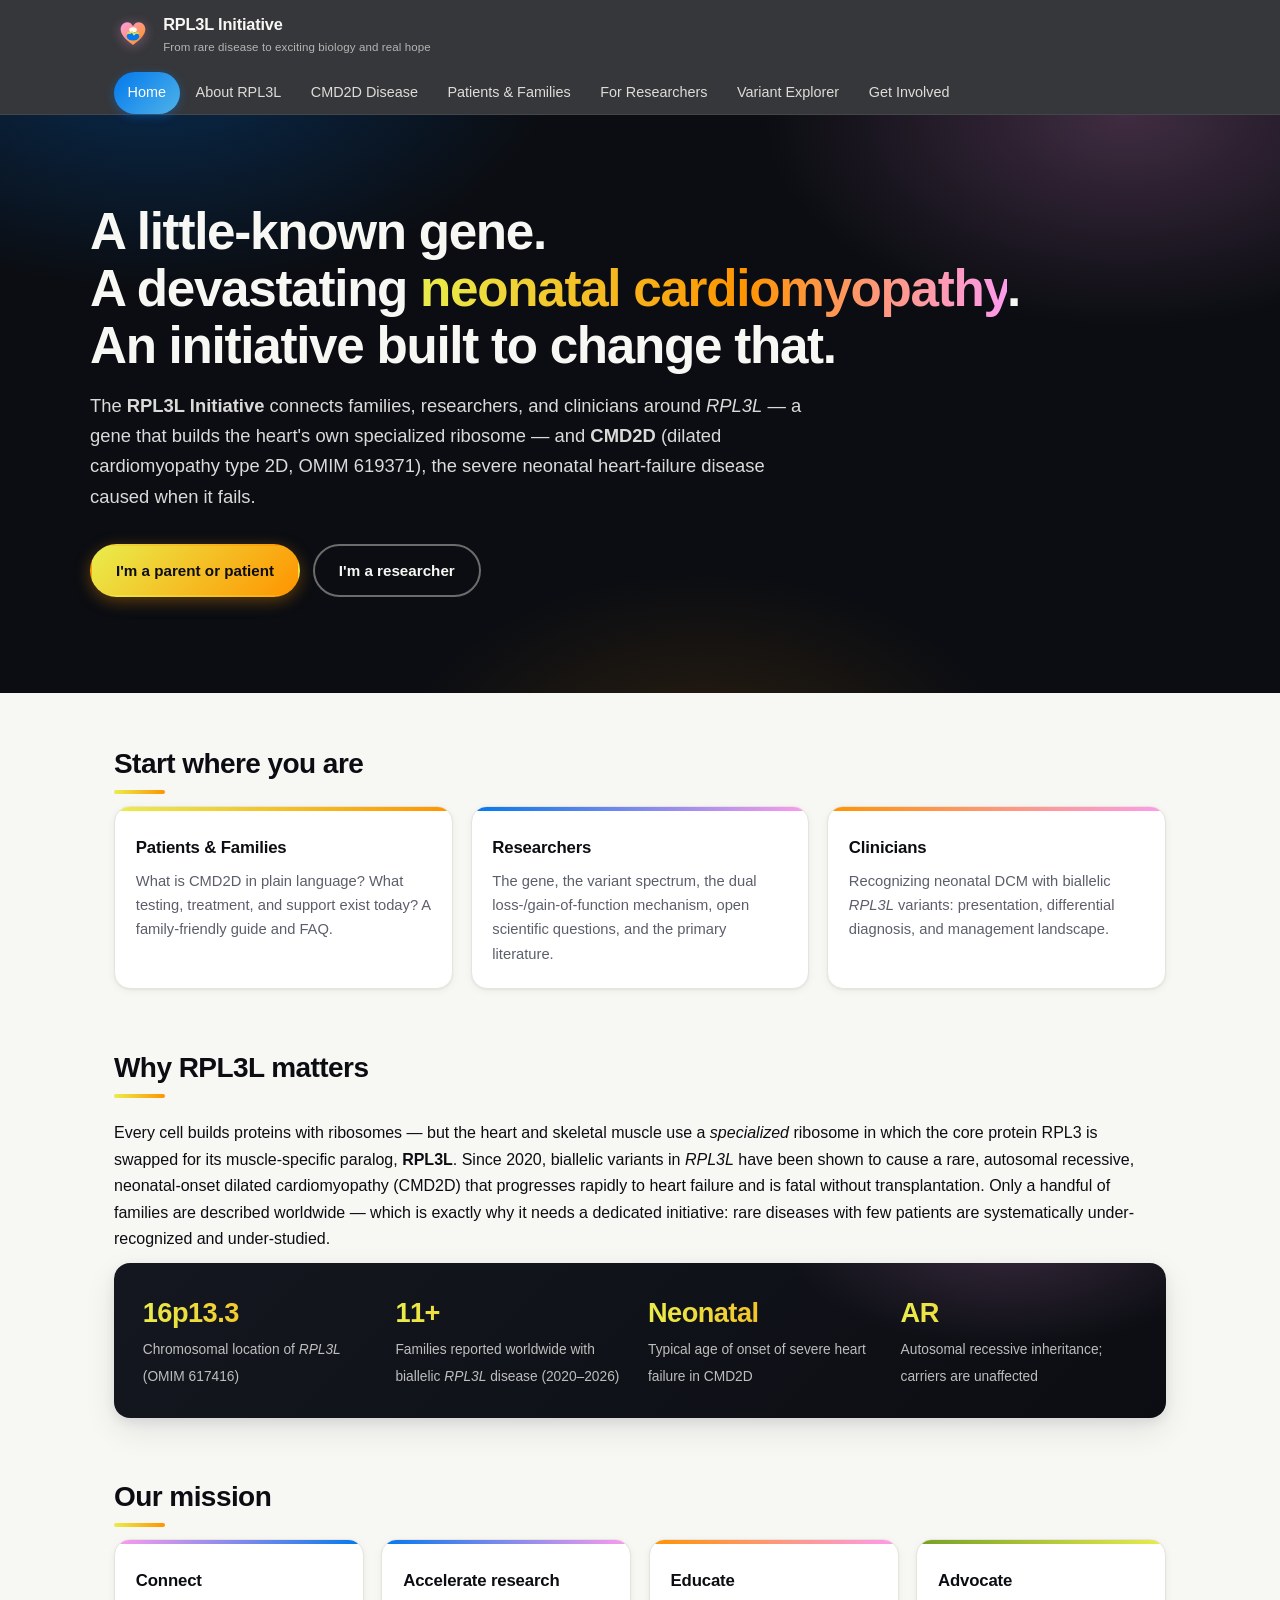
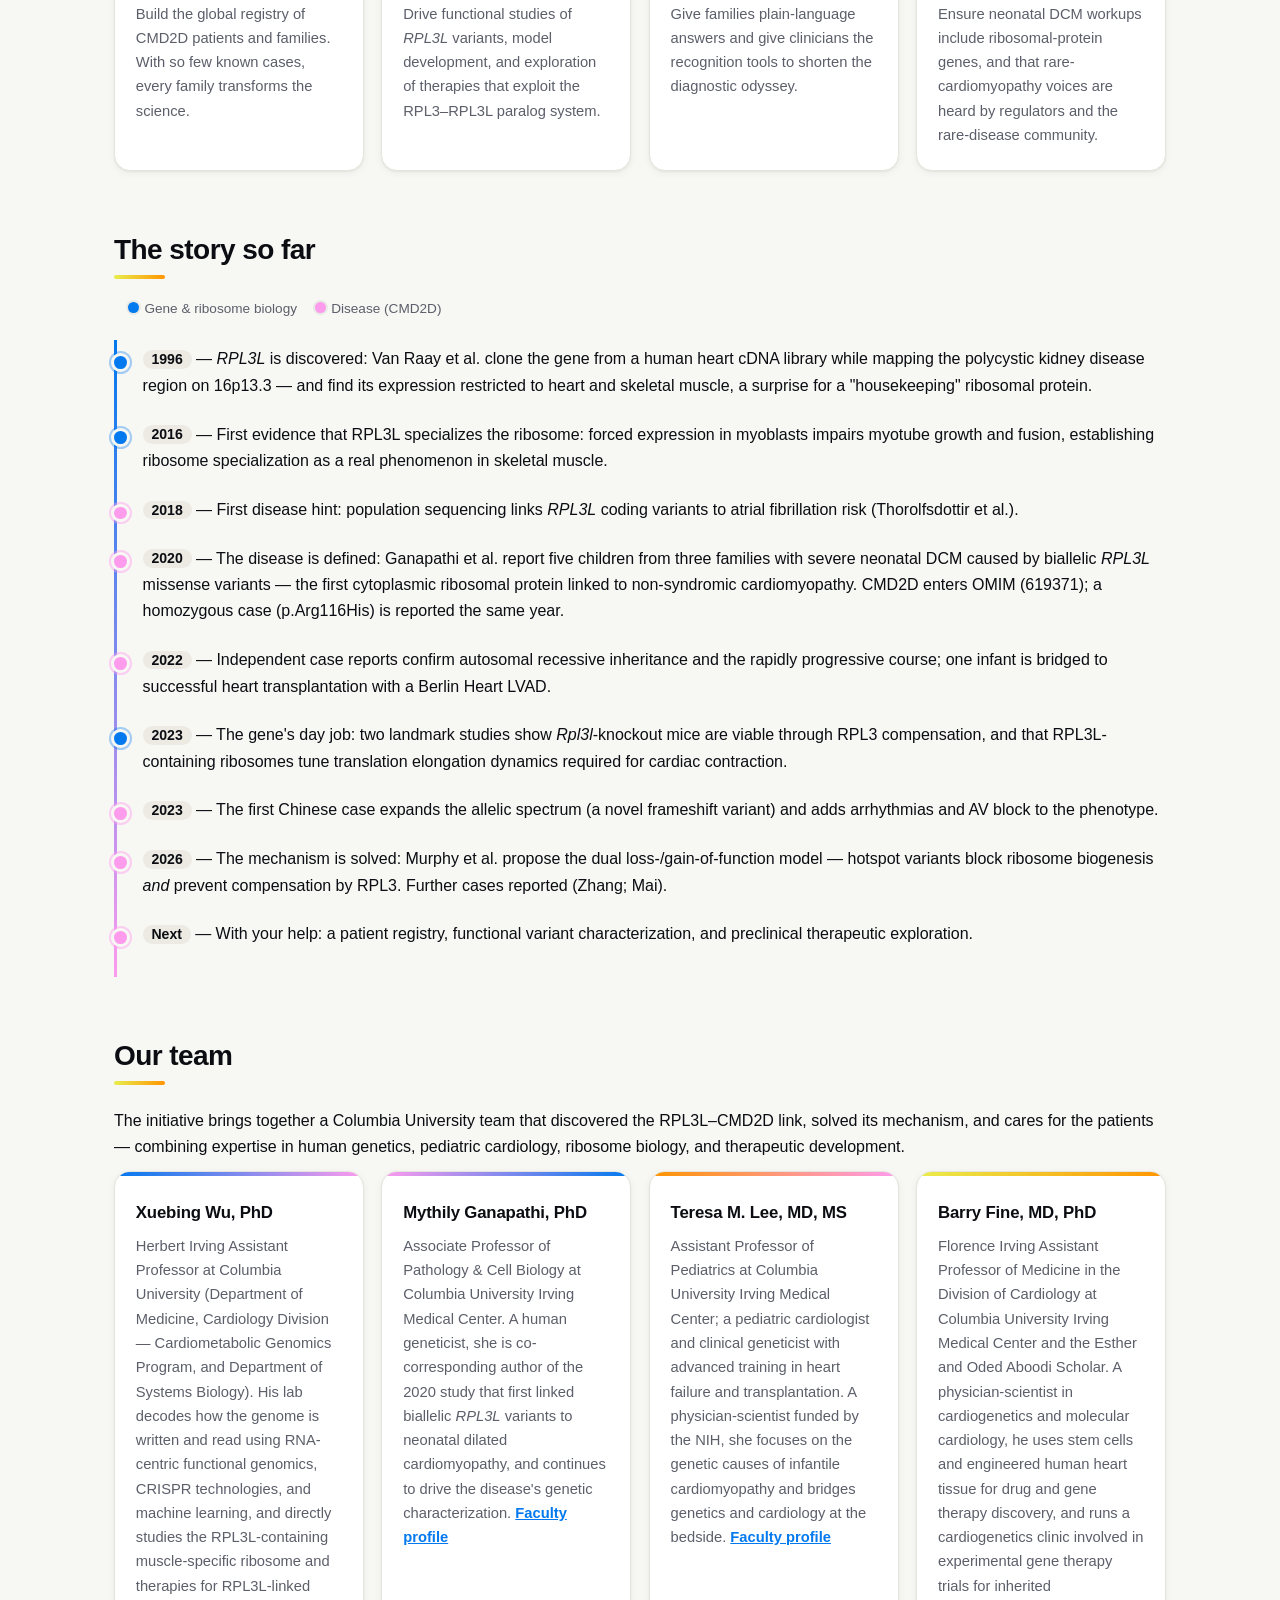
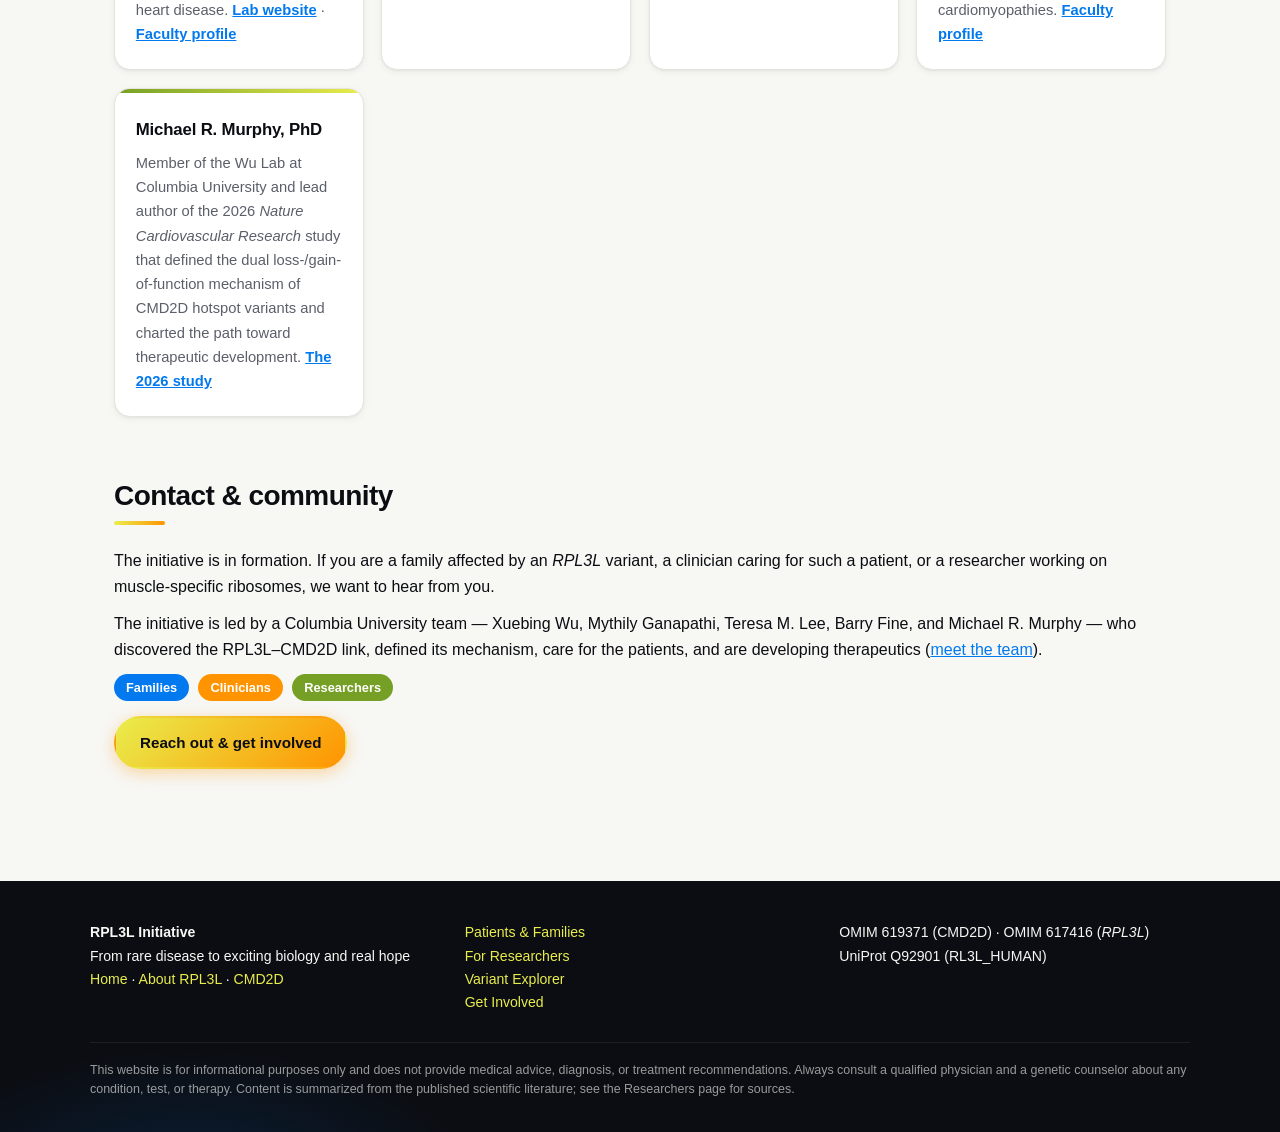
<file: index.html>
<!DOCTYPE html>
<html lang="en">
<head>
<meta charset="utf-8">
<meta name="viewport" content="width=device-width, initial-scale=1">
<title>RPL3L Initiative — Muscle-specific ribosomes, neonatal heart failure, and CMD2D</title>
<meta name="description" content="The RPL3L Initiative supports research, families, and awareness for RPL3L-related dilated cardiomyopathy (CMD2D, OMIM 619371).">
<link rel="stylesheet" href="assets/styles.css">
<link rel="icon" type="image/svg+xml" href="assets/logo.svg">
</head>
<body>

<header class="site">
  <div class="navwrap">
    <a class="brand" href="index.html">
      <svg class="mark" viewBox="0 0 40 40" aria-hidden="true" focusable="false">
        <defs>
          <linearGradient id="heartGrad" x1="0" y1="0" x2="1" y2="1">
            <stop offset="0" stop-color="#FD9BED"/>
            <stop offset="1" stop-color="#FF9400"/>
          </linearGradient>
        </defs>
        <path d="M20 31.5 C 11.5 25.5, 7 20, 7 15 C 7 10.5, 10.3 7.5, 13.8 7.5 C 16.6 7.5, 18.9 9.2, 20 11.8 C 21.1 9.2, 23.4 7.5, 26.2 7.5 C 29.7 7.5, 33 10.5, 33 15 C 33 20, 28.5 25.5, 20 31.5 Z" fill="url(#heartGrad)"/>
        <ellipse cx="20" cy="22.5" rx="6.6" ry="4.4" fill="#0279EE"/>
        <ellipse cx="20" cy="15.6" rx="4.1" ry="2.7" fill="#FAF9F3"/>
        <path d="M14.5 19 L17.5 19 L19 17.2 L21 20.8 L22.5 19 L25.5 19" fill="none" stroke="#E9ED4C" stroke-width="1.4" stroke-linecap="round" stroke-linejoin="round"/>
      </svg>
      <span class="name">RPL3L Initiative<small>From rare disease to exciting biology and real hope</small></span>
    </a>
    <nav class="main" aria-label="Main navigation">
      <ul>
        <li><a href="index.html" class="active">Home</a></li>
        <li><a href="about.html">About RPL3L</a></li>
        <li><a href="cmd2d.html">CMD2D Disease</a></li>
        <li><a href="patients.html">Patients &amp; Families</a></li>
        <li><a href="research.html">For Researchers</a></li>
        <li><a href="explorer.html">Variant Explorer</a></li>
        <li><a href="support.html">Get Involved</a></li>
      </ul>
    </nav>
  </div>
</header>

<div class="hero">
  <div class="inner">
    <h1>
      <span class="line">A little-known gene.</span>
      <span class="line">A devastating <span class="accent">neonatal cardiomyopathy</span>.</span>
      <span class="line">An initiative built to change that.</span>
    </h1>
    <p class="lede">
      The <strong>RPL3L Initiative</strong> connects families, researchers, and clinicians
      around <em>RPL3L</em> — a gene that builds the heart's own specialized ribosome — and
      <strong>CMD2D</strong> (dilated cardiomyopathy type 2D, OMIM&nbsp;619371), the severe neonatal
      heart-failure disease caused when it fails.
    </p>
    <div class="btnrow">
      <a class="btn primary" href="patients.html">I'm a parent or patient</a>
      <a class="btn ghost" href="research.html">I'm a researcher</a>
    </div>
  </div>
</div>

<main>

  <section>
    <h2>Start where you are</h2>
    <div class="cards">
      <a class="card c-yellow" href="patients.html">
        <h3>Patients &amp; Families</h3>
        <p>What is CMD2D in plain language? What testing, treatment, and support exist today? A family-friendly guide and FAQ.</p>
      </a>
      <a class="card c-blue" href="research.html">
        <h3>Researchers</h3>
        <p>The gene, the variant spectrum, the dual loss-/gain-of-function mechanism, open scientific questions, and the primary literature.</p>
      </a>
      <a class="card c-orange" href="cmd2d.html">
        <h3>Clinicians</h3>
        <p>Recognizing neonatal DCM with biallelic <em>RPL3L</em> variants: presentation, differential diagnosis, and management landscape.</p>
      </a>
    </div>
  </section>

  <section>
    <h2>Why RPL3L matters</h2>
    <p>
      Every cell builds proteins with ribosomes — but the heart and skeletal muscle use a <em>specialized</em>
      ribosome in which the core protein RPL3 is swapped for its muscle-specific paralog, <strong>RPL3L</strong>.
      Since 2020, biallelic variants in <em>RPL3L</em> have been shown to cause a rare, autosomal recessive,
      neonatal-onset dilated cardiomyopathy (CMD2D) that progresses rapidly to heart failure and is fatal without
      transplantation. Only a handful of families are described worldwide — which is exactly why it needs a dedicated initiative:
      rare diseases with few patients are systematically under-recognized and under-studied.
    </p>
    <div class="facts">
      <div class="fact"><b>16p13.3</b><span>Chromosomal location of <em>RPL3L</em> (OMIM 617416)</span></div>
      <div class="fact"><b>11+</b><span>Families reported worldwide with biallelic <em>RPL3L</em> disease (2020–2026)</span></div>
      <div class="fact"><b>Neonatal</b><span>Typical age of onset of severe heart failure in CMD2D</span></div>
      <div class="fact"><b>AR</b><span>Autosomal recessive inheritance; carriers are unaffected</span></div>
    </div>
  </section>

  <section>
    <h2>Our mission</h2>
    <div class="cards">
      <div class="card c-pink">
        <h3>Connect</h3>
        <p>Build the global registry of CMD2D patients and families. With so few known cases, every family transforms the science.</p>
      </div>
      <div class="card c-blue">
        <h3>Accelerate research</h3>
        <p>Drive functional studies of <em>RPL3L</em> variants, model development, and exploration of therapies that exploit the RPL3–RPL3L paralog system.</p>
      </div>
      <div class="card c-orange">
        <h3>Educate</h3>
        <p>Give families plain-language answers and give clinicians the recognition tools to shorten the diagnostic odyssey.</p>
      </div>
      <div class="card c-green">
        <h3>Advocate</h3>
        <p>Ensure neonatal DCM workups include ribosomal-protein genes, and that rare-cardiomyopathy voices are heard by regulators and the rare-disease community.</p>
      </div>
    </div>
  </section>

  <section>
    <h2>The story so far</h2>
    <p class="timeline-legend">
      <span class="dot gene"></span>Gene &amp; ribosome biology
      <span class="dot dis"></span>Disease (CMD2D)
    </p>
    <ul class="timeline">
      <li><b class="year">1996</b> — <em>RPL3L</em> is discovered: Van Raay et&nbsp;al. clone the gene from a human heart cDNA library while mapping the polycystic kidney disease region on 16p13.3 — and find its expression restricted to heart and skeletal muscle, a surprise for a "housekeeping" ribosomal protein.</li>
      <li><b class="year">2016</b> — First evidence that RPL3L specializes the ribosome: forced expression in myoblasts impairs myotube growth and fusion, establishing ribosome specialization as a real phenomenon in skeletal muscle.</li>
      <li class="disease"><b class="year">2018</b> — First disease hint: population sequencing links <em>RPL3L</em> coding variants to atrial fibrillation risk (Thorolfsdottir et&nbsp;al.).</li>
      <li class="disease"><b class="year">2020</b> — The disease is defined: Ganapathi et&nbsp;al. report five children from three families with severe neonatal DCM caused by biallelic <em>RPL3L</em> missense variants — the first cytoplasmic ribosomal protein linked to non-syndromic cardiomyopathy. CMD2D enters OMIM (619371); a homozygous case (p.Arg116His) is reported the same year.</li>
      <li class="disease"><b class="year">2022</b> — Independent case reports confirm autosomal recessive inheritance and the rapidly progressive course; one infant is bridged to successful heart transplantation with a Berlin Heart LVAD.</li>
      <li><b class="year">2023</b> — The gene's day job: two landmark studies show <em>Rpl3l</em>-knockout mice are viable through RPL3 compensation, and that RPL3L-containing ribosomes tune translation elongation dynamics required for cardiac contraction.</li>
      <li class="disease"><b class="year">2023</b> — The first Chinese case expands the allelic spectrum (a novel frameshift variant) and adds arrhythmias and AV block to the phenotype.</li>
      <li class="disease"><b class="year">2026</b> — The mechanism is solved: Murphy et&nbsp;al. propose the dual loss-/gain-of-function model — hotspot variants block ribosome biogenesis <em>and</em> prevent compensation by RPL3. Further cases reported (Zhang; Mai).</li>
      <li class="disease"><b class="year">Next</b> — With your help: a patient registry, functional variant characterization, and preclinical therapeutic exploration.</li>
    </ul>
  </section>

  <section id="team">
    <h2>Our team</h2>
    <p>
      The initiative brings together a Columbia University team that discovered the RPL3L–CMD2D link,
      solved its mechanism, and cares for the patients — combining expertise in human genetics,
      pediatric cardiology, ribosome biology, and therapeutic development.
    </p>
    <div class="cards">
      <div class="card c-blue">
        <h3>Xuebing Wu, PhD</h3>
        <p>
          Herbert Irving Assistant Professor at Columbia University (Department of Medicine,
          Cardiology Division — Cardiometabolic Genomics Program, and Department of Systems Biology). His lab decodes how the
          genome is written and read using RNA-centric functional genomics, CRISPR technologies, and
          machine learning, and directly studies the RPL3L-containing muscle-specific ribosome and
          therapies for RPL3L-linked heart disease.
          <a href="https://xwulab.org" target="_blank" rel="noopener">Lab website</a> ·
          <a href="https://www.vagelos.columbia.edu/profile/xuebing-wu-phd" target="_blank" rel="noopener">Faculty profile</a>
        </p>
      </div>
      <div class="card c-pink">
        <h3>Mythily Ganapathi, PhD</h3>
        <p>
          Associate Professor of Pathology &amp; Cell Biology at Columbia University Irving Medical Center.
          A human geneticist, she is co-corresponding author of the 2020 study that first linked biallelic
          <em>RPL3L</em> variants to neonatal dilated cardiomyopathy, and continues to drive the disease's
          genetic characterization.
          <a href="https://www.pathology.columbia.edu/profile/mythily-ganapathi-phd" target="_blank" rel="noopener">Faculty profile</a>
        </p>
      </div>
      <div class="card c-orange">
        <h3>Teresa M. Lee, MD, MS</h3>
        <p>
          Assistant Professor of Pediatrics at Columbia University Irving Medical Center; a pediatric
          cardiologist and clinical geneticist with advanced training in heart failure and transplantation. A physician-scientist funded by the
          NIH, she focuses on the genetic causes of infantile cardiomyopathy and bridges genetics and
          cardiology at the bedside.
          <a href="https://ccrcresearch.org/team/teresa-m-lee-md/" target="_blank" rel="noopener">Faculty profile</a>
        </p>
      </div>

      <div class="card c-yellow">
        <h3>Barry Fine, MD, PhD</h3>
        <p>
          Florence Irving Assistant Professor of Medicine in the Division of Cardiology at Columbia
          University Irving Medical Center and the Esther and Oded Aboodi Scholar. A physician-scientist in cardiogenetics
          and molecular cardiology, he uses stem cells and engineered human heart tissue for drug and gene
          therapy discovery, and runs a cardiogenetics clinic involved in experimental gene therapy trials
          for inherited cardiomyopathies.
          <a href="https://www.columbiacardiology.org/profile/barry-m-fine-md" target="_blank" rel="noopener">Faculty profile</a>
        </p>
      </div>      <div class="card c-green">
        <h3>Michael R. Murphy, PhD</h3>
        <p>
          Member of the Wu Lab at Columbia University and lead author of the 2026
          <em>Nature Cardiovascular Research</em> study that defined the dual loss-/gain-of-function
          mechanism of CMD2D hotspot variants and charted the path toward therapeutic development.
          <a href="https://doi.org/10.1038/s44161-025-00761-8" target="_blank" rel="noopener">The 2026 study</a>
        </p>
      </div>
    </div>
  </section>

  <section>
    <h2>Contact &amp; community</h2>
    <p>
      The initiative is in formation. If you are a family affected by an <em>RPL3L</em> variant, a clinician
      caring for such a patient, or a researcher working on muscle-specific ribosomes, we want to hear from you.
    <p>
      The initiative is led by a Columbia University team — Xuebing Wu, Mythily Ganapathi, Teresa M. Lee,
      Barry Fine, and Michael R. Murphy — who discovered the RPL3L–CMD2D link, defined its mechanism, care for
      the patients, and are developing therapeutics (<a href="#team">meet the team</a>).
    </p>
    </p>
    <p><span class="pill b">Families</span> <span class="pill o">Clinicians</span> <span class="pill g">Researchers</span></p>
    <p><a class="btn primary" href="support.html">Reach out &amp; get involved</a></p>
  </section>

</main>

<footer class="site">
  <div class="inner">
    <div>
      <strong>RPL3L Initiative</strong><br>
      From rare disease to exciting biology and real hope<br>
      <a href="index.html">Home</a> · <a href="about.html">About RPL3L</a> · <a href="cmd2d.html">CMD2D</a>
    </div>
    <div>
      <a href="patients.html">Patients &amp; Families</a><br>
      <a href="research.html">For Researchers</a><br>
      <a href="explorer.html">Variant Explorer</a><br>
      <a href="support.html">Get Involved</a>
    </div>
    <div>
      OMIM 619371 (CMD2D) · OMIM 617416 (<em>RPL3L</em>)<br>
      UniProt Q92901 (RL3L_HUMAN)
    </div>
  </div>
  <div class="disclaimer">
    This website is for informational purposes only and does not provide medical advice, diagnosis, or treatment
    recommendations. Always consult a qualified physician and a genetic counselor about any condition, test, or
    therapy. Content is summarized from the published scientific literature; see the Researchers page for sources.
  </div>
</footer>

</body>
</html>
</file>
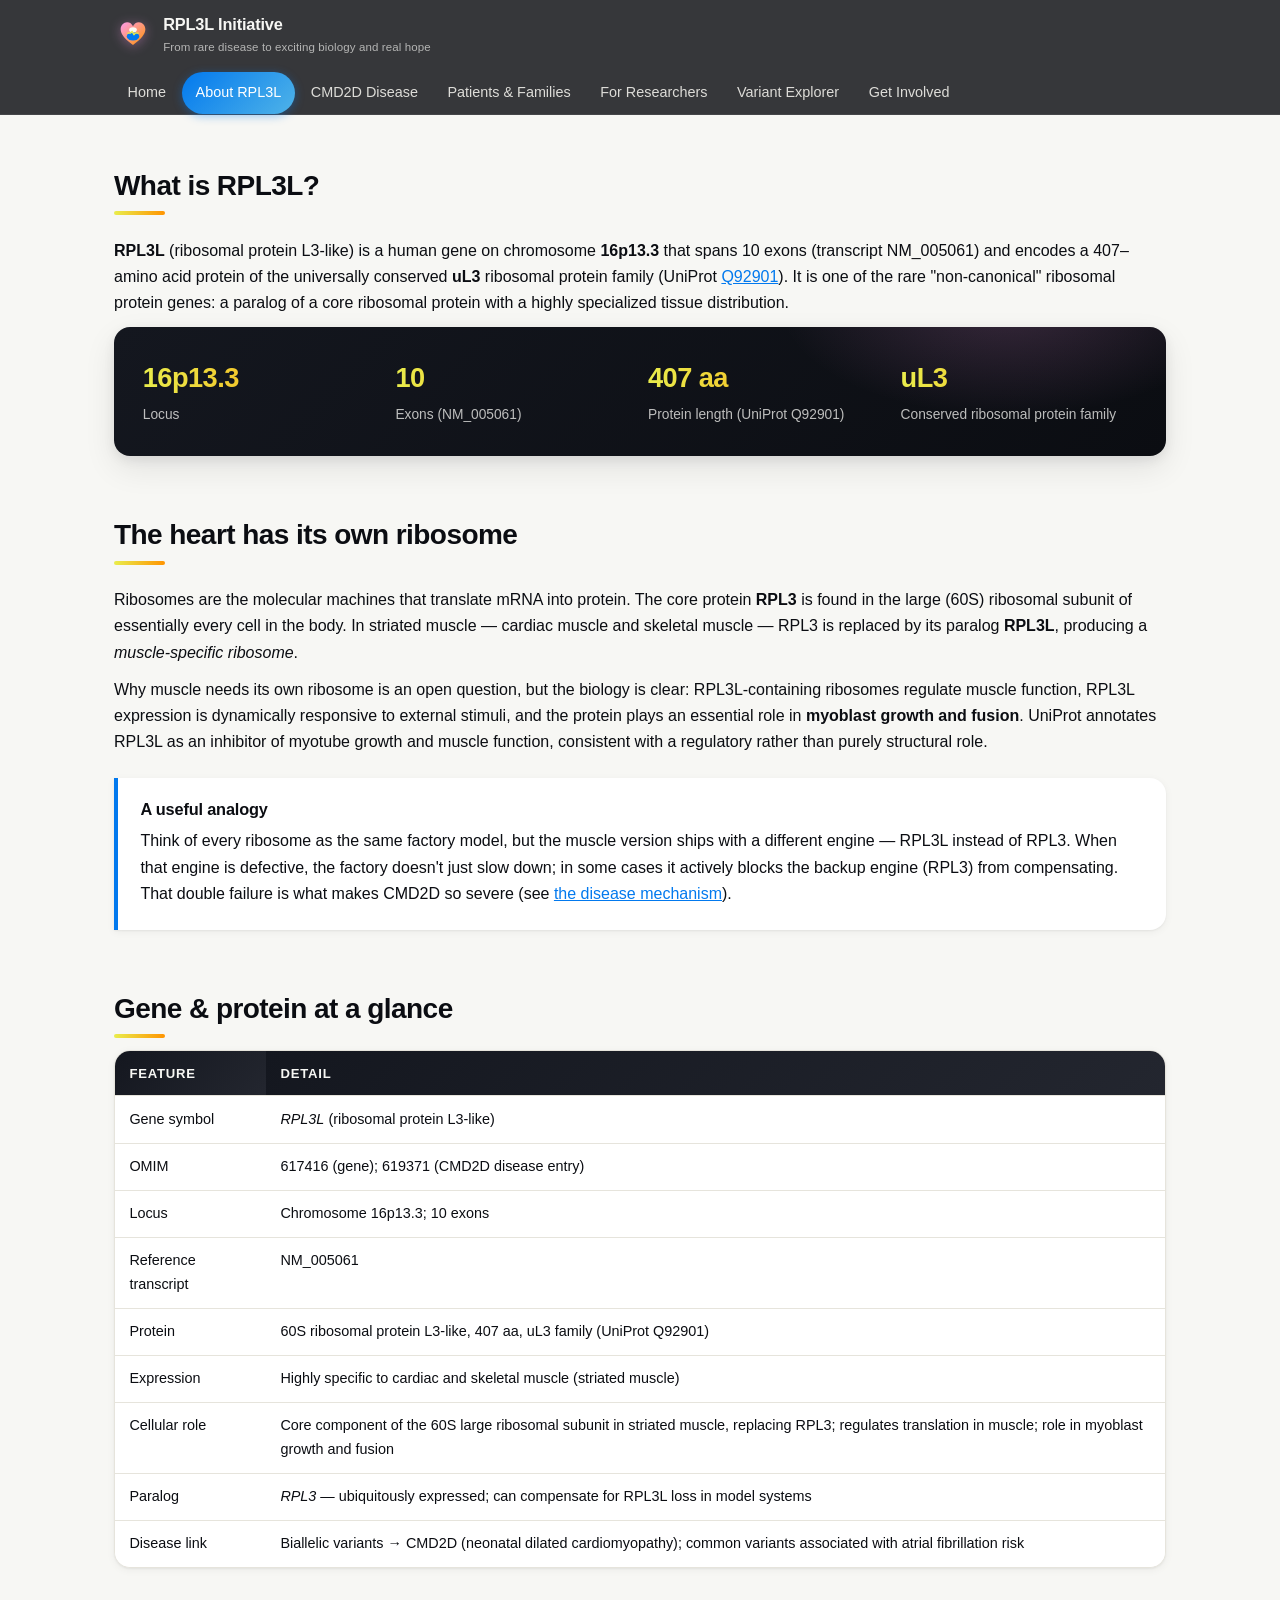
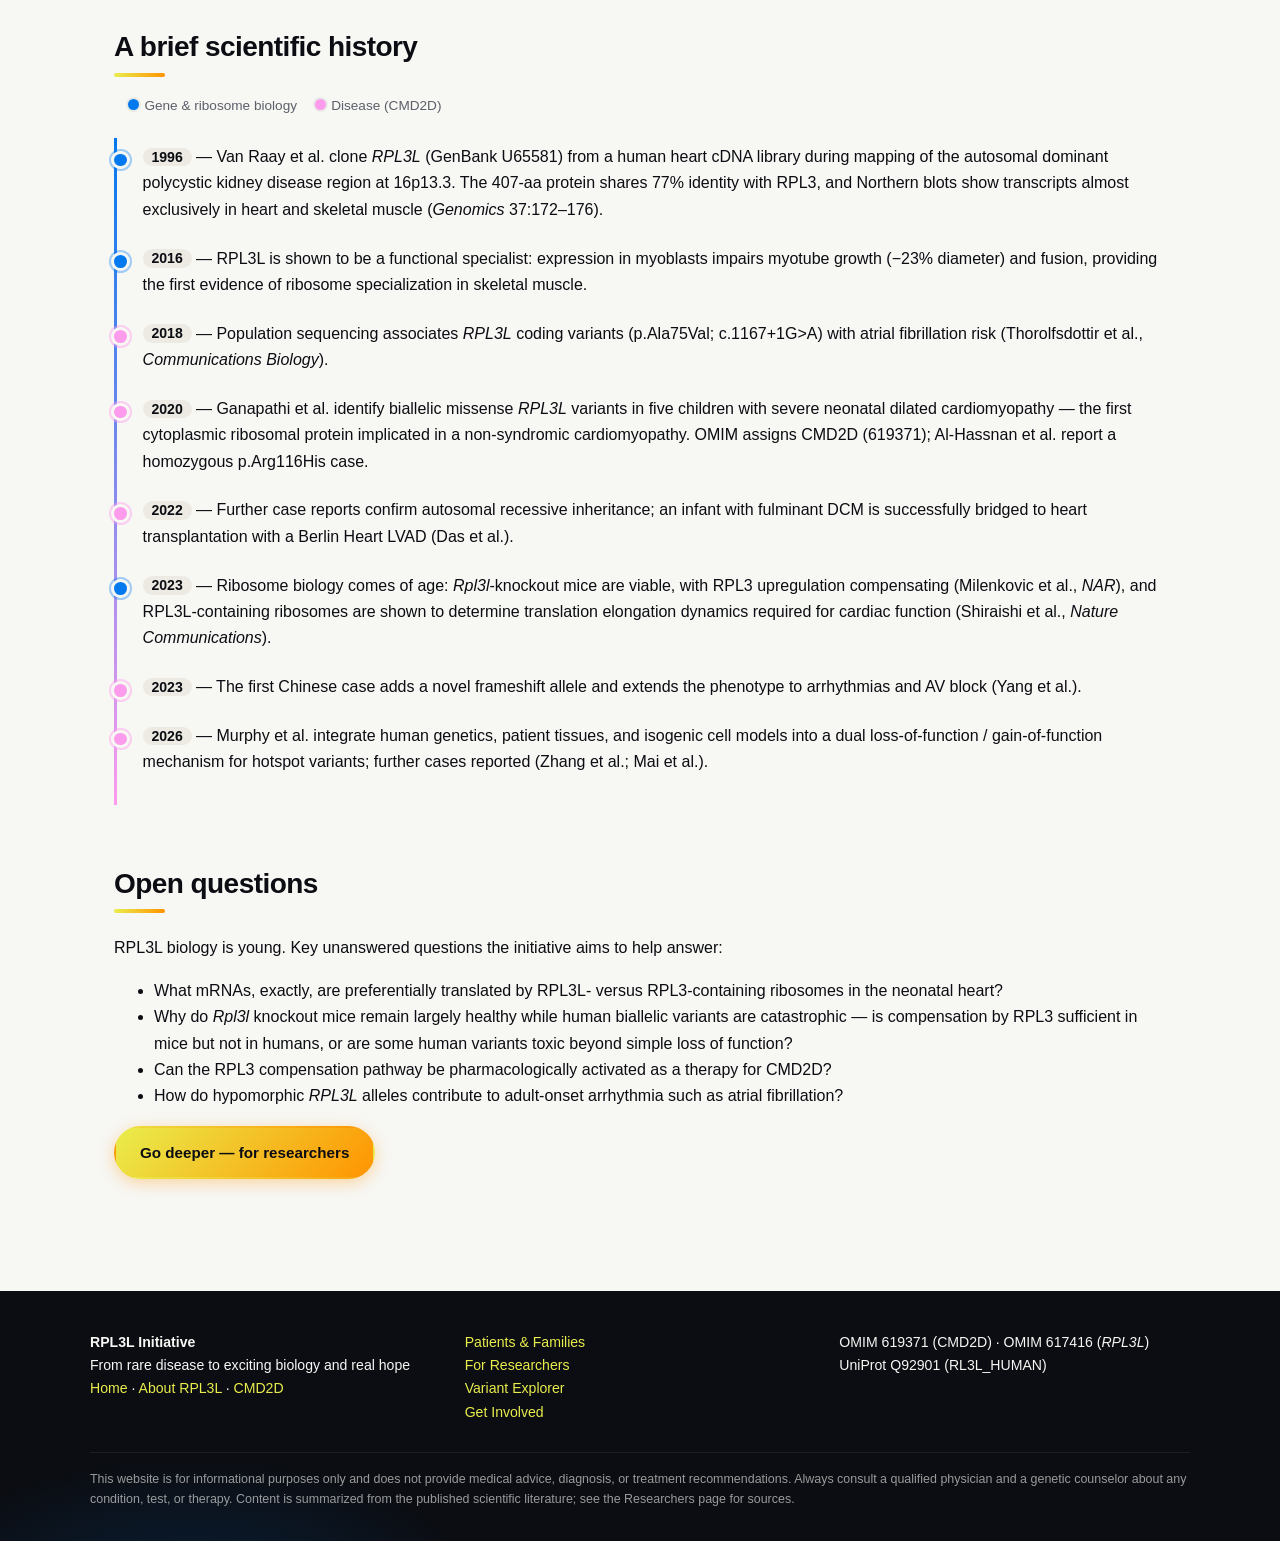
<file: about.html>
<!DOCTYPE html>
<html lang="en">
<head>
<meta charset="utf-8">
<meta name="viewport" content="width=device-width, initial-scale=1">
<title>About RPL3L — RPL3L Initiative</title>
<meta name="description" content="RPL3L: the muscle-specific ribosomal protein. Gene, protein, function, and why the heart has its own ribosome.">
<link rel="stylesheet" href="assets/styles.css">
<link rel="icon" type="image/svg+xml" href="assets/logo.svg">
</head>
<body>

<header class="site">
  <div class="navwrap">
    <a class="brand" href="index.html">
      <svg class="mark" viewBox="0 0 40 40" aria-hidden="true" focusable="false">
        <defs>
          <linearGradient id="heartGrad" x1="0" y1="0" x2="1" y2="1">
            <stop offset="0" stop-color="#FD9BED"/>
            <stop offset="1" stop-color="#FF9400"/>
          </linearGradient>
        </defs>
        <path d="M20 31.5 C 11.5 25.5, 7 20, 7 15 C 7 10.5, 10.3 7.5, 13.8 7.5 C 16.6 7.5, 18.9 9.2, 20 11.8 C 21.1 9.2, 23.4 7.5, 26.2 7.5 C 29.7 7.5, 33 10.5, 33 15 C 33 20, 28.5 25.5, 20 31.5 Z" fill="url(#heartGrad)"/>
        <ellipse cx="20" cy="22.5" rx="6.6" ry="4.4" fill="#0279EE"/>
        <ellipse cx="20" cy="15.6" rx="4.1" ry="2.7" fill="#FAF9F3"/>
        <path d="M14.5 19 L17.5 19 L19 17.2 L21 20.8 L22.5 19 L25.5 19" fill="none" stroke="#E9ED4C" stroke-width="1.4" stroke-linecap="round" stroke-linejoin="round"/>
      </svg>
      <span class="name">RPL3L Initiative<small>From rare disease to exciting biology and real hope</small></span>
    </a>
    <nav class="main" aria-label="Main navigation">
      <ul>
        <li><a href="index.html">Home</a></li>
        <li><a href="about.html" class="active">About RPL3L</a></li>
        <li><a href="cmd2d.html">CMD2D Disease</a></li>
        <li><a href="patients.html">Patients &amp; Families</a></li>
        <li><a href="research.html">For Researchers</a></li>
        <li><a href="explorer.html">Variant Explorer</a></li>
        <li><a href="support.html">Get Involved</a></li>
      </ul>
    </nav>
  </div>
</header>

<main>
  <section>
    <h2>What is RPL3L?</h2>
    <p>
      <strong>RPL3L</strong> (ribosomal protein L3-like) is a human gene on chromosome <strong>16p13.3</strong>
      that spans 10 exons (transcript NM_005061) and encodes a 407–amino acid protein of the universally
      conserved <strong>uL3</strong> ribosomal protein family (UniProt <a href="https://rest.uniprot.org/uniprotkb/Q92901" target="_blank" rel="noopener">Q92901</a>).
      It is one of the rare "non-canonical" ribosomal protein genes: a paralog of a core ribosomal protein
      with a highly specialized tissue distribution.
    </p>
    <div class="facts">
      <div class="fact"><b>16p13.3</b><span>Locus</span></div>
      <div class="fact"><b>10</b><span>Exons (NM_005061)</span></div>
      <div class="fact"><b>407 aa</b><span>Protein length (UniProt Q92901)</span></div>
      <div class="fact"><b>uL3</b><span>Conserved ribosomal protein family</span></div>
    </div>
  </section>

  <section>
    <h2>The heart has its own ribosome</h2>
    <p>
      Ribosomes are the molecular machines that translate mRNA into protein. The core protein
      <strong>RPL3</strong> is found in the large (60S) ribosomal subunit of essentially every cell in the body.
      In striated muscle — cardiac muscle and skeletal muscle — RPL3 is replaced by its paralog
      <strong>RPL3L</strong>, producing a <em>muscle-specific ribosome</em>.
    </p>
    <p>
      Why muscle needs its own ribosome is an open question, but the biology is clear: RPL3L-containing
      ribosomes regulate muscle function, RPL3L expression is dynamically responsive to external stimuli,
      and the protein plays an essential role in <strong>myoblast growth and fusion</strong>. UniProt annotates
      RPL3L as an inhibitor of myotube growth and muscle function, consistent with a regulatory rather than
      purely structural role.
    </p>
    <div class="callout blue">
      <h3>A useful analogy</h3>
      <p>
        Think of every ribosome as the same factory model, but the muscle version ships with a different
        engine — RPL3L instead of RPL3. When that engine is defective, the factory doesn't just slow down;
        in some cases it actively blocks the backup engine (RPL3) from compensating. That double failure is
        what makes CMD2D so severe (see <a href="cmd2d.html#mechanism">the disease mechanism</a>).
      </p>
    </div>
  </section>

  <section>
    <h2>Gene &amp; protein at a glance</h2>
    <div class="table-scroll">
      <table class="data">
        <tr><th>Feature</th><th>Detail</th></tr>
        <tr><td>Gene symbol</td><td><em>RPL3L</em> (ribosomal protein L3-like)</td></tr>
        <tr><td>OMIM</td><td>617416 (gene); 619371 (CMD2D disease entry)</td></tr>
        <tr><td>Locus</td><td>Chromosome 16p13.3; 10 exons</td></tr>
        <tr><td>Reference transcript</td><td>NM_005061</td></tr>
        <tr><td>Protein</td><td>60S ribosomal protein L3-like, 407 aa, uL3 family (UniProt Q92901)</td></tr>
        <tr><td>Expression</td><td>Highly specific to cardiac and skeletal muscle (striated muscle)</td></tr>
        <tr><td>Cellular role</td><td>Core component of the 60S large ribosomal subunit in striated muscle, replacing RPL3; regulates translation in muscle; role in myoblast growth and fusion</td></tr>
        <tr><td>Paralog</td><td><em>RPL3</em> — ubiquitously expressed; can compensate for RPL3L loss in model systems</td></tr>
        <tr><td>Disease link</td><td>Biallelic variants → CMD2D (neonatal dilated cardiomyopathy); common variants associated with atrial fibrillation risk</td></tr>
      </table>
    </div>
  </section>

  <section>
    <h2>A brief scientific history</h2>
    <p class="timeline-legend">
      <span class="dot gene"></span>Gene &amp; ribosome biology
      <span class="dot dis"></span>Disease (CMD2D)
    </p>
    <ul class="timeline">
      <li><b class="year">1996</b> — Van Raay et&nbsp;al. clone <em>RPL3L</em> (GenBank U65581) from a human heart cDNA library during mapping of the autosomal dominant polycystic kidney disease region at 16p13.3. The 407-aa protein shares 77% identity with RPL3, and Northern blots show transcripts almost exclusively in heart and skeletal muscle (<em>Genomics</em> 37:172–176).</li>
      <li><b class="year">2016</b> — RPL3L is shown to be a functional specialist: expression in myoblasts impairs myotube growth (−23% diameter) and fusion, providing the first evidence of ribosome specialization in skeletal muscle.</li>
      <li class="disease"><b class="year">2018</b> — Population sequencing associates <em>RPL3L</em> coding variants (p.Ala75Val; c.1167+1G&gt;A) with atrial fibrillation risk (Thorolfsdottir et&nbsp;al., <em>Communications Biology</em>).</li>
      <li class="disease"><b class="year">2020</b> — Ganapathi et&nbsp;al. identify biallelic missense <em>RPL3L</em> variants in five children with severe neonatal dilated cardiomyopathy — the first cytoplasmic ribosomal protein implicated in a non-syndromic cardiomyopathy. OMIM assigns CMD2D (619371); Al-Hassnan et&nbsp;al. report a homozygous p.Arg116His case.</li>
      <li class="disease"><b class="year">2022</b> — Further case reports confirm autosomal recessive inheritance; an infant with fulminant DCM is successfully bridged to heart transplantation with a Berlin Heart LVAD (Das et&nbsp;al.).</li>
      <li><b class="year">2023</b> — Ribosome biology comes of age: <em>Rpl3l</em>-knockout mice are viable, with RPL3 upregulation compensating (Milenkovic et&nbsp;al., <em>NAR</em>), and RPL3L-containing ribosomes are shown to determine translation elongation dynamics required for cardiac function (Shiraishi et&nbsp;al., <em>Nature Communications</em>).</li>
      <li class="disease"><b class="year">2023</b> — The first Chinese case adds a novel frameshift allele and extends the phenotype to arrhythmias and AV block (Yang et&nbsp;al.).</li>
      <li class="disease"><b class="year">2026</b> — Murphy et&nbsp;al. integrate human genetics, patient tissues, and isogenic cell models into a dual loss-of-function / gain-of-function mechanism for hotspot variants; further cases reported (Zhang et&nbsp;al.; Mai et&nbsp;al.).</li>
    </ul>
  </section>

  <section>
    <h2>Open questions</h2>
    <p>
      RPL3L biology is young. Key unanswered questions the initiative aims to help answer:
    </p>
    <ul>
      <li>What mRNAs, exactly, are preferentially translated by RPL3L- versus RPL3-containing ribosomes in the neonatal heart?</li>
      <li>Why do <em>Rpl3l</em> knockout mice remain largely healthy while human biallelic variants are catastrophic — is compensation by RPL3 sufficient in mice but not in humans, or are some human variants toxic beyond simple loss of function?</li>
      <li>Can the RPL3 compensation pathway be pharmacologically activated as a therapy for CMD2D?</li>
      <li>How do hypomorphic <em>RPL3L</em> alleles contribute to adult-onset arrhythmia such as atrial fibrillation?</li>
    </ul>
    <p><a class="btn primary" href="research.html">Go deeper — for researchers</a></p>
  </section>
</main>

<footer class="site">
  <div class="inner">
    <div>
      <strong>RPL3L Initiative</strong><br>
      From rare disease to exciting biology and real hope<br>
      <a href="index.html">Home</a> · <a href="about.html">About RPL3L</a> · <a href="cmd2d.html">CMD2D</a>
    </div>
    <div>
      <a href="patients.html">Patients &amp; Families</a><br>
      <a href="research.html">For Researchers</a><br>
      <a href="explorer.html">Variant Explorer</a><br>
      <a href="support.html">Get Involved</a>
    </div>
    <div>
      OMIM 619371 (CMD2D) · OMIM 617416 (<em>RPL3L</em>)<br>
      UniProt Q92901 (RL3L_HUMAN)
    </div>
  </div>
  <div class="disclaimer">
    This website is for informational purposes only and does not provide medical advice, diagnosis, or treatment
    recommendations. Always consult a qualified physician and a genetic counselor about any condition, test, or
    therapy. Content is summarized from the published scientific literature; see the Researchers page for sources.
  </div>
</footer>

</body>
</html>
</file>
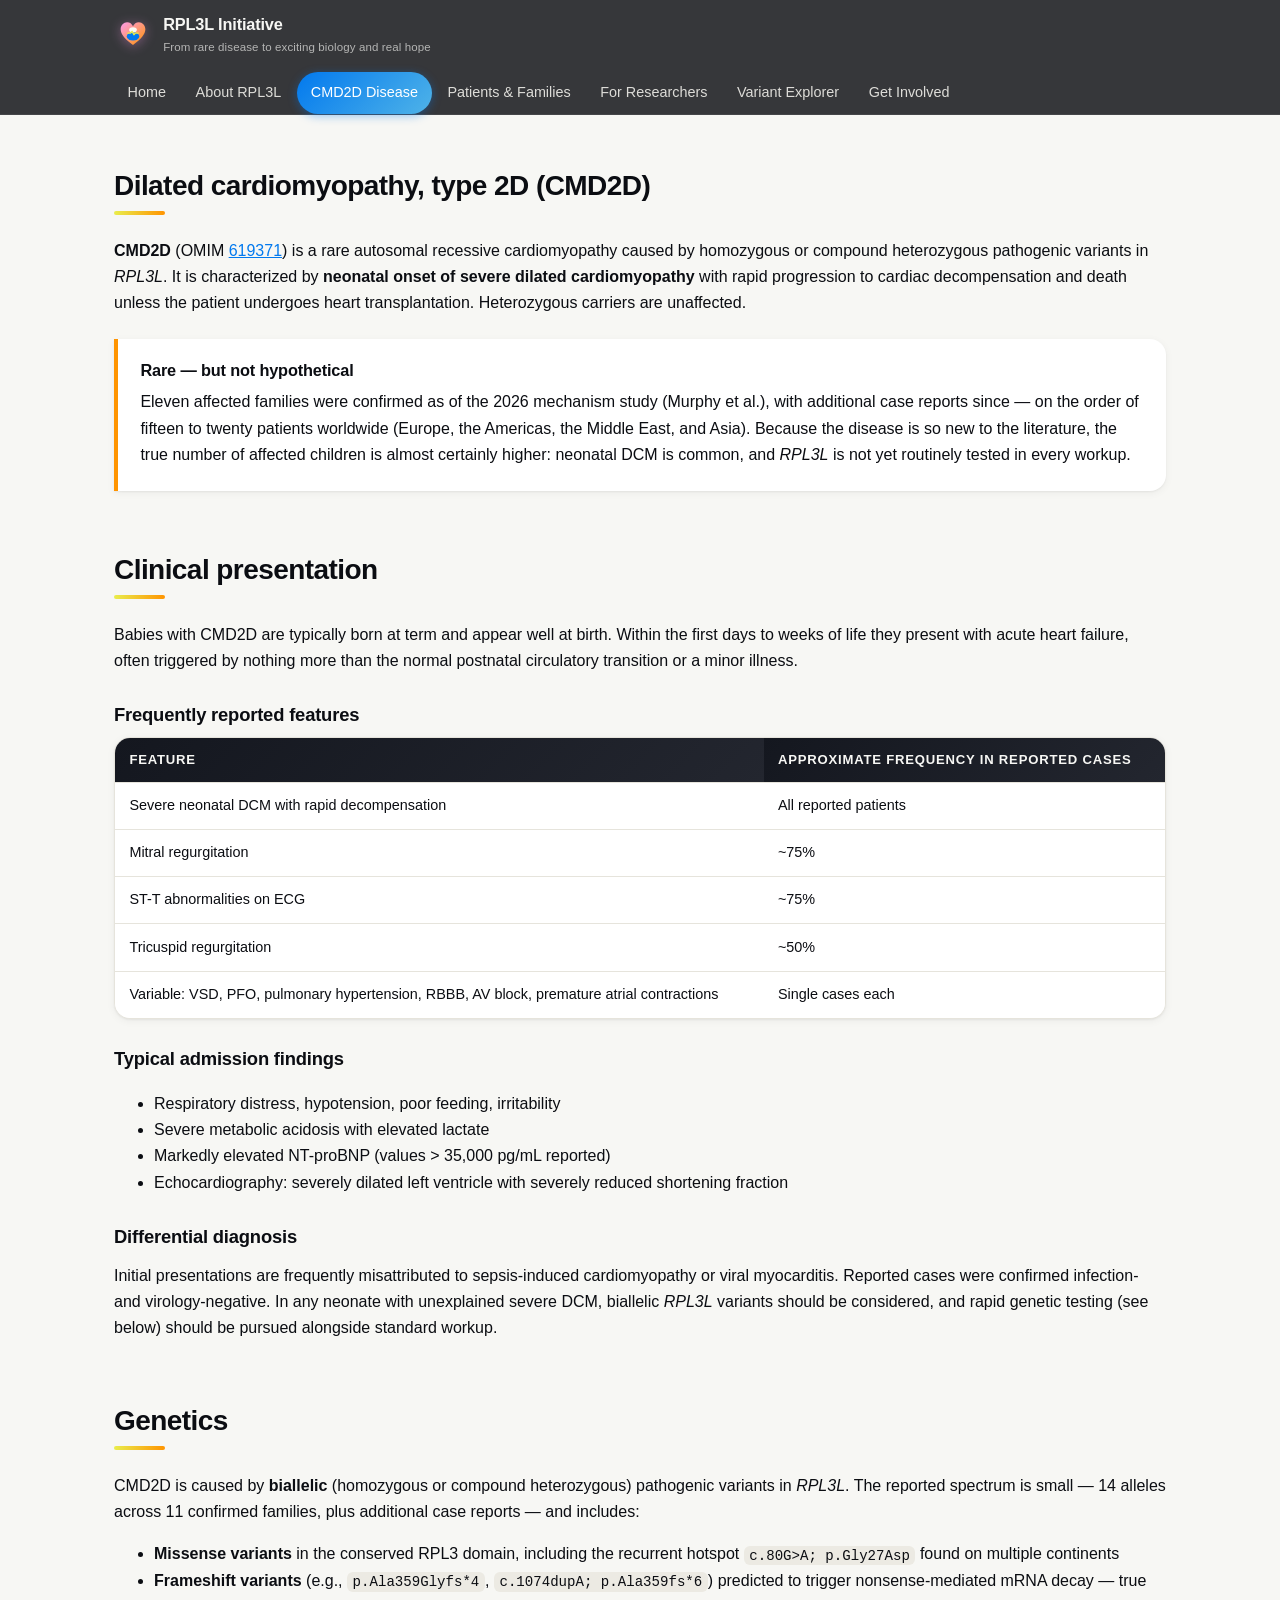
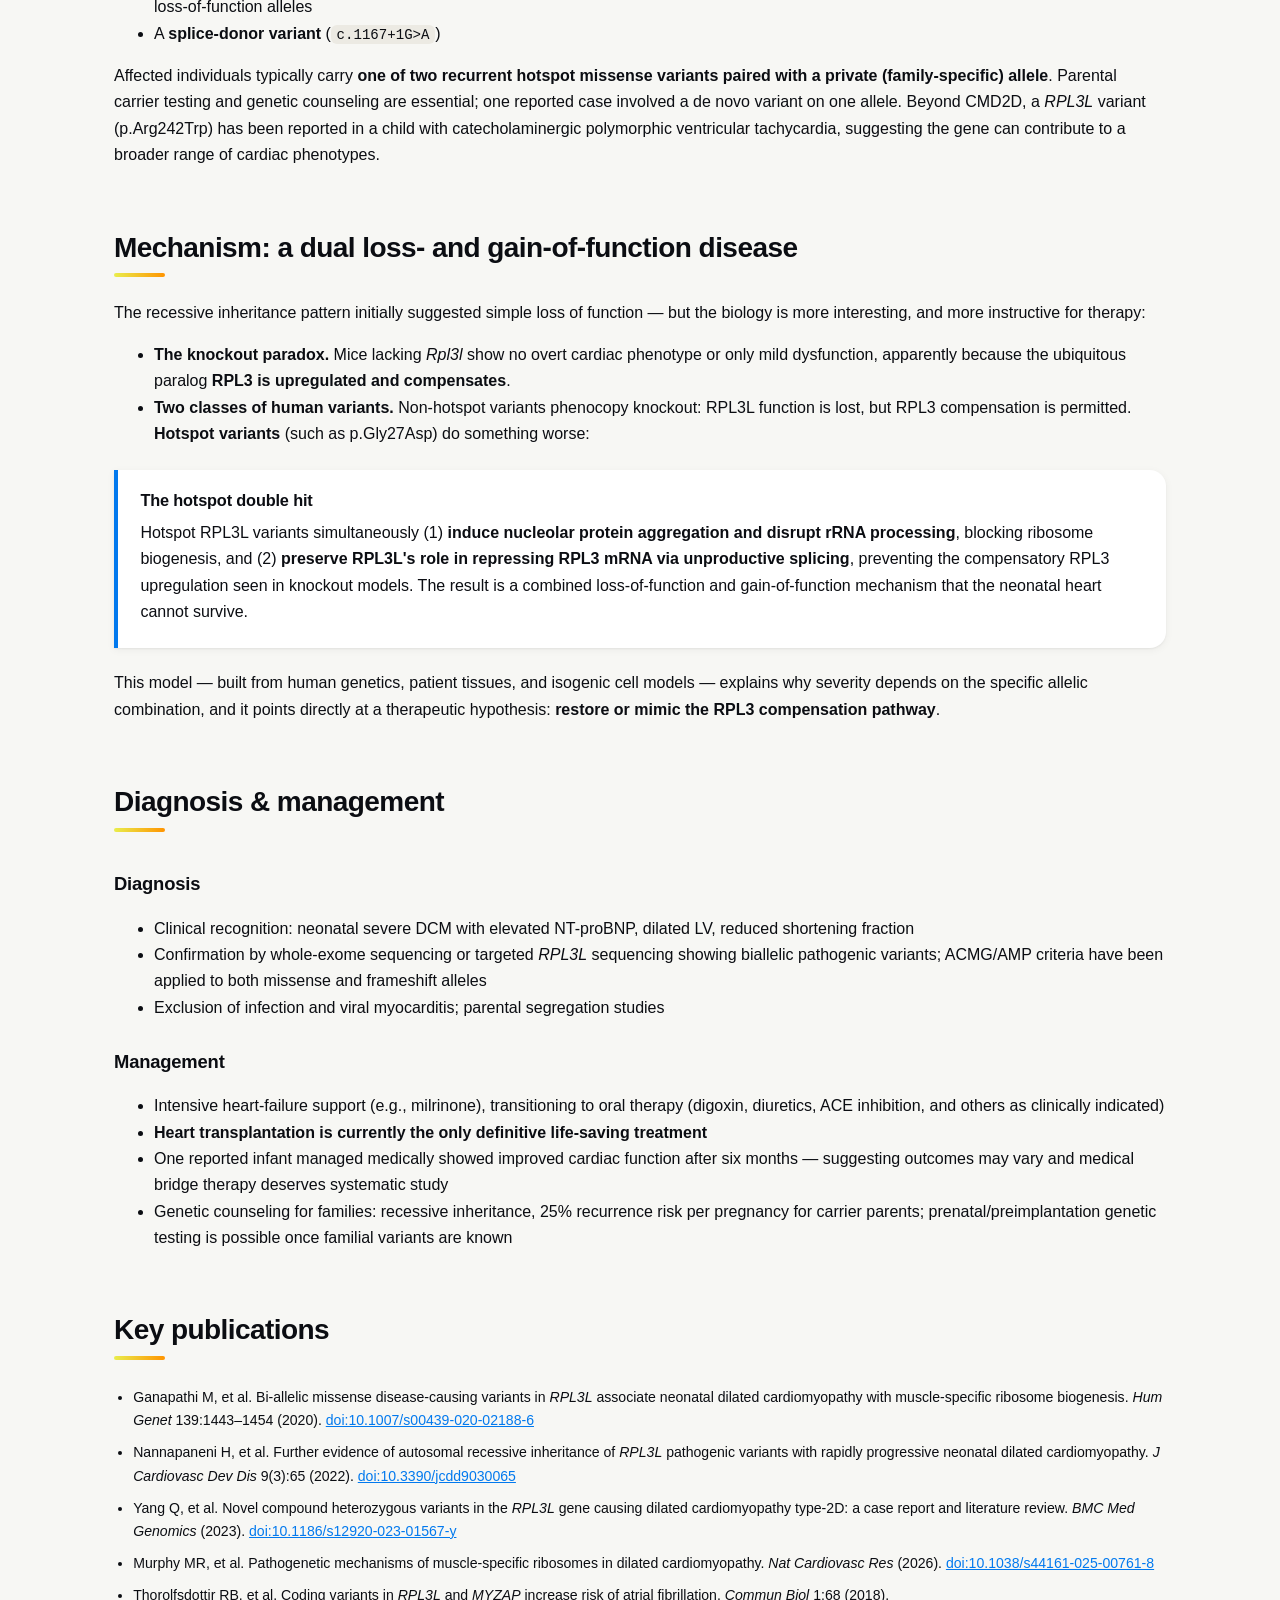
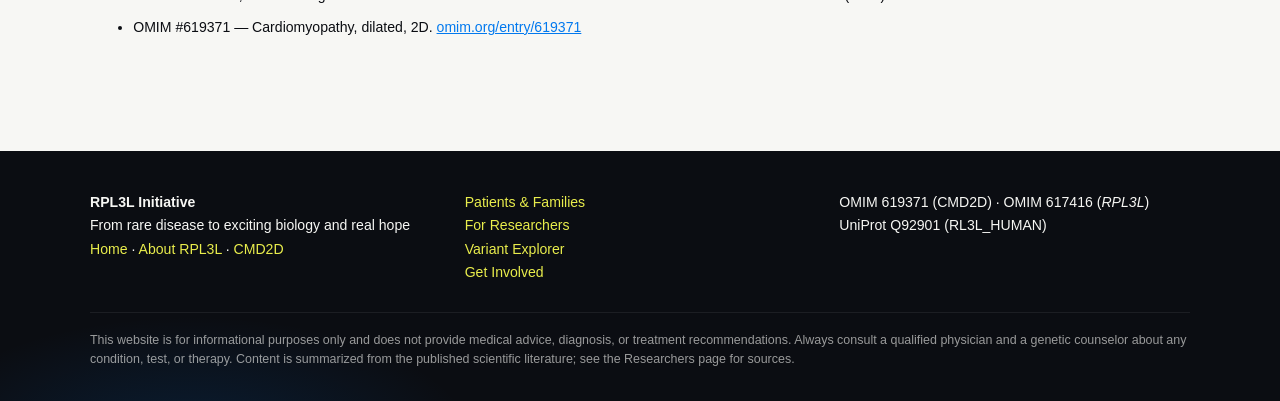
<file: cmd2d.html>
<!DOCTYPE html>
<html lang="en">
<head>
<meta charset="utf-8">
<meta name="viewport" content="width=device-width, initial-scale=1">
<title>CMD2D — Dilated Cardiomyopathy Type 2D — RPL3L Initiative</title>
<meta name="description" content="CMD2D (OMIM 619371): a severe autosomal recessive neonatal dilated cardiomyopathy caused by biallelic RPL3L variants. Clinical features, genetics, and mechanism.">
<link rel="stylesheet" href="assets/styles.css">
<link rel="icon" type="image/svg+xml" href="assets/logo.svg">
</head>
<body>

<header class="site">
  <div class="navwrap">
    <a class="brand" href="index.html">
      <svg class="mark" viewBox="0 0 40 40" aria-hidden="true" focusable="false">
        <defs>
          <linearGradient id="heartGrad" x1="0" y1="0" x2="1" y2="1">
            <stop offset="0" stop-color="#FD9BED"/>
            <stop offset="1" stop-color="#FF9400"/>
          </linearGradient>
        </defs>
        <path d="M20 31.5 C 11.5 25.5, 7 20, 7 15 C 7 10.5, 10.3 7.5, 13.8 7.5 C 16.6 7.5, 18.9 9.2, 20 11.8 C 21.1 9.2, 23.4 7.5, 26.2 7.5 C 29.7 7.5, 33 10.5, 33 15 C 33 20, 28.5 25.5, 20 31.5 Z" fill="url(#heartGrad)"/>
        <ellipse cx="20" cy="22.5" rx="6.6" ry="4.4" fill="#0279EE"/>
        <ellipse cx="20" cy="15.6" rx="4.1" ry="2.7" fill="#FAF9F3"/>
        <path d="M14.5 19 L17.5 19 L19 17.2 L21 20.8 L22.5 19 L25.5 19" fill="none" stroke="#E9ED4C" stroke-width="1.4" stroke-linecap="round" stroke-linejoin="round"/>
      </svg>
      <span class="name">RPL3L Initiative<small>From rare disease to exciting biology and real hope</small></span>
    </a>
    <nav class="main" aria-label="Main navigation">
      <ul>
        <li><a href="index.html">Home</a></li>
        <li><a href="about.html">About RPL3L</a></li>
        <li><a href="cmd2d.html" class="active">CMD2D Disease</a></li>
        <li><a href="patients.html">Patients &amp; Families</a></li>
        <li><a href="research.html">For Researchers</a></li>
        <li><a href="explorer.html">Variant Explorer</a></li>
        <li><a href="support.html">Get Involved</a></li>
      </ul>
    </nav>
  </div>
</header>

<main>
  <section>
    <h2>Dilated cardiomyopathy, type 2D (CMD2D)</h2>
    <p>
      <strong>CMD2D</strong> (OMIM <a href="https://omim.org/entry/619371" target="_blank" rel="noopener">619371</a>)
      is a rare autosomal recessive cardiomyopathy caused by homozygous or compound heterozygous
      pathogenic variants in <em>RPL3L</em>. It is characterized by
      <strong>neonatal onset of severe dilated cardiomyopathy</strong> with rapid progression to cardiac
      decompensation and death unless the patient undergoes heart transplantation.
      Heterozygous carriers are unaffected.
    </p>
    <div class="callout">
      <h3>Rare — but not hypothetical</h3>
      <p>
        Eleven affected families were confirmed as of the 2026 mechanism study (Murphy et&nbsp;al.), with
        additional case reports since — on the order of fifteen to twenty patients worldwide (Europe, the
        Americas, the Middle East, and Asia). Because the disease is so new to the literature, the true
        number of affected children is almost certainly higher: neonatal DCM is common, and <em>RPL3L</em> is
        not yet routinely tested in every workup.
      </p>
    </div>
  </section>

  <section>
    <h2>Clinical presentation</h2>
    <p>
      Babies with CMD2D are typically born at term and appear well at birth. Within the first days to weeks
      of life they present with acute heart failure, often triggered by nothing more than the normal
      postnatal circulatory transition or a minor illness.
    </p>
    <h3>Frequently reported features</h3>
    <div class="table-scroll">
      <table class="data">
        <tr><th>Feature</th><th>Approximate frequency in reported cases</th></tr>
        <tr><td>Severe neonatal DCM with rapid decompensation</td><td>All reported patients</td></tr>
        <tr><td>Mitral regurgitation</td><td>~75%</td></tr>
        <tr><td>ST-T abnormalities on ECG</td><td>~75%</td></tr>
        <tr><td>Tricuspid regurgitation</td><td>~50%</td></tr>
        <tr><td>Variable: VSD, PFO, pulmonary hypertension, RBBB, AV block, premature atrial contractions</td><td>Single cases each</td></tr>
      </table>
    </div>
    <h3>Typical admission findings</h3>
    <ul>
      <li>Respiratory distress, hypotension, poor feeding, irritability</li>
      <li>Severe metabolic acidosis with elevated lactate</li>
      <li>Markedly elevated NT-proBNP (values &gt; 35,000 pg/mL reported)</li>
      <li>Echocardiography: severely dilated left ventricle with severely reduced shortening fraction</li>
    </ul>
    <h3>Differential diagnosis</h3>
    <p>
      Initial presentations are frequently misattributed to sepsis-induced cardiomyopathy or viral myocarditis.
      Reported cases were confirmed infection- and virology-negative. In any neonate with unexplained severe DCM,
      biallelic <em>RPL3L</em> variants should be considered, and rapid genetic testing (see below) should be pursued
      alongside standard workup.
    </p>
  </section>

  <section>
    <h2>Genetics</h2>
    <p>
      CMD2D is caused by <strong>biallelic</strong> (homozygous or compound heterozygous) pathogenic variants in
      <em>RPL3L</em>. The reported spectrum is small — 14 alleles across 11 confirmed families, plus
      additional case reports — and includes:
    </p>
    <ul>
      <li><strong>Missense variants</strong> in the conserved RPL3 domain, including the recurrent hotspot
          <code>c.80G&gt;A; p.Gly27Asp</code> found on multiple continents</li>
      <li><strong>Frameshift variants</strong> (e.g., <code>p.Ala359Glyfs*4</code>, <code>c.1074dupA; p.Ala359fs*6</code>)
          predicted to trigger nonsense-mediated mRNA decay — true loss-of-function alleles</li>
      <li>A <strong>splice-donor variant</strong> (<code>c.1167+1G&gt;A</code>)</li>
    </ul>
    <p>
      Affected individuals typically carry <strong>one of two recurrent hotspot missense variants paired with a
      private (family-specific) allele</strong>. Parental carrier testing and genetic counseling are essential;
      one reported case involved a de novo variant on one allele. Beyond CMD2D, a <em>RPL3L</em> variant
      (p.Arg242Trp) has been reported in a child with catecholaminergic polymorphic ventricular tachycardia,
      suggesting the gene can contribute to a broader range of cardiac phenotypes.
    </p>
  </section>

  <section id="mechanism">
    <h2>Mechanism: a dual loss- and gain-of-function disease</h2>
    <p>
      The recessive inheritance pattern initially suggested simple loss of function — but the biology is more
      interesting, and more instructive for therapy:
    </p>
    <ul>
      <li>
        <strong>The knockout paradox.</strong> Mice lacking <em>Rpl3l</em> show no overt cardiac phenotype or only
        mild dysfunction, apparently because the ubiquitous paralog <strong>RPL3 is upregulated and compensates</strong>.
      </li>
      <li>
        <strong>Two classes of human variants.</strong> Non-hotspot variants phenocopy knockout: RPL3L function is
        lost, but RPL3 compensation is permitted. <strong>Hotspot variants</strong> (such as p.Gly27Asp) do something worse:
      </li>
    </ul>
    <div class="callout blue">
      <h3>The hotspot double hit</h3>
      <p>
        Hotspot RPL3L variants simultaneously (1) <strong>induce nucleolar protein aggregation and disrupt rRNA
        processing</strong>, blocking ribosome biogenesis, and (2) <strong>preserve RPL3L's role in repressing RPL3
        mRNA via unproductive splicing</strong>, preventing the compensatory RPL3 upregulation seen in knockout models.
        The result is a combined loss-of-function and gain-of-function mechanism that the neonatal heart cannot survive.
      </p>
    </div>
    <p>
      This model — built from human genetics, patient tissues, and isogenic cell models — explains why severity
      depends on the specific allelic combination, and it points directly at a therapeutic hypothesis:
      <strong>restore or mimic the RPL3 compensation pathway</strong>.
    </p>
  </section>

  <section>
    <h2>Diagnosis &amp; management</h2>
    <h3>Diagnosis</h3>
    <ul>
      <li>Clinical recognition: neonatal severe DCM with elevated NT-proBNP, dilated LV, reduced shortening fraction</li>
      <li>Confirmation by whole-exome sequencing or targeted <em>RPL3L</em> sequencing showing biallelic pathogenic variants; ACMG/AMP criteria have been applied to both missense and frameshift alleles</li>
      <li>Exclusion of infection and viral myocarditis; parental segregation studies</li>
    </ul>
    <h3>Management</h3>
    <ul>
      <li>Intensive heart-failure support (e.g., milrinone), transitioning to oral therapy (digoxin, diuretics, ACE inhibition, and others as clinically indicated)</li>
      <li><strong>Heart transplantation is currently the only definitive life-saving treatment</strong></li>
      <li>One reported infant managed medically showed improved cardiac function after six months — suggesting outcomes may vary and medical bridge therapy deserves systematic study</li>
      <li>Genetic counseling for families: recessive inheritance, 25% recurrence risk per pregnancy for carrier parents; prenatal/preimplantation genetic testing is possible once familial variants are known</li>
    </ul>
  </section>

  <section>
    <h2>Key publications</h2>
    <ul class="reflist">
      <li>Ganapathi M, et al. Bi-allelic missense disease-causing variants in <em>RPL3L</em> associate neonatal dilated cardiomyopathy with muscle-specific ribosome biogenesis. <em>Hum Genet</em> 139:1443–1454 (2020). <a href="https://doi.org/10.1007/s00439-020-02188-6" target="_blank" rel="noopener">doi:10.1007/s00439-020-02188-6</a></li>
      <li>Nannapaneni H, et al. Further evidence of autosomal recessive inheritance of <em>RPL3L</em> pathogenic variants with rapidly progressive neonatal dilated cardiomyopathy. <em>J Cardiovasc Dev Dis</em> 9(3):65 (2022). <a href="https://doi.org/10.3390/jcdd9030065" target="_blank" rel="noopener">doi:10.3390/jcdd9030065</a></li>
      <li>Yang Q, et al. Novel compound heterozygous variants in the <em>RPL3L</em> gene causing dilated cardiomyopathy type-2D: a case report and literature review. <em>BMC Med Genomics</em> (2023). <a href="https://doi.org/10.1186/s12920-023-01567-y" target="_blank" rel="noopener">doi:10.1186/s12920-023-01567-y</a></li>
      <li>Murphy MR, et al. Pathogenetic mechanisms of muscle-specific ribosomes in dilated cardiomyopathy. <em>Nat Cardiovasc Res</em> (2026). <a href="https://doi.org/10.1038/s44161-025-00761-8" target="_blank" rel="noopener">doi:10.1038/s44161-025-00761-8</a></li>
      <li>Thorolfsdottir RB, et al. Coding variants in <em>RPL3L</em> and <em>MYZAP</em> increase risk of atrial fibrillation. <em>Commun Biol</em> 1:68 (2018).</li>
      <li>OMIM #619371 — Cardiomyopathy, dilated, 2D. <a href="https://omim.org/entry/619371" target="_blank" rel="noopener">omim.org/entry/619371</a></li>
    </ul>
  </section>
</main>

<footer class="site">
  <div class="inner">
    <div>
      <strong>RPL3L Initiative</strong><br>
      From rare disease to exciting biology and real hope<br>
      <a href="index.html">Home</a> · <a href="about.html">About RPL3L</a> · <a href="cmd2d.html">CMD2D</a>
    </div>
    <div>
      <a href="patients.html">Patients &amp; Families</a><br>
      <a href="research.html">For Researchers</a><br>
      <a href="explorer.html">Variant Explorer</a><br>
      <a href="support.html">Get Involved</a>
    </div>
    <div>
      OMIM 619371 (CMD2D) · OMIM 617416 (<em>RPL3L</em>)<br>
      UniProt Q92901 (RL3L_HUMAN)
    </div>
  </div>
  <div class="disclaimer">
    This website is for informational purposes only and does not provide medical advice, diagnosis, or treatment
    recommendations. Always consult a qualified physician and a genetic counselor about any condition, test, or
    therapy. Content is summarized from the published scientific literature; see the Researchers page for sources.
  </div>
</footer>

</body>
</html>
</file>
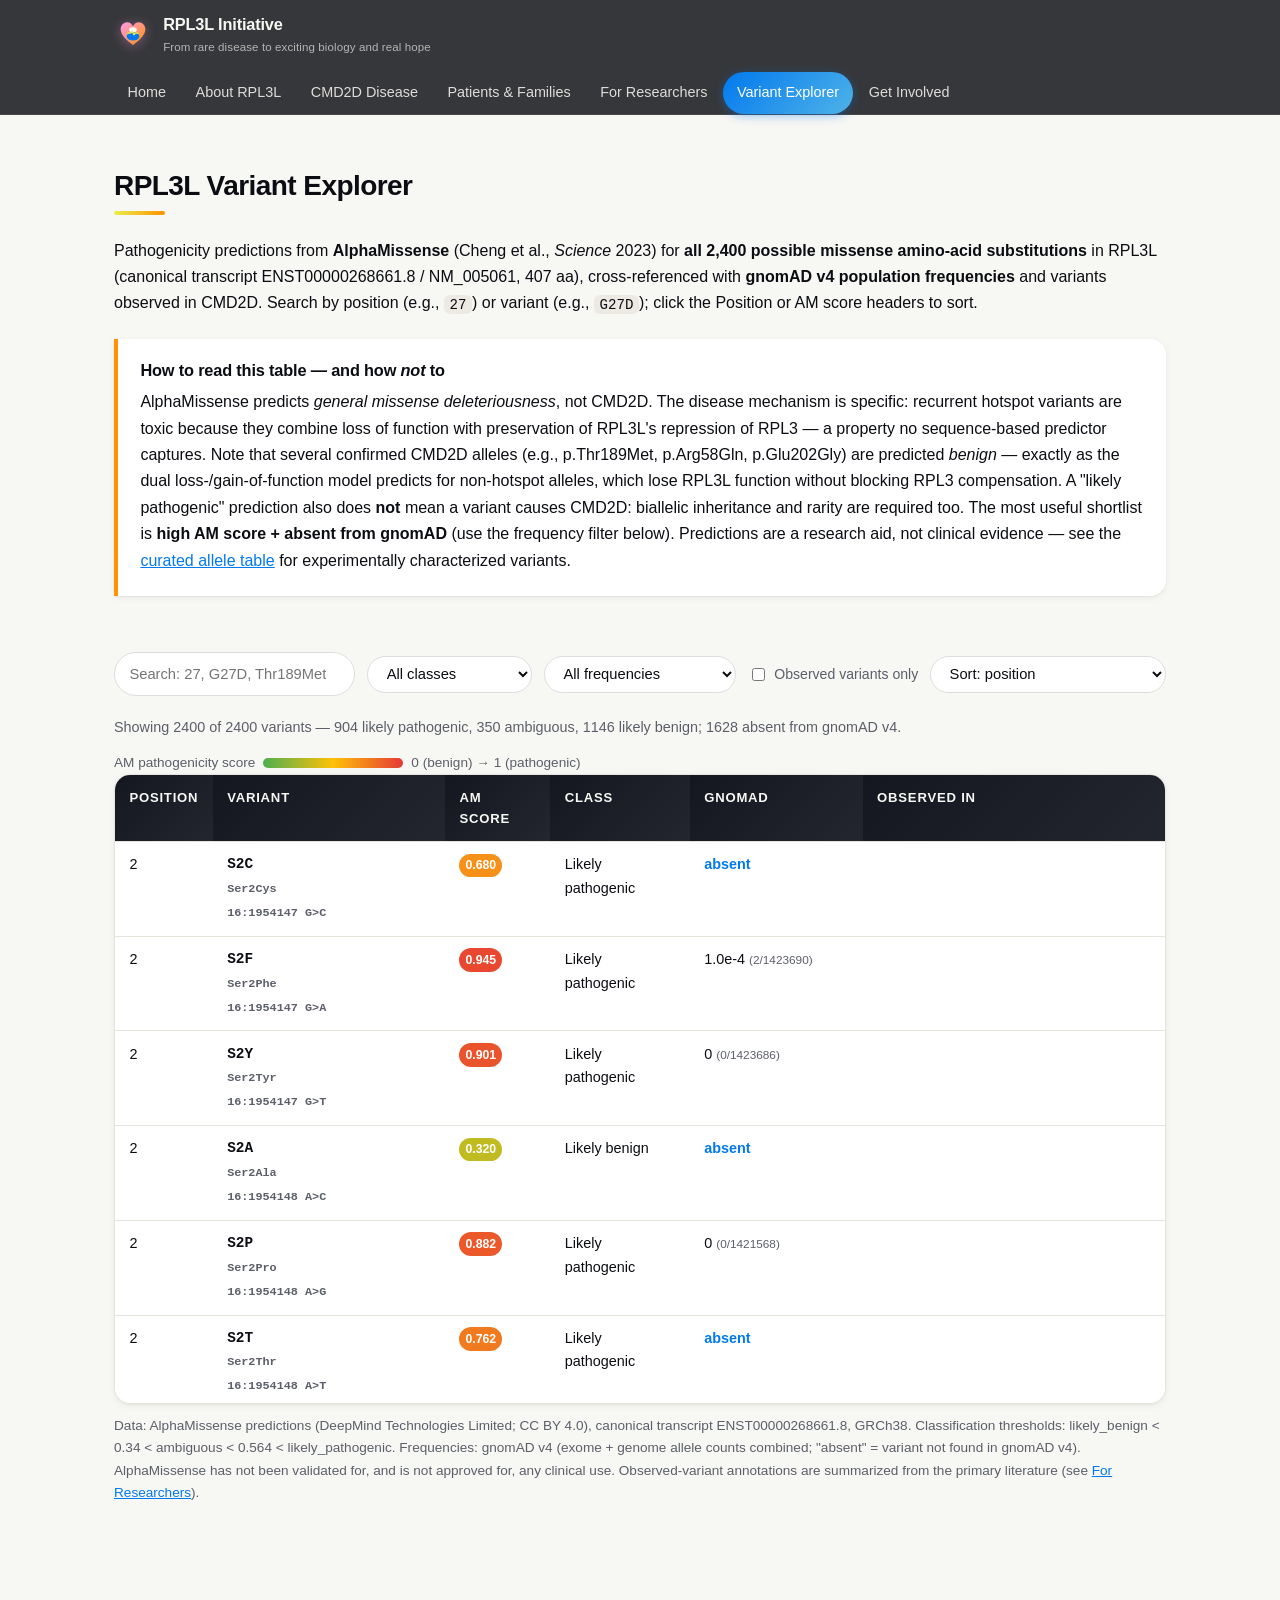
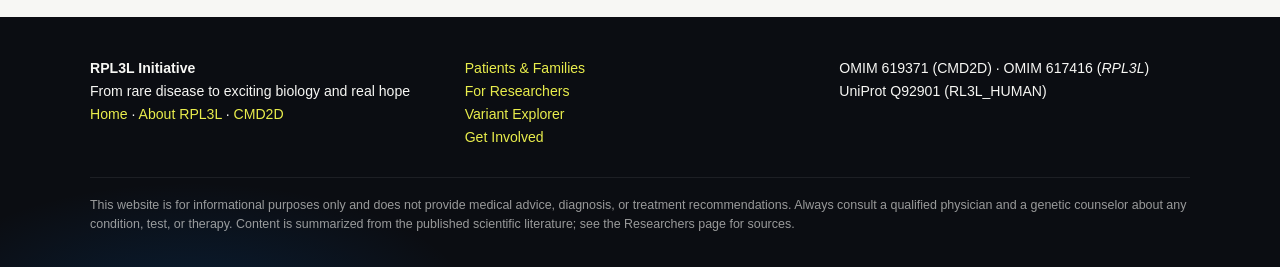
<file: explorer.html>
<!DOCTYPE html>
<html lang="en">
<head>
<meta charset="utf-8">
<meta name="viewport" content="width=device-width, initial-scale=1">
<title>Variant Explorer — RPL3L AlphaMissense predictions — RPL3L Initiative</title>
<meta name="description" content="Searchable AlphaMissense pathogenicity predictions for all 2,400 possible missense variants in RPL3L, with gnomAD population frequencies and CMD2D-observed variant flags.">
<link rel="stylesheet" href="assets/styles.css">
<link rel="icon" type="image/svg+xml" href="assets/logo.svg">
<style>
  .controls { display:flex; flex-wrap:wrap; gap:0.75rem; align-items:center; margin:1.25rem 0; }
  .controls input[type="search"], .controls select {
    padding:0.55rem 0.9rem; border-radius:999px; border:1px solid var(--border, #ddd);
    background:var(--surface, #fff); font:inherit; font-size:0.92rem; color:inherit;
  }
  .controls input[type="search"] { flex:1 1 200px; min-width:160px; }
  .controls label { font-size:0.88rem; color:var(--muted, #666); display:flex; align-items:center; gap:0.4rem; }
  .stats-line { font-size:0.9rem; color:var(--muted, #666); margin-bottom:0.75rem; }
  .score-chip { display:inline-block; min-width:3.2em; text-align:center; padding:0.15em 0.5em; border-radius:999px; font-weight:600; font-size:0.85em; color:#fff; }
  .af-cell { font-variant-numeric: tabular-nums; white-space:nowrap; }
  .af-absent { color:#0279EE; font-weight:600; }
  .badge-known { display:inline-block; padding:0.12em 0.55em; border-radius:999px; font-size:0.78em; font-weight:600; background:rgba(2,121,238,0.12); color:#0279EE; white-space:nowrap; }
  .badge-cpvt { background:rgba(255,148,0,0.15); color:#B56A00; }
  .badge-snp  { background:rgba(117,160,37,0.15); color:#4F7016; }
  .variant-cell { font-family:ui-monospace, SFMono-Regular, Menlo, Consolas, monospace; font-weight:600; }
  .rsid { font-size:0.82em; color:var(--muted, #888); }
  .table-scroll { max-height:70vh; overflow-y:auto; }
  .table-scroll table.data th { position:sticky; top:0; z-index:2; cursor:pointer; user-select:none; }
  .table-scroll table.data th:hover { filter:brightness(1.15); }
  .legend-scale { display:flex; align-items:center; gap:0.5rem; font-size:0.85rem; color:var(--muted, #666); margin:0.5rem 0 0; }
  .legend-scale .bar { width:140px; height:10px; border-radius:999px; background:linear-gradient(90deg, #4CAF50, #FFC107, #E53935); }
</style>
</head>
<body>

<header class="site">
  <div class="navwrap">
    <a class="brand" href="index.html">
      <svg class="mark" viewBox="0 0 40 40" aria-hidden="true" focusable="false">
        <defs>
          <linearGradient id="heartGrad" x1="0" y1="0" x2="1" y2="1">
            <stop offset="0" stop-color="#FD9BED"/>
            <stop offset="1" stop-color="#FF9400"/>
          </linearGradient>
        </defs>
        <path d="M20 31.5 C 11.5 25.5, 7 20, 7 15 C 7 10.5, 10.3 7.5, 13.8 7.5 C 16.6 7.5, 18.9 9.2, 20 11.8 C 21.1 9.2, 23.4 7.5, 26.2 7.5 C 29.7 7.5, 33 10.5, 33 15 C 33 20, 28.5 25.5, 20 31.5 Z" fill="url(#heartGrad)"/>
        <ellipse cx="20" cy="22.5" rx="6.6" ry="4.4" fill="#0279EE"/>
        <ellipse cx="20" cy="15.6" rx="4.1" ry="2.7" fill="#FAF9F3"/>
        <path d="M14.5 19 L17.5 19 L19 17.2 L21 20.8 L22.5 19 L25.5 19" fill="none" stroke="#E9ED4C" stroke-width="1.4" stroke-linecap="round" stroke-linejoin="round"/>
      </svg>
      <span class="name">RPL3L Initiative<small>From rare disease to exciting biology and real hope</small></span>
    </a>
    <nav class="main" aria-label="Main navigation">
      <ul>
        <li><a href="index.html">Home</a></li>
        <li><a href="about.html">About RPL3L</a></li>
        <li><a href="cmd2d.html">CMD2D Disease</a></li>
        <li><a href="patients.html">Patients &amp; Families</a></li>
        <li><a href="research.html">For Researchers</a></li>
        <li><a href="explorer.html" class="active">Variant Explorer</a></li>
        <li><a href="support.html">Get Involved</a></li>
      </ul>
    </nav>
  </div>
</header>

<main>
  <section>
    <h2>RPL3L Variant Explorer</h2>
    <p>
      Pathogenicity predictions from <strong>AlphaMissense</strong> (Cheng et&nbsp;al., <em>Science</em> 2023)
      for <strong>all 2,400 possible missense amino-acid substitutions</strong> in RPL3L (canonical transcript
      ENST00000268661.8 / NM_005061, 407 aa), cross-referenced with <strong>gnomAD v4 population frequencies</strong>
      and variants observed in CMD2D. Search by position (e.g., <code>27</code>) or variant (e.g., <code>G27D</code>);
      click the Position or AM score headers to sort.
    </p>
    <div class="callout">
      <h3>How to read this table — and how <em>not</em> to</h3>
      <p>
        AlphaMissense predicts <em>general missense deleteriousness</em>, not CMD2D. The disease mechanism is
        specific: recurrent hotspot variants are toxic because they combine loss of function with preservation
        of RPL3L's repression of RPL3 — a property no sequence-based predictor captures. Note that several
        confirmed CMD2D alleles (e.g., p.Thr189Met, p.Arg58Gln, p.Glu202Gly) are predicted <em>benign</em> —
        exactly as the dual loss-/gain-of-function model predicts for non-hotspot alleles, which lose RPL3L
        function without blocking RPL3 compensation. A "likely pathogenic" prediction also does
        <strong>not</strong> mean a variant causes CMD2D: biallelic inheritance and rarity are required too.
        The most useful shortlist is <strong>high AM score + absent from gnomAD</strong> (use the frequency
        filter below). Predictions are a research aid, not clinical evidence — see the
        <a href="research.html">curated allele table</a> for experimentally characterized variants.
      </p>
    </div>
  </section>

  <section>
    <div class="controls">
      <input type="search" id="q" placeholder="Search: 27, G27D, Thr189Met, rs34265469" aria-label="Search variants">
      <select id="cls" aria-label="Filter by class">
        <option value="all">All classes</option>
        <option value="likely_pathogenic">Likely pathogenic</option>
        <option value="ambiguous">Ambiguous</option>
        <option value="likely_benign">Likely benign</option>
      </select>
      <select id="freq" aria-label="Filter by frequency">
        <option value="all">All frequencies</option>
        <option value="absent">Absent from gnomAD</option>
        <option value="rare">AF &lt; 0.1%</option>
        <option value="veryrare">AF &lt; 0.01%</option>
      </select>
      <label><input type="checkbox" id="knownOnly"> Observed variants only</label>
      <select id="sort" aria-label="Sort order">
        <option value="pos">Sort: position</option>
        <option value="score_desc">Sort: AM score (high → low)</option>
        <option value="score_asc">Sort: AM score (low → high)</option>
        <option value="af_asc">Sort: frequency (rarest first)</option>
      </select>
    </div>
    <p class="stats-line" id="stats">Loading…</p>
    <p class="legend-scale">AM pathogenicity score <span class="bar"></span> 0 (benign) → 1 (pathogenic)</p>
    <div class="table-scroll">
      <table class="data" id="tbl">
        <thead>
          <tr><th data-k="pos">Position</th><th>Variant</th><th data-k="score">AM score</th><th>Class</th><th data-k="af">gnomAD</th><th>Observed in</th></tr>
        </thead>
        <tbody id="tbody"></tbody>
      </table>
    </div>
    <p style="font-size:0.85rem;color:var(--muted)">
      Data: AlphaMissense predictions (DeepMind Technologies Limited; CC BY 4.0), canonical transcript
      ENST00000268661.8, GRCh38. Classification thresholds: likely_benign &lt; 0.34 &lt; ambiguous &lt; 0.564 &lt;
      likely_pathogenic. Frequencies: gnomAD v4 (exome + genome allele counts combined; "absent" = variant not
      found in gnomAD v4). AlphaMissense has not been validated for, and is not approved for, any clinical use.
      Observed-variant annotations are summarized from the primary literature (see
      <a href="research.html">For Researchers</a>).
    </p>
  </section>
</main>

<footer class="site">
  <div class="inner">
    <div>
      <strong>RPL3L Initiative</strong><br>
      From rare disease to exciting biology and real hope<br>
      <a href="index.html">Home</a> · <a href="about.html">About RPL3L</a> · <a href="cmd2d.html">CMD2D</a>
    </div>
    <div>
      <a href="patients.html">Patients &amp; Families</a><br>
      <a href="research.html">For Researchers</a><br>
      <a href="explorer.html">Variant Explorer</a><br>
      <a href="support.html">Get Involved</a>
    </div>
    <div>
      OMIM 619371 (CMD2D) · OMIM 617416 (<em>RPL3L</em>)<br>
      UniProt Q92901 (RL3L_HUMAN)
    </div>
  </div>
  <div class="disclaimer">
    This website is for informational purposes only and does not provide medical advice, diagnosis, or treatment
    recommendations. Always consult a qualified physician and a genetic counselor about any condition, test, or
    therapy. Content is summarized from the published scientific literature; see the Researchers page for sources.
  </div>
</footer>

<script>
const DATA = [{"var":"S2C","pos":2,"score":0.6803,"cls":"likely_pathogenic","loc":"16:1954147 G>C","rsid":null,"ac":0,"an":0,"af":0.0,"in_gnomad":false,"known":null},{"var":"S2F","pos":2,"score":0.9445,"cls":"likely_pathogenic","loc":"16:1954147 G>A","rsid":null,"ac":2,"an":1423690,"af":1e-06,"in_gnomad":true,"known":null},{"var":"S2Y","pos":2,"score":0.9015,"cls":"likely_pathogenic","loc":"16:1954147 G>T","rsid":null,"ac":0,"an":1423686,"af":0.0,"in_gnomad":true,"known":null},{"var":"S2A","pos":2,"score":0.3202,"cls":"likely_benign","loc":"16:1954148 A>C","rsid":null,"ac":0,"an":0,"af":0.0,"in_gnomad":false,"known":null},{"var":"S2P","pos":2,"score":0.8824,"cls":"likely_pathogenic","loc":"16:1954148 A>G","rsid":null,"ac":0,"an":1421568,"af":0.0,"in_gnomad":true,"known":null},{"var":"S2T","pos":2,"score":0.7622,"cls":"likely_pathogenic","loc":"16:1954148 A>T","rsid":null,"ac":0,"an":0,"af":0.0,"in_gnomad":false,"known":null},{"var":"H3Q","pos":3,"score":0.9346,"cls":"likely_pathogenic","loc":"16:1954143 G>T","rsid":null,"ac":0,"an":0,"af":0.0,"in_gnomad":false,"known":null},{"var":"H3R","pos":3,"score":0.7649,"cls":"likely_pathogenic","loc":"16:1954144 T>C","rsid":null,"ac":1,"an":1427842,"af":1e-06,"in_gnomad":true,"known":null},{"var":"H3L","pos":3,"score":0.8418,"cls":"likely_pathogenic","loc":"16:1954144 T>A","rsid":null,"ac":0,"an":0,"af":0.0,"in_gnomad":false,"known":null},{"var":"H3P","pos":3,"score":0.8202,"cls":"likely_pathogenic","loc":"16:1954144 T>G","rsid":null,"ac":0,"an":0,"af":0.0,"in_gnomad":false,"known":null},{"var":"H3N","pos":3,"score":0.8405,"cls":"likely_pathogenic","loc":"16:1954145 G>T","rsid":null,"ac":0,"an":0,"af":0.0,"in_gnomad":false,"known":null},{"var":"H3D","pos":3,"score":0.954,"cls":"likely_pathogenic","loc":"16:1954145 G>C","rsid":null,"ac":0,"an":0,"af":0.0,"in_gnomad":false,"known":null},{"var":"H3Y","pos":3,"score":0.6997,"cls":"likely_pathogenic","loc":"16:1954145 G>A","rsid":null,"ac":0,"an":0,"af":0.0,"in_gnomad":false,"known":null},{"var":"R4Q","pos":4,"score":0.6949,"cls":"likely_pathogenic","loc":"16:1954141 C>T","rsid":"rs201864074","ac":1238,"an":1581026,"af":0.000783,"in_gnomad":true,"known":null},{"var":"R4L","pos":4,"score":0.924,"cls":"likely_pathogenic","loc":"16:1954141 C>A","rsid":"rs201864074","ac":1,"an":1428776,"af":1e-06,"in_gnomad":true,"known":null},{"var":"R4P","pos":4,"score":0.9705,"cls":"likely_pathogenic","loc":"16:1954141 C>G","rsid":null,"ac":0,"an":0,"af":0.0,"in_gnomad":false,"known":null},{"var":"R4G","pos":4,"score":0.9005,"cls":"likely_pathogenic","loc":"16:1954142 G>C","rsid":null,"ac":0,"an":0,"af":0.0,"in_gnomad":false,"known":null},{"var":"R4W","pos":4,"score":0.8793,"cls":"likely_pathogenic","loc":"16:1954142 G>A","rsid":"rs199552545","ac":441,"an":1580268,"af":0.000279,"in_gnomad":true,"known":null},{"var":"K5N","pos":5,"score":0.9118,"cls":"likely_pathogenic","loc":"16:1954137 C>A","rsid":null,"ac":0,"an":1432454,"af":0.0,"in_gnomad":true,"known":null},{"var":"K5R","pos":5,"score":0.2304,"cls":"likely_benign","loc":"16:1954138 T>C","rsid":null,"ac":2,"an":1431120,"af":1e-06,"in_gnomad":true,"known":null},{"var":"K5M","pos":5,"score":0.8686,"cls":"likely_pathogenic","loc":"16:1954138 T>A","rsid":null,"ac":0,"an":0,"af":0.0,"in_gnomad":false,"known":null},{"var":"K5T","pos":5,"score":0.8237,"cls":"likely_pathogenic","loc":"16:1954138 T>G","rsid":null,"ac":0,"an":0,"af":0.0,"in_gnomad":false,"known":null},{"var":"K5Q","pos":5,"score":0.773,"cls":"likely_pathogenic","loc":"16:1954139 T>G","rsid":null,"ac":0,"an":0,"af":0.0,"in_gnomad":false,"known":null},{"var":"K5E","pos":5,"score":0.9109,"cls":"likely_pathogenic","loc":"16:1954139 T>C","rsid":null,"ac":0,"an":0,"af":0.0,"in_gnomad":false,"known":null},{"var":"F6L","pos":6,"score":0.9919,"cls":"likely_pathogenic","loc":"16:1954136 A>G","rsid":"rs777086903","ac":5,"an":1584038,"af":3e-06,"in_gnomad":true,"known":null},{"var":"F6C","pos":6,"score":0.9201,"cls":"likely_pathogenic","loc":"16:1954135 A>C","rsid":null,"ac":0,"an":0,"af":0.0,"in_gnomad":false,"known":null},{"var":"F6S","pos":6,"score":0.9456,"cls":"likely_pathogenic","loc":"16:1954135 A>G","rsid":null,"ac":0,"an":0,"af":0.0,"in_gnomad":false,"known":null},{"var":"F6Y","pos":6,"score":0.2455,"cls":"likely_benign","loc":"16:1954135 A>T","rsid":null,"ac":0,"an":0,"af":0.0,"in_gnomad":false,"known":null},{"var":"F6I","pos":6,"score":0.8801,"cls":"likely_pathogenic","loc":"16:1954136 A>T","rsid":null,"ac":0,"an":0,"af":0.0,"in_gnomad":false,"known":null},{"var":"F6V","pos":6,"score":0.8606,"cls":"likely_pathogenic","loc":"16:1954136 A>C","rsid":null,"ac":0,"an":1432020,"af":0.0,"in_gnomad":true,"known":null},{"var":"S7C","pos":7,"score":0.0769,"cls":"likely_benign","loc":"16:1954132 G>C","rsid":null,"ac":1,"an":1435858,"af":1e-06,"in_gnomad":true,"known":null},{"var":"S7F","pos":7,"score":0.3588,"cls":"ambiguous","loc":"16:1954132 G>A","rsid":null,"ac":0,"an":1435858,"af":0.0,"in_gnomad":true,"known":null},{"var":"S7Y","pos":7,"score":0.2803,"cls":"likely_benign","loc":"16:1954132 G>T","rsid":null,"ac":0,"an":0,"af":0.0,"in_gnomad":false,"known":null},{"var":"S7A","pos":7,"score":0.137,"cls":"likely_benign","loc":"16:1954133 A>C","rsid":null,"ac":0,"an":0,"af":0.0,"in_gnomad":false,"known":null},{"var":"S7P","pos":7,"score":0.6205,"cls":"likely_pathogenic","loc":"16:1954133 A>G","rsid":null,"ac":0,"an":0,"af":0.0,"in_gnomad":false,"known":null},{"var":"S7T","pos":7,"score":0.1821,"cls":"likely_benign","loc":"16:1954133 A>T","rsid":null,"ac":0,"an":0,"af":0.0,"in_gnomad":false,"known":null},{"var":"A8D","pos":8,"score":0.7973,"cls":"likely_pathogenic","loc":"16:1954129 G>T","rsid":null,"ac":0,"an":1438318,"af":0.0,"in_gnomad":true,"known":null},{"var":"A8G","pos":8,"score":0.503,"cls":"ambiguous","loc":"16:1954129 G>C","rsid":null,"ac":0,"an":0,"af":0.0,"in_gnomad":false,"known":null},{"var":"A8V","pos":8,"score":0.3717,"cls":"ambiguous","loc":"16:1954129 G>A","rsid":"rs1448647528","ac":1,"an":1438318,"af":1e-06,"in_gnomad":true,"known":null},{"var":"A8P","pos":8,"score":0.9028,"cls":"likely_pathogenic","loc":"16:1954130 C>G","rsid":null,"ac":0,"an":0,"af":0.0,"in_gnomad":false,"known":null},{"var":"A8S","pos":8,"score":0.1574,"cls":"likely_benign","loc":"16:1954130 C>A","rsid":null,"ac":0,"an":1436082,"af":0.0,"in_gnomad":true,"known":null},{"var":"A8T","pos":8,"score":0.2886,"cls":"likely_benign","loc":"16:1954130 C>T","rsid":null,"ac":2,"an":1436080,"af":1e-06,"in_gnomad":true,"known":null},{"var":"P9R","pos":9,"score":0.8111,"cls":"likely_pathogenic","loc":"16:1954126 G>C","rsid":null,"ac":0,"an":0,"af":0.0,"in_gnomad":false,"known":null},{"var":"P9H","pos":9,"score":0.8707,"cls":"likely_pathogenic","loc":"16:1954126 G>T","rsid":null,"ac":0,"an":1440614,"af":0.0,"in_gnomad":true,"known":null},{"var":"P9L","pos":9,"score":0.7809,"cls":"likely_pathogenic","loc":"16:1954126 G>A","rsid":"rs1302237625","ac":1,"an":152212,"af":7e-06,"in_gnomad":true,"known":null},{"var":"P9A","pos":9,"score":0.4237,"cls":"ambiguous","loc":"16:1954127 G>C","rsid":null,"ac":0,"an":0,"af":0.0,"in_gnomad":false,"known":null},{"var":"P9S","pos":9,"score":0.6897,"cls":"likely_pathogenic","loc":"16:1954127 G>A","rsid":null,"ac":0,"an":0,"af":0.0,"in_gnomad":false,"known":null},{"var":"P9T","pos":9,"score":0.7902,"cls":"likely_pathogenic","loc":"16:1954127 G>T","rsid":null,"ac":0,"an":0,"af":0.0,"in_gnomad":false,"known":null},{"var":"R10Q","pos":10,"score":0.7317,"cls":"likely_pathogenic","loc":"16:1954123 C>T","rsid":"rs1261889172","ac":8,"an":1441510,"af":6e-06,"in_gnomad":true,"known":null},{"var":"R10L","pos":10,"score":0.9126,"cls":"likely_pathogenic","loc":"16:1954123 C>A","rsid":null,"ac":0,"an":1441510,"af":0.0,"in_gnomad":true,"known":null},{"var":"R10P","pos":10,"score":0.9496,"cls":"likely_pathogenic","loc":"16:1954123 C>G","rsid":"rs1261889172","ac":2,"an":1593634,"af":1e-06,"in_gnomad":true,"known":null},{"var":"R10G","pos":10,"score":0.923,"cls":"likely_pathogenic","loc":"16:1954124 G>C","rsid":null,"ac":0,"an":0,"af":0.0,"in_gnomad":false,"known":null},{"var":"R10W","pos":10,"score":0.8091,"cls":"likely_pathogenic","loc":"16:1954124 G>A","rsid":"rs530918397","ac":126,"an":1593568,"af":7.9e-05,"in_gnomad":true,"known":null},{"var":"H11Q","pos":11,"score":0.6901,"cls":"likely_pathogenic","loc":"16:1954119 G>C","rsid":"rs778690877","ac":3,"an":1443118,"af":2e-06,"in_gnomad":true,"known":null},{"var":"H11R","pos":11,"score":0.3316,"cls":"likely_benign","loc":"16:1954120 T>C","rsid":null,"ac":0,"an":1443468,"af":0.0,"in_gnomad":true,"known":null},{"var":"H11L","pos":11,"score":0.5532,"cls":"ambiguous","loc":"16:1954120 T>A","rsid":null,"ac":0,"an":0,"af":0.0,"in_gnomad":false,"known":null},{"var":"H11P","pos":11,"score":0.7729,"cls":"likely_pathogenic","loc":"16:1954120 T>G","rsid":null,"ac":0,"an":0,"af":0.0,"in_gnomad":false,"known":null},{"var":"H11N","pos":11,"score":0.6272,"cls":"likely_pathogenic","loc":"16:1954121 G>T","rsid":null,"ac":1,"an":1442188,"af":1e-06,"in_gnomad":true,"known":null},{"var":"H11D","pos":11,"score":0.8471,"cls":"likely_pathogenic","loc":"16:1954121 G>C","rsid":null,"ac":0,"an":0,"af":0.0,"in_gnomad":false,"known":null},{"var":"H11Y","pos":11,"score":0.4192,"cls":"ambiguous","loc":"16:1954121 G>A","rsid":null,"ac":0,"an":0,"af":0.0,"in_gnomad":false,"known":null},{"var":"G12A","pos":12,"score":0.8495,"cls":"likely_pathogenic","loc":"16:1954117 C>G","rsid":null,"ac":1,"an":1445686,"af":1e-06,"in_gnomad":true,"known":null},{"var":"G12E","pos":12,"score":0.9742,"cls":"likely_pathogenic","loc":"16:1954117 C>T","rsid":null,"ac":0,"an":1445686,"af":0.0,"in_gnomad":true,"known":null},{"var":"G12V","pos":12,"score":0.9472,"cls":"likely_pathogenic","loc":"16:1954117 C>A","rsid":null,"ac":0,"an":1445686,"af":0.0,"in_gnomad":true,"known":null},{"var":"G12R","pos":12,"score":0.921,"cls":"likely_pathogenic","loc":"16:1954118 C>T","rsid":"rs146294352","ac":5903,"an":1596522,"af":0.003697,"in_gnomad":true,"known":null},{"var":"H13Q","pos":13,"score":0.8123,"cls":"likely_pathogenic","loc":"16:1954113 G>C","rsid":null,"ac":2,"an":1447920,"af":1e-06,"in_gnomad":true,"known":null},{"var":"H13R","pos":13,"score":0.8517,"cls":"likely_pathogenic","loc":"16:1954114 T>C","rsid":null,"ac":1,"an":1447026,"af":1e-06,"in_gnomad":true,"known":null},{"var":"H13L","pos":13,"score":0.7396,"cls":"likely_pathogenic","loc":"16:1954114 T>A","rsid":null,"ac":0,"an":0,"af":0.0,"in_gnomad":false,"known":null},{"var":"H13P","pos":13,"score":0.6232,"cls":"likely_pathogenic","loc":"16:1954114 T>G","rsid":null,"ac":1,"an":1447026,"af":1e-06,"in_gnomad":true,"known":null},{"var":"H13N","pos":13,"score":0.2709,"cls":"likely_benign","loc":"16:1954115 G>T","rsid":null,"ac":0,"an":0,"af":0.0,"in_gnomad":false,"known":null},{"var":"H13D","pos":13,"score":0.6372,"cls":"likely_pathogenic","loc":"16:1954115 G>C","rsid":null,"ac":0,"an":0,"af":0.0,"in_gnomad":false,"known":null},{"var":"H13Y","pos":13,"score":0.5481,"cls":"ambiguous","loc":"16:1954115 G>A","rsid":"rs374325924","ac":15,"an":1599248,"af":9e-06,"in_gnomad":true,"known":null},{"var":"L14R","pos":14,"score":0.1887,"cls":"likely_benign","loc":"16:1954111 A>C","rsid":null,"ac":0,"an":0,"af":0.0,"in_gnomad":false,"known":null},{"var":"L14Q","pos":14,"score":0.2348,"cls":"likely_benign","loc":"16:1954111 A>T","rsid":null,"ac":0,"an":0,"af":0.0,"in_gnomad":false,"known":null},{"var":"L14P","pos":14,"score":0.6494,"cls":"likely_pathogenic","loc":"16:1954111 A>G","rsid":null,"ac":0,"an":1448002,"af":0.0,"in_gnomad":true,"known":null},{"var":"L14M","pos":14,"score":0.1241,"cls":"likely_benign","loc":"16:1954112 G>T","rsid":null,"ac":0,"an":0,"af":0.0,"in_gnomad":false,"known":null},{"var":"L14V","pos":14,"score":0.1544,"cls":"likely_benign","loc":"16:1954112 G>C","rsid":null,"ac":1,"an":1448396,"af":1e-06,"in_gnomad":true,"known":null},{"var":"G15A","pos":15,"score":0.2715,"cls":"likely_benign","loc":"16:1954108 C>G","rsid":"rs1259699736","ac":1,"an":152146,"af":7e-06,"in_gnomad":true,"known":null},{"var":"G15D","pos":15,"score":0.8969,"cls":"likely_pathogenic","loc":"16:1954108 C>T","rsid":"rs1259699736","ac":3,"an":1448208,"af":2e-06,"in_gnomad":true,"known":null},{"var":"G15V","pos":15,"score":0.7914,"cls":"likely_pathogenic","loc":"16:1954108 C>A","rsid":null,"ac":0,"an":0,"af":0.0,"in_gnomad":false,"known":null},{"var":"G15R","pos":15,"score":0.8369,"cls":"likely_pathogenic","loc":"16:1954109 C>G","rsid":null,"ac":0,"an":0,"af":0.0,"in_gnomad":false,"known":null},{"var":"G15C","pos":15,"score":0.5188,"cls":"ambiguous","loc":"16:1954109 C>A","rsid":null,"ac":1,"an":1448652,"af":1e-06,"in_gnomad":true,"known":null},{"var":"G15S","pos":15,"score":0.2959,"cls":"likely_benign","loc":"16:1954109 C>T","rsid":"rs760473495","ac":1,"an":1448652,"af":1e-06,"in_gnomad":true,"known":null},{"var":"F16L","pos":16,"score":0.9893,"cls":"likely_pathogenic","loc":"16:1954104 G>T","rsid":null,"ac":0,"an":0,"af":0.0,"in_gnomad":false,"known":null},{"var":"F16C","pos":16,"score":0.844,"cls":"likely_pathogenic","loc":"16:1954105 A>C","rsid":null,"ac":0,"an":0,"af":0.0,"in_gnomad":false,"known":null},{"var":"F16S","pos":16,"score":0.9405,"cls":"likely_pathogenic","loc":"16:1954105 A>G","rsid":null,"ac":0,"an":1449608,"af":0.0,"in_gnomad":true,"known":null},{"var":"F16Y","pos":16,"score":0.3403,"cls":"ambiguous","loc":"16:1954105 A>T","rsid":null,"ac":0,"an":0,"af":0.0,"in_gnomad":false,"known":null},{"var":"F16I","pos":16,"score":0.8364,"cls":"likely_pathogenic","loc":"16:1954106 A>T","rsid":null,"ac":0,"an":0,"af":0.0,"in_gnomad":false,"known":null},{"var":"F16V","pos":16,"score":0.7959,"cls":"likely_pathogenic","loc":"16:1954106 A>C","rsid":null,"ac":0,"an":0,"af":0.0,"in_gnomad":false,"known":null},{"var":"L17R","pos":17,"score":0.2919,"cls":"likely_benign","loc":"16:1954102 A>C","rsid":null,"ac":0,"an":0,"af":0.0,"in_gnomad":false,"known":null},{"var":"L17Q","pos":17,"score":0.3398,"cls":"likely_benign","loc":"16:1954102 A>T","rsid":null,"ac":0,"an":0,"af":0.0,"in_gnomad":false,"known":null},{"var":"L17P","pos":17,"score":0.7329,"cls":"likely_pathogenic","loc":"16:1954102 A>G","rsid":null,"ac":0,"an":1449118,"af":0.0,"in_gnomad":true,"known":null},{"var":"L17M","pos":17,"score":0.2605,"cls":"likely_benign","loc":"16:1954103 G>T","rsid":"rs957591435","ac":0,"an":1449436,"af":0.0,"in_gnomad":true,"known":null},{"var":"L17V","pos":17,"score":0.208,"cls":"likely_benign","loc":"16:1954103 G>C","rsid":null,"ac":0,"an":0,"af":0.0,"in_gnomad":false,"known":null},{"var":"P18R","pos":18,"score":0.8281,"cls":"likely_pathogenic","loc":"16:1954099 G>C","rsid":null,"ac":0,"an":0,"af":0.0,"in_gnomad":false,"known":null},{"var":"P18H","pos":18,"score":0.8877,"cls":"likely_pathogenic","loc":"16:1954099 G>T","rsid":null,"ac":0,"an":1450248,"af":0.0,"in_gnomad":true,"known":null},{"var":"P18L","pos":18,"score":0.798,"cls":"likely_pathogenic","loc":"16:1954099 G>A","rsid":"rs1397841671","ac":1,"an":1450248,"af":1e-06,"in_gnomad":true,"known":null},{"var":"P18A","pos":18,"score":0.7096,"cls":"likely_pathogenic","loc":"16:1954100 G>C","rsid":null,"ac":0,"an":0,"af":0.0,"in_gnomad":false,"known":null},{"var":"P18S","pos":18,"score":0.8507,"cls":"likely_pathogenic","loc":"16:1954100 G>A","rsid":"rs1294034459","ac":2,"an":1602162,"af":1e-06,"in_gnomad":true,"known":null},{"var":"P18T","pos":18,"score":0.8574,"cls":"likely_pathogenic","loc":"16:1954100 G>T","rsid":"rs1294034459","ac":30,"an":1602162,"af":1.9e-05,"in_gnomad":true,"known":null},{"var":"H19Q","pos":19,"score":0.2523,"cls":"likely_benign","loc":"16:1954095 A>T","rsid":null,"ac":0,"an":0,"af":0.0,"in_gnomad":false,"known":null},{"var":"H19R","pos":19,"score":0.0727,"cls":"likely_benign","loc":"16:1954096 T>C","rsid":"rs1302779598","ac":8,"an":1450610,"af":6e-06,"in_gnomad":true,"known":null},{"var":"H19L","pos":19,"score":0.2401,"cls":"likely_benign","loc":"16:1954096 T>A","rsid":null,"ac":0,"an":1450610,"af":0.0,"in_gnomad":true,"known":null},{"var":"H19P","pos":19,"score":0.2571,"cls":"likely_benign","loc":"16:1954096 T>G","rsid":null,"ac":0,"an":0,"af":0.0,"in_gnomad":false,"known":null},{"var":"H19N","pos":19,"score":0.3248,"cls":"likely_benign","loc":"16:1954097 G>T","rsid":null,"ac":0,"an":1450250,"af":0.0,"in_gnomad":true,"known":null},{"var":"H19D","pos":19,"score":0.6158,"cls":"likely_pathogenic","loc":"16:1954097 G>C","rsid":null,"ac":0,"an":0,"af":0.0,"in_gnomad":false,"known":null},{"var":"H19Y","pos":19,"score":0.1636,"cls":"likely_benign","loc":"16:1954097 G>A","rsid":null,"ac":0,"an":1450248,"af":0.0,"in_gnomad":true,"known":null},{"var":"K20N","pos":20,"score":0.8907,"cls":"likely_pathogenic","loc":"16:1954092 C>A","rsid":"rs767457024","ac":1,"an":152188,"af":7e-06,"in_gnomad":true,"known":null},{"var":"K20R","pos":20,"score":0.105,"cls":"likely_benign","loc":"16:1954093 T>C","rsid":null,"ac":0,"an":0,"af":0.0,"in_gnomad":false,"known":null},{"var":"K20M","pos":20,"score":0.6455,"cls":"likely_pathogenic","loc":"16:1954093 T>A","rsid":null,"ac":0,"an":0,"af":0.0,"in_gnomad":false,"known":null},{"var":"K20T","pos":20,"score":0.5971,"cls":"likely_pathogenic","loc":"16:1954093 T>G","rsid":null,"ac":0,"an":0,"af":0.0,"in_gnomad":false,"known":null},{"var":"K20Q","pos":20,"score":0.3174,"cls":"likely_benign","loc":"16:1954094 T>G","rsid":null,"ac":0,"an":0,"af":0.0,"in_gnomad":false,"known":null},{"var":"K20E","pos":20,"score":0.6599,"cls":"likely_pathogenic","loc":"16:1954094 T>C","rsid":null,"ac":1,"an":1450684,"af":1e-06,"in_gnomad":true,"known":null},{"var":"R21S","pos":21,"score":0.9537,"cls":"likely_pathogenic","loc":"16:1954089 C>A","rsid":null,"ac":0,"an":0,"af":0.0,"in_gnomad":false,"known":null},{"var":"R21K","pos":21,"score":0.5478,"cls":"ambiguous","loc":"16:1954090 C>T","rsid":null,"ac":0,"an":0,"af":0.0,"in_gnomad":false,"known":null},{"var":"R21M","pos":21,"score":0.9258,"cls":"likely_pathogenic","loc":"16:1954090 C>A","rsid":null,"ac":0,"an":0,"af":0.0,"in_gnomad":false,"known":null},{"var":"R21T","pos":21,"score":0.9156,"cls":"likely_pathogenic","loc":"16:1954090 C>G","rsid":"rs1033094829","ac":24,"an":1603196,"af":1.5e-05,"in_gnomad":true,"known":null},{"var":"R21G","pos":21,"score":0.8283,"cls":"likely_pathogenic","loc":"16:1954091 T>C","rsid":null,"ac":0,"an":0,"af":0.0,"in_gnomad":false,"known":null},{"var":"R21W","pos":21,"score":0.6892,"cls":"likely_pathogenic","loc":"16:1954091 T>A","rsid":null,"ac":0,"an":0,"af":0.0,"in_gnomad":false,"known":null},{"var":"S22R","pos":22,"score":0.8909,"cls":"likely_pathogenic","loc":"16:1954088 T>G","rsid":"rs761921697","ac":4,"an":1451040,"af":3e-06,"in_gnomad":true,"known":null},{"var":"S22N","pos":22,"score":0.5895,"cls":"likely_pathogenic","loc":"16:1954087 C>T","rsid":"rs774604672","ac":1,"an":1451412,"af":1e-06,"in_gnomad":true,"known":null},{"var":"S22I","pos":22,"score":0.4141,"cls":"ambiguous","loc":"16:1954087 C>A","rsid":"rs774604672","ac":1,"an":1451412,"af":1e-06,"in_gnomad":true,"known":null},{"var":"S22T","pos":22,"score":0.1707,"cls":"likely_benign","loc":"16:1954087 C>G","rsid":null,"ac":0,"an":0,"af":0.0,"in_gnomad":false,"known":null},{"var":"S22C","pos":22,"score":0.0551,"cls":"likely_benign","loc":"16:1954088 T>A","rsid":null,"ac":0,"an":0,"af":0.0,"in_gnomad":false,"known":null},{"var":"S22G","pos":22,"score":0.2242,"cls":"likely_benign","loc":"16:1954088 T>C","rsid":null,"ac":0,"an":0,"af":0.0,"in_gnomad":false,"known":null},{"var":"H23Q","pos":23,"score":0.0843,"cls":"likely_benign","loc":"16:1954083 G>T","rsid":"rs768852529","ac":3,"an":1451892,"af":2e-06,"in_gnomad":true,"known":null},{"var":"H23R","pos":23,"score":0.0455,"cls":"likely_benign","loc":"16:1954084 T>C","rsid":null,"ac":0,"an":0,"af":0.0,"in_gnomad":false,"known":null},{"var":"H23L","pos":23,"score":0.1046,"cls":"likely_benign","loc":"16:1954084 T>A","rsid":"rs1422454460","ac":1,"an":1451520,"af":1e-06,"in_gnomad":true,"known":null},{"var":"H23P","pos":23,"score":0.174,"cls":"likely_benign","loc":"16:1954084 T>G","rsid":null,"ac":0,"an":0,"af":0.0,"in_gnomad":false,"known":null},{"var":"H23N","pos":23,"score":0.167,"cls":"likely_benign","loc":"16:1954085 G>T","rsid":null,"ac":0,"an":0,"af":0.0,"in_gnomad":false,"known":null},{"var":"H23D","pos":23,"score":0.2764,"cls":"likely_benign","loc":"16:1954085 G>C","rsid":null,"ac":0,"an":0,"af":0.0,"in_gnomad":false,"known":null},{"var":"H23Y","pos":23,"score":0.121,"cls":"likely_benign","loc":"16:1954085 G>A","rsid":null,"ac":0,"an":0,"af":0.0,"in_gnomad":false,"known":null},{"var":"R24Q","pos":24,"score":0.1019,"cls":"likely_benign","loc":"16:1954081 C>T","rsid":"rs2083190498","ac":25,"an":1604044,"af":1.6e-05,"in_gnomad":true,"known":null},{"var":"R24L","pos":24,"score":0.3277,"cls":"likely_benign","loc":"16:1954081 C>A","rsid":null,"ac":0,"an":0,"af":0.0,"in_gnomad":false,"known":null},{"var":"R24P","pos":24,"score":0.7761,"cls":"likely_pathogenic","loc":"16:1954081 C>G","rsid":null,"ac":0,"an":0,"af":0.0,"in_gnomad":false,"known":null},{"var":"R24G","pos":24,"score":0.2458,"cls":"likely_benign","loc":"16:1954082 G>C","rsid":null,"ac":0,"an":0,"af":0.0,"in_gnomad":false,"known":null},{"var":"R24W","pos":24,"score":0.1407,"cls":"likely_benign","loc":"16:1954082 G>A","rsid":"rs763373288","ac":34,"an":1603412,"af":2.1e-05,"in_gnomad":true,"known":null},{"var":"H25Q","pos":25,"score":0.3635,"cls":"ambiguous","loc":"16:1954077 G>T","rsid":"rs371136983","ac":3,"an":1604678,"af":2e-06,"in_gnomad":true,"known":null},{"var":"H25R","pos":25,"score":0.2728,"cls":"likely_benign","loc":"16:1954078 T>C","rsid":null,"ac":0,"an":0,"af":0.0,"in_gnomad":false,"known":null},{"var":"H25L","pos":25,"score":0.1563,"cls":"likely_benign","loc":"16:1954078 T>A","rsid":null,"ac":0,"an":0,"af":0.0,"in_gnomad":false,"known":null},{"var":"H25P","pos":25,"score":0.1554,"cls":"likely_benign","loc":"16:1954078 T>G","rsid":null,"ac":0,"an":0,"af":0.0,"in_gnomad":false,"known":null},{"var":"H25N","pos":25,"score":0.301,"cls":"likely_benign","loc":"16:1954079 G>T","rsid":null,"ac":0,"an":0,"af":0.0,"in_gnomad":false,"known":null},{"var":"H25D","pos":25,"score":0.6202,"cls":"likely_pathogenic","loc":"16:1954079 G>C","rsid":null,"ac":0,"an":0,"af":0.0,"in_gnomad":false,"known":null},{"var":"H25Y","pos":25,"score":0.1543,"cls":"likely_benign","loc":"16:1954079 G>A","rsid":null,"ac":0,"an":1452224,"af":0.0,"in_gnomad":true,"known":null},{"var":"R26Q","pos":26,"score":0.1278,"cls":"likely_benign","loc":"16:1954075 C>T","rsid":"rs998744992","ac":10,"an":1604300,"af":6e-06,"in_gnomad":true,"known":null},{"var":"R26L","pos":26,"score":0.327,"cls":"likely_benign","loc":"16:1954075 C>A","rsid":null,"ac":0,"an":1452086,"af":0.0,"in_gnomad":true,"known":null},{"var":"R26P","pos":26,"score":0.7748,"cls":"likely_pathogenic","loc":"16:1954075 C>G","rsid":null,"ac":1,"an":1452088,"af":1e-06,"in_gnomad":true,"known":null},{"var":"R26G","pos":26,"score":0.4577,"cls":"ambiguous","loc":"16:1954076 G>C","rsid":null,"ac":0,"an":0,"af":0.0,"in_gnomad":false,"known":null},{"var":"R26W","pos":26,"score":0.1612,"cls":"likely_benign","loc":"16:1954076 G>A","rsid":"rs142263860","ac":153,"an":1604220,"af":9.5e-05,"in_gnomad":true,"known":null},{"var":"G27A","pos":27,"score":0.3801,"cls":"ambiguous","loc":"16:1954072 C>G","rsid":null,"ac":0,"an":0,"af":0.0,"in_gnomad":false,"known":null},{"var":"G27D","pos":27,"score":0.9039,"cls":"likely_pathogenic","loc":"16:1954072 C>T","rsid":"rs770344400","ac":5,"an":1452786,"af":3e-06,"in_gnomad":true,"known":"CMD2D hotspot \u2014 3 families"},{"var":"G27V","pos":27,"score":0.7783,"cls":"likely_pathogenic","loc":"16:1954072 C>A","rsid":null,"ac":2,"an":1452786,"af":1e-06,"in_gnomad":true,"known":null},{"var":"G27R","pos":27,"score":0.8692,"cls":"likely_pathogenic","loc":"16:1954073 C>G","rsid":null,"ac":0,"an":0,"af":0.0,"in_gnomad":false,"known":null},{"var":"G27C","pos":27,"score":0.5561,"cls":"ambiguous","loc":"16:1954073 C>A","rsid":null,"ac":0,"an":0,"af":0.0,"in_gnomad":false,"known":null},{"var":"G27S","pos":27,"score":0.4516,"cls":"ambiguous","loc":"16:1954073 C>T","rsid":"rs1185471456","ac":4,"an":1453076,"af":3e-06,"in_gnomad":true,"known":null},{"var":"K28N","pos":28,"score":0.6128,"cls":"likely_pathogenic","loc":"16:1954068 C>A","rsid":null,"ac":1,"an":1453758,"af":1e-06,"in_gnomad":true,"known":null},{"var":"K28R","pos":28,"score":0.073,"cls":"likely_benign","loc":"16:1954069 T>C","rsid":null,"ac":0,"an":0,"af":0.0,"in_gnomad":false,"known":null},{"var":"K28M","pos":28,"score":0.3071,"cls":"likely_benign","loc":"16:1954069 T>A","rsid":null,"ac":0,"an":0,"af":0.0,"in_gnomad":false,"known":null},{"var":"K28T","pos":28,"score":0.2667,"cls":"likely_benign","loc":"16:1954069 T>G","rsid":null,"ac":0,"an":0,"af":0.0,"in_gnomad":false,"known":null},{"var":"K28Q","pos":28,"score":0.1815,"cls":"likely_benign","loc":"16:1954070 T>G","rsid":null,"ac":0,"an":0,"af":0.0,"in_gnomad":false,"known":null},{"var":"K28E","pos":28,"score":0.3114,"cls":"likely_benign","loc":"16:1954070 T>C","rsid":null,"ac":0,"an":0,"af":0.0,"in_gnomad":false,"known":null},{"var":"V29A","pos":29,"score":0.3574,"cls":"ambiguous","loc":"16:1954066 A>G","rsid":null,"ac":0,"an":0,"af":0.0,"in_gnomad":false,"known":null},{"var":"V29E","pos":29,"score":0.871,"cls":"likely_pathogenic","loc":"16:1954066 A>T","rsid":null,"ac":0,"an":0,"af":0.0,"in_gnomad":false,"known":null},{"var":"V29G","pos":29,"score":0.4686,"cls":"ambiguous","loc":"16:1954066 A>C","rsid":null,"ac":0,"an":0,"af":0.0,"in_gnomad":false,"known":null},{"var":"V29L","pos":29,"score":0.5395,"cls":"ambiguous","loc":"16:1954067 C>A","rsid":null,"ac":0,"an":0,"af":0.0,"in_gnomad":false,"known":null},{"var":"V29M","pos":29,"score":0.5117,"cls":"ambiguous","loc":"16:1954067 C>T","rsid":null,"ac":0,"an":0,"af":0.0,"in_gnomad":false,"known":null},{"var":"K30N","pos":30,"score":0.7077,"cls":"likely_pathogenic","loc":"16:1954062 C>A","rsid":null,"ac":0,"an":0,"af":0.0,"in_gnomad":false,"known":null},{"var":"K30R","pos":30,"score":0.0835,"cls":"likely_benign","loc":"16:1954063 T>C","rsid":null,"ac":0,"an":0,"af":0.0,"in_gnomad":false,"known":null},{"var":"K30M","pos":30,"score":0.5345,"cls":"ambiguous","loc":"16:1954063 T>A","rsid":null,"ac":0,"an":0,"af":0.0,"in_gnomad":false,"known":null},{"var":"K30T","pos":30,"score":0.4359,"cls":"ambiguous","loc":"16:1954063 T>G","rsid":null,"ac":0,"an":0,"af":0.0,"in_gnomad":false,"known":null},{"var":"K30Q","pos":30,"score":0.2781,"cls":"likely_benign","loc":"16:1954064 T>G","rsid":null,"ac":0,"an":0,"af":0.0,"in_gnomad":false,"known":null},{"var":"K30E","pos":30,"score":0.5165,"cls":"ambiguous","loc":"16:1954064 T>C","rsid":null,"ac":0,"an":0,"af":0.0,"in_gnomad":false,"known":null},{"var":"T31R","pos":31,"score":0.193,"cls":"likely_benign","loc":"16:1954060 G>C","rsid":null,"ac":0,"an":0,"af":0.0,"in_gnomad":false,"known":null},{"var":"T31K","pos":31,"score":0.271,"cls":"likely_benign","loc":"16:1954060 G>T","rsid":null,"ac":0,"an":0,"af":0.0,"in_gnomad":false,"known":null},{"var":"T31M","pos":31,"score":0.1066,"cls":"likely_benign","loc":"16:1954060 G>A","rsid":"rs548699428","ac":135,"an":1606682,"af":8.4e-05,"in_gnomad":true,"known":null},{"var":"T31A","pos":31,"score":0.0721,"cls":"likely_benign","loc":"16:1954061 T>C","rsid":null,"ac":0,"an":0,"af":0.0,"in_gnomad":false,"known":null},{"var":"T31P","pos":31,"score":0.3977,"cls":"ambiguous","loc":"16:1954061 T>G","rsid":null,"ac":0,"an":0,"af":0.0,"in_gnomad":false,"known":null},{"var":"T31S","pos":31,"score":0.0767,"cls":"likely_benign","loc":"16:1954061 T>A","rsid":null,"ac":0,"an":0,"af":0.0,"in_gnomad":false,"known":null},{"var":"W32C","pos":32,"score":0.8931,"cls":"likely_pathogenic","loc":"16:1954056 C>A","rsid":null,"ac":0,"an":0,"af":0.0,"in_gnomad":false,"known":null},{"var":"W32L","pos":32,"score":0.8145,"cls":"likely_pathogenic","loc":"16:1954057 C>A","rsid":null,"ac":0,"an":1454708,"af":0.0,"in_gnomad":true,"known":null},{"var":"W32S","pos":32,"score":0.8145,"cls":"likely_pathogenic","loc":"16:1954057 C>G","rsid":null,"ac":0,"an":0,"af":0.0,"in_gnomad":false,"known":null},{"var":"W32R","pos":32,"score":0.9756,"cls":"likely_pathogenic","loc":"16:1954058 A>G","rsid":null,"ac":0,"an":0,"af":0.0,"in_gnomad":false,"known":null},{"var":"W32G","pos":32,"score":0.7675,"cls":"likely_pathogenic","loc":"16:1954058 A>C","rsid":null,"ac":0,"an":0,"af":0.0,"in_gnomad":false,"known":null},{"var":"P33R","pos":33,"score":0.7483,"cls":"likely_pathogenic","loc":"16:1954054 G>C","rsid":"rs372534523","ac":9,"an":1606790,"af":6e-06,"in_gnomad":true,"known":null},{"var":"P33Q","pos":33,"score":0.762,"cls":"likely_pathogenic","loc":"16:1954054 G>T","rsid":null,"ac":0,"an":0,"af":0.0,"in_gnomad":false,"known":null},{"var":"P33L","pos":33,"score":0.473,"cls":"ambiguous","loc":"16:1954054 G>A","rsid":"rs372534523","ac":236,"an":1606904,"af":0.000147,"in_gnomad":true,"known":null},{"var":"P33A","pos":33,"score":0.4205,"cls":"ambiguous","loc":"16:1954055 G>C","rsid":null,"ac":0,"an":0,"af":0.0,"in_gnomad":false,"known":null},{"var":"P33S","pos":33,"score":0.6953,"cls":"likely_pathogenic","loc":"16:1954055 G>A","rsid":"rs2083190250","ac":0,"an":1454678,"af":0.0,"in_gnomad":true,"known":null},{"var":"P33T","pos":33,"score":0.6885,"cls":"likely_pathogenic","loc":"16:1954055 G>T","rsid":null,"ac":0,"an":0,"af":0.0,"in_gnomad":false,"known":null},{"var":"R34Q","pos":34,"score":0.0799,"cls":"likely_benign","loc":"16:1954051 C>T","rsid":"rs113403462","ac":15,"an":1607322,"af":9e-06,"in_gnomad":true,"known":null},{"var":"R34L","pos":34,"score":0.132,"cls":"likely_benign","loc":"16:1954051 C>A","rsid":null,"ac":0,"an":0,"af":0.0,"in_gnomad":false,"known":null},{"var":"R34P","pos":34,"score":0.2039,"cls":"likely_benign","loc":"16:1954051 C>G","rsid":null,"ac":0,"an":0,"af":0.0,"in_gnomad":false,"known":null},{"var":"R34G","pos":34,"score":0.1417,"cls":"likely_benign","loc":"16:1954052 G>C","rsid":null,"ac":0,"an":0,"af":0.0,"in_gnomad":false,"known":null},{"var":"R34W","pos":34,"score":0.1396,"cls":"likely_benign","loc":"16:1954052 G>A","rsid":"rs747652236","ac":31,"an":1606974,"af":1.9e-05,"in_gnomad":true,"known":null},{"var":"D35E","pos":35,"score":0.7752,"cls":"likely_pathogenic","loc":"16:1954047 A>T","rsid":null,"ac":0,"an":0,"af":0.0,"in_gnomad":false,"known":null},{"var":"D35A","pos":35,"score":0.7413,"cls":"likely_pathogenic","loc":"16:1954048 T>G","rsid":null,"ac":0,"an":0,"af":0.0,"in_gnomad":false,"known":null},{"var":"D35G","pos":35,"score":0.6222,"cls":"likely_pathogenic","loc":"16:1954048 T>C","rsid":null,"ac":0,"an":1455366,"af":0.0,"in_gnomad":true,"known":null},{"var":"D35V","pos":35,"score":0.8027,"cls":"likely_pathogenic","loc":"16:1954048 T>A","rsid":null,"ac":6,"an":1455366,"af":4e-06,"in_gnomad":true,"known":null},{"var":"D35N","pos":35,"score":0.5069,"cls":"ambiguous","loc":"16:1954049 C>T","rsid":"rs754614526","ac":9,"an":1607252,"af":6e-06,"in_gnomad":true,"known":null},{"var":"D35H","pos":35,"score":0.8825,"cls":"likely_pathogenic","loc":"16:1954049 C>G","rsid":null,"ac":0,"an":0,"af":0.0,"in_gnomad":false,"known":null},{"var":"D35Y","pos":35,"score":0.7586,"cls":"likely_pathogenic","loc":"16:1954049 C>A","rsid":null,"ac":0,"an":0,"af":0.0,"in_gnomad":false,"known":null},{"var":"D36E","pos":36,"score":0.2218,"cls":"likely_benign","loc":"16:1954044 G>C","rsid":"rs528602679","ac":3,"an":152358,"af":2e-05,"in_gnomad":true,"known":null},{"var":"D36A","pos":36,"score":0.1716,"cls":"likely_benign","loc":"16:1954045 T>G","rsid":null,"ac":0,"an":0,"af":0.0,"in_gnomad":false,"known":null},{"var":"D36G","pos":36,"score":0.4043,"cls":"ambiguous","loc":"16:1954045 T>C","rsid":null,"ac":0,"an":0,"af":0.0,"in_gnomad":false,"known":null},{"var":"D36V","pos":36,"score":0.1066,"cls":"likely_benign","loc":"16:1954045 T>A","rsid":null,"ac":0,"an":0,"af":0.0,"in_gnomad":false,"known":null},{"var":"D36N","pos":36,"score":0.0815,"cls":"likely_benign","loc":"16:1954046 C>T","rsid":null,"ac":0,"an":0,"af":0.0,"in_gnomad":false,"known":null},{"var":"D36H","pos":36,"score":0.1932,"cls":"likely_benign","loc":"16:1954046 C>G","rsid":null,"ac":0,"an":0,"af":0.0,"in_gnomad":false,"known":null},{"var":"D36Y","pos":36,"score":0.1747,"cls":"likely_benign","loc":"16:1954046 C>A","rsid":null,"ac":0,"an":0,"af":0.0,"in_gnomad":false,"known":null},{"var":"P37R","pos":37,"score":0.1079,"cls":"likely_benign","loc":"16:1954042 G>C","rsid":null,"ac":0,"an":0,"af":0.0,"in_gnomad":false,"known":null},{"var":"P37H","pos":37,"score":0.1396,"cls":"likely_benign","loc":"16:1954042 G>T","rsid":null,"ac":0,"an":0,"af":0.0,"in_gnomad":false,"known":null},{"var":"P37L","pos":37,"score":0.0887,"cls":"likely_benign","loc":"16:1954042 G>A","rsid":null,"ac":3,"an":1455960,"af":2e-06,"in_gnomad":true,"known":null},{"var":"P37A","pos":37,"score":0.0628,"cls":"likely_benign","loc":"16:1954043 G>C","rsid":null,"ac":1,"an":1456024,"af":1e-06,"in_gnomad":true,"known":null},{"var":"P37S","pos":37,"score":0.0998,"cls":"likely_benign","loc":"16:1954043 G>A","rsid":null,"ac":0,"an":0,"af":0.0,"in_gnomad":false,"known":null},{"var":"P37T","pos":37,"score":0.0853,"cls":"likely_benign","loc":"16:1954043 G>T","rsid":null,"ac":0,"an":0,"af":0.0,"in_gnomad":false,"known":null},{"var":"S38R","pos":38,"score":0.1558,"cls":"likely_benign","loc":"16:1954038 G>C","rsid":null,"ac":2,"an":1456366,"af":1e-06,"in_gnomad":true,"known":null},{"var":"S38N","pos":38,"score":0.108,"cls":"likely_benign","loc":"16:1954039 C>T","rsid":null,"ac":0,"an":0,"af":0.0,"in_gnomad":false,"known":null},{"var":"S38I","pos":38,"score":0.1842,"cls":"likely_benign","loc":"16:1954039 C>A","rsid":null,"ac":0,"an":0,"af":0.0,"in_gnomad":false,"known":null},{"var":"S38T","pos":38,"score":0.0821,"cls":"likely_benign","loc":"16:1954039 C>G","rsid":null,"ac":0,"an":0,"af":0.0,"in_gnomad":false,"known":null},{"var":"S38C","pos":38,"score":0.1001,"cls":"likely_benign","loc":"16:1954040 T>A","rsid":null,"ac":0,"an":0,"af":0.0,"in_gnomad":false,"known":null},{"var":"S38G","pos":38,"score":0.0781,"cls":"likely_benign","loc":"16:1954040 T>C","rsid":null,"ac":0,"an":0,"af":0.0,"in_gnomad":false,"known":null},{"var":"Q39H","pos":39,"score":0.1272,"cls":"likely_benign","loc":"16:1954035 C>G","rsid":"rs1368599770","ac":6,"an":1608142,"af":4e-06,"in_gnomad":true,"known":null},{"var":"Q39R","pos":39,"score":0.058,"cls":"likely_benign","loc":"16:1954036 T>C","rsid":null,"ac":0,"an":0,"af":0.0,"in_gnomad":false,"known":null},{"var":"Q39L","pos":39,"score":0.0666,"cls":"likely_benign","loc":"16:1954036 T>A","rsid":null,"ac":2,"an":1456090,"af":1e-06,"in_gnomad":true,"known":null},{"var":"Q39P","pos":39,"score":0.3553,"cls":"ambiguous","loc":"16:1954036 T>G","rsid":null,"ac":0,"an":0,"af":0.0,"in_gnomad":false,"known":null},{"var":"Q39E","pos":39,"score":0.0945,"cls":"likely_benign","loc":"16:1954037 G>C","rsid":null,"ac":0,"an":0,"af":0.0,"in_gnomad":false,"known":null},{"var":"Q39K","pos":39,"score":0.0596,"cls":"likely_benign","loc":"16:1954037 G>T","rsid":null,"ac":0,"an":0,"af":0.0,"in_gnomad":false,"known":null},{"var":"P40R","pos":40,"score":0.1287,"cls":"likely_benign","loc":"16:1954033 G>C","rsid":null,"ac":0,"an":0,"af":0.0,"in_gnomad":false,"known":null},{"var":"P40H","pos":40,"score":0.1846,"cls":"likely_benign","loc":"16:1954033 G>T","rsid":null,"ac":0,"an":0,"af":0.0,"in_gnomad":false,"known":null},{"var":"P40L","pos":40,"score":0.1231,"cls":"likely_benign","loc":"16:1954033 G>A","rsid":"rs779666651","ac":3,"an":1608002,"af":2e-06,"in_gnomad":true,"known":null},{"var":"P40A","pos":40,"score":0.0747,"cls":"likely_benign","loc":"16:1954034 G>C","rsid":null,"ac":1,"an":1455626,"af":1e-06,"in_gnomad":true,"known":null},{"var":"P40S","pos":40,"score":0.1362,"cls":"likely_benign","loc":"16:1954034 G>A","rsid":"rs1163428539","ac":14,"an":1607860,"af":9e-06,"in_gnomad":true,"known":null},{"var":"P40T","pos":40,"score":0.1125,"cls":"likely_benign","loc":"16:1954034 G>T","rsid":null,"ac":0,"an":0,"af":0.0,"in_gnomad":false,"known":null},{"var":"V41A","pos":41,"score":0.3793,"cls":"ambiguous","loc":"16:1954030 A>G","rsid":null,"ac":0,"an":0,"af":0.0,"in_gnomad":false,"known":null},{"var":"V41E","pos":41,"score":0.8609,"cls":"likely_pathogenic","loc":"16:1954030 A>T","rsid":null,"ac":0,"an":0,"af":0.0,"in_gnomad":false,"known":null},{"var":"V41G","pos":41,"score":0.5946,"cls":"likely_pathogenic","loc":"16:1954030 A>C","rsid":null,"ac":0,"an":0,"af":0.0,"in_gnomad":false,"known":null},{"var":"V41L","pos":41,"score":0.3081,"cls":"likely_benign","loc":"16:1954031 C>G","rsid":"rs545997769","ac":2,"an":1454722,"af":1e-06,"in_gnomad":true,"known":null},{"var":"V41M","pos":41,"score":0.3653,"cls":"ambiguous","loc":"16:1954031 C>T","rsid":"rs545997769","ac":6,"an":1607066,"af":4e-06,"in_gnomad":true,"known":null},{"var":"H42Q","pos":42,"score":0.4655,"cls":"ambiguous","loc":"16:1954026 G>T","rsid":null,"ac":0,"an":0,"af":0.0,"in_gnomad":false,"known":null},{"var":"H42R","pos":42,"score":0.2115,"cls":"likely_benign","loc":"16:1954027 T>C","rsid":null,"ac":1,"an":1454782,"af":1e-06,"in_gnomad":true,"known":null},{"var":"H42L","pos":42,"score":0.4066,"cls":"ambiguous","loc":"16:1954027 T>A","rsid":null,"ac":0,"an":0,"af":0.0,"in_gnomad":false,"known":null},{"var":"H42P","pos":42,"score":0.733,"cls":"likely_pathogenic","loc":"16:1954027 T>G","rsid":null,"ac":0,"an":0,"af":0.0,"in_gnomad":false,"known":null},{"var":"H42N","pos":42,"score":0.3818,"cls":"ambiguous","loc":"16:1954028 G>T","rsid":null,"ac":0,"an":0,"af":0.0,"in_gnomad":false,"known":null},{"var":"H42D","pos":42,"score":0.752,"cls":"likely_pathogenic","loc":"16:1954028 G>C","rsid":null,"ac":0,"an":0,"af":0.0,"in_gnomad":false,"known":null},{"var":"H42Y","pos":42,"score":0.2375,"cls":"likely_benign","loc":"16:1954028 G>A","rsid":"rs146749305","ac":2,"an":1607244,"af":1e-06,"in_gnomad":true,"known":null},{"var":"L43R","pos":43,"score":0.9169,"cls":"likely_pathogenic","loc":"16:1954024 A>C","rsid":null,"ac":1,"an":1452724,"af":1e-06,"in_gnomad":true,"known":null},{"var":"L43H","pos":43,"score":0.9296,"cls":"likely_pathogenic","loc":"16:1954024 A>T","rsid":null,"ac":0,"an":0,"af":0.0,"in_gnomad":false,"known":null},{"var":"L43P","pos":43,"score":0.714,"cls":"likely_pathogenic","loc":"16:1954024 A>G","rsid":null,"ac":1,"an":1452724,"af":1e-06,"in_gnomad":true,"known":null},{"var":"L43I","pos":43,"score":0.2399,"cls":"likely_benign","loc":"16:1954025 G>T","rsid":null,"ac":0,"an":1453196,"af":0.0,"in_gnomad":true,"known":null},{"var":"L43F","pos":43,"score":0.2538,"cls":"likely_benign","loc":"16:1954025 G>A","rsid":null,"ac":0,"an":0,"af":0.0,"in_gnomad":false,"known":null},{"var":"L43V","pos":43,"score":0.2161,"cls":"likely_benign","loc":"16:1954025 G>C","rsid":null,"ac":0,"an":0,"af":0.0,"in_gnomad":false,"known":null},{"var":"T44R","pos":44,"score":0.8562,"cls":"likely_pathogenic","loc":"16:1954021 G>C","rsid":null,"ac":0,"an":0,"af":0.0,"in_gnomad":false,"known":null},{"var":"T44K","pos":44,"score":0.9182,"cls":"likely_pathogenic","loc":"16:1954021 G>T","rsid":"rs148367011","ac":20,"an":1604292,"af":1.2e-05,"in_gnomad":true,"known":null},{"var":"T44M","pos":44,"score":0.3863,"cls":"ambiguous","loc":"16:1954021 G>A","rsid":"rs148367011","ac":86,"an":1604408,"af":5.4e-05,"in_gnomad":true,"known":null},{"var":"T44A","pos":44,"score":0.3299,"cls":"likely_benign","loc":"16:1954022 T>C","rsid":null,"ac":1,"an":1452528,"af":1e-06,"in_gnomad":true,"known":null},{"var":"T44P","pos":44,"score":0.6235,"cls":"likely_pathogenic","loc":"16:1954022 T>G","rsid":null,"ac":0,"an":0,"af":0.0,"in_gnomad":false,"known":null},{"var":"T44S","pos":44,"score":0.3838,"cls":"ambiguous","loc":"16:1954022 T>A","rsid":null,"ac":1,"an":1452528,"af":1e-06,"in_gnomad":true,"known":null},{"var":"A45D","pos":45,"score":0.975,"cls":"likely_pathogenic","loc":"16:1954018 G>T","rsid":null,"ac":2,"an":1452358,"af":1e-06,"in_gnomad":true,"known":null},{"var":"A45G","pos":45,"score":0.1443,"cls":"likely_benign","loc":"16:1954018 G>C","rsid":"rs765474624","ac":3,"an":1452358,"af":2e-06,"in_gnomad":true,"known":null},{"var":"A45V","pos":45,"score":0.6357,"cls":"likely_pathogenic","loc":"16:1954018 G>A","rsid":"rs765474624","ac":7,"an":1604588,"af":4e-06,"in_gnomad":true,"known":null},{"var":"A45P","pos":45,"score":0.9847,"cls":"likely_pathogenic","loc":"16:1954019 C>G","rsid":null,"ac":0,"an":0,"af":0.0,"in_gnomad":false,"known":null},{"var":"A45S","pos":45,"score":0.1648,"cls":"likely_benign","loc":"16:1954019 C>A","rsid":null,"ac":0,"an":0,"af":0.0,"in_gnomad":false,"known":null},{"var":"A45T","pos":45,"score":0.3969,"cls":"ambiguous","loc":"16:1954019 C>T","rsid":"rs927674489","ac":1,"an":1452508,"af":1e-06,"in_gnomad":true,"known":null},{"var":"F46L","pos":46,"score":0.9708,"cls":"likely_pathogenic","loc":"16:1954014 G>T","rsid":null,"ac":0,"an":0,"af":0.0,"in_gnomad":false,"known":null},{"var":"F46C","pos":46,"score":0.6264,"cls":"likely_pathogenic","loc":"16:1954015 A>C","rsid":null,"ac":0,"an":0,"af":0.0,"in_gnomad":false,"known":null},{"var":"F46S","pos":46,"score":0.8705,"cls":"likely_pathogenic","loc":"16:1954015 A>G","rsid":null,"ac":1,"an":1449060,"af":1e-06,"in_gnomad":true,"known":null},{"var":"F46Y","pos":46,"score":0.5182,"cls":"ambiguous","loc":"16:1954015 A>T","rsid":null,"ac":0,"an":0,"af":0.0,"in_gnomad":false,"known":null},{"var":"F46I","pos":46,"score":0.757,"cls":"likely_pathogenic","loc":"16:1954016 A>T","rsid":null,"ac":0,"an":0,"af":0.0,"in_gnomad":false,"known":null},{"var":"F46V","pos":46,"score":0.6542,"cls":"likely_pathogenic","loc":"16:1954016 A>C","rsid":null,"ac":0,"an":0,"af":0.0,"in_gnomad":false,"known":null},{"var":"L47R","pos":47,"score":0.7952,"cls":"likely_pathogenic","loc":"16:1954012 A>C","rsid":null,"ac":0,"an":0,"af":0.0,"in_gnomad":false,"known":null},{"var":"L47Q","pos":47,"score":0.6801,"cls":"likely_pathogenic","loc":"16:1954012 A>T","rsid":null,"ac":2,"an":1449272,"af":1e-06,"in_gnomad":true,"known":null},{"var":"L47P","pos":47,"score":0.5035,"cls":"ambiguous","loc":"16:1954012 A>G","rsid":null,"ac":1,"an":1449272,"af":1e-06,"in_gnomad":true,"known":null},{"var":"L47M","pos":47,"score":0.1477,"cls":"likely_benign","loc":"16:1954013 G>T","rsid":null,"ac":0,"an":0,"af":0.0,"in_gnomad":false,"known":null},{"var":"L47V","pos":47,"score":0.1328,"cls":"likely_benign","loc":"16:1954013 G>C","rsid":null,"ac":0,"an":0,"af":0.0,"in_gnomad":false,"known":null},{"var":"G48A","pos":48,"score":0.2975,"cls":"likely_benign","loc":"16:1954009 C>G","rsid":null,"ac":0,"an":0,"af":0.0,"in_gnomad":false,"known":null},{"var":"G48D","pos":48,"score":0.9805,"cls":"likely_pathogenic","loc":"16:1954009 C>T","rsid":null,"ac":0,"an":0,"af":0.0,"in_gnomad":false,"known":null},{"var":"G48V","pos":48,"score":0.8183,"cls":"likely_pathogenic","loc":"16:1954009 C>A","rsid":"rs997051880","ac":2,"an":1448544,"af":1e-06,"in_gnomad":true,"known":null},{"var":"G48R","pos":48,"score":0.9778,"cls":"likely_pathogenic","loc":"16:1954010 C>G","rsid":null,"ac":0,"an":0,"af":0.0,"in_gnomad":false,"known":null},{"var":"G48C","pos":48,"score":0.5696,"cls":"likely_pathogenic","loc":"16:1954010 C>A","rsid":null,"ac":0,"an":1448906,"af":0.0,"in_gnomad":true,"known":null},{"var":"G48S","pos":48,"score":0.4539,"cls":"ambiguous","loc":"16:1954010 C>T","rsid":null,"ac":1,"an":1448906,"af":1e-06,"in_gnomad":true,"known":null},{"var":"Y49C","pos":49,"score":0.4243,"cls":"ambiguous","loc":"16:1954006 T>C","rsid":"rs771468514","ac":10,"an":1600466,"af":6e-06,"in_gnomad":true,"known":null},{"var":"Y49F","pos":49,"score":0.0963,"cls":"likely_benign","loc":"16:1954006 T>A","rsid":"rs771468514","ac":1,"an":1448250,"af":1e-06,"in_gnomad":true,"known":null},{"var":"Y49S","pos":49,"score":0.8994,"cls":"likely_pathogenic","loc":"16:1954006 T>G","rsid":null,"ac":0,"an":0,"af":0.0,"in_gnomad":false,"known":null},{"var":"Y49N","pos":49,"score":0.8747,"cls":"likely_pathogenic","loc":"16:1954007 A>T","rsid":null,"ac":0,"an":0,"af":0.0,"in_gnomad":false,"known":null},{"var":"Y49D","pos":49,"score":0.9737,"cls":"likely_pathogenic","loc":"16:1954007 A>C","rsid":null,"ac":0,"an":0,"af":0.0,"in_gnomad":false,"known":null},{"var":"Y49H","pos":49,"score":0.7924,"cls":"likely_pathogenic","loc":"16:1954007 A>G","rsid":null,"ac":0,"an":1448056,"af":0.0,"in_gnomad":true,"known":null},{"var":"K50N","pos":50,"score":0.9896,"cls":"likely_pathogenic","loc":"16:1954002 C>A","rsid":null,"ac":0,"an":1447770,"af":0.0,"in_gnomad":true,"known":null},{"var":"K50R","pos":50,"score":0.346,"cls":"ambiguous","loc":"16:1954003 T>C","rsid":null,"ac":0,"an":0,"af":0.0,"in_gnomad":false,"known":null},{"var":"K50M","pos":50,"score":0.9367,"cls":"likely_pathogenic","loc":"16:1954003 T>A","rsid":null,"ac":0,"an":1447168,"af":0.0,"in_gnomad":true,"known":null},{"var":"K50T","pos":50,"score":0.9229,"cls":"likely_pathogenic","loc":"16:1954003 T>G","rsid":null,"ac":0,"an":0,"af":0.0,"in_gnomad":false,"known":null},{"var":"K50Q","pos":50,"score":0.8989,"cls":"likely_pathogenic","loc":"16:1954004 T>G","rsid":null,"ac":0,"an":0,"af":0.0,"in_gnomad":false,"known":null},{"var":"K50E","pos":50,"score":0.967,"cls":"likely_pathogenic","loc":"16:1954004 T>C","rsid":null,"ac":1,"an":1447564,"af":1e-06,"in_gnomad":true,"known":null},{"var":"A51E","pos":51,"score":0.9741,"cls":"likely_pathogenic","loc":"16:1954000 G>T","rsid":null,"ac":0,"an":0,"af":0.0,"in_gnomad":false,"known":null},{"var":"A51G","pos":51,"score":0.4775,"cls":"ambiguous","loc":"16:1954000 G>C","rsid":null,"ac":0,"an":0,"af":0.0,"in_gnomad":false,"known":null},{"var":"A51V","pos":51,"score":0.3218,"cls":"likely_benign","loc":"16:1954000 G>A","rsid":"rs768447801","ac":51,"an":1598034,"af":3.2e-05,"in_gnomad":true,"known":null},{"var":"A51P","pos":51,"score":0.969,"cls":"likely_pathogenic","loc":"16:1954001 C>G","rsid":null,"ac":0,"an":0,"af":0.0,"in_gnomad":false,"known":null},{"var":"A51S","pos":51,"score":0.2584,"cls":"likely_benign","loc":"16:1954001 C>A","rsid":null,"ac":1,"an":1447248,"af":1e-06,"in_gnomad":true,"known":null},{"var":"A51T","pos":51,"score":0.4816,"cls":"ambiguous","loc":"16:1954001 C>T","rsid":"rs143345186","ac":107,"an":1599580,"af":6.7e-05,"in_gnomad":true,"known":"CMD2D, LVAD bridge to transplant (Das 2022)"},{"var":"G52A","pos":52,"score":0.7076,"cls":"likely_pathogenic","loc":"16:1953997 C>G","rsid":null,"ac":0,"an":0,"af":0.0,"in_gnomad":false,"known":null},{"var":"G52D","pos":52,"score":0.9692,"cls":"likely_pathogenic","loc":"16:1953997 C>T","rsid":null,"ac":1,"an":1444320,"af":1e-06,"in_gnomad":true,"known":null},{"var":"G52V","pos":52,"score":0.9577,"cls":"likely_pathogenic","loc":"16:1953997 C>A","rsid":null,"ac":0,"an":1444322,"af":0.0,"in_gnomad":true,"known":null},{"var":"G52R","pos":52,"score":0.9379,"cls":"likely_pathogenic","loc":"16:1953998 C>G","rsid":null,"ac":0,"an":0,"af":0.0,"in_gnomad":false,"known":null},{"var":"G52C","pos":52,"score":0.8859,"cls":"likely_pathogenic","loc":"16:1953998 C>A","rsid":null,"ac":0,"an":0,"af":0.0,"in_gnomad":false,"known":null},{"var":"G52S","pos":52,"score":0.7132,"cls":"likely_pathogenic","loc":"16:1953998 C>T","rsid":null,"ac":5,"an":1445544,"af":3e-06,"in_gnomad":true,"known":null},{"var":"M53I","pos":53,"score":0.959,"cls":"likely_pathogenic","loc":"16:1953993 C>A","rsid":null,"ac":0,"an":1442370,"af":0.0,"in_gnomad":true,"known":null},{"var":"M53R","pos":53,"score":0.8849,"cls":"likely_pathogenic","loc":"16:1953994 A>C","rsid":null,"ac":0,"an":0,"af":0.0,"in_gnomad":false,"known":null},{"var":"M53K","pos":53,"score":0.8894,"cls":"likely_pathogenic","loc":"16:1953994 A>T","rsid":null,"ac":0,"an":0,"af":0.0,"in_gnomad":false,"known":null},{"var":"M53T","pos":53,"score":0.7749,"cls":"likely_pathogenic","loc":"16:1953994 A>G","rsid":null,"ac":0,"an":0,"af":0.0,"in_gnomad":false,"known":null},{"var":"M53L","pos":53,"score":0.7611,"cls":"likely_pathogenic","loc":"16:1953995 T>A","rsid":"rs755911611","ac":5,"an":1597116,"af":3e-06,"in_gnomad":true,"known":null},{"var":"M53V","pos":53,"score":0.5328,"cls":"ambiguous","loc":"16:1953995 T>C","rsid":"rs755911611","ac":3,"an":1597116,"af":2e-06,"in_gnomad":true,"known":null},{"var":"T54N","pos":54,"score":0.8676,"cls":"likely_pathogenic","loc":"16:1953991 G>T","rsid":"rs1597030688","ac":2,"an":1442490,"af":1e-06,"in_gnomad":true,"known":null},{"var":"T54I","pos":54,"score":0.8863,"cls":"likely_pathogenic","loc":"16:1953991 G>A","rsid":null,"ac":0,"an":1442488,"af":0.0,"in_gnomad":true,"known":null},{"var":"T54S","pos":54,"score":0.3205,"cls":"likely_benign","loc":"16:1953991 G>C","rsid":null,"ac":0,"an":0,"af":0.0,"in_gnomad":false,"known":null},{"var":"T54A","pos":54,"score":0.5203,"cls":"ambiguous","loc":"16:1953992 T>C","rsid":null,"ac":0,"an":1441932,"af":0.0,"in_gnomad":true,"known":null},{"var":"T54P","pos":54,"score":0.9367,"cls":"likely_pathogenic","loc":"16:1953992 T>G","rsid":null,"ac":0,"an":0,"af":0.0,"in_gnomad":false,"known":null},{"var":"H55Q","pos":55,"score":0.8878,"cls":"likely_pathogenic","loc":"16:1953987 G>C","rsid":"rs200408341","ac":83,"an":1590972,"af":5.2e-05,"in_gnomad":true,"known":null},{"var":"H55R","pos":55,"score":0.8093,"cls":"likely_pathogenic","loc":"16:1953988 T>C","rsid":null,"ac":0,"an":0,"af":0.0,"in_gnomad":false,"known":null},{"var":"H55L","pos":55,"score":0.7286,"cls":"likely_pathogenic","loc":"16:1953988 T>A","rsid":null,"ac":0,"an":0,"af":0.0,"in_gnomad":false,"known":null},{"var":"H55P","pos":55,"score":0.9163,"cls":"likely_pathogenic","loc":"16:1953988 T>G","rsid":null,"ac":1,"an":1438296,"af":1e-06,"in_gnomad":true,"known":null},{"var":"H55N","pos":55,"score":0.7165,"cls":"likely_pathogenic","loc":"16:1953989 G>T","rsid":null,"ac":0,"an":0,"af":0.0,"in_gnomad":false,"known":null},{"var":"H55D","pos":55,"score":0.9361,"cls":"likely_pathogenic","loc":"16:1953989 G>C","rsid":null,"ac":0,"an":0,"af":0.0,"in_gnomad":false,"known":null},{"var":"H55Y","pos":55,"score":0.622,"cls":"likely_pathogenic","loc":"16:1953989 G>A","rsid":null,"ac":0,"an":0,"af":0.0,"in_gnomad":false,"known":null},{"var":"T56N","pos":56,"score":0.5544,"cls":"ambiguous","loc":"16:1953985 G>T","rsid":null,"ac":0,"an":0,"af":0.0,"in_gnomad":false,"known":null},{"var":"T56I","pos":56,"score":0.0852,"cls":"likely_benign","loc":"16:1953985 G>A","rsid":null,"ac":0,"an":0,"af":0.0,"in_gnomad":false,"known":null},{"var":"T56S","pos":56,"score":0.2297,"cls":"likely_benign","loc":"16:1953985 G>C","rsid":null,"ac":0,"an":0,"af":0.0,"in_gnomad":false,"known":null},{"var":"T56A","pos":56,"score":0.1055,"cls":"likely_benign","loc":"16:1953986 T>C","rsid":null,"ac":0,"an":0,"af":0.0,"in_gnomad":false,"known":null},{"var":"T56P","pos":56,"score":0.7307,"cls":"likely_pathogenic","loc":"16:1953986 T>G","rsid":null,"ac":2,"an":1434686,"af":1e-06,"in_gnomad":true,"known":null},{"var":"L57R","pos":57,"score":0.6835,"cls":"likely_pathogenic","loc":"16:1953982 A>C","rsid":null,"ac":0,"an":0,"af":0.0,"in_gnomad":false,"known":null},{"var":"L57Q","pos":57,"score":0.5676,"cls":"likely_pathogenic","loc":"16:1953982 A>T","rsid":null,"ac":0,"an":0,"af":0.0,"in_gnomad":false,"known":null},{"var":"L57P","pos":57,"score":0.964,"cls":"likely_pathogenic","loc":"16:1953982 A>G","rsid":"rs751649956","ac":1,"an":1419062,"af":1e-06,"in_gnomad":true,"known":null},{"var":"L57M","pos":57,"score":0.146,"cls":"likely_benign","loc":"16:1953983 G>T","rsid":null,"ac":0,"an":0,"af":0.0,"in_gnomad":false,"known":null},{"var":"L57V","pos":57,"score":0.0782,"cls":"likely_benign","loc":"16:1953983 G>C","rsid":"rs957909033","ac":1,"an":152232,"af":7e-06,"in_gnomad":true,"known":null},{"var":"R58Q","pos":58,"score":0.2467,"cls":"likely_benign","loc":"16:1953979 C>T","rsid":"rs758648302","ac":17,"an":1569650,"af":1.1e-05,"in_gnomad":true,"known":"CMD2D (Murphy 2026)"},{"var":"R58L","pos":58,"score":0.7415,"cls":"likely_pathogenic","loc":"16:1953979 C>A","rsid":null,"ac":1,"an":1417406,"af":1e-06,"in_gnomad":true,"known":null},{"var":"R58P","pos":58,"score":0.9837,"cls":"likely_pathogenic","loc":"16:1953979 C>G","rsid":"rs758648302","ac":5,"an":1569650,"af":3e-06,"in_gnomad":true,"known":null},{"var":"R58G","pos":58,"score":0.8449,"cls":"likely_pathogenic","loc":"16:1953980 G>C","rsid":null,"ac":0,"an":0,"af":0.0,"in_gnomad":false,"known":null},{"var":"R58W","pos":58,"score":0.3274,"cls":"likely_benign","loc":"16:1953980 G>A","rsid":"rs369296013","ac":92,"an":1567842,"af":5.9e-05,"in_gnomad":true,"known":null},{"var":"E59D","pos":59,"score":0.226,"cls":"likely_benign","loc":"16:1953975 C>A","rsid":null,"ac":1,"an":1408442,"af":1e-06,"in_gnomad":true,"known":null},{"var":"E59A","pos":59,"score":0.3227,"cls":"likely_benign","loc":"16:1953976 T>G","rsid":null,"ac":0,"an":0,"af":0.0,"in_gnomad":false,"known":null},{"var":"E59G","pos":59,"score":0.4083,"cls":"ambiguous","loc":"16:1953976 T>C","rsid":null,"ac":0,"an":1407938,"af":0.0,"in_gnomad":true,"known":null},{"var":"E59V","pos":59,"score":0.3031,"cls":"likely_benign","loc":"16:1953976 T>A","rsid":null,"ac":0,"an":0,"af":0.0,"in_gnomad":false,"known":null},{"var":"E59Q","pos":59,"score":0.2892,"cls":"likely_benign","loc":"16:1953977 C>G","rsid":null,"ac":0,"an":0,"af":0.0,"in_gnomad":false,"known":null},{"var":"E59K","pos":59,"score":0.4177,"cls":"ambiguous","loc":"16:1953977 C>T","rsid":"rs752898457","ac":88,"an":1568652,"af":5.6e-05,"in_gnomad":true,"known":null},{"var":"V60A","pos":60,"score":0.2605,"cls":"likely_benign","loc":"16:1953973 A>G","rsid":null,"ac":0,"an":0,"af":0.0,"in_gnomad":false,"known":null},{"var":"V60E","pos":60,"score":0.4711,"cls":"ambiguous","loc":"16:1953973 A>T","rsid":null,"ac":0,"an":0,"af":0.0,"in_gnomad":false,"known":null},{"var":"V60G","pos":60,"score":0.2448,"cls":"likely_benign","loc":"16:1953973 A>C","rsid":null,"ac":0,"an":0,"af":0.0,"in_gnomad":false,"known":null},{"var":"V60L","pos":60,"score":0.2057,"cls":"likely_benign","loc":"16:1953974 C>A","rsid":"rs765471810","ac":0,"an":1406130,"af":0.0,"in_gnomad":true,"known":null},{"var":"V60M","pos":60,"score":0.1357,"cls":"likely_benign","loc":"16:1953974 C>T","rsid":null,"ac":0,"an":0,"af":0.0,"in_gnomad":false,"known":null},{"var":"H61Q","pos":61,"score":0.1405,"cls":"likely_benign","loc":"16:1953969 G>C","rsid":null,"ac":0,"an":1392330,"af":0.0,"in_gnomad":true,"known":null},{"var":"H61R","pos":61,"score":0.092,"cls":"likely_benign","loc":"16:1953970 T>C","rsid":"rs985406104","ac":1,"an":1545470,"af":1e-06,"in_gnomad":true,"known":null},{"var":"H61L","pos":61,"score":0.111,"cls":"likely_benign","loc":"16:1953970 T>A","rsid":null,"ac":0,"an":0,"af":0.0,"in_gnomad":false,"known":null},{"var":"H61P","pos":61,"score":0.172,"cls":"likely_benign","loc":"16:1953970 T>G","rsid":null,"ac":0,"an":0,"af":0.0,"in_gnomad":false,"known":null},{"var":"H61N","pos":61,"score":0.1032,"cls":"likely_benign","loc":"16:1953971 G>T","rsid":null,"ac":0,"an":1394086,"af":0.0,"in_gnomad":true,"known":null},{"var":"H61D","pos":61,"score":0.181,"cls":"likely_benign","loc":"16:1953971 G>C","rsid":null,"ac":0,"an":0,"af":0.0,"in_gnomad":false,"known":null},{"var":"H61Y","pos":61,"score":0.0978,"cls":"likely_benign","loc":"16:1953971 G>A","rsid":"rs553116903","ac":5,"an":1546434,"af":3e-06,"in_gnomad":true,"known":null},{"var":"R62Q","pos":62,"score":0.1203,"cls":"likely_benign","loc":"16:1953967 C>T","rsid":"rs767010403","ac":24,"an":1541752,"af":1.6e-05,"in_gnomad":true,"known":null},{"var":"R62L","pos":62,"score":0.2837,"cls":"likely_benign","loc":"16:1953967 C>A","rsid":"rs767010403","ac":0,"an":1389524,"af":0.0,"in_gnomad":true,"known":null},{"var":"R62P","pos":62,"score":0.7022,"cls":"likely_pathogenic","loc":"16:1953967 C>G","rsid":"rs767010403","ac":2,"an":1389524,"af":1e-06,"in_gnomad":true,"known":null},{"var":"R62G","pos":62,"score":0.4197,"cls":"ambiguous","loc":"16:1953968 G>C","rsid":null,"ac":2,"an":1386622,"af":1e-06,"in_gnomad":true,"known":null},{"var":"R62W","pos":62,"score":0.1659,"cls":"likely_benign","loc":"16:1953968 G>A","rsid":"rs369382555","ac":52,"an":1538944,"af":3.4e-05,"in_gnomad":true,"known":null},{"var":"P63R","pos":63,"score":0.1051,"cls":"likely_benign","loc":"16:1953964 G>C","rsid":"rs577398510","ac":6,"an":1381940,"af":4e-06,"in_gnomad":true,"known":null},{"var":"P63Q","pos":63,"score":0.1041,"cls":"likely_benign","loc":"16:1953964 G>T","rsid":null,"ac":0,"an":0,"af":0.0,"in_gnomad":false,"known":null},{"var":"P63L","pos":63,"score":0.0859,"cls":"likely_benign","loc":"16:1953964 G>A","rsid":"rs577398510","ac":78,"an":1534242,"af":5.1e-05,"in_gnomad":true,"known":null},{"var":"P63A","pos":63,"score":0.069,"cls":"likely_benign","loc":"16:1953965 G>C","rsid":"rs1030148398","ac":6,"an":1386048,"af":4e-06,"in_gnomad":true,"known":null},{"var":"P63S","pos":63,"score":0.0982,"cls":"likely_benign","loc":"16:1953965 G>A","rsid":null,"ac":0,"an":0,"af":0.0,"in_gnomad":false,"known":null},{"var":"P63T","pos":63,"score":0.0734,"cls":"likely_benign","loc":"16:1953965 G>T","rsid":null,"ac":1,"an":1386048,"af":1e-06,"in_gnomad":true,"known":null},{"var":"G64A","pos":64,"score":0.1829,"cls":"likely_benign","loc":"16:1953961 C>G","rsid":null,"ac":0,"an":0,"af":0.0,"in_gnomad":false,"known":null},{"var":"G64E","pos":64,"score":0.3576,"cls":"ambiguous","loc":"16:1953961 C>T","rsid":null,"ac":0,"an":0,"af":0.0,"in_gnomad":false,"known":null},{"var":"G64V","pos":64,"score":0.2897,"cls":"likely_benign","loc":"16:1953961 C>A","rsid":null,"ac":1,"an":1380154,"af":1e-06,"in_gnomad":true,"known":null},{"var":"G64R","pos":64,"score":0.3478,"cls":"ambiguous","loc":"16:1953962 C>T","rsid":"rs2083189128","ac":2,"an":1533098,"af":1e-06,"in_gnomad":true,"known":null},{"var":"G64W","pos":64,"score":0.4548,"cls":"ambiguous","loc":"16:1953962 C>A","rsid":null,"ac":0,"an":0,"af":0.0,"in_gnomad":false,"known":null},{"var":"L65R","pos":65,"score":0.1338,"cls":"likely_benign","loc":"16:1953958 A>C","rsid":null,"ac":0,"an":0,"af":0.0,"in_gnomad":false,"known":null},{"var":"L65H","pos":65,"score":0.191,"cls":"likely_benign","loc":"16:1953958 A>T","rsid":null,"ac":0,"an":0,"af":0.0,"in_gnomad":false,"known":null},{"var":"L65P","pos":65,"score":0.4637,"cls":"ambiguous","loc":"16:1953958 A>G","rsid":null,"ac":0,"an":1366134,"af":0.0,"in_gnomad":true,"known":null},{"var":"L65I","pos":65,"score":0.1866,"cls":"likely_benign","loc":"16:1953959 G>T","rsid":null,"ac":0,"an":1377374,"af":0.0,"in_gnomad":true,"known":null},{"var":"L65F","pos":65,"score":0.1358,"cls":"likely_benign","loc":"16:1953959 G>A","rsid":null,"ac":0,"an":1377374,"af":0.0,"in_gnomad":true,"known":null},{"var":"L65V","pos":65,"score":0.1355,"cls":"likely_benign","loc":"16:1953959 G>C","rsid":null,"ac":0,"an":0,"af":0.0,"in_gnomad":false,"known":null},{"var":"K66N","pos":66,"score":0.7402,"cls":"likely_pathogenic","loc":"16:1953041 T>A","rsid":null,"ac":0,"an":0,"af":0.0,"in_gnomad":false,"known":null},{"var":"K66R","pos":66,"score":0.1009,"cls":"likely_benign","loc":"16:1953042 T>C","rsid":null,"ac":0,"an":0,"af":0.0,"in_gnomad":false,"known":null},{"var":"K66I","pos":66,"score":0.6828,"cls":"likely_pathogenic","loc":"16:1953042 T>A","rsid":null,"ac":0,"an":0,"af":0.0,"in_gnomad":false,"known":null},{"var":"K66T","pos":66,"score":0.4704,"cls":"ambiguous","loc":"16:1953042 T>G","rsid":null,"ac":0,"an":0,"af":0.0,"in_gnomad":false,"known":null},{"var":"K66Q","pos":66,"score":0.2822,"cls":"likely_benign","loc":"16:1953956 T>G","rsid":null,"ac":0,"an":0,"af":0.0,"in_gnomad":false,"known":null},{"var":"K66E","pos":66,"score":0.5177,"cls":"ambiguous","loc":"16:1953956 T>C","rsid":"rs2083189115","ac":1,"an":1366466,"af":1e-06,"in_gnomad":true,"known":null},{"var":"I67M","pos":67,"score":0.0864,"cls":"likely_benign","loc":"16:1953038 A>C","rsid":null,"ac":0,"an":0,"af":0.0,"in_gnomad":false,"known":null},{"var":"I67N","pos":67,"score":0.1481,"cls":"likely_benign","loc":"16:1953039 A>T","rsid":null,"ac":0,"an":0,"af":0.0,"in_gnomad":false,"known":null},{"var":"I67S","pos":67,"score":0.1801,"cls":"likely_benign","loc":"16:1953039 A>C","rsid":null,"ac":0,"an":0,"af":0.0,"in_gnomad":false,"known":null},{"var":"I67T","pos":67,"score":0.2064,"cls":"likely_benign","loc":"16:1953039 A>G","rsid":null,"ac":0,"an":0,"af":0.0,"in_gnomad":false,"known":null},{"var":"I67L","pos":67,"score":0.0896,"cls":"likely_benign","loc":"16:1953040 T>G","rsid":null,"ac":0,"an":0,"af":0.0,"in_gnomad":false,"known":null},{"var":"I67F","pos":67,"score":0.1039,"cls":"likely_benign","loc":"16:1953040 T>A","rsid":null,"ac":0,"an":0,"af":0.0,"in_gnomad":false,"known":null},{"var":"I67V","pos":67,"score":0.0731,"cls":"likely_benign","loc":"16:1953040 T>C","rsid":null,"ac":3,"an":1440364,"af":2e-06,"in_gnomad":true,"known":null},{"var":"S68C","pos":68,"score":0.1075,"cls":"likely_benign","loc":"16:1953036 G>C","rsid":null,"ac":0,"an":0,"af":0.0,"in_gnomad":false,"known":null},{"var":"S68F","pos":68,"score":0.3015,"cls":"likely_benign","loc":"16:1953036 G>A","rsid":null,"ac":0,"an":0,"af":0.0,"in_gnomad":false,"known":null},{"var":"S68Y","pos":68,"score":0.2499,"cls":"likely_benign","loc":"16:1953036 G>T","rsid":null,"ac":0,"an":0,"af":0.0,"in_gnomad":false,"known":null},{"var":"S68A","pos":68,"score":0.1013,"cls":"likely_benign","loc":"16:1953037 A>C","rsid":null,"ac":0,"an":0,"af":0.0,"in_gnomad":false,"known":null},{"var":"S68P","pos":68,"score":0.2703,"cls":"likely_benign","loc":"16:1953037 A>G","rsid":null,"ac":0,"an":0,"af":0.0,"in_gnomad":false,"known":null},{"var":"S68T","pos":68,"score":0.1184,"cls":"likely_benign","loc":"16:1953037 A>T","rsid":null,"ac":0,"an":0,"af":0.0,"in_gnomad":false,"known":null},{"var":"K69N","pos":69,"score":0.6325,"cls":"likely_pathogenic","loc":"16:1953032 T>G","rsid":null,"ac":0,"an":151832,"af":0.0,"in_gnomad":true,"known":null},{"var":"K69R","pos":69,"score":0.0872,"cls":"likely_benign","loc":"16:1953033 T>C","rsid":null,"ac":0,"an":0,"af":0.0,"in_gnomad":false,"known":null},{"var":"K69I","pos":69,"score":0.746,"cls":"likely_pathogenic","loc":"16:1953033 T>A","rsid":null,"ac":0,"an":0,"af":0.0,"in_gnomad":false,"known":null},{"var":"K69T","pos":69,"score":0.4021,"cls":"ambiguous","loc":"16:1953033 T>G","rsid":null,"ac":0,"an":0,"af":0.0,"in_gnomad":false,"known":null},{"var":"K69Q","pos":69,"score":0.1884,"cls":"likely_benign","loc":"16:1953034 T>G","rsid":null,"ac":0,"an":0,"af":0.0,"in_gnomad":false,"known":null},{"var":"K69E","pos":69,"score":0.3318,"cls":"likely_benign","loc":"16:1953034 T>C","rsid":null,"ac":0,"an":0,"af":0.0,"in_gnomad":false,"known":null},{"var":"R70Q","pos":70,"score":0.1389,"cls":"likely_benign","loc":"16:1953030 C>T","rsid":"rs371373659","ac":8,"an":1597070,"af":5e-06,"in_gnomad":true,"known":null},{"var":"R70L","pos":70,"score":0.432,"cls":"ambiguous","loc":"16:1953030 C>A","rsid":null,"ac":0,"an":1444964,"af":0.0,"in_gnomad":true,"known":null},{"var":"R70P","pos":70,"score":0.8317,"cls":"likely_pathogenic","loc":"16:1953030 C>G","rsid":null,"ac":2,"an":1444964,"af":1e-06,"in_gnomad":true,"known":null},{"var":"R70G","pos":70,"score":0.436,"cls":"ambiguous","loc":"16:1953031 G>C","rsid":null,"ac":1,"an":1444576,"af":1e-06,"in_gnomad":true,"known":null},{"var":"R70W","pos":70,"score":0.2491,"cls":"likely_benign","loc":"16:1953031 G>A","rsid":"rs766268562","ac":82,"an":1596786,"af":5.1e-05,"in_gnomad":true,"known":null},{"var":"E71D","pos":71,"score":0.6415,"cls":"likely_pathogenic","loc":"16:1953026 C>A","rsid":null,"ac":1,"an":1447190,"af":1e-06,"in_gnomad":true,"known":null},{"var":"E71A","pos":71,"score":0.6703,"cls":"likely_pathogenic","loc":"16:1953027 T>G","rsid":null,"ac":0,"an":0,"af":0.0,"in_gnomad":false,"known":null},{"var":"E71G","pos":71,"score":0.6676,"cls":"likely_pathogenic","loc":"16:1953027 T>C","rsid":null,"ac":0,"an":0,"af":0.0,"in_gnomad":false,"known":null},{"var":"E71V","pos":71,"score":0.7513,"cls":"likely_pathogenic","loc":"16:1953027 T>A","rsid":null,"ac":0,"an":0,"af":0.0,"in_gnomad":false,"known":null},{"var":"E71Q","pos":71,"score":0.5225,"cls":"ambiguous","loc":"16:1953028 C>G","rsid":null,"ac":0,"an":0,"af":0.0,"in_gnomad":false,"known":null},{"var":"E71K","pos":71,"score":0.7359,"cls":"likely_pathogenic","loc":"16:1953028 C>T","rsid":"rs1242570331","ac":1,"an":1446328,"af":1e-06,"in_gnomad":true,"known":null},{"var":"E72D","pos":72,"score":0.3562,"cls":"ambiguous","loc":"16:1953023 C>A","rsid":"rs1474989211","ac":1,"an":152140,"af":7e-06,"in_gnomad":true,"known":null},{"var":"E72A","pos":72,"score":0.1167,"cls":"likely_benign","loc":"16:1953024 T>G","rsid":null,"ac":0,"an":0,"af":0.0,"in_gnomad":false,"known":null},{"var":"E72G","pos":72,"score":0.2811,"cls":"likely_benign","loc":"16:1953024 T>C","rsid":null,"ac":0,"an":1446306,"af":0.0,"in_gnomad":true,"known":null},{"var":"E72V","pos":72,"score":0.1312,"cls":"likely_benign","loc":"16:1953024 T>A","rsid":"rs762323477","ac":16,"an":1446306,"af":1.1e-05,"in_gnomad":true,"known":null},{"var":"E72Q","pos":72,"score":0.1552,"cls":"likely_benign","loc":"16:1953025 C>G","rsid":null,"ac":0,"an":0,"af":0.0,"in_gnomad":false,"known":null},{"var":"E72K","pos":72,"score":0.2041,"cls":"likely_benign","loc":"16:1953025 C>T","rsid":"rs768141508","ac":2,"an":1447470,"af":1e-06,"in_gnomad":true,"known":null},{"var":"V73A","pos":73,"score":0.3971,"cls":"ambiguous","loc":"16:1953021 A>G","rsid":null,"ac":0,"an":0,"af":0.0,"in_gnomad":false,"known":null},{"var":"V73E","pos":73,"score":0.87,"cls":"likely_pathogenic","loc":"16:1953021 A>T","rsid":null,"ac":0,"an":0,"af":0.0,"in_gnomad":false,"known":null},{"var":"V73G","pos":73,"score":0.5728,"cls":"likely_pathogenic","loc":"16:1953021 A>C","rsid":null,"ac":0,"an":0,"af":0.0,"in_gnomad":false,"known":null},{"var":"V73L","pos":73,"score":0.5298,"cls":"ambiguous","loc":"16:1953022 C>A","rsid":null,"ac":0,"an":0,"af":0.0,"in_gnomad":false,"known":null},{"var":"V73M","pos":73,"score":0.3207,"cls":"likely_benign","loc":"16:1953022 C>T","rsid":"rs1186130838","ac":7,"an":1449304,"af":5e-06,"in_gnomad":true,"known":null},{"var":"E74D","pos":74,"score":0.3857,"cls":"ambiguous","loc":"16:1953017 C>A","rsid":null,"ac":0,"an":0,"af":0.0,"in_gnomad":false,"known":null},{"var":"E74A","pos":74,"score":0.4013,"cls":"ambiguous","loc":"16:1953018 T>G","rsid":null,"ac":0,"an":0,"af":0.0,"in_gnomad":false,"known":null},{"var":"E74G","pos":74,"score":0.6088,"cls":"likely_pathogenic","loc":"16:1953018 T>C","rsid":"rs752168626","ac":59,"an":1602978,"af":3.7e-05,"in_gnomad":true,"known":null},{"var":"E74V","pos":74,"score":0.4813,"cls":"ambiguous","loc":"16:1953018 T>A","rsid":null,"ac":0,"an":0,"af":0.0,"in_gnomad":false,"known":null},{"var":"E74Q","pos":74,"score":0.3107,"cls":"likely_benign","loc":"16:1953019 C>G","rsid":null,"ac":0,"an":0,"af":0.0,"in_gnomad":false,"known":null},{"var":"E74K","pos":74,"score":0.5838,"cls":"likely_pathogenic","loc":"16:1953019 C>T","rsid":null,"ac":0,"an":0,"af":0.0,"in_gnomad":false,"known":null},{"var":"A75E","pos":75,"score":0.869,"cls":"likely_pathogenic","loc":"16:1953015 G>T","rsid":null,"ac":2,"an":1453340,"af":1e-06,"in_gnomad":true,"known":null},{"var":"A75G","pos":75,"score":0.2161,"cls":"likely_benign","loc":"16:1953015 G>C","rsid":null,"ac":0,"an":0,"af":0.0,"in_gnomad":false,"known":null},{"var":"A75V","pos":75,"score":0.4839,"cls":"ambiguous","loc":"16:1953015 G>A","rsid":"rs140185678","ac":50301,"an":1605464,"af":0.031331,"in_gnomad":true,"known":null},{"var":"A75P","pos":75,"score":0.1982,"cls":"likely_benign","loc":"16:1953016 C>G","rsid":null,"ac":0,"an":0,"af":0.0,"in_gnomad":false,"known":null},{"var":"A75S","pos":75,"score":0.2033,"cls":"likely_benign","loc":"16:1953016 C>A","rsid":null,"ac":0,"an":1451094,"af":0.0,"in_gnomad":true,"known":null},{"var":"A75T","pos":75,"score":0.4005,"cls":"ambiguous","loc":"16:1953016 C>T","rsid":"rs149203472","ac":3,"an":1603200,"af":2e-06,"in_gnomad":true,"known":null},{"var":"V76A","pos":76,"score":0.3677,"cls":"ambiguous","loc":"16:1953012 A>G","rsid":null,"ac":0,"an":0,"af":0.0,"in_gnomad":false,"known":null},{"var":"V76E","pos":76,"score":0.9701,"cls":"likely_pathogenic","loc":"16:1953012 A>T","rsid":null,"ac":0,"an":0,"af":0.0,"in_gnomad":false,"known":null},{"var":"V76G","pos":76,"score":0.6995,"cls":"likely_pathogenic","loc":"16:1953012 A>C","rsid":null,"ac":0,"an":0,"af":0.0,"in_gnomad":false,"known":null},{"var":"V76L","pos":76,"score":0.7737,"cls":"likely_pathogenic","loc":"16:1953013 C>A","rsid":null,"ac":0,"an":1453548,"af":0.0,"in_gnomad":true,"known":null},{"var":"V76M","pos":76,"score":0.6031,"cls":"likely_pathogenic","loc":"16:1953013 C>T","rsid":null,"ac":0,"an":0,"af":0.0,"in_gnomad":false,"known":null},{"var":"T77R","pos":77,"score":0.9851,"cls":"likely_pathogenic","loc":"16:1953009 G>C","rsid":null,"ac":0,"an":0,"af":0.0,"in_gnomad":false,"known":null},{"var":"T77I","pos":77,"score":0.9869,"cls":"likely_pathogenic","loc":"16:1953009 G>A","rsid":null,"ac":0,"an":0,"af":0.0,"in_gnomad":false,"known":null},{"var":"T77K","pos":77,"score":0.9912,"cls":"likely_pathogenic","loc":"16:1953009 G>T","rsid":null,"ac":0,"an":0,"af":0.0,"in_gnomad":false,"known":null},{"var":"T77A","pos":77,"score":0.7544,"cls":"likely_pathogenic","loc":"16:1953010 T>C","rsid":null,"ac":0,"an":0,"af":0.0,"in_gnomad":false,"known":null},{"var":"T77P","pos":77,"score":0.9588,"cls":"likely_pathogenic","loc":"16:1953010 T>G","rsid":"rs1301755593","ac":1,"an":152122,"af":7e-06,"in_gnomad":true,"known":null},{"var":"T77S","pos":77,"score":0.2878,"cls":"likely_benign","loc":"16:1953010 T>A","rsid":null,"ac":0,"an":1455468,"af":0.0,"in_gnomad":true,"known":null},{"var":"I78M","pos":78,"score":0.3125,"cls":"likely_benign","loc":"16:1953005 A>C","rsid":null,"ac":0,"an":0,"af":0.0,"in_gnomad":false,"known":null},{"var":"I78N","pos":78,"score":0.9786,"cls":"likely_pathogenic","loc":"16:1953006 A>T","rsid":null,"ac":0,"an":0,"af":0.0,"in_gnomad":false,"known":null},{"var":"I78S","pos":78,"score":0.9329,"cls":"likely_pathogenic","loc":"16:1953006 A>C","rsid":null,"ac":0,"an":0,"af":0.0,"in_gnomad":false,"known":null},{"var":"I78T","pos":78,"score":0.7551,"cls":"likely_pathogenic","loc":"16:1953006 A>G","rsid":null,"ac":1,"an":1456780,"af":1e-06,"in_gnomad":true,"known":null},{"var":"I78L","pos":78,"score":0.2826,"cls":"likely_benign","loc":"16:1953007 T>G","rsid":null,"ac":0,"an":0,"af":0.0,"in_gnomad":false,"known":null},{"var":"I78F","pos":78,"score":0.6832,"cls":"likely_pathogenic","loc":"16:1953007 T>A","rsid":null,"ac":1,"an":1456588,"af":1e-06,"in_gnomad":true,"known":null},{"var":"I78V","pos":78,"score":0.064,"cls":"likely_benign","loc":"16:1953007 T>C","rsid":null,"ac":0,"an":0,"af":0.0,"in_gnomad":false,"known":null},{"var":"V79A","pos":79,"score":0.5297,"cls":"ambiguous","loc":"16:1953003 A>G","rsid":"rs1161502084","ac":3,"an":1457426,"af":2e-06,"in_gnomad":true,"known":null},{"var":"V79E","pos":79,"score":0.967,"cls":"likely_pathogenic","loc":"16:1953003 A>T","rsid":null,"ac":0,"an":0,"af":0.0,"in_gnomad":false,"known":null},{"var":"V79G","pos":79,"score":0.8251,"cls":"likely_pathogenic","loc":"16:1953003 A>C","rsid":null,"ac":0,"an":0,"af":0.0,"in_gnomad":false,"known":null},{"var":"V79I","pos":79,"score":0.069,"cls":"likely_benign","loc":"16:1953004 C>T","rsid":"rs2083182024","ac":2,"an":1608898,"af":1e-06,"in_gnomad":true,"known":null},{"var":"V79L","pos":79,"score":0.142,"cls":"likely_benign","loc":"16:1953004 C>A","rsid":null,"ac":0,"an":0,"af":0.0,"in_gnomad":false,"known":null},{"var":"E80D","pos":80,"score":0.2798,"cls":"likely_benign","loc":"16:1952999 T>A","rsid":null,"ac":0,"an":0,"af":0.0,"in_gnomad":false,"known":null},{"var":"E80A","pos":80,"score":0.832,"cls":"likely_pathogenic","loc":"16:1953000 T>G","rsid":null,"ac":0,"an":0,"af":0.0,"in_gnomad":false,"known":null},{"var":"E80G","pos":80,"score":0.8941,"cls":"likely_pathogenic","loc":"16:1953000 T>C","rsid":null,"ac":5,"an":1457762,"af":3e-06,"in_gnomad":true,"known":null},{"var":"E80V","pos":80,"score":0.9039,"cls":"likely_pathogenic","loc":"16:1953000 T>A","rsid":null,"ac":0,"an":0,"af":0.0,"in_gnomad":false,"known":null},{"var":"E80Q","pos":80,"score":0.8056,"cls":"likely_pathogenic","loc":"16:1953001 C>G","rsid":null,"ac":0,"an":0,"af":0.0,"in_gnomad":false,"known":null},{"var":"E80K","pos":80,"score":0.9205,"cls":"likely_pathogenic","loc":"16:1953001 C>T","rsid":null,"ac":0,"an":0,"af":0.0,"in_gnomad":false,"known":null},{"var":"T81R","pos":81,"score":0.9044,"cls":"likely_pathogenic","loc":"16:1952997 G>C","rsid":null,"ac":0,"an":0,"af":0.0,"in_gnomad":false,"known":null},{"var":"T81K","pos":81,"score":0.9443,"cls":"likely_pathogenic","loc":"16:1952997 G>T","rsid":null,"ac":0,"an":0,"af":0.0,"in_gnomad":false,"known":null},{"var":"T81M","pos":81,"score":0.1262,"cls":"likely_benign","loc":"16:1952997 G>A","rsid":"rs146965945","ac":87,"an":1610746,"af":5.4e-05,"in_gnomad":true,"known":null},{"var":"T81A","pos":81,"score":0.1253,"cls":"likely_benign","loc":"16:1952998 T>C","rsid":null,"ac":0,"an":0,"af":0.0,"in_gnomad":false,"known":null},{"var":"T81P","pos":81,"score":0.8257,"cls":"likely_pathogenic","loc":"16:1952998 T>G","rsid":null,"ac":0,"an":0,"af":0.0,"in_gnomad":false,"known":null},{"var":"T81S","pos":81,"score":0.3059,"cls":"likely_benign","loc":"16:1952998 T>A","rsid":null,"ac":0,"an":0,"af":0.0,"in_gnomad":false,"known":null},{"var":"P82R","pos":82,"score":0.9261,"cls":"likely_pathogenic","loc":"16:1952994 G>C","rsid":null,"ac":0,"an":0,"af":0.0,"in_gnomad":false,"known":null},{"var":"P82Q","pos":82,"score":0.9191,"cls":"likely_pathogenic","loc":"16:1952994 G>T","rsid":null,"ac":0,"an":0,"af":0.0,"in_gnomad":false,"known":null},{"var":"P82L","pos":82,"score":0.6158,"cls":"likely_pathogenic","loc":"16:1952994 G>A","rsid":"rs768832551","ac":50,"an":1610528,"af":3.1e-05,"in_gnomad":true,"known":null},{"var":"P82A","pos":82,"score":0.4906,"cls":"ambiguous","loc":"16:1952995 G>C","rsid":"rs201602086","ac":721,"an":1610496,"af":0.000448,"in_gnomad":true,"known":null},{"var":"P82S","pos":82,"score":0.7573,"cls":"likely_pathogenic","loc":"16:1952995 G>A","rsid":"rs201602086","ac":103,"an":1610386,"af":6.4e-05,"in_gnomad":true,"known":null},{"var":"P82T","pos":82,"score":0.7377,"cls":"likely_pathogenic","loc":"16:1952995 G>T","rsid":null,"ac":0,"an":0,"af":0.0,"in_gnomad":false,"known":null},{"var":"P83R","pos":83,"score":0.5209,"cls":"ambiguous","loc":"16:1952991 G>C","rsid":null,"ac":0,"an":0,"af":0.0,"in_gnomad":false,"known":null},{"var":"P83H","pos":83,"score":0.5176,"cls":"ambiguous","loc":"16:1952991 G>T","rsid":null,"ac":1,"an":1458844,"af":1e-06,"in_gnomad":true,"known":null},{"var":"P83L","pos":83,"score":0.3506,"cls":"ambiguous","loc":"16:1952991 G>A","rsid":null,"ac":0,"an":0,"af":0.0,"in_gnomad":false,"known":null},{"var":"P83A","pos":83,"score":0.1335,"cls":"likely_benign","loc":"16:1952992 G>C","rsid":"rs1018083984","ac":1,"an":152138,"af":7e-06,"in_gnomad":true,"known":null},{"var":"P83S","pos":83,"score":0.2332,"cls":"likely_benign","loc":"16:1952992 G>A","rsid":"rs1018083984","ac":9,"an":1458730,"af":6e-06,"in_gnomad":true,"known":null},{"var":"P83T","pos":83,"score":0.3477,"cls":"ambiguous","loc":"16:1952992 G>T","rsid":null,"ac":0,"an":0,"af":0.0,"in_gnomad":false,"known":null},{"var":"L84R","pos":84,"score":0.8732,"cls":"likely_pathogenic","loc":"16:1952988 A>C","rsid":null,"ac":0,"an":0,"af":0.0,"in_gnomad":false,"known":null},{"var":"L84Q","pos":84,"score":0.6976,"cls":"likely_pathogenic","loc":"16:1952988 A>T","rsid":null,"ac":0,"an":0,"af":0.0,"in_gnomad":false,"known":null},{"var":"L84P","pos":84,"score":0.8629,"cls":"likely_pathogenic","loc":"16:1952988 A>G","rsid":"rs1377524431","ac":1,"an":152118,"af":7e-06,"in_gnomad":true,"known":null},{"var":"L84I","pos":84,"score":0.0913,"cls":"likely_benign","loc":"16:1952989 G>T","rsid":null,"ac":1,"an":1458138,"af":1e-06,"in_gnomad":true,"known":null},{"var":"L84V","pos":84,"score":0.0674,"cls":"likely_benign","loc":"16:1952989 G>C","rsid":"rs1207539799","ac":1,"an":1458138,"af":1e-06,"in_gnomad":true,"known":null},{"var":"V85A","pos":85,"score":0.2706,"cls":"likely_benign","loc":"16:1952985 A>G","rsid":null,"ac":0,"an":0,"af":0.0,"in_gnomad":false,"known":null},{"var":"V85E","pos":85,"score":0.6159,"cls":"likely_pathogenic","loc":"16:1952985 A>T","rsid":null,"ac":0,"an":0,"af":0.0,"in_gnomad":false,"known":null},{"var":"V85G","pos":85,"score":0.4653,"cls":"ambiguous","loc":"16:1952985 A>C","rsid":null,"ac":0,"an":0,"af":0.0,"in_gnomad":false,"known":null},{"var":"V85L","pos":85,"score":0.2405,"cls":"likely_benign","loc":"16:1952986 C>A","rsid":null,"ac":0,"an":0,"af":0.0,"in_gnomad":false,"known":null},{"var":"V85M","pos":85,"score":0.1485,"cls":"likely_benign","loc":"16:1952986 C>T","rsid":null,"ac":0,"an":0,"af":0.0,"in_gnomad":false,"known":null},{"var":"V86A","pos":86,"score":0.2703,"cls":"likely_benign","loc":"16:1952982 A>G","rsid":null,"ac":0,"an":0,"af":0.0,"in_gnomad":false,"known":null},{"var":"V86E","pos":86,"score":0.9472,"cls":"likely_pathogenic","loc":"16:1952982 A>T","rsid":null,"ac":0,"an":0,"af":0.0,"in_gnomad":false,"known":null},{"var":"V86G","pos":86,"score":0.5538,"cls":"ambiguous","loc":"16:1952982 A>C","rsid":null,"ac":0,"an":0,"af":0.0,"in_gnomad":false,"known":null},{"var":"V86L","pos":86,"score":0.43,"cls":"ambiguous","loc":"16:1952983 C>G","rsid":null,"ac":1,"an":1458666,"af":1e-06,"in_gnomad":true,"known":null},{"var":"V86M","pos":86,"score":0.3572,"cls":"ambiguous","loc":"16:1952983 C>T","rsid":"rs781647272","ac":1,"an":1458666,"af":1e-06,"in_gnomad":true,"known":null},{"var":"V87A","pos":87,"score":0.1767,"cls":"likely_benign","loc":"16:1952979 A>G","rsid":null,"ac":1,"an":1460496,"af":1e-06,"in_gnomad":true,"known":null},{"var":"V87E","pos":87,"score":0.9307,"cls":"likely_pathogenic","loc":"16:1952979 A>T","rsid":null,"ac":0,"an":0,"af":0.0,"in_gnomad":false,"known":null},{"var":"V87G","pos":87,"score":0.4982,"cls":"ambiguous","loc":"16:1952979 A>C","rsid":null,"ac":0,"an":0,"af":0.0,"in_gnomad":false,"known":null},{"var":"V87L","pos":87,"score":0.4213,"cls":"ambiguous","loc":"16:1952980 C>G","rsid":"rs1374413129","ac":6,"an":1612666,"af":4e-06,"in_gnomad":true,"known":null},{"var":"V87M","pos":87,"score":0.3137,"cls":"likely_benign","loc":"16:1952980 C>T","rsid":null,"ac":2,"an":1460506,"af":1e-06,"in_gnomad":true,"known":null},{"var":"G88A","pos":88,"score":0.5259,"cls":"ambiguous","loc":"16:1952976 C>G","rsid":"rs902520658","ac":10,"an":1612748,"af":6e-06,"in_gnomad":true,"known":null},{"var":"G88D","pos":88,"score":0.9782,"cls":"likely_pathogenic","loc":"16:1952976 C>T","rsid":"rs902520658","ac":21,"an":1612748,"af":1.3e-05,"in_gnomad":true,"known":null},{"var":"G88V","pos":88,"score":0.9625,"cls":"likely_pathogenic","loc":"16:1952976 C>A","rsid":null,"ac":0,"an":0,"af":0.0,"in_gnomad":false,"known":null},{"var":"G88R","pos":88,"score":0.9697,"cls":"likely_pathogenic","loc":"16:1952977 C>G","rsid":null,"ac":0,"an":0,"af":0.0,"in_gnomad":false,"known":null},{"var":"G88C","pos":88,"score":0.849,"cls":"likely_pathogenic","loc":"16:1952977 C>A","rsid":null,"ac":0,"an":0,"af":0.0,"in_gnomad":false,"known":null},{"var":"G88S","pos":88,"score":0.6898,"cls":"likely_pathogenic","loc":"16:1952977 C>T","rsid":"rs541782837","ac":8,"an":1612872,"af":5e-06,"in_gnomad":true,"known":null},{"var":"V89A","pos":89,"score":0.2832,"cls":"likely_benign","loc":"16:1952973 A>G","rsid":null,"ac":0,"an":0,"af":0.0,"in_gnomad":false,"known":null},{"var":"V89E","pos":89,"score":0.9247,"cls":"likely_pathogenic","loc":"16:1952973 A>T","rsid":null,"ac":0,"an":0,"af":0.0,"in_gnomad":false,"known":null},{"var":"V89G","pos":89,"score":0.5606,"cls":"ambiguous","loc":"16:1952973 A>C","rsid":null,"ac":0,"an":0,"af":0.0,"in_gnomad":false,"known":null},{"var":"V89L","pos":89,"score":0.1332,"cls":"likely_benign","loc":"16:1952974 C>G","rsid":null,"ac":1,"an":1460660,"af":1e-06,"in_gnomad":true,"known":null},{"var":"V89M","pos":89,"score":0.1239,"cls":"likely_benign","loc":"16:1952974 C>T","rsid":"rs753338989","ac":14,"an":1612830,"af":9e-06,"in_gnomad":true,"known":null},{"var":"V90A","pos":90,"score":0.2364,"cls":"likely_benign","loc":"16:1952970 A>G","rsid":null,"ac":1,"an":1460862,"af":1e-06,"in_gnomad":true,"known":null},{"var":"V90E","pos":90,"score":0.7729,"cls":"likely_pathogenic","loc":"16:1952970 A>T","rsid":null,"ac":0,"an":0,"af":0.0,"in_gnomad":false,"known":null},{"var":"V90G","pos":90,"score":0.5576,"cls":"ambiguous","loc":"16:1952970 A>C","rsid":null,"ac":0,"an":0,"af":0.0,"in_gnomad":false,"known":null},{"var":"V90L","pos":90,"score":0.5091,"cls":"ambiguous","loc":"16:1952971 C>G","rsid":"rs1174768660","ac":1,"an":1460802,"af":1e-06,"in_gnomad":true,"known":null},{"var":"V90M","pos":90,"score":0.3618,"cls":"ambiguous","loc":"16:1952971 C>T","rsid":null,"ac":2,"an":1460802,"af":1e-06,"in_gnomad":true,"known":null},{"var":"G91A","pos":91,"score":0.4108,"cls":"ambiguous","loc":"16:1952967 C>G","rsid":null,"ac":0,"an":0,"af":0.0,"in_gnomad":false,"known":null},{"var":"G91D","pos":91,"score":0.971,"cls":"likely_pathogenic","loc":"16:1952967 C>T","rsid":null,"ac":0,"an":0,"af":0.0,"in_gnomad":false,"known":null},{"var":"G91V","pos":91,"score":0.8404,"cls":"likely_pathogenic","loc":"16:1952967 C>A","rsid":"rs572399683","ac":33,"an":1613018,"af":2e-05,"in_gnomad":true,"known":null},{"var":"G91R","pos":91,"score":0.9568,"cls":"likely_pathogenic","loc":"16:1952968 C>G","rsid":"rs1160999089","ac":15,"an":1460864,"af":1e-05,"in_gnomad":true,"known":null},{"var":"G91C","pos":91,"score":0.678,"cls":"likely_pathogenic","loc":"16:1952968 C>A","rsid":null,"ac":0,"an":0,"af":0.0,"in_gnomad":false,"known":null},{"var":"G91S","pos":91,"score":0.5922,"cls":"likely_pathogenic","loc":"16:1952968 C>T","rsid":"rs1160999089","ac":1,"an":1460864,"af":1e-06,"in_gnomad":true,"known":null},{"var":"Y92C","pos":92,"score":0.5939,"cls":"likely_pathogenic","loc":"16:1952964 T>C","rsid":null,"ac":0,"an":0,"af":0.0,"in_gnomad":false,"known":null},{"var":"Y92F","pos":92,"score":0.3525,"cls":"ambiguous","loc":"16:1952964 T>A","rsid":null,"ac":0,"an":0,"af":0.0,"in_gnomad":false,"known":null},{"var":"Y92S","pos":92,"score":0.8603,"cls":"likely_pathogenic","loc":"16:1952964 T>G","rsid":null,"ac":0,"an":0,"af":0.0,"in_gnomad":false,"known":null},{"var":"Y92N","pos":92,"score":0.827,"cls":"likely_pathogenic","loc":"16:1952965 A>T","rsid":null,"ac":0,"an":0,"af":0.0,"in_gnomad":false,"known":null},{"var":"Y92D","pos":92,"score":0.9263,"cls":"likely_pathogenic","loc":"16:1952965 A>C","rsid":null,"ac":0,"an":0,"af":0.0,"in_gnomad":false,"known":null},{"var":"Y92H","pos":92,"score":0.8686,"cls":"likely_pathogenic","loc":"16:1952965 A>G","rsid":null,"ac":0,"an":0,"af":0.0,"in_gnomad":false,"known":null},{"var":"V93A","pos":93,"score":0.2555,"cls":"likely_benign","loc":"16:1952961 A>G","rsid":null,"ac":0,"an":0,"af":0.0,"in_gnomad":false,"known":null},{"var":"V93E","pos":93,"score":0.5597,"cls":"ambiguous","loc":"16:1952961 A>T","rsid":null,"ac":0,"an":0,"af":0.0,"in_gnomad":false,"known":null},{"var":"V93G","pos":93,"score":0.4226,"cls":"ambiguous","loc":"16:1952961 A>C","rsid":null,"ac":0,"an":0,"af":0.0,"in_gnomad":false,"known":null},{"var":"V93L","pos":93,"score":0.179,"cls":"likely_benign","loc":"16:1952962 C>A","rsid":null,"ac":0,"an":0,"af":0.0,"in_gnomad":false,"known":null},{"var":"V93M","pos":93,"score":0.1426,"cls":"likely_benign","loc":"16:1952962 C>T","rsid":"rs761492682","ac":32,"an":1613538,"af":2e-05,"in_gnomad":true,"known":null},{"var":"A94D","pos":94,"score":0.1301,"cls":"likely_benign","loc":"16:1952958 G>T","rsid":null,"ac":0,"an":0,"af":0.0,"in_gnomad":false,"known":null},{"var":"A94G","pos":94,"score":0.1392,"cls":"likely_benign","loc":"16:1952958 G>C","rsid":null,"ac":0,"an":0,"af":0.0,"in_gnomad":false,"known":null},{"var":"A94V","pos":94,"score":0.0911,"cls":"likely_benign","loc":"16:1952958 G>A","rsid":"rs768473696","ac":27,"an":1613564,"af":1.7e-05,"in_gnomad":true,"known":null},{"var":"A94P","pos":94,"score":0.144,"cls":"likely_benign","loc":"16:1952959 C>G","rsid":null,"ac":0,"an":0,"af":0.0,"in_gnomad":false,"known":null},{"var":"A94S","pos":94,"score":0.0832,"cls":"likely_benign","loc":"16:1952959 C>A","rsid":null,"ac":0,"an":0,"af":0.0,"in_gnomad":false,"known":null},{"var":"A94T","pos":94,"score":0.0768,"cls":"likely_benign","loc":"16:1952959 C>T","rsid":"rs118144581","ac":9307,"an":1613618,"af":0.005768,"in_gnomad":true,"known":null},{"var":"T95N","pos":95,"score":0.4991,"cls":"ambiguous","loc":"16:1952955 G>T","rsid":null,"ac":0,"an":0,"af":0.0,"in_gnomad":false,"known":null},{"var":"T95I","pos":95,"score":0.6806,"cls":"likely_pathogenic","loc":"16:1952955 G>A","rsid":null,"ac":2,"an":1461584,"af":1e-06,"in_gnomad":true,"known":null},{"var":"T95S","pos":95,"score":0.2642,"cls":"likely_benign","loc":"16:1952955 G>C","rsid":null,"ac":0,"an":0,"af":0.0,"in_gnomad":false,"known":null},{"var":"T95A","pos":95,"score":0.3119,"cls":"likely_benign","loc":"16:1952956 T>C","rsid":null,"ac":0,"an":0,"af":0.0,"in_gnomad":false,"known":null},{"var":"T95P","pos":95,"score":0.4661,"cls":"ambiguous","loc":"16:1952956 T>G","rsid":null,"ac":0,"an":0,"af":0.0,"in_gnomad":false,"known":null},{"var":"P96R","pos":96,"score":0.2682,"cls":"likely_benign","loc":"16:1952952 G>C","rsid":null,"ac":0,"an":0,"af":0.0,"in_gnomad":false,"known":null},{"var":"P96H","pos":96,"score":0.3207,"cls":"likely_benign","loc":"16:1952952 G>T","rsid":"rs1027002875","ac":1,"an":1461582,"af":1e-06,"in_gnomad":true,"known":null},{"var":"P96L","pos":96,"score":0.135,"cls":"likely_benign","loc":"16:1952952 G>A","rsid":"rs1027002875","ac":6,"an":1613754,"af":4e-06,"in_gnomad":true,"known":null},{"var":"P96A","pos":96,"score":0.1048,"cls":"likely_benign","loc":"16:1952953 G>C","rsid":null,"ac":0,"an":0,"af":0.0,"in_gnomad":false,"known":null},{"var":"P96S","pos":96,"score":0.1855,"cls":"likely_benign","loc":"16:1952953 G>A","rsid":"rs749384533","ac":2,"an":1461614,"af":1e-06,"in_gnomad":true,"known":null},{"var":"P96T","pos":96,"score":0.1324,"cls":"likely_benign","loc":"16:1952953 G>T","rsid":null,"ac":0,"an":0,"af":0.0,"in_gnomad":false,"known":null},{"var":"R97Q","pos":97,"score":0.0829,"cls":"likely_benign","loc":"16:1952949 C>T","rsid":"rs199937754","ac":27,"an":1613882,"af":1.7e-05,"in_gnomad":true,"known":null},{"var":"R97L","pos":97,"score":0.1733,"cls":"likely_benign","loc":"16:1952949 C>A","rsid":null,"ac":0,"an":0,"af":0.0,"in_gnomad":false,"known":null},{"var":"R97P","pos":97,"score":0.574,"cls":"likely_pathogenic","loc":"16:1952949 C>G","rsid":"rs199937754","ac":2,"an":1461604,"af":1e-06,"in_gnomad":true,"known":null},{"var":"R97G","pos":97,"score":0.134,"cls":"likely_benign","loc":"16:1952950 G>C","rsid":"rs762972972","ac":3,"an":1461634,"af":2e-06,"in_gnomad":true,"known":null},{"var":"G98A","pos":98,"score":0.5911,"cls":"likely_pathogenic","loc":"16:1952946 C>G","rsid":null,"ac":0,"an":0,"af":0.0,"in_gnomad":false,"known":null},{"var":"G98D","pos":98,"score":0.7992,"cls":"likely_pathogenic","loc":"16:1952946 C>T","rsid":null,"ac":1,"an":1461630,"af":1e-06,"in_gnomad":true,"known":null},{"var":"G98V","pos":98,"score":0.7203,"cls":"likely_pathogenic","loc":"16:1952946 C>A","rsid":null,"ac":0,"an":0,"af":0.0,"in_gnomad":false,"known":null},{"var":"G98R","pos":98,"score":0.8007,"cls":"likely_pathogenic","loc":"16:1952947 C>G","rsid":null,"ac":0,"an":0,"af":0.0,"in_gnomad":false,"known":null},{"var":"G98C","pos":98,"score":0.5984,"cls":"likely_pathogenic","loc":"16:1952947 C>A","rsid":null,"ac":0,"an":0,"af":0.0,"in_gnomad":false,"known":null},{"var":"G98S","pos":98,"score":0.4221,"cls":"ambiguous","loc":"16:1952947 C>T","rsid":null,"ac":0,"an":0,"af":0.0,"in_gnomad":false,"known":null},{"var":"L99R","pos":99,"score":0.2924,"cls":"likely_benign","loc":"16:1952943 A>C","rsid":null,"ac":0,"an":0,"af":0.0,"in_gnomad":false,"known":null},{"var":"L99H","pos":99,"score":0.4206,"cls":"ambiguous","loc":"16:1952943 A>T","rsid":null,"ac":0,"an":0,"af":0.0,"in_gnomad":false,"known":null},{"var":"L99P","pos":99,"score":0.2729,"cls":"likely_benign","loc":"16:1952943 A>G","rsid":"rs1273312101","ac":1,"an":1461654,"af":1e-06,"in_gnomad":true,"known":null},{"var":"L99I","pos":99,"score":0.1637,"cls":"likely_benign","loc":"16:1952944 G>T","rsid":null,"ac":0,"an":0,"af":0.0,"in_gnomad":false,"known":null},{"var":"L99F","pos":99,"score":0.1961,"cls":"likely_benign","loc":"16:1952944 G>A","rsid":"rs370167593","ac":18,"an":1613848,"af":1.1e-05,"in_gnomad":true,"known":null},{"var":"L99V","pos":99,"score":0.1736,"cls":"likely_benign","loc":"16:1952944 G>C","rsid":null,"ac":0,"an":0,"af":0.0,"in_gnomad":false,"known":null},{"var":"R100Q","pos":100,"score":0.1542,"cls":"likely_benign","loc":"16:1952940 C>T","rsid":"rs201933733","ac":192,"an":1613984,"af":0.000119,"in_gnomad":true,"known":null},{"var":"R100L","pos":100,"score":0.4286,"cls":"ambiguous","loc":"16:1952940 C>A","rsid":null,"ac":0,"an":0,"af":0.0,"in_gnomad":false,"known":null},{"var":"R100P","pos":100,"score":0.9136,"cls":"likely_pathogenic","loc":"16:1952940 C>G","rsid":null,"ac":2,"an":1461688,"af":1e-06,"in_gnomad":true,"known":null},{"var":"R100G","pos":100,"score":0.6138,"cls":"likely_pathogenic","loc":"16:1952941 G>C","rsid":null,"ac":0,"an":0,"af":0.0,"in_gnomad":false,"known":null},{"var":"R100W","pos":100,"score":0.2204,"cls":"likely_benign","loc":"16:1952941 G>A","rsid":"rs757685943","ac":62,"an":1613830,"af":3.8e-05,"in_gnomad":true,"known":null},{"var":"S101R","pos":101,"score":0.5593,"cls":"ambiguous","loc":"16:1952936 G>T","rsid":null,"ac":0,"an":0,"af":0.0,"in_gnomad":false,"known":null},{"var":"S101N","pos":101,"score":0.1059,"cls":"likely_benign","loc":"16:1952937 C>T","rsid":null,"ac":0,"an":0,"af":0.0,"in_gnomad":false,"known":null},{"var":"S101I","pos":101,"score":0.1675,"cls":"likely_benign","loc":"16:1952937 C>A","rsid":null,"ac":0,"an":0,"af":0.0,"in_gnomad":false,"known":null},{"var":"S101T","pos":101,"score":0.0867,"cls":"likely_benign","loc":"16:1952937 C>G","rsid":"rs1204827095","ac":5,"an":1461688,"af":3e-06,"in_gnomad":true,"known":null},{"var":"S101C","pos":101,"score":0.0656,"cls":"likely_benign","loc":"16:1952938 T>A","rsid":null,"ac":0,"an":0,"af":0.0,"in_gnomad":false,"known":null},{"var":"S101G","pos":101,"score":0.0842,"cls":"likely_benign","loc":"16:1952938 T>C","rsid":null,"ac":0,"an":0,"af":0.0,"in_gnomad":false,"known":null},{"var":"F102L","pos":102,"score":0.6352,"cls":"likely_pathogenic","loc":"16:1952933 G>C","rsid":"rs758776913","ac":49,"an":1613876,"af":3e-05,"in_gnomad":true,"known":null},{"var":"F102C","pos":102,"score":0.2568,"cls":"likely_benign","loc":"16:1952934 A>C","rsid":null,"ac":0,"an":0,"af":0.0,"in_gnomad":false,"known":null},{"var":"F102S","pos":102,"score":0.6532,"cls":"likely_pathogenic","loc":"16:1952934 A>G","rsid":null,"ac":0,"an":0,"af":0.0,"in_gnomad":false,"known":null},{"var":"F102Y","pos":102,"score":0.1814,"cls":"likely_benign","loc":"16:1952934 A>T","rsid":null,"ac":0,"an":0,"af":0.0,"in_gnomad":false,"known":null},{"var":"F102I","pos":102,"score":0.2805,"cls":"likely_benign","loc":"16:1952935 A>T","rsid":null,"ac":0,"an":0,"af":0.0,"in_gnomad":false,"known":null},{"var":"F102V","pos":102,"score":0.2641,"cls":"likely_benign","loc":"16:1952935 A>C","rsid":null,"ac":0,"an":0,"af":0.0,"in_gnomad":false,"known":null},{"var":"K103N","pos":103,"score":0.6759,"cls":"likely_pathogenic","loc":"16:1952930 C>G","rsid":null,"ac":2,"an":1461686,"af":1e-06,"in_gnomad":true,"known":null},{"var":"K103R","pos":103,"score":0.0719,"cls":"likely_benign","loc":"16:1952931 T>C","rsid":null,"ac":0,"an":0,"af":0.0,"in_gnomad":false,"known":null},{"var":"K103M","pos":103,"score":0.4478,"cls":"ambiguous","loc":"16:1952931 T>A","rsid":null,"ac":0,"an":0,"af":0.0,"in_gnomad":false,"known":null},{"var":"K103T","pos":103,"score":0.2952,"cls":"likely_benign","loc":"16:1952931 T>G","rsid":null,"ac":0,"an":0,"af":0.0,"in_gnomad":false,"known":null},{"var":"K103Q","pos":103,"score":0.1601,"cls":"likely_benign","loc":"16:1952932 T>G","rsid":null,"ac":0,"an":0,"af":0.0,"in_gnomad":false,"known":null},{"var":"K103E","pos":103,"score":0.3816,"cls":"ambiguous","loc":"16:1952932 T>C","rsid":"rs1453349603","ac":1,"an":1461684,"af":1e-06,"in_gnomad":true,"known":null},{"var":"T104N","pos":104,"score":0.2484,"cls":"likely_benign","loc":"16:1952928 G>T","rsid":null,"ac":0,"an":0,"af":0.0,"in_gnomad":false,"known":null},{"var":"T104I","pos":104,"score":0.3463,"cls":"ambiguous","loc":"16:1952928 G>A","rsid":null,"ac":1,"an":1461692,"af":1e-06,"in_gnomad":true,"known":null},{"var":"T104S","pos":104,"score":0.213,"cls":"likely_benign","loc":"16:1952928 G>C","rsid":null,"ac":0,"an":0,"af":0.0,"in_gnomad":false,"known":null},{"var":"T104A","pos":104,"score":0.1573,"cls":"likely_benign","loc":"16:1952929 T>C","rsid":null,"ac":0,"an":0,"af":0.0,"in_gnomad":false,"known":null},{"var":"T104P","pos":104,"score":0.5889,"cls":"likely_pathogenic","loc":"16:1952929 T>G","rsid":"rs2083180601","ac":1,"an":1461664,"af":1e-06,"in_gnomad":true,"known":null},{"var":"I105M","pos":105,"score":0.2226,"cls":"likely_benign","loc":"16:1952924 G>C","rsid":null,"ac":0,"an":0,"af":0.0,"in_gnomad":false,"known":null},{"var":"I105N","pos":105,"score":0.7966,"cls":"likely_pathogenic","loc":"16:1952925 A>T","rsid":null,"ac":0,"an":0,"af":0.0,"in_gnomad":false,"known":null},{"var":"I105S","pos":105,"score":0.7169,"cls":"likely_pathogenic","loc":"16:1952925 A>C","rsid":null,"ac":0,"an":0,"af":0.0,"in_gnomad":false,"known":null},{"var":"I105T","pos":105,"score":0.688,"cls":"likely_pathogenic","loc":"16:1952925 A>G","rsid":"rs765837446","ac":8,"an":1613802,"af":5e-06,"in_gnomad":true,"known":null},{"var":"I105L","pos":105,"score":0.1217,"cls":"likely_benign","loc":"16:1952926 T>G","rsid":null,"ac":0,"an":0,"af":0.0,"in_gnomad":false,"known":null},{"var":"I105F","pos":105,"score":0.3136,"cls":"likely_benign","loc":"16:1952926 T>A","rsid":null,"ac":0,"an":0,"af":0.0,"in_gnomad":false,"known":null},{"var":"I105V","pos":105,"score":0.0617,"cls":"likely_benign","loc":"16:1952926 T>C","rsid":"rs753372155","ac":4,"an":1613836,"af":2e-06,"in_gnomad":true,"known":null},{"var":"F106L","pos":106,"score":0.9419,"cls":"likely_pathogenic","loc":"16:1952921 A>C","rsid":"rs755593294","ac":1,"an":152168,"af":7e-06,"in_gnomad":true,"known":null},{"var":"F106C","pos":106,"score":0.7901,"cls":"likely_pathogenic","loc":"16:1952922 A>C","rsid":null,"ac":0,"an":0,"af":0.0,"in_gnomad":false,"known":null},{"var":"F106S","pos":106,"score":0.8904,"cls":"likely_pathogenic","loc":"16:1952922 A>G","rsid":null,"ac":0,"an":0,"af":0.0,"in_gnomad":false,"known":null},{"var":"F106Y","pos":106,"score":0.3118,"cls":"likely_benign","loc":"16:1952922 A>T","rsid":null,"ac":0,"an":0,"af":0.0,"in_gnomad":false,"known":null},{"var":"F106I","pos":106,"score":0.6522,"cls":"likely_pathogenic","loc":"16:1952923 A>T","rsid":null,"ac":0,"an":0,"af":0.0,"in_gnomad":false,"known":null},{"var":"F106V","pos":106,"score":0.6597,"cls":"likely_pathogenic","loc":"16:1952923 A>C","rsid":null,"ac":0,"an":0,"af":0.0,"in_gnomad":false,"known":null},{"var":"A107E","pos":107,"score":0.9545,"cls":"likely_pathogenic","loc":"16:1952919 G>T","rsid":null,"ac":0,"an":0,"af":0.0,"in_gnomad":false,"known":null},{"var":"A107G","pos":107,"score":0.3155,"cls":"likely_benign","loc":"16:1952919 G>C","rsid":null,"ac":0,"an":0,"af":0.0,"in_gnomad":false,"known":null},{"var":"A107V","pos":107,"score":0.5706,"cls":"likely_pathogenic","loc":"16:1952919 G>A","rsid":null,"ac":1,"an":1461700,"af":1e-06,"in_gnomad":true,"known":null},{"var":"A107P","pos":107,"score":0.8819,"cls":"likely_pathogenic","loc":"16:1952920 C>G","rsid":null,"ac":1,"an":1461716,"af":1e-06,"in_gnomad":true,"known":null},{"var":"A107S","pos":107,"score":0.1364,"cls":"likely_benign","loc":"16:1952920 C>A","rsid":null,"ac":0,"an":0,"af":0.0,"in_gnomad":false,"known":null},{"var":"A107T","pos":107,"score":0.3471,"cls":"ambiguous","loc":"16:1952920 C>T","rsid":"rs750126938","ac":4,"an":1613880,"af":2e-06,"in_gnomad":true,"known":null},{"var":"E108D","pos":108,"score":0.4809,"cls":"ambiguous","loc":"16:1952915 T>A","rsid":null,"ac":0,"an":0,"af":0.0,"in_gnomad":false,"known":null},{"var":"E108A","pos":108,"score":0.1943,"cls":"likely_benign","loc":"16:1952916 T>G","rsid":"rs1263320255","ac":4,"an":1613922,"af":2e-06,"in_gnomad":true,"known":null},{"var":"E108G","pos":108,"score":0.1829,"cls":"likely_benign","loc":"16:1952916 T>C","rsid":"rs1263320255","ac":3,"an":1614040,"af":2e-06,"in_gnomad":true,"known":null},{"var":"E108V","pos":108,"score":0.5479,"cls":"ambiguous","loc":"16:1952916 T>A","rsid":null,"ac":0,"an":0,"af":0.0,"in_gnomad":false,"known":null},{"var":"E108Q","pos":108,"score":0.1486,"cls":"likely_benign","loc":"16:1952917 C>G","rsid":null,"ac":0,"an":0,"af":0.0,"in_gnomad":false,"known":null},{"var":"E108K","pos":108,"score":0.2298,"cls":"likely_benign","loc":"16:1952917 C>T","rsid":"rs761735308","ac":4,"an":1613912,"af":2e-06,"in_gnomad":true,"known":null},{"var":"H109Q","pos":109,"score":0.5293,"cls":"ambiguous","loc":"16:1952912 G>T","rsid":null,"ac":0,"an":0,"af":0.0,"in_gnomad":false,"known":null},{"var":"H109R","pos":109,"score":0.3007,"cls":"likely_benign","loc":"16:1952913 T>C","rsid":null,"ac":0,"an":0,"af":0.0,"in_gnomad":false,"known":null},{"var":"H109L","pos":109,"score":0.4515,"cls":"ambiguous","loc":"16:1952913 T>A","rsid":null,"ac":0,"an":0,"af":0.0,"in_gnomad":false,"known":null},{"var":"H109P","pos":109,"score":0.7385,"cls":"likely_pathogenic","loc":"16:1952913 T>G","rsid":null,"ac":1,"an":1461652,"af":1e-06,"in_gnomad":true,"known":null},{"var":"H109N","pos":109,"score":0.2442,"cls":"likely_benign","loc":"16:1952914 G>T","rsid":null,"ac":0,"an":0,"af":0.0,"in_gnomad":false,"known":null},{"var":"H109D","pos":109,"score":0.568,"cls":"likely_pathogenic","loc":"16:1952914 G>C","rsid":null,"ac":0,"an":0,"af":0.0,"in_gnomad":false,"known":null},{"var":"H109Y","pos":109,"score":0.1597,"cls":"likely_benign","loc":"16:1952914 G>A","rsid":null,"ac":1,"an":1461688,"af":1e-06,"in_gnomad":true,"known":null},{"var":"L110R","pos":110,"score":0.7385,"cls":"likely_pathogenic","loc":"16:1952910 A>C","rsid":null,"ac":0,"an":0,"af":0.0,"in_gnomad":false,"known":null},{"var":"L110H","pos":110,"score":0.775,"cls":"likely_pathogenic","loc":"16:1952910 A>T","rsid":null,"ac":0,"an":0,"af":0.0,"in_gnomad":false,"known":null},{"var":"L110P","pos":110,"score":0.6841,"cls":"likely_pathogenic","loc":"16:1952910 A>G","rsid":null,"ac":2,"an":1461700,"af":1e-06,"in_gnomad":true,"known":null},{"var":"L110I","pos":110,"score":0.0826,"cls":"likely_benign","loc":"16:1952911 G>T","rsid":null,"ac":0,"an":0,"af":0.0,"in_gnomad":false,"known":null},{"var":"L110F","pos":110,"score":0.322,"cls":"likely_benign","loc":"16:1952911 G>A","rsid":null,"ac":0,"an":0,"af":0.0,"in_gnomad":false,"known":null},{"var":"L110V","pos":110,"score":0.1035,"cls":"likely_benign","loc":"16:1952911 G>C","rsid":null,"ac":1,"an":1461704,"af":1e-06,"in_gnomad":true,"known":null},{"var":"S111R","pos":111,"score":0.921,"cls":"likely_pathogenic","loc":"16:1952908 T>G","rsid":null,"ac":1,"an":1461686,"af":1e-06,"in_gnomad":true,"known":null},{"var":"S111N","pos":111,"score":0.2375,"cls":"likely_benign","loc":"16:1952907 C>T","rsid":null,"ac":1,"an":1461678,"af":1e-06,"in_gnomad":true,"known":null},{"var":"S111I","pos":111,"score":0.7595,"cls":"likely_pathogenic","loc":"16:1952907 C>A","rsid":null,"ac":0,"an":0,"af":0.0,"in_gnomad":false,"known":null},{"var":"S111T","pos":111,"score":0.1675,"cls":"likely_benign","loc":"16:1952907 C>G","rsid":null,"ac":0,"an":0,"af":0.0,"in_gnomad":false,"known":null},{"var":"S111C","pos":111,"score":0.2003,"cls":"likely_benign","loc":"16:1952908 T>A","rsid":null,"ac":0,"an":0,"af":0.0,"in_gnomad":false,"known":null},{"var":"S111G","pos":111,"score":0.0811,"cls":"likely_benign","loc":"16:1952908 T>C","rsid":null,"ac":0,"an":0,"af":0.0,"in_gnomad":false,"known":null},{"var":"D112E","pos":112,"score":0.1322,"cls":"likely_benign","loc":"16:1952903 A>T","rsid":null,"ac":0,"an":0,"af":0.0,"in_gnomad":false,"known":null},{"var":"D112A","pos":112,"score":0.1827,"cls":"likely_benign","loc":"16:1952904 T>G","rsid":null,"ac":0,"an":0,"af":0.0,"in_gnomad":false,"known":null},{"var":"D112G","pos":112,"score":0.2337,"cls":"likely_benign","loc":"16:1952904 T>C","rsid":null,"ac":0,"an":0,"af":0.0,"in_gnomad":false,"known":null},{"var":"D112V","pos":112,"score":0.2027,"cls":"likely_benign","loc":"16:1952904 T>A","rsid":null,"ac":0,"an":0,"af":0.0,"in_gnomad":false,"known":null},{"var":"D112N","pos":112,"score":0.1183,"cls":"likely_benign","loc":"16:1952905 C>T","rsid":null,"ac":1,"an":1461682,"af":1e-06,"in_gnomad":true,"known":null},{"var":"D112H","pos":112,"score":0.3027,"cls":"likely_benign","loc":"16:1952905 C>G","rsid":null,"ac":0,"an":0,"af":0.0,"in_gnomad":false,"known":null},{"var":"D112Y","pos":112,"score":0.273,"cls":"likely_benign","loc":"16:1952905 C>A","rsid":"rs773950646","ac":1,"an":1461682,"af":1e-06,"in_gnomad":true,"known":null},{"var":"E113D","pos":113,"score":0.2195,"cls":"likely_benign","loc":"16:1952900 C>G","rsid":null,"ac":1,"an":1461668,"af":1e-06,"in_gnomad":true,"known":null},{"var":"E113A","pos":113,"score":0.2704,"cls":"likely_benign","loc":"16:1952901 T>G","rsid":null,"ac":0,"an":0,"af":0.0,"in_gnomad":false,"known":null},{"var":"E113G","pos":113,"score":0.3277,"cls":"likely_benign","loc":"16:1952901 T>C","rsid":null,"ac":0,"an":0,"af":0.0,"in_gnomad":false,"known":null},{"var":"E113V","pos":113,"score":0.6418,"cls":"likely_pathogenic","loc":"16:1952901 T>A","rsid":null,"ac":0,"an":0,"af":0.0,"in_gnomad":false,"known":null},{"var":"E113Q","pos":113,"score":0.3994,"cls":"ambiguous","loc":"16:1952902 C>G","rsid":null,"ac":0,"an":0,"af":0.0,"in_gnomad":false,"known":null},{"var":"E113K","pos":113,"score":0.6446,"cls":"likely_pathogenic","loc":"16:1952902 C>T","rsid":null,"ac":0,"an":0,"af":0.0,"in_gnomad":false,"known":null},{"var":"C114W","pos":114,"score":0.931,"cls":"likely_pathogenic","loc":"16:1952897 G>C","rsid":"rs1241441338","ac":1,"an":1461586,"af":1e-06,"in_gnomad":true,"known":null},{"var":"C114F","pos":114,"score":0.5542,"cls":"ambiguous","loc":"16:1952898 C>A","rsid":null,"ac":0,"an":0,"af":0.0,"in_gnomad":false,"known":null},{"var":"C114S","pos":114,"score":0.7475,"cls":"likely_pathogenic","loc":"16:1952899 A>T","rsid":"rs1484885469","ac":1,"an":1461646,"af":1e-06,"in_gnomad":true,"known":null},{"var":"C114Y","pos":114,"score":0.8248,"cls":"likely_pathogenic","loc":"16:1952898 C>T","rsid":"rs1567311979","ac":19,"an":1461640,"af":1.3e-05,"in_gnomad":true,"known":null},{"var":"C114R","pos":114,"score":0.984,"cls":"likely_pathogenic","loc":"16:1952899 A>G","rsid":null,"ac":0,"an":0,"af":0.0,"in_gnomad":false,"known":null},{"var":"C114G","pos":114,"score":0.4812,"cls":"ambiguous","loc":"16:1952899 A>C","rsid":null,"ac":0,"an":0,"af":0.0,"in_gnomad":false,"known":null},{"var":"R115Q","pos":115,"score":0.1342,"cls":"likely_benign","loc":"16:1952895 C>T","rsid":"rs181595812","ac":968,"an":1613900,"af":0.0006,"in_gnomad":true,"known":null},{"var":"R115L","pos":115,"score":0.2459,"cls":"likely_benign","loc":"16:1952895 C>A","rsid":null,"ac":2,"an":1461600,"af":1e-06,"in_gnomad":true,"known":null},{"var":"R115P","pos":115,"score":0.9103,"cls":"likely_pathogenic","loc":"16:1952895 C>G","rsid":"rs181595812","ac":3,"an":1461600,"af":2e-06,"in_gnomad":true,"known":null},{"var":"R115G","pos":115,"score":0.5716,"cls":"likely_pathogenic","loc":"16:1952896 G>C","rsid":null,"ac":1,"an":1461596,"af":1e-06,"in_gnomad":true,"known":null},{"var":"R115W","pos":115,"score":0.2607,"cls":"likely_benign","loc":"16:1952896 G>A","rsid":"rs200615645","ac":47,"an":1613866,"af":2.9e-05,"in_gnomad":true,"known":null},{"var":"R116H","pos":116,"score":0.4831,"cls":"ambiguous","loc":"16:1952892 C>T","rsid":"rs376654625","ac":62,"an":1613772,"af":3.8e-05,"in_gnomad":true,"known":"CMD2D, homozygous (Al-Hassnan 2020)"},{"var":"R116L","pos":116,"score":0.7996,"cls":"likely_pathogenic","loc":"16:1952892 C>A","rsid":null,"ac":0,"an":0,"af":0.0,"in_gnomad":false,"known":null},{"var":"R116P","pos":116,"score":0.9753,"cls":"likely_pathogenic","loc":"16:1952892 C>G","rsid":null,"ac":0,"an":0,"af":0.0,"in_gnomad":false,"known":null},{"var":"R116C","pos":116,"score":0.423,"cls":"ambiguous","loc":"16:1952893 G>A","rsid":"rs369669042","ac":62,"an":1613794,"af":3.8e-05,"in_gnomad":true,"known":"CMD2D (Zhang 2026)"},{"var":"R116G","pos":116,"score":0.885,"cls":"likely_pathogenic","loc":"16:1952893 G>C","rsid":null,"ac":0,"an":0,"af":0.0,"in_gnomad":false,"known":null},{"var":"R116S","pos":116,"score":0.9649,"cls":"likely_pathogenic","loc":"16:1952893 G>T","rsid":null,"ac":0,"an":0,"af":0.0,"in_gnomad":false,"known":null},{"var":"R117Q","pos":117,"score":0.2551,"cls":"likely_benign","loc":"16:1952889 C>T","rsid":"rs144165819","ac":65,"an":1613766,"af":4e-05,"in_gnomad":true,"known":null},{"var":"R117L","pos":117,"score":0.5533,"cls":"ambiguous","loc":"16:1952889 C>A","rsid":null,"ac":0,"an":0,"af":0.0,"in_gnomad":false,"known":null},{"var":"R117P","pos":117,"score":0.938,"cls":"likely_pathogenic","loc":"16:1952889 C>G","rsid":null,"ac":0,"an":0,"af":0.0,"in_gnomad":false,"known":null},{"var":"R117G","pos":117,"score":0.7021,"cls":"likely_pathogenic","loc":"16:1952890 G>C","rsid":null,"ac":1,"an":1461568,"af":1e-06,"in_gnomad":true,"known":null},{"var":"F118L","pos":118,"score":0.9205,"cls":"likely_pathogenic","loc":"16:1952885 G>T","rsid":null,"ac":0,"an":0,"af":0.0,"in_gnomad":false,"known":null},{"var":"F118C","pos":118,"score":0.6433,"cls":"likely_pathogenic","loc":"16:1952886 A>C","rsid":null,"ac":0,"an":0,"af":0.0,"in_gnomad":false,"known":null},{"var":"F118S","pos":118,"score":0.9123,"cls":"likely_pathogenic","loc":"16:1952886 A>G","rsid":null,"ac":0,"an":0,"af":0.0,"in_gnomad":false,"known":null},{"var":"F118Y","pos":118,"score":0.3251,"cls":"likely_benign","loc":"16:1952886 A>T","rsid":null,"ac":0,"an":0,"af":0.0,"in_gnomad":false,"known":null},{"var":"F118I","pos":118,"score":0.5822,"cls":"likely_pathogenic","loc":"16:1952887 A>T","rsid":null,"ac":0,"an":0,"af":0.0,"in_gnomad":false,"known":null},{"var":"F118V","pos":118,"score":0.6104,"cls":"likely_pathogenic","loc":"16:1952887 A>C","rsid":null,"ac":0,"an":0,"af":0.0,"in_gnomad":false,"known":null},{"var":"Y119C","pos":119,"score":0.1949,"cls":"likely_benign","loc":"16:1952883 T>C","rsid":"rs867033079","ac":9,"an":1613762,"af":6e-06,"in_gnomad":true,"known":null},{"var":"Y119F","pos":119,"score":0.2647,"cls":"likely_benign","loc":"16:1952883 T>A","rsid":null,"ac":0,"an":0,"af":0.0,"in_gnomad":false,"known":null},{"var":"Y119S","pos":119,"score":0.4202,"cls":"ambiguous","loc":"16:1952883 T>G","rsid":null,"ac":0,"an":0,"af":0.0,"in_gnomad":false,"known":null},{"var":"Y119N","pos":119,"score":0.626,"cls":"likely_pathogenic","loc":"16:1952884 A>T","rsid":null,"ac":0,"an":0,"af":0.0,"in_gnomad":false,"known":null},{"var":"Y119D","pos":119,"score":0.8367,"cls":"likely_pathogenic","loc":"16:1952884 A>C","rsid":null,"ac":0,"an":0,"af":0.0,"in_gnomad":false,"known":null},{"var":"Y119H","pos":119,"score":0.5146,"cls":"ambiguous","loc":"16:1952884 A>G","rsid":null,"ac":1,"an":1461574,"af":1e-06,"in_gnomad":true,"known":null},{"var":"K120N","pos":120,"score":0.6478,"cls":"likely_pathogenic","loc":"16:1952879 C>A","rsid":null,"ac":0,"an":0,"af":0.0,"in_gnomad":false,"known":null},{"var":"K120R","pos":120,"score":0.0679,"cls":"likely_benign","loc":"16:1952880 T>C","rsid":"rs979096869","ac":1,"an":1461528,"af":1e-06,"in_gnomad":true,"known":null},{"var":"K120M","pos":120,"score":0.4821,"cls":"ambiguous","loc":"16:1952880 T>A","rsid":null,"ac":0,"an":0,"af":0.0,"in_gnomad":false,"known":null},{"var":"K120T","pos":120,"score":0.3462,"cls":"ambiguous","loc":"16:1952880 T>G","rsid":null,"ac":0,"an":0,"af":0.0,"in_gnomad":false,"known":null},{"var":"K120Q","pos":120,"score":0.1846,"cls":"likely_benign","loc":"16:1952881 T>G","rsid":null,"ac":0,"an":0,"af":0.0,"in_gnomad":false,"known":null},{"var":"K120E","pos":120,"score":0.3031,"cls":"likely_benign","loc":"16:1952881 T>C","rsid":null,"ac":1,"an":1461552,"af":1e-06,"in_gnomad":true,"known":null},{"var":"D121E","pos":121,"score":0.1888,"cls":"likely_benign","loc":"16:1952876 G>T","rsid":null,"ac":0,"an":0,"af":0.0,"in_gnomad":false,"known":null},{"var":"D121A","pos":121,"score":0.1317,"cls":"likely_benign","loc":"16:1952877 T>G","rsid":null,"ac":0,"an":0,"af":0.0,"in_gnomad":false,"known":null},{"var":"D121G","pos":121,"score":0.1336,"cls":"likely_benign","loc":"16:1952877 T>C","rsid":null,"ac":0,"an":0,"af":0.0,"in_gnomad":false,"known":null},{"var":"D121V","pos":121,"score":0.1526,"cls":"likely_benign","loc":"16:1952877 T>A","rsid":null,"ac":0,"an":0,"af":0.0,"in_gnomad":false,"known":null},{"var":"D121N","pos":121,"score":0.0657,"cls":"likely_benign","loc":"16:1952878 C>T","rsid":null,"ac":0,"an":0,"af":0.0,"in_gnomad":false,"known":null},{"var":"D121H","pos":121,"score":0.1354,"cls":"likely_benign","loc":"16:1952878 C>G","rsid":null,"ac":0,"an":0,"af":0.0,"in_gnomad":false,"known":null},{"var":"D121Y","pos":121,"score":0.1063,"cls":"likely_benign","loc":"16:1952878 C>A","rsid":null,"ac":0,"an":0,"af":0.0,"in_gnomad":false,"known":null},{"var":"W122C","pos":122,"score":0.8956,"cls":"likely_pathogenic","loc":"16:1950979 C>A","rsid":null,"ac":0,"an":0,"af":0.0,"in_gnomad":false,"known":null},{"var":"W122L","pos":122,"score":0.8007,"cls":"likely_pathogenic","loc":"16:1952874 C>A","rsid":null,"ac":0,"an":0,"af":0.0,"in_gnomad":false,"known":null},{"var":"W122S","pos":122,"score":0.8172,"cls":"likely_pathogenic","loc":"16:1952874 C>G","rsid":null,"ac":1,"an":1461442,"af":1e-06,"in_gnomad":true,"known":null},{"var":"W122R","pos":122,"score":0.9273,"cls":"likely_pathogenic","loc":"16:1952875 A>G","rsid":null,"ac":1,"an":1461472,"af":1e-06,"in_gnomad":true,"known":null},{"var":"W122G","pos":122,"score":0.6831,"cls":"likely_pathogenic","loc":"16:1952875 A>C","rsid":null,"ac":0,"an":0,"af":0.0,"in_gnomad":false,"known":null},{"var":"H123Q","pos":123,"score":0.1563,"cls":"likely_benign","loc":"16:1950976 G>C","rsid":"rs540319038","ac":1,"an":1461486,"af":1e-06,"in_gnomad":true,"known":null},{"var":"H123R","pos":123,"score":0.105,"cls":"likely_benign","loc":"16:1950977 T>C","rsid":null,"ac":0,"an":0,"af":0.0,"in_gnomad":false,"known":null},{"var":"H123L","pos":123,"score":0.1384,"cls":"likely_benign","loc":"16:1950977 T>A","rsid":null,"ac":0,"an":0,"af":0.0,"in_gnomad":false,"known":null},{"var":"H123P","pos":123,"score":0.1481,"cls":"likely_benign","loc":"16:1950977 T>G","rsid":null,"ac":1,"an":1461492,"af":1e-06,"in_gnomad":true,"known":null},{"var":"H123N","pos":123,"score":0.1235,"cls":"likely_benign","loc":"16:1950978 G>T","rsid":null,"ac":0,"an":0,"af":0.0,"in_gnomad":false,"known":null},{"var":"H123D","pos":123,"score":0.3078,"cls":"likely_benign","loc":"16:1950978 G>C","rsid":null,"ac":0,"an":0,"af":0.0,"in_gnomad":false,"known":null},{"var":"H123Y","pos":123,"score":0.0723,"cls":"likely_benign","loc":"16:1950978 G>A","rsid":"rs1389366475","ac":1,"an":1461430,"af":1e-06,"in_gnomad":true,"known":null},{"var":"K124N","pos":124,"score":0.447,"cls":"ambiguous","loc":"16:1950973 C>A","rsid":null,"ac":0,"an":0,"af":0.0,"in_gnomad":false,"known":null},{"var":"K124R","pos":124,"score":0.0703,"cls":"likely_benign","loc":"16:1950974 T>C","rsid":null,"ac":0,"an":0,"af":0.0,"in_gnomad":false,"known":null},{"var":"K124M","pos":124,"score":0.2663,"cls":"likely_benign","loc":"16:1950974 T>A","rsid":null,"ac":0,"an":0,"af":0.0,"in_gnomad":false,"known":null},{"var":"K124T","pos":124,"score":0.1906,"cls":"likely_benign","loc":"16:1950974 T>G","rsid":null,"ac":0,"an":0,"af":0.0,"in_gnomad":false,"known":null},{"var":"K124Q","pos":124,"score":0.1318,"cls":"likely_benign","loc":"16:1950975 T>G","rsid":null,"ac":0,"an":0,"af":0.0,"in_gnomad":false,"known":null},{"var":"K124E","pos":124,"score":0.2409,"cls":"likely_benign","loc":"16:1950975 T>C","rsid":null,"ac":0,"an":1461512,"af":0.0,"in_gnomad":true,"known":null},{"var":"S125R","pos":125,"score":0.8471,"cls":"likely_pathogenic","loc":"16:1950970 G>T","rsid":null,"ac":0,"an":0,"af":0.0,"in_gnomad":false,"known":null},{"var":"S125N","pos":125,"score":0.3825,"cls":"ambiguous","loc":"16:1950971 C>T","rsid":"rs773367998","ac":1,"an":1461570,"af":1e-06,"in_gnomad":true,"known":null},{"var":"S125I","pos":125,"score":0.5628,"cls":"ambiguous","loc":"16:1950971 C>A","rsid":null,"ac":0,"an":0,"af":0.0,"in_gnomad":false,"known":null},{"var":"S125T","pos":125,"score":0.2387,"cls":"likely_benign","loc":"16:1950971 C>G","rsid":null,"ac":0,"an":0,"af":0.0,"in_gnomad":false,"known":null},{"var":"S125C","pos":125,"score":0.0728,"cls":"likely_benign","loc":"16:1950972 T>A","rsid":null,"ac":0,"an":0,"af":0.0,"in_gnomad":false,"known":null},{"var":"S125G","pos":125,"score":0.1207,"cls":"likely_benign","loc":"16:1950972 T>C","rsid":"rs760790279","ac":9,"an":1461596,"af":6e-06,"in_gnomad":true,"known":null},{"var":"K126N","pos":126,"score":0.8193,"cls":"likely_pathogenic","loc":"16:1950967 C>A","rsid":null,"ac":0,"an":0,"af":0.0,"in_gnomad":false,"known":null},{"var":"K126R","pos":126,"score":0.0826,"cls":"likely_benign","loc":"16:1950968 T>C","rsid":"rs375794746","ac":15,"an":1613766,"af":9e-06,"in_gnomad":true,"known":null},{"var":"K126M","pos":126,"score":0.5989,"cls":"likely_pathogenic","loc":"16:1950968 T>A","rsid":null,"ac":0,"an":0,"af":0.0,"in_gnomad":false,"known":null},{"var":"K126T","pos":126,"score":0.533,"cls":"ambiguous","loc":"16:1950968 T>G","rsid":null,"ac":0,"an":0,"af":0.0,"in_gnomad":false,"known":null},{"var":"K126Q","pos":126,"score":0.2067,"cls":"likely_benign","loc":"16:1950969 T>G","rsid":null,"ac":0,"an":0,"af":0.0,"in_gnomad":false,"known":null},{"var":"K126E","pos":126,"score":0.3509,"cls":"ambiguous","loc":"16:1950969 T>C","rsid":null,"ac":1,"an":1461624,"af":1e-06,"in_gnomad":true,"known":null},{"var":"K127N","pos":127,"score":0.6091,"cls":"likely_pathogenic","loc":"16:1950964 C>A","rsid":null,"ac":0,"an":0,"af":0.0,"in_gnomad":false,"known":null},{"var":"K127R","pos":127,"score":0.0842,"cls":"likely_benign","loc":"16:1950965 T>C","rsid":"rs967129764","ac":2,"an":1613764,"af":1e-06,"in_gnomad":true,"known":null},{"var":"K127M","pos":127,"score":0.3756,"cls":"ambiguous","loc":"16:1950965 T>A","rsid":null,"ac":0,"an":0,"af":0.0,"in_gnomad":false,"known":null},{"var":"K127T","pos":127,"score":0.3884,"cls":"ambiguous","loc":"16:1950965 T>G","rsid":null,"ac":0,"an":0,"af":0.0,"in_gnomad":false,"known":null},{"var":"K127Q","pos":127,"score":0.1666,"cls":"likely_benign","loc":"16:1950966 T>G","rsid":null,"ac":0,"an":0,"af":0.0,"in_gnomad":false,"known":null},{"var":"K127E","pos":127,"score":0.28,"cls":"likely_benign","loc":"16:1950966 T>C","rsid":null,"ac":0,"an":0,"af":0.0,"in_gnomad":false,"known":null},{"var":"K128N","pos":128,"score":0.5624,"cls":"ambiguous","loc":"16:1950961 T>A","rsid":null,"ac":0,"an":0,"af":0.0,"in_gnomad":false,"known":null},{"var":"K128R","pos":128,"score":0.0922,"cls":"likely_benign","loc":"16:1950962 T>C","rsid":null,"ac":0,"an":0,"af":0.0,"in_gnomad":false,"known":null},{"var":"K128I","pos":128,"score":0.4288,"cls":"ambiguous","loc":"16:1950962 T>A","rsid":null,"ac":0,"an":0,"af":0.0,"in_gnomad":false,"known":null},{"var":"K128T","pos":128,"score":0.2611,"cls":"likely_benign","loc":"16:1950962 T>G","rsid":null,"ac":0,"an":0,"af":0.0,"in_gnomad":false,"known":null},{"var":"K128Q","pos":128,"score":0.2139,"cls":"likely_benign","loc":"16:1950963 T>G","rsid":null,"ac":0,"an":0,"af":0.0,"in_gnomad":false,"known":null},{"var":"K128E","pos":128,"score":0.3509,"cls":"ambiguous","loc":"16:1950963 T>C","rsid":null,"ac":0,"an":0,"af":0.0,"in_gnomad":false,"known":null},{"var":"A129D","pos":129,"score":0.872,"cls":"likely_pathogenic","loc":"16:1950959 G>T","rsid":null,"ac":0,"an":0,"af":0.0,"in_gnomad":false,"known":null},{"var":"A129G","pos":129,"score":0.3491,"cls":"ambiguous","loc":"16:1950959 G>C","rsid":"rs1381988382","ac":4,"an":1613756,"af":2e-06,"in_gnomad":true,"known":null},{"var":"A129V","pos":129,"score":0.3876,"cls":"ambiguous","loc":"16:1950959 G>A","rsid":null,"ac":1,"an":1461674,"af":1e-06,"in_gnomad":true,"known":null},{"var":"A129P","pos":129,"score":0.7518,"cls":"likely_pathogenic","loc":"16:1950960 C>G","rsid":null,"ac":0,"an":0,"af":0.0,"in_gnomad":false,"known":null},{"var":"A129S","pos":129,"score":0.1956,"cls":"likely_benign","loc":"16:1950960 C>A","rsid":null,"ac":0,"an":0,"af":0.0,"in_gnomad":false,"known":null},{"var":"A129T","pos":129,"score":0.4055,"cls":"ambiguous","loc":"16:1950960 C>T","rsid":null,"ac":0,"an":0,"af":0.0,"in_gnomad":false,"known":null},{"var":"F130L","pos":130,"score":0.9789,"cls":"likely_pathogenic","loc":"16:1950955 G>T","rsid":null,"ac":0,"an":0,"af":0.0,"in_gnomad":false,"known":null},{"var":"F130C","pos":130,"score":0.828,"cls":"likely_pathogenic","loc":"16:1950956 A>C","rsid":null,"ac":0,"an":0,"af":0.0,"in_gnomad":false,"known":null},{"var":"F130S","pos":130,"score":0.9206,"cls":"likely_pathogenic","loc":"16:1950956 A>G","rsid":null,"ac":0,"an":0,"af":0.0,"in_gnomad":false,"known":null},{"var":"F130Y","pos":130,"score":0.506,"cls":"ambiguous","loc":"16:1950956 A>T","rsid":null,"ac":0,"an":0,"af":0.0,"in_gnomad":false,"known":null},{"var":"F130I","pos":130,"score":0.8852,"cls":"likely_pathogenic","loc":"16:1950957 A>T","rsid":null,"ac":0,"an":0,"af":0.0,"in_gnomad":false,"known":null},{"var":"F130V","pos":130,"score":0.8147,"cls":"likely_pathogenic","loc":"16:1950957 A>C","rsid":null,"ac":0,"an":0,"af":0.0,"in_gnomad":false,"known":null},{"var":"T131N","pos":131,"score":0.1827,"cls":"likely_benign","loc":"16:1950953 G>T","rsid":null,"ac":0,"an":0,"af":0.0,"in_gnomad":false,"known":null},{"var":"T131I","pos":131,"score":0.2624,"cls":"likely_benign","loc":"16:1950953 G>A","rsid":null,"ac":1,"an":1461728,"af":1e-06,"in_gnomad":true,"known":null},{"var":"T131S","pos":131,"score":0.0998,"cls":"likely_benign","loc":"16:1950953 G>C","rsid":null,"ac":2,"an":1461728,"af":1e-06,"in_gnomad":true,"known":null},{"var":"T131A","pos":131,"score":0.1014,"cls":"likely_benign","loc":"16:1950954 T>C","rsid":"rs1238554210","ac":3,"an":1461732,"af":2e-06,"in_gnomad":true,"known":null},{"var":"T131P","pos":131,"score":0.2379,"cls":"likely_benign","loc":"16:1950954 T>G","rsid":null,"ac":0,"an":0,"af":0.0,"in_gnomad":false,"known":null},{"var":"K132N","pos":132,"score":0.4305,"cls":"ambiguous","loc":"16:1950949 C>A","rsid":null,"ac":0,"an":0,"af":0.0,"in_gnomad":false,"known":null},{"var":"K132R","pos":132,"score":0.079,"cls":"likely_benign","loc":"16:1950950 T>C","rsid":null,"ac":0,"an":0,"af":0.0,"in_gnomad":false,"known":null},{"var":"K132M","pos":132,"score":0.2753,"cls":"likely_benign","loc":"16:1950950 T>A","rsid":null,"ac":0,"an":0,"af":0.0,"in_gnomad":false,"known":null},{"var":"K132T","pos":132,"score":0.1909,"cls":"likely_benign","loc":"16:1950950 T>G","rsid":null,"ac":0,"an":0,"af":0.0,"in_gnomad":false,"known":null},{"var":"K132Q","pos":132,"score":0.1687,"cls":"likely_benign","loc":"16:1950951 T>G","rsid":null,"ac":0,"an":0,"af":0.0,"in_gnomad":false,"known":null},{"var":"K132E","pos":132,"score":0.2322,"cls":"likely_benign","loc":"16:1950951 T>C","rsid":null,"ac":1,"an":1461750,"af":1e-06,"in_gnomad":true,"known":null},{"var":"A133D","pos":133,"score":0.2687,"cls":"likely_benign","loc":"16:1950947 G>T","rsid":null,"ac":0,"an":0,"af":0.0,"in_gnomad":false,"known":null},{"var":"A133G","pos":133,"score":0.131,"cls":"likely_benign","loc":"16:1950947 G>C","rsid":null,"ac":1,"an":1461744,"af":1e-06,"in_gnomad":true,"known":null},{"var":"A133V","pos":133,"score":0.1124,"cls":"likely_benign","loc":"16:1950947 G>A","rsid":null,"ac":0,"an":0,"af":0.0,"in_gnomad":false,"known":null},{"var":"A133P","pos":133,"score":0.2008,"cls":"likely_benign","loc":"16:1950948 C>G","rsid":null,"ac":0,"an":0,"af":0.0,"in_gnomad":false,"known":null},{"var":"A133S","pos":133,"score":0.0743,"cls":"likely_benign","loc":"16:1950948 C>A","rsid":null,"ac":0,"an":0,"af":0.0,"in_gnomad":false,"known":null},{"var":"A133T","pos":133,"score":0.0948,"cls":"likely_benign","loc":"16:1950948 C>T","rsid":null,"ac":0,"an":0,"af":0.0,"in_gnomad":false,"known":null},{"var":"C134W","pos":134,"score":0.3206,"cls":"likely_benign","loc":"16:1950943 G>C","rsid":null,"ac":0,"an":0,"af":0.0,"in_gnomad":false,"known":null},{"var":"C134F","pos":134,"score":0.1735,"cls":"likely_benign","loc":"16:1950944 C>A","rsid":null,"ac":0,"an":0,"af":0.0,"in_gnomad":false,"known":null},{"var":"C134S","pos":134,"score":0.1127,"cls":"likely_benign","loc":"16:1950944 C>G","rsid":null,"ac":0,"an":0,"af":0.0,"in_gnomad":false,"known":null},{"var":"C134Y","pos":134,"score":0.2242,"cls":"likely_benign","loc":"16:1950944 C>T","rsid":null,"ac":0,"an":0,"af":0.0,"in_gnomad":false,"known":null},{"var":"C134R","pos":134,"score":0.2394,"cls":"likely_benign","loc":"16:1950945 A>G","rsid":null,"ac":2,"an":1461764,"af":1e-06,"in_gnomad":true,"known":null},{"var":"C134G","pos":134,"score":0.0911,"cls":"likely_benign","loc":"16:1950945 A>C","rsid":null,"ac":0,"an":0,"af":0.0,"in_gnomad":false,"known":null},{"var":"K135N","pos":135,"score":0.3649,"cls":"ambiguous","loc":"16:1950940 C>A","rsid":null,"ac":0,"an":0,"af":0.0,"in_gnomad":false,"known":null},{"var":"K135R","pos":135,"score":0.0642,"cls":"likely_benign","loc":"16:1950941 T>C","rsid":null,"ac":0,"an":0,"af":0.0,"in_gnomad":false,"known":null},{"var":"K135M","pos":135,"score":0.1738,"cls":"likely_benign","loc":"16:1950941 T>A","rsid":null,"ac":0,"an":0,"af":0.0,"in_gnomad":false,"known":null},{"var":"K135T","pos":135,"score":0.1521,"cls":"likely_benign","loc":"16:1950941 T>G","rsid":null,"ac":0,"an":0,"af":0.0,"in_gnomad":false,"known":null},{"var":"K135Q","pos":135,"score":0.0876,"cls":"likely_benign","loc":"16:1950942 T>G","rsid":null,"ac":0,"an":0,"af":0.0,"in_gnomad":false,"known":null},{"var":"K135E","pos":135,"score":0.1471,"cls":"likely_benign","loc":"16:1950942 T>C","rsid":"rs769175427","ac":2,"an":1461782,"af":1e-06,"in_gnomad":true,"known":null},{"var":"R136S","pos":136,"score":0.3314,"cls":"likely_benign","loc":"16:1950937 C>A","rsid":null,"ac":0,"an":0,"af":0.0,"in_gnomad":false,"known":null},{"var":"R136K","pos":136,"score":0.0713,"cls":"likely_benign","loc":"16:1950938 C>T","rsid":null,"ac":1,"an":1461782,"af":1e-06,"in_gnomad":true,"known":null},{"var":"R136M","pos":136,"score":0.158,"cls":"likely_benign","loc":"16:1950938 C>A","rsid":null,"ac":0,"an":0,"af":0.0,"in_gnomad":false,"known":null},{"var":"R136T","pos":136,"score":0.1816,"cls":"likely_benign","loc":"16:1950938 C>G","rsid":null,"ac":0,"an":0,"af":0.0,"in_gnomad":false,"known":null},{"var":"R136G","pos":136,"score":0.1649,"cls":"likely_benign","loc":"16:1950939 T>C","rsid":null,"ac":0,"an":0,"af":0.0,"in_gnomad":false,"known":null},{"var":"R136W","pos":136,"score":0.1331,"cls":"likely_benign","loc":"16:1950939 T>A","rsid":null,"ac":0,"an":0,"af":0.0,"in_gnomad":false,"known":null},{"var":"W137C","pos":137,"score":0.8109,"cls":"likely_pathogenic","loc":"16:1950934 C>A","rsid":null,"ac":0,"an":0,"af":0.0,"in_gnomad":false,"known":null},{"var":"W137L","pos":137,"score":0.5828,"cls":"likely_pathogenic","loc":"16:1950935 C>A","rsid":null,"ac":0,"an":0,"af":0.0,"in_gnomad":false,"known":null},{"var":"W137S","pos":137,"score":0.629,"cls":"likely_pathogenic","loc":"16:1950935 C>G","rsid":null,"ac":0,"an":0,"af":0.0,"in_gnomad":false,"known":null},{"var":"W137R","pos":137,"score":0.8762,"cls":"likely_pathogenic","loc":"16:1950936 A>T","rsid":"rs1021322167","ac":1,"an":1461788,"af":1e-06,"in_gnomad":true,"known":null},{"var":"W137G","pos":137,"score":0.478,"cls":"ambiguous","loc":"16:1950936 A>C","rsid":null,"ac":0,"an":0,"af":0.0,"in_gnomad":false,"known":null},{"var":"R138Q","pos":138,"score":0.0631,"cls":"likely_benign","loc":"16:1950932 C>T","rsid":"rs140887504","ac":114,"an":1613998,"af":7.1e-05,"in_gnomad":true,"known":null},{"var":"R138L","pos":138,"score":0.1246,"cls":"likely_benign","loc":"16:1950932 C>A","rsid":null,"ac":0,"an":0,"af":0.0,"in_gnomad":false,"known":null},{"var":"R138P","pos":138,"score":0.4985,"cls":"ambiguous","loc":"16:1950932 C>G","rsid":null,"ac":0,"an":0,"af":0.0,"in_gnomad":false,"known":null},{"var":"R138G","pos":138,"score":0.0874,"cls":"likely_benign","loc":"16:1950933 G>C","rsid":null,"ac":0,"an":0,"af":0.0,"in_gnomad":false,"known":null},{"var":"R138W","pos":138,"score":0.1316,"cls":"likely_benign","loc":"16:1950933 G>A","rsid":"rs1489884388","ac":3,"an":1461776,"af":2e-06,"in_gnomad":true,"known":null},{"var":"D139E","pos":139,"score":0.2069,"cls":"likely_benign","loc":"16:1950928 G>C","rsid":null,"ac":2,"an":1461794,"af":1e-06,"in_gnomad":true,"known":null},{"var":"D139A","pos":139,"score":0.1868,"cls":"likely_benign","loc":"16:1950929 T>G","rsid":"rs1218037112","ac":2,"an":1613892,"af":1e-06,"in_gnomad":true,"known":null},{"var":"D139G","pos":139,"score":0.1386,"cls":"likely_benign","loc":"16:1950929 T>C","rsid":null,"ac":2,"an":1461798,"af":1e-06,"in_gnomad":true,"known":null},{"var":"D139V","pos":139,"score":0.218,"cls":"likely_benign","loc":"16:1950929 T>A","rsid":null,"ac":0,"an":0,"af":0.0,"in_gnomad":false,"known":null},{"var":"D139N","pos":139,"score":0.0989,"cls":"likely_benign","loc":"16:1950930 C>T","rsid":null,"ac":0,"an":0,"af":0.0,"in_gnomad":false,"known":null},{"var":"D139H","pos":139,"score":0.2281,"cls":"likely_benign","loc":"16:1950930 C>G","rsid":null,"ac":0,"an":0,"af":0.0,"in_gnomad":false,"known":null},{"var":"D139Y","pos":139,"score":0.2003,"cls":"likely_benign","loc":"16:1950930 C>A","rsid":null,"ac":0,"an":0,"af":0.0,"in_gnomad":false,"known":null},{"var":"T140R","pos":140,"score":0.0962,"cls":"likely_benign","loc":"16:1950926 G>C","rsid":null,"ac":0,"an":0,"af":0.0,"in_gnomad":false,"known":null},{"var":"T140I","pos":140,"score":0.0909,"cls":"likely_benign","loc":"16:1950926 G>A","rsid":null,"ac":0,"an":0,"af":0.0,"in_gnomad":false,"known":null},{"var":"T140K","pos":140,"score":0.095,"cls":"likely_benign","loc":"16:1950926 G>T","rsid":null,"ac":0,"an":0,"af":0.0,"in_gnomad":false,"known":null},{"var":"T140A","pos":140,"score":0.0557,"cls":"likely_benign","loc":"16:1950927 T>C","rsid":"rs2083168033","ac":1,"an":1461802,"af":1e-06,"in_gnomad":true,"known":null},{"var":"T140P","pos":140,"score":0.0649,"cls":"likely_benign","loc":"16:1950927 T>G","rsid":null,"ac":0,"an":0,"af":0.0,"in_gnomad":false,"known":null},{"var":"T140S","pos":140,"score":0.0785,"cls":"likely_benign","loc":"16:1950927 T>A","rsid":null,"ac":0,"an":0,"af":0.0,"in_gnomad":false,"known":null},{"var":"D141E","pos":141,"score":0.0864,"cls":"likely_benign","loc":"16:1950922 G>T","rsid":null,"ac":1,"an":1461796,"af":1e-06,"in_gnomad":true,"known":null},{"var":"D141A","pos":141,"score":0.0589,"cls":"likely_benign","loc":"16:1950923 T>G","rsid":null,"ac":0,"an":0,"af":0.0,"in_gnomad":false,"known":null},{"var":"D141G","pos":141,"score":0.0784,"cls":"likely_benign","loc":"16:1950923 T>C","rsid":null,"ac":0,"an":0,"af":0.0,"in_gnomad":false,"known":null},{"var":"D141V","pos":141,"score":0.0875,"cls":"likely_benign","loc":"16:1950923 T>A","rsid":null,"ac":0,"an":0,"af":0.0,"in_gnomad":false,"known":null},{"var":"D141N","pos":141,"score":0.067,"cls":"likely_benign","loc":"16:1950924 C>T","rsid":null,"ac":0,"an":0,"af":0.0,"in_gnomad":false,"known":null},{"var":"D141H","pos":141,"score":0.097,"cls":"likely_benign","loc":"16:1950924 C>G","rsid":null,"ac":0,"an":0,"af":0.0,"in_gnomad":false,"known":null},{"var":"D141Y","pos":141,"score":0.1102,"cls":"likely_benign","loc":"16:1950924 C>A","rsid":null,"ac":0,"an":0,"af":0.0,"in_gnomad":false,"known":null},{"var":"G142A","pos":142,"score":0.2107,"cls":"likely_benign","loc":"16:1950920 C>G","rsid":null,"ac":0,"an":0,"af":0.0,"in_gnomad":false,"known":null},{"var":"G142E","pos":142,"score":0.4375,"cls":"ambiguous","loc":"16:1950920 C>T","rsid":null,"ac":0,"an":0,"af":0.0,"in_gnomad":false,"known":null},{"var":"G142V","pos":142,"score":0.3538,"cls":"ambiguous","loc":"16:1950920 C>A","rsid":null,"ac":0,"an":0,"af":0.0,"in_gnomad":false,"known":null},{"var":"G142R","pos":142,"score":0.4296,"cls":"ambiguous","loc":"16:1950921 C>T","rsid":"rs1340021144","ac":5,"an":1613910,"af":3e-06,"in_gnomad":true,"known":null},{"var":"G142W","pos":142,"score":0.4921,"cls":"ambiguous","loc":"16:1950921 C>A","rsid":null,"ac":0,"an":0,"af":0.0,"in_gnomad":false,"known":null},{"var":"K143N","pos":143,"score":0.4533,"cls":"ambiguous","loc":"16:1950916 T>A","rsid":null,"ac":1,"an":1461804,"af":1e-06,"in_gnomad":true,"known":null},{"var":"K143R","pos":143,"score":0.0777,"cls":"likely_benign","loc":"16:1950917 T>C","rsid":null,"ac":0,"an":0,"af":0.0,"in_gnomad":false,"known":null},{"var":"K143I","pos":143,"score":0.2967,"cls":"likely_benign","loc":"16:1950917 T>A","rsid":null,"ac":1,"an":1461806,"af":1e-06,"in_gnomad":true,"known":null},{"var":"K143T","pos":143,"score":0.2228,"cls":"likely_benign","loc":"16:1950917 T>G","rsid":null,"ac":0,"an":0,"af":0.0,"in_gnomad":false,"known":null},{"var":"K143Q","pos":143,"score":0.1032,"cls":"likely_benign","loc":"16:1950918 T>G","rsid":null,"ac":0,"an":0,"af":0.0,"in_gnomad":false,"known":null},{"var":"K143E","pos":143,"score":0.1333,"cls":"likely_benign","loc":"16:1950918 T>C","rsid":null,"ac":1,"an":1461802,"af":1e-06,"in_gnomad":true,"known":null},{"var":"K144N","pos":144,"score":0.2637,"cls":"likely_benign","loc":"16:1950913 C>A","rsid":null,"ac":0,"an":0,"af":0.0,"in_gnomad":false,"known":null},{"var":"K144R","pos":144,"score":0.0747,"cls":"likely_benign","loc":"16:1950914 T>C","rsid":null,"ac":0,"an":0,"af":0.0,"in_gnomad":false,"known":null},{"var":"K144M","pos":144,"score":0.1307,"cls":"likely_benign","loc":"16:1950914 T>A","rsid":null,"ac":0,"an":0,"af":0.0,"in_gnomad":false,"known":null},{"var":"K144T","pos":144,"score":0.1295,"cls":"likely_benign","loc":"16:1950914 T>G","rsid":null,"ac":0,"an":0,"af":0.0,"in_gnomad":false,"known":null},{"var":"K144Q","pos":144,"score":0.0901,"cls":"likely_benign","loc":"16:1950915 T>G","rsid":null,"ac":0,"an":0,"af":0.0,"in_gnomad":false,"known":null},{"var":"K144E","pos":144,"score":0.1246,"cls":"likely_benign","loc":"16:1950915 T>C","rsid":null,"ac":0,"an":0,"af":0.0,"in_gnomad":false,"known":null},{"var":"Q145H","pos":145,"score":0.2025,"cls":"likely_benign","loc":"16:1950910 C>G","rsid":null,"ac":1,"an":1461794,"af":1e-06,"in_gnomad":true,"known":null},{"var":"Q145R","pos":145,"score":0.1025,"cls":"likely_benign","loc":"16:1950911 T>C","rsid":"rs746514363","ac":14,"an":1613950,"af":9e-06,"in_gnomad":true,"known":null},{"var":"Q145L","pos":145,"score":0.1051,"cls":"likely_benign","loc":"16:1950911 T>A","rsid":null,"ac":0,"an":0,"af":0.0,"in_gnomad":false,"known":null},{"var":"Q145P","pos":145,"score":0.2957,"cls":"likely_benign","loc":"16:1950911 T>G","rsid":null,"ac":1,"an":1461802,"af":1e-06,"in_gnomad":true,"known":null},{"var":"Q145E","pos":145,"score":0.0973,"cls":"likely_benign","loc":"16:1950912 G>C","rsid":null,"ac":0,"an":0,"af":0.0,"in_gnomad":false,"known":null},{"var":"Q145K","pos":145,"score":0.1117,"cls":"likely_benign","loc":"16:1950912 G>T","rsid":null,"ac":0,"an":0,"af":0.0,"in_gnomad":false,"known":null},{"var":"L146R","pos":146,"score":0.2608,"cls":"likely_benign","loc":"16:1950908 A>C","rsid":null,"ac":0,"an":0,"af":0.0,"in_gnomad":false,"known":null},{"var":"L146Q","pos":146,"score":0.243,"cls":"likely_benign","loc":"16:1950908 A>T","rsid":null,"ac":0,"an":0,"af":0.0,"in_gnomad":false,"known":null},{"var":"L146P","pos":146,"score":0.7563,"cls":"likely_pathogenic","loc":"16:1950908 A>G","rsid":null,"ac":0,"an":0,"af":0.0,"in_gnomad":false,"known":null},{"var":"L146I","pos":146,"score":0.1129,"cls":"likely_benign","loc":"16:1950909 G>T","rsid":null,"ac":0,"an":0,"af":0.0,"in_gnomad":false,"known":null},{"var":"L146V","pos":146,"score":0.1344,"cls":"likely_benign","loc":"16:1950909 G>C","rsid":null,"ac":0,"an":0,"af":0.0,"in_gnomad":false,"known":null},{"var":"Q147H","pos":147,"score":0.1803,"cls":"likely_benign","loc":"16:1950904 C>A","rsid":null,"ac":0,"an":0,"af":0.0,"in_gnomad":false,"known":null},{"var":"Q147R","pos":147,"score":0.0898,"cls":"likely_benign","loc":"16:1950905 T>C","rsid":null,"ac":0,"an":0,"af":0.0,"in_gnomad":false,"known":null},{"var":"Q147L","pos":147,"score":0.1082,"cls":"likely_benign","loc":"16:1950905 T>A","rsid":null,"ac":0,"an":0,"af":0.0,"in_gnomad":false,"known":null},{"var":"Q147P","pos":147,"score":0.2568,"cls":"likely_benign","loc":"16:1950905 T>G","rsid":null,"ac":0,"an":0,"af":0.0,"in_gnomad":false,"known":null},{"var":"Q147E","pos":147,"score":0.0648,"cls":"likely_benign","loc":"16:1950906 G>C","rsid":"rs758052886","ac":1,"an":1461802,"af":1e-06,"in_gnomad":true,"known":null},{"var":"Q147K","pos":147,"score":0.0874,"cls":"likely_benign","loc":"16:1950906 G>T","rsid":null,"ac":0,"an":0,"af":0.0,"in_gnomad":false,"known":null},{"var":"K148N","pos":148,"score":0.282,"cls":"likely_benign","loc":"16:1950901 C>G","rsid":"rs373443605","ac":4,"an":1613938,"af":2e-06,"in_gnomad":true,"known":null},{"var":"K148R","pos":148,"score":0.0694,"cls":"likely_benign","loc":"16:1950902 T>C","rsid":"rs747967218","ac":4,"an":1461800,"af":3e-06,"in_gnomad":true,"known":null},{"var":"K148M","pos":148,"score":0.1884,"cls":"likely_benign","loc":"16:1950902 T>A","rsid":null,"ac":0,"an":0,"af":0.0,"in_gnomad":false,"known":null},{"var":"K148T","pos":148,"score":0.1496,"cls":"likely_benign","loc":"16:1950902 T>G","rsid":null,"ac":0,"an":0,"af":0.0,"in_gnomad":false,"known":null},{"var":"K148Q","pos":148,"score":0.1138,"cls":"likely_benign","loc":"16:1950903 T>G","rsid":null,"ac":0,"an":0,"af":0.0,"in_gnomad":false,"known":null},{"var":"K148E","pos":148,"score":0.1363,"cls":"likely_benign","loc":"16:1950903 T>C","rsid":null,"ac":0,"an":0,"af":0.0,"in_gnomad":false,"known":null},{"var":"D149E","pos":149,"score":0.2663,"cls":"likely_benign","loc":"16:1950898 G>C","rsid":null,"ac":1,"an":1461796,"af":1e-06,"in_gnomad":true,"known":null},{"var":"D149A","pos":149,"score":0.3144,"cls":"likely_benign","loc":"16:1950899 T>G","rsid":null,"ac":0,"an":0,"af":0.0,"in_gnomad":false,"known":null},{"var":"D149G","pos":149,"score":0.4006,"cls":"ambiguous","loc":"16:1950899 T>C","rsid":null,"ac":0,"an":0,"af":0.0,"in_gnomad":false,"known":null},{"var":"D149V","pos":149,"score":0.3802,"cls":"ambiguous","loc":"16:1950899 T>A","rsid":null,"ac":1,"an":1461804,"af":1e-06,"in_gnomad":true,"known":null},{"var":"D149N","pos":149,"score":0.2076,"cls":"likely_benign","loc":"16:1950900 C>T","rsid":"rs201908489","ac":204,"an":1613926,"af":0.000126,"in_gnomad":true,"known":null},{"var":"D149H","pos":149,"score":0.4773,"cls":"ambiguous","loc":"16:1950900 C>G","rsid":null,"ac":0,"an":0,"af":0.0,"in_gnomad":false,"known":null},{"var":"D149Y","pos":149,"score":0.3439,"cls":"ambiguous","loc":"16:1950900 C>A","rsid":null,"ac":0,"an":0,"af":0.0,"in_gnomad":false,"known":null},{"var":"F150L","pos":150,"score":0.7304,"cls":"likely_pathogenic","loc":"16:1950895 G>T","rsid":null,"ac":4,"an":1461796,"af":3e-06,"in_gnomad":true,"known":null},{"var":"F150C","pos":150,"score":0.5214,"cls":"ambiguous","loc":"16:1950896 A>C","rsid":null,"ac":0,"an":0,"af":0.0,"in_gnomad":false,"known":null},{"var":"F150S","pos":150,"score":0.7071,"cls":"likely_pathogenic","loc":"16:1950896 A>G","rsid":null,"ac":0,"an":0,"af":0.0,"in_gnomad":false,"known":null},{"var":"F150Y","pos":150,"score":0.2904,"cls":"likely_benign","loc":"16:1950896 A>T","rsid":null,"ac":0,"an":0,"af":0.0,"in_gnomad":false,"known":null},{"var":"F150I","pos":150,"score":0.2382,"cls":"likely_benign","loc":"16:1950897 A>T","rsid":null,"ac":1,"an":1461802,"af":1e-06,"in_gnomad":true,"known":null},{"var":"F150V","pos":150,"score":0.2658,"cls":"likely_benign","loc":"16:1950897 A>C","rsid":null,"ac":1,"an":1461802,"af":1e-06,"in_gnomad":true,"known":null},{"var":"A151D","pos":151,"score":0.1244,"cls":"likely_benign","loc":"16:1950893 G>T","rsid":null,"ac":0,"an":0,"af":0.0,"in_gnomad":false,"known":null},{"var":"A151G","pos":151,"score":0.1306,"cls":"likely_benign","loc":"16:1950893 G>C","rsid":null,"ac":0,"an":0,"af":0.0,"in_gnomad":false,"known":null},{"var":"A151V","pos":151,"score":0.0862,"cls":"likely_benign","loc":"16:1950893 G>A","rsid":null,"ac":0,"an":0,"af":0.0,"in_gnomad":false,"known":null},{"var":"A151P","pos":151,"score":0.4463,"cls":"ambiguous","loc":"16:1950894 C>G","rsid":null,"ac":0,"an":0,"af":0.0,"in_gnomad":false,"known":null},{"var":"A151S","pos":151,"score":0.0803,"cls":"likely_benign","loc":"16:1950894 C>A","rsid":null,"ac":0,"an":0,"af":0.0,"in_gnomad":false,"known":null},{"var":"A151T","pos":151,"score":0.0723,"cls":"likely_benign","loc":"16:1950894 C>T","rsid":"rs200927090","ac":294,"an":1613916,"af":0.000182,"in_gnomad":true,"known":null},{"var":"A152D","pos":152,"score":0.2245,"cls":"likely_benign","loc":"16:1950890 G>T","rsid":null,"ac":0,"an":0,"af":0.0,"in_gnomad":false,"known":null},{"var":"A152G","pos":152,"score":0.1376,"cls":"likely_benign","loc":"16:1950890 G>C","rsid":null,"ac":0,"an":0,"af":0.0,"in_gnomad":false,"known":null},{"var":"A152V","pos":152,"score":0.095,"cls":"likely_benign","loc":"16:1950890 G>A","rsid":null,"ac":5,"an":1461796,"af":3e-06,"in_gnomad":true,"known":null},{"var":"A152P","pos":152,"score":0.689,"cls":"likely_pathogenic","loc":"16:1950891 C>G","rsid":null,"ac":1,"an":1461794,"af":1e-06,"in_gnomad":true,"known":null},{"var":"A152S","pos":152,"score":0.0889,"cls":"likely_benign","loc":"16:1950891 C>A","rsid":null,"ac":0,"an":0,"af":0.0,"in_gnomad":false,"known":null},{"var":"A152T","pos":152,"score":0.0783,"cls":"likely_benign","loc":"16:1950891 C>T","rsid":"rs555349951","ac":17,"an":1613940,"af":1.1e-05,"in_gnomad":true,"known":null},{"var":"M153I","pos":153,"score":0.4639,"cls":"ambiguous","loc":"16:1950886 C>A","rsid":null,"ac":0,"an":0,"af":0.0,"in_gnomad":false,"known":null},{"var":"M153R","pos":153,"score":0.9194,"cls":"likely_pathogenic","loc":"16:1950887 A>C","rsid":null,"ac":0,"an":0,"af":0.0,"in_gnomad":false,"known":null},{"var":"M153K","pos":153,"score":0.9256,"cls":"likely_pathogenic","loc":"16:1950887 A>T","rsid":null,"ac":0,"an":0,"af":0.0,"in_gnomad":false,"known":null},{"var":"M153T","pos":153,"score":0.7638,"cls":"likely_pathogenic","loc":"16:1950887 A>G","rsid":null,"ac":0,"an":0,"af":0.0,"in_gnomad":false,"known":null},{"var":"M153L","pos":153,"score":0.1278,"cls":"likely_benign","loc":"16:1950888 T>A","rsid":null,"ac":0,"an":0,"af":0.0,"in_gnomad":false,"known":null},{"var":"M153V","pos":153,"score":0.1304,"cls":"likely_benign","loc":"16:1950888 T>C","rsid":"rs1268330613","ac":3,"an":1461796,"af":2e-06,"in_gnomad":true,"known":null},{"var":"K154N","pos":154,"score":0.3875,"cls":"ambiguous","loc":"16:1950883 C>A","rsid":null,"ac":0,"an":0,"af":0.0,"in_gnomad":false,"known":null},{"var":"K154R","pos":154,"score":0.0798,"cls":"likely_benign","loc":"16:1950884 T>C","rsid":null,"ac":1,"an":1461794,"af":1e-06,"in_gnomad":true,"known":null},{"var":"K154M","pos":154,"score":0.138,"cls":"likely_benign","loc":"16:1950884 T>A","rsid":null,"ac":0,"an":0,"af":0.0,"in_gnomad":false,"known":null},{"var":"K154T","pos":154,"score":0.1419,"cls":"likely_benign","loc":"16:1950884 T>G","rsid":null,"ac":0,"an":0,"af":0.0,"in_gnomad":false,"known":null},{"var":"K154Q","pos":154,"score":0.0807,"cls":"likely_benign","loc":"16:1950885 T>G","rsid":null,"ac":0,"an":0,"af":0.0,"in_gnomad":false,"known":null},{"var":"K154E","pos":154,"score":0.0983,"cls":"likely_benign","loc":"16:1950885 T>C","rsid":null,"ac":1,"an":1461796,"af":1e-06,"in_gnomad":true,"known":null},{"var":"K155N","pos":155,"score":0.3761,"cls":"ambiguous","loc":"16:1950880 C>A","rsid":null,"ac":0,"an":0,"af":0.0,"in_gnomad":false,"known":null},{"var":"K155R","pos":155,"score":0.0815,"cls":"likely_benign","loc":"16:1950881 T>C","rsid":"rs1489594053","ac":10,"an":1613964,"af":6e-06,"in_gnomad":true,"known":null},{"var":"K155M","pos":155,"score":0.2535,"cls":"likely_benign","loc":"16:1950881 T>A","rsid":null,"ac":2,"an":1461786,"af":1e-06,"in_gnomad":true,"known":null},{"var":"K155T","pos":155,"score":0.1888,"cls":"likely_benign","loc":"16:1950881 T>G","rsid":null,"ac":0,"an":0,"af":0.0,"in_gnomad":false,"known":null},{"var":"K155Q","pos":155,"score":0.1586,"cls":"likely_benign","loc":"16:1950882 T>G","rsid":null,"ac":0,"an":0,"af":0.0,"in_gnomad":false,"known":null},{"var":"K155E","pos":155,"score":0.2392,"cls":"likely_benign","loc":"16:1950882 T>C","rsid":null,"ac":0,"an":0,"af":0.0,"in_gnomad":false,"known":null},{"var":"Y156C","pos":156,"score":0.3213,"cls":"likely_benign","loc":"16:1950878 T>C","rsid":null,"ac":0,"an":0,"af":0.0,"in_gnomad":false,"known":null},{"var":"Y156F","pos":156,"score":0.1623,"cls":"likely_benign","loc":"16:1950878 T>A","rsid":null,"ac":0,"an":0,"af":0.0,"in_gnomad":false,"known":null},{"var":"Y156S","pos":156,"score":0.4618,"cls":"ambiguous","loc":"16:1950878 T>G","rsid":null,"ac":0,"an":0,"af":0.0,"in_gnomad":false,"known":null},{"var":"Y156N","pos":156,"score":0.3189,"cls":"likely_benign","loc":"16:1950879 A>T","rsid":null,"ac":0,"an":0,"af":0.0,"in_gnomad":false,"known":null},{"var":"Y156D","pos":156,"score":0.5542,"cls":"ambiguous","loc":"16:1950879 A>C","rsid":"rs761976111","ac":1,"an":1461792,"af":1e-06,"in_gnomad":true,"known":null},{"var":"Y156H","pos":156,"score":0.3004,"cls":"likely_benign","loc":"16:1950879 A>G","rsid":"rs761976111","ac":1,"an":1461792,"af":1e-06,"in_gnomad":true,"known":null},{"var":"C157W","pos":157,"score":0.9722,"cls":"likely_pathogenic","loc":"16:1950874 G>C","rsid":null,"ac":0,"an":0,"af":0.0,"in_gnomad":false,"known":null},{"var":"C157F","pos":157,"score":0.8925,"cls":"likely_pathogenic","loc":"16:1950875 C>A","rsid":null,"ac":0,"an":0,"af":0.0,"in_gnomad":false,"known":null},{"var":"C157S","pos":157,"score":0.5509,"cls":"ambiguous","loc":"16:1950875 C>G","rsid":null,"ac":0,"an":0,"af":0.0,"in_gnomad":false,"known":null},{"var":"C157Y","pos":157,"score":0.9548,"cls":"likely_pathogenic","loc":"16:1950875 C>T","rsid":"rs2083167470","ac":3,"an":1613960,"af":2e-06,"in_gnomad":true,"known":null},{"var":"C157R","pos":157,"score":0.9485,"cls":"likely_pathogenic","loc":"16:1950876 A>G","rsid":"rs774727364","ac":47,"an":1613934,"af":2.9e-05,"in_gnomad":true,"known":null},{"var":"C157G","pos":157,"score":0.3813,"cls":"ambiguous","loc":"16:1950876 A>C","rsid":null,"ac":0,"an":0,"af":0.0,"in_gnomad":false,"known":null},{"var":"K158N","pos":158,"score":0.2352,"cls":"likely_benign","loc":"16:1950871 C>A","rsid":"rs144536720","ac":7,"an":1613968,"af":4e-06,"in_gnomad":true,"known":null},{"var":"K158R","pos":158,"score":0.0764,"cls":"likely_benign","loc":"16:1950872 T>C","rsid":null,"ac":0,"an":0,"af":0.0,"in_gnomad":false,"known":null},{"var":"K158M","pos":158,"score":0.1897,"cls":"likely_benign","loc":"16:1950872 T>A","rsid":null,"ac":0,"an":0,"af":0.0,"in_gnomad":false,"known":null},{"var":"K158T","pos":158,"score":0.0916,"cls":"likely_benign","loc":"16:1950872 T>G","rsid":null,"ac":0,"an":0,"af":0.0,"in_gnomad":false,"known":null},{"var":"K158Q","pos":158,"score":0.0919,"cls":"likely_benign","loc":"16:1950873 T>G","rsid":null,"ac":0,"an":0,"af":0.0,"in_gnomad":false,"known":null},{"var":"K158E","pos":158,"score":0.1094,"cls":"likely_benign","loc":"16:1950873 T>C","rsid":"rs2083167445","ac":3,"an":1461782,"af":2e-06,"in_gnomad":true,"known":null},{"var":"V159A","pos":159,"score":0.2523,"cls":"likely_benign","loc":"16:1950869 A>G","rsid":null,"ac":0,"an":0,"af":0.0,"in_gnomad":false,"known":null},{"var":"V159D","pos":159,"score":0.452,"cls":"ambiguous","loc":"16:1950869 A>T","rsid":null,"ac":0,"an":0,"af":0.0,"in_gnomad":false,"known":null},{"var":"V159G","pos":159,"score":0.3269,"cls":"likely_benign","loc":"16:1950869 A>C","rsid":null,"ac":0,"an":0,"af":0.0,"in_gnomad":false,"known":null},{"var":"V159I","pos":159,"score":0.0873,"cls":"likely_benign","loc":"16:1950870 C>T","rsid":null,"ac":0,"an":0,"af":0.0,"in_gnomad":false,"known":null},{"var":"V159L","pos":159,"score":0.3395,"cls":"likely_benign","loc":"16:1950870 C>G","rsid":null,"ac":0,"an":0,"af":0.0,"in_gnomad":false,"known":null},{"var":"V159F","pos":159,"score":0.22,"cls":"likely_benign","loc":"16:1950870 C>A","rsid":"rs1410602364","ac":2,"an":1613934,"af":1e-06,"in_gnomad":true,"known":null},{"var":"I160M","pos":160,"score":0.3217,"cls":"likely_benign","loc":"16:1950865 A>C","rsid":"rs770326098","ac":13,"an":1461780,"af":9e-06,"in_gnomad":true,"known":null},{"var":"I160N","pos":160,"score":0.9521,"cls":"likely_pathogenic","loc":"16:1950866 A>T","rsid":null,"ac":0,"an":0,"af":0.0,"in_gnomad":false,"known":null},{"var":"I160S","pos":160,"score":0.9284,"cls":"likely_pathogenic","loc":"16:1950866 A>C","rsid":null,"ac":0,"an":0,"af":0.0,"in_gnomad":false,"known":null},{"var":"I160T","pos":160,"score":0.8803,"cls":"likely_pathogenic","loc":"16:1950866 A>G","rsid":null,"ac":0,"an":0,"af":0.0,"in_gnomad":false,"known":null},{"var":"I160L","pos":160,"score":0.2262,"cls":"likely_benign","loc":"16:1950867 T>G","rsid":null,"ac":0,"an":0,"af":0.0,"in_gnomad":false,"known":null},{"var":"I160F","pos":160,"score":0.5108,"cls":"ambiguous","loc":"16:1950867 T>A","rsid":null,"ac":1,"an":1461786,"af":1e-06,"in_gnomad":true,"known":null},{"var":"I160V","pos":160,"score":0.1369,"cls":"likely_benign","loc":"16:1950867 T>C","rsid":null,"ac":0,"an":0,"af":0.0,"in_gnomad":false,"known":null},{"var":"R161Q","pos":161,"score":0.4263,"cls":"ambiguous","loc":"16:1950863 C>T","rsid":"rs772787989","ac":46,"an":1613956,"af":2.9e-05,"in_gnomad":true,"known":null},{"var":"R161L","pos":161,"score":0.8919,"cls":"likely_pathogenic","loc":"16:1950863 C>A","rsid":null,"ac":0,"an":0,"af":0.0,"in_gnomad":false,"known":null},{"var":"R161P","pos":161,"score":0.9892,"cls":"likely_pathogenic","loc":"16:1950863 C>G","rsid":null,"ac":0,"an":0,"af":0.0,"in_gnomad":false,"known":null},{"var":"R161G","pos":161,"score":0.8642,"cls":"likely_pathogenic","loc":"16:1950864 G>C","rsid":"rs143544112","ac":1,"an":152150,"af":7e-06,"in_gnomad":true,"known":null},{"var":"R161W","pos":161,"score":0.6065,"cls":"likely_pathogenic","loc":"16:1950864 G>A","rsid":"rs143544112","ac":91,"an":1614054,"af":5.6e-05,"in_gnomad":true,"known":"CMD2D (Ganapathi 2020)"},{"var":"V162A","pos":162,"score":0.3536,"cls":"ambiguous","loc":"16:1950860 A>G","rsid":"rs1425194043","ac":1,"an":1461776,"af":1e-06,"in_gnomad":true,"known":null},{"var":"V162D","pos":162,"score":0.9686,"cls":"likely_pathogenic","loc":"16:1950860 A>T","rsid":null,"ac":0,"an":0,"af":0.0,"in_gnomad":false,"known":null},{"var":"V162G","pos":162,"score":0.5127,"cls":"ambiguous","loc":"16:1950860 A>C","rsid":null,"ac":0,"an":0,"af":0.0,"in_gnomad":false,"known":null},{"var":"V162I","pos":162,"score":0.097,"cls":"likely_benign","loc":"16:1950861 C>T","rsid":null,"ac":1,"an":1461778,"af":1e-06,"in_gnomad":true,"known":null},{"var":"V162L","pos":162,"score":0.2474,"cls":"likely_benign","loc":"16:1950861 C>G","rsid":null,"ac":0,"an":0,"af":0.0,"in_gnomad":false,"known":null},{"var":"V162F","pos":162,"score":0.5073,"cls":"ambiguous","loc":"16:1950861 C>A","rsid":null,"ac":0,"an":0,"af":0.0,"in_gnomad":false,"known":null},{"var":"I163M","pos":163,"score":0.1592,"cls":"likely_benign","loc":"16:1950856 A>C","rsid":null,"ac":0,"an":0,"af":0.0,"in_gnomad":false,"known":null},{"var":"I163N","pos":163,"score":0.9274,"cls":"likely_pathogenic","loc":"16:1950857 A>T","rsid":null,"ac":0,"an":0,"af":0.0,"in_gnomad":false,"known":null},{"var":"I163S","pos":163,"score":0.8783,"cls":"likely_pathogenic","loc":"16:1950857 A>C","rsid":null,"ac":0,"an":0,"af":0.0,"in_gnomad":false,"known":null},{"var":"I163T","pos":163,"score":0.6757,"cls":"likely_pathogenic","loc":"16:1950857 A>G","rsid":null,"ac":0,"an":0,"af":0.0,"in_gnomad":false,"known":null},{"var":"I163L","pos":163,"score":0.0924,"cls":"likely_benign","loc":"16:1950858 T>G","rsid":null,"ac":0,"an":0,"af":0.0,"in_gnomad":false,"known":null},{"var":"I163F","pos":163,"score":0.4796,"cls":"ambiguous","loc":"16:1950858 T>A","rsid":"rs747846002","ac":1,"an":152168,"af":7e-06,"in_gnomad":true,"known":null},{"var":"I163V","pos":163,"score":0.1343,"cls":"likely_benign","loc":"16:1950858 T>C","rsid":"rs747846002","ac":3,"an":1461766,"af":2e-06,"in_gnomad":true,"known":null},{"var":"V164A","pos":164,"score":0.1448,"cls":"likely_benign","loc":"16:1950854 A>G","rsid":null,"ac":0,"an":0,"af":0.0,"in_gnomad":false,"known":null},{"var":"V164D","pos":164,"score":0.9657,"cls":"likely_pathogenic","loc":"16:1950854 A>T","rsid":null,"ac":0,"an":0,"af":0.0,"in_gnomad":false,"known":null},{"var":"V164G","pos":164,"score":0.3752,"cls":"ambiguous","loc":"16:1950854 A>C","rsid":null,"ac":0,"an":0,"af":0.0,"in_gnomad":false,"known":null},{"var":"V164I","pos":164,"score":0.1088,"cls":"likely_benign","loc":"16:1950855 C>T","rsid":null,"ac":2,"an":1461774,"af":1e-06,"in_gnomad":true,"known":null},{"var":"V164L","pos":164,"score":0.2851,"cls":"likely_benign","loc":"16:1950855 C>G","rsid":null,"ac":0,"an":0,"af":0.0,"in_gnomad":false,"known":null},{"var":"V164F","pos":164,"score":0.4893,"cls":"ambiguous","loc":"16:1950855 C>A","rsid":null,"ac":0,"an":0,"af":0.0,"in_gnomad":false,"known":null},{"var":"H165Q","pos":165,"score":0.7876,"cls":"likely_pathogenic","loc":"16:1950850 G>T","rsid":null,"ac":0,"an":0,"af":0.0,"in_gnomad":false,"known":null},{"var":"H165R","pos":165,"score":0.8606,"cls":"likely_pathogenic","loc":"16:1950851 T>C","rsid":null,"ac":0,"an":0,"af":0.0,"in_gnomad":false,"known":null},{"var":"H165L","pos":165,"score":0.696,"cls":"likely_pathogenic","loc":"16:1950851 T>A","rsid":null,"ac":0,"an":0,"af":0.0,"in_gnomad":false,"known":null},{"var":"H165P","pos":165,"score":0.9229,"cls":"likely_pathogenic","loc":"16:1950851 T>G","rsid":null,"ac":0,"an":0,"af":0.0,"in_gnomad":false,"known":null},{"var":"H165N","pos":165,"score":0.6079,"cls":"likely_pathogenic","loc":"16:1950852 G>T","rsid":null,"ac":1,"an":1461782,"af":1e-06,"in_gnomad":true,"known":null},{"var":"H165D","pos":165,"score":0.9205,"cls":"likely_pathogenic","loc":"16:1950852 G>C","rsid":null,"ac":0,"an":0,"af":0.0,"in_gnomad":false,"known":null},{"var":"H165Y","pos":165,"score":0.5537,"cls":"ambiguous","loc":"16:1950852 G>A","rsid":null,"ac":0,"an":0,"af":0.0,"in_gnomad":false,"known":null},{"var":"T166N","pos":166,"score":0.7404,"cls":"likely_pathogenic","loc":"16:1950848 G>T","rsid":null,"ac":4,"an":1461776,"af":3e-06,"in_gnomad":true,"known":null},{"var":"T166I","pos":166,"score":0.9375,"cls":"likely_pathogenic","loc":"16:1950848 G>A","rsid":"rs754791986","ac":1,"an":1461776,"af":1e-06,"in_gnomad":true,"known":null},{"var":"T166S","pos":166,"score":0.1417,"cls":"likely_benign","loc":"16:1950848 G>C","rsid":null,"ac":0,"an":0,"af":0.0,"in_gnomad":false,"known":null},{"var":"T166A","pos":166,"score":0.4373,"cls":"ambiguous","loc":"16:1950849 T>C","rsid":"rs2083167133","ac":5,"an":1613878,"af":3e-06,"in_gnomad":true,"known":null},{"var":"T166P","pos":166,"score":0.7324,"cls":"likely_pathogenic","loc":"16:1950849 T>G","rsid":null,"ac":0,"an":0,"af":0.0,"in_gnomad":false,"known":null},{"var":"Q167H","pos":167,"score":0.8399,"cls":"likely_pathogenic","loc":"16:1950844 C>G","rsid":null,"ac":1,"an":1461766,"af":1e-06,"in_gnomad":true,"known":null},{"var":"Q167R","pos":167,"score":0.3636,"cls":"ambiguous","loc":"16:1950845 T>C","rsid":null,"ac":0,"an":0,"af":0.0,"in_gnomad":false,"known":null},{"var":"Q167L","pos":167,"score":0.6115,"cls":"likely_pathogenic","loc":"16:1950845 T>A","rsid":"rs144318954","ac":1,"an":1461754,"af":1e-06,"in_gnomad":true,"known":null},{"var":"Q167P","pos":167,"score":0.6566,"cls":"likely_pathogenic","loc":"16:1950845 T>G","rsid":"rs144318954","ac":0,"an":152194,"af":0.0,"in_gnomad":true,"known":null},{"var":"Q167E","pos":167,"score":0.2074,"cls":"likely_benign","loc":"16:1950846 G>C","rsid":null,"ac":0,"an":0,"af":0.0,"in_gnomad":false,"known":null},{"var":"Q167K","pos":167,"score":0.4271,"cls":"ambiguous","loc":"16:1950846 G>T","rsid":null,"ac":0,"an":0,"af":0.0,"in_gnomad":false,"known":null},{"var":"M168I","pos":168,"score":0.497,"cls":"ambiguous","loc":"16:1947378 C>T","rsid":"rs758578298","ac":2,"an":1427202,"af":1e-06,"in_gnomad":true,"known":null},{"var":"M168R","pos":168,"score":0.5153,"cls":"ambiguous","loc":"16:1947379 A>C","rsid":null,"ac":0,"an":0,"af":0.0,"in_gnomad":false,"known":null},{"var":"M168K","pos":168,"score":0.5554,"cls":"ambiguous","loc":"16:1947379 A>T","rsid":null,"ac":0,"an":0,"af":0.0,"in_gnomad":false,"known":null},{"var":"M168T","pos":168,"score":0.379,"cls":"ambiguous","loc":"16:1947379 A>G","rsid":"rs1381362658","ac":1,"an":1426654,"af":1e-06,"in_gnomad":true,"known":null},{"var":"M168L","pos":168,"score":0.2264,"cls":"likely_benign","loc":"16:1947380 T>A","rsid":null,"ac":0,"an":0,"af":0.0,"in_gnomad":false,"known":null},{"var":"M168V","pos":168,"score":0.1275,"cls":"likely_benign","loc":"16:1947380 T>C","rsid":null,"ac":2,"an":1425878,"af":1e-06,"in_gnomad":true,"known":null},{"var":"K169N","pos":169,"score":0.3978,"cls":"ambiguous","loc":"16:1947375 T>G","rsid":null,"ac":1,"an":1429642,"af":1e-06,"in_gnomad":true,"known":null},{"var":"K169R","pos":169,"score":0.066,"cls":"likely_benign","loc":"16:1947376 T>C","rsid":null,"ac":0,"an":1428690,"af":0.0,"in_gnomad":true,"known":null},{"var":"K169I","pos":169,"score":0.5344,"cls":"ambiguous","loc":"16:1947376 T>A","rsid":null,"ac":0,"an":0,"af":0.0,"in_gnomad":false,"known":null},{"var":"K169T","pos":169,"score":0.2276,"cls":"likely_benign","loc":"16:1947376 T>G","rsid":null,"ac":0,"an":0,"af":0.0,"in_gnomad":false,"known":null},{"var":"K169Q","pos":169,"score":0.1459,"cls":"likely_benign","loc":"16:1947377 T>G","rsid":"rs375617582","ac":1,"an":152218,"af":7e-06,"in_gnomad":true,"known":null},{"var":"K169E","pos":169,"score":0.2769,"cls":"likely_benign","loc":"16:1947377 T>C","rsid":null,"ac":0,"an":1427970,"af":0.0,"in_gnomad":true,"known":null},{"var":"L170R","pos":170,"score":0.1627,"cls":"likely_benign","loc":"16:1947373 A>C","rsid":null,"ac":0,"an":0,"af":0.0,"in_gnomad":false,"known":null},{"var":"L170Q","pos":170,"score":0.1398,"cls":"likely_benign","loc":"16:1947373 A>T","rsid":null,"ac":0,"an":0,"af":0.0,"in_gnomad":false,"known":null},{"var":"L170P","pos":170,"score":0.6747,"cls":"likely_pathogenic","loc":"16:1947373 A>G","rsid":null,"ac":0,"an":0,"af":0.0,"in_gnomad":false,"known":null},{"var":"L170M","pos":170,"score":0.1038,"cls":"likely_benign","loc":"16:1947374 G>T","rsid":null,"ac":0,"an":1430166,"af":0.0,"in_gnomad":true,"known":null},{"var":"L170V","pos":170,"score":0.1082,"cls":"likely_benign","loc":"16:1947374 G>C","rsid":null,"ac":0,"an":0,"af":0.0,"in_gnomad":false,"known":null},{"var":"L171R","pos":171,"score":0.5924,"cls":"likely_pathogenic","loc":"16:1947370 A>C","rsid":null,"ac":0,"an":0,"af":0.0,"in_gnomad":false,"known":null},{"var":"L171Q","pos":171,"score":0.5151,"cls":"ambiguous","loc":"16:1947370 A>T","rsid":null,"ac":0,"an":0,"af":0.0,"in_gnomad":false,"known":null},{"var":"L171P","pos":171,"score":0.7972,"cls":"likely_pathogenic","loc":"16:1947370 A>G","rsid":null,"ac":0,"an":0,"af":0.0,"in_gnomad":false,"known":null},{"var":"L171M","pos":171,"score":0.1722,"cls":"likely_benign","loc":"16:1947371 G>T","rsid":null,"ac":0,"an":1432190,"af":0.0,"in_gnomad":true,"known":null},{"var":"L171V","pos":171,"score":0.1599,"cls":"likely_benign","loc":"16:1947371 G>C","rsid":null,"ac":0,"an":0,"af":0.0,"in_gnomad":false,"known":null},{"var":"P172R","pos":172,"score":0.1269,"cls":"likely_benign","loc":"16:1947367 G>C","rsid":null,"ac":0,"an":0,"af":0.0,"in_gnomad":false,"known":null},{"var":"P172H","pos":172,"score":0.1328,"cls":"likely_benign","loc":"16:1947367 G>T","rsid":"rs755464200","ac":1,"an":1587394,"af":1e-06,"in_gnomad":true,"known":null},{"var":"P172L","pos":172,"score":0.1744,"cls":"likely_benign","loc":"16:1947367 G>A","rsid":"rs755464200","ac":3,"an":1435160,"af":2e-06,"in_gnomad":true,"known":null},{"var":"P172A","pos":172,"score":0.1055,"cls":"likely_benign","loc":"16:1947368 G>C","rsid":null,"ac":0,"an":0,"af":0.0,"in_gnomad":false,"known":null},{"var":"P172S","pos":172,"score":0.1123,"cls":"likely_benign","loc":"16:1947368 G>A","rsid":"rs778992362","ac":26,"an":1586342,"af":1.6e-05,"in_gnomad":true,"known":null},{"var":"P172T","pos":172,"score":0.1377,"cls":"likely_benign","loc":"16:1947368 G>T","rsid":"rs778992362","ac":0,"an":1434100,"af":0.0,"in_gnomad":true,"known":null},{"var":"F173L","pos":173,"score":0.3295,"cls":"likely_benign","loc":"16:1947365 A>G","rsid":"rs754193480","ac":2,"an":1436374,"af":1e-06,"in_gnomad":true,"known":null},{"var":"F173C","pos":173,"score":0.1277,"cls":"likely_benign","loc":"16:1947364 A>C","rsid":null,"ac":0,"an":0,"af":0.0,"in_gnomad":false,"known":null},{"var":"F173S","pos":173,"score":0.2517,"cls":"likely_benign","loc":"16:1947364 A>G","rsid":null,"ac":0,"an":0,"af":0.0,"in_gnomad":false,"known":null},{"var":"F173Y","pos":173,"score":0.1461,"cls":"likely_benign","loc":"16:1947364 A>T","rsid":null,"ac":0,"an":0,"af":0.0,"in_gnomad":false,"known":null},{"var":"F173I","pos":173,"score":0.0913,"cls":"likely_benign","loc":"16:1947365 A>T","rsid":null,"ac":0,"an":0,"af":0.0,"in_gnomad":false,"known":null},{"var":"F173V","pos":173,"score":0.105,"cls":"likely_benign","loc":"16:1947365 A>C","rsid":null,"ac":0,"an":0,"af":0.0,"in_gnomad":false,"known":null},{"var":"R174Q","pos":174,"score":0.1086,"cls":"likely_benign","loc":"16:1947361 C>T","rsid":"rs199748227","ac":125,"an":1590944,"af":7.9e-05,"in_gnomad":true,"known":null},{"var":"R174L","pos":174,"score":0.2597,"cls":"likely_benign","loc":"16:1947361 C>A","rsid":null,"ac":0,"an":1438718,"af":0.0,"in_gnomad":true,"known":null},{"var":"R174P","pos":174,"score":0.3305,"cls":"likely_benign","loc":"16:1947361 C>G","rsid":null,"ac":0,"an":0,"af":0.0,"in_gnomad":false,"known":null},{"var":"R174G","pos":174,"score":0.1627,"cls":"likely_benign","loc":"16:1947362 G>C","rsid":null,"ac":0,"an":0,"af":0.0,"in_gnomad":false,"known":null},{"var":"R174W","pos":174,"score":0.1435,"cls":"likely_benign","loc":"16:1947362 G>A","rsid":"rs34478455","ac":493,"an":1590378,"af":0.00031,"in_gnomad":true,"known":null},{"var":"Q175H","pos":175,"score":0.6623,"cls":"likely_pathogenic","loc":"16:1947357 C>G","rsid":"rs763702694","ac":20,"an":1442914,"af":1.4e-05,"in_gnomad":true,"known":null},{"var":"Q175R","pos":175,"score":0.2624,"cls":"likely_benign","loc":"16:1947358 T>C","rsid":null,"ac":0,"an":0,"af":0.0,"in_gnomad":false,"known":null},{"var":"Q175L","pos":175,"score":0.3045,"cls":"likely_benign","loc":"16:1947358 T>A","rsid":null,"ac":0,"an":0,"af":0.0,"in_gnomad":false,"known":null},{"var":"Q175P","pos":175,"score":0.4345,"cls":"ambiguous","loc":"16:1947358 T>G","rsid":null,"ac":1,"an":1441272,"af":1e-06,"in_gnomad":true,"known":null},{"var":"Q175E","pos":175,"score":0.1772,"cls":"likely_benign","loc":"16:1947359 G>C","rsid":null,"ac":0,"an":0,"af":0.0,"in_gnomad":false,"known":null},{"var":"Q175K","pos":175,"score":0.2505,"cls":"likely_benign","loc":"16:1947359 G>T","rsid":null,"ac":0,"an":1439942,"af":0.0,"in_gnomad":true,"known":null},{"var":"K176N","pos":176,"score":0.8823,"cls":"likely_pathogenic","loc":"16:1947354 C>A","rsid":null,"ac":0,"an":0,"af":0.0,"in_gnomad":false,"known":null},{"var":"K176R","pos":176,"score":0.1078,"cls":"likely_benign","loc":"16:1947355 T>C","rsid":null,"ac":0,"an":0,"af":0.0,"in_gnomad":false,"known":null},{"var":"K176M","pos":176,"score":0.7165,"cls":"likely_pathogenic","loc":"16:1947355 T>A","rsid":null,"ac":0,"an":0,"af":0.0,"in_gnomad":false,"known":null},{"var":"K176T","pos":176,"score":0.7663,"cls":"likely_pathogenic","loc":"16:1947355 T>G","rsid":null,"ac":0,"an":0,"af":0.0,"in_gnomad":false,"known":null},{"var":"K176Q","pos":176,"score":0.4121,"cls":"ambiguous","loc":"16:1947356 T>G","rsid":null,"ac":0,"an":0,"af":0.0,"in_gnomad":false,"known":null},{"var":"K176E","pos":176,"score":0.6778,"cls":"likely_pathogenic","loc":"16:1947356 T>C","rsid":null,"ac":0,"an":0,"af":0.0,"in_gnomad":false,"known":null},{"var":"K177N","pos":177,"score":0.884,"cls":"likely_pathogenic","loc":"16:1947351 C>A","rsid":null,"ac":0,"an":0,"af":0.0,"in_gnomad":false,"known":null},{"var":"K177R","pos":177,"score":0.1184,"cls":"likely_benign","loc":"16:1947352 T>C","rsid":"rs2083131496","ac":0,"an":152220,"af":0.0,"in_gnomad":true,"known":null},{"var":"K177M","pos":177,"score":0.6243,"cls":"likely_pathogenic","loc":"16:1947352 T>A","rsid":null,"ac":0,"an":0,"af":0.0,"in_gnomad":false,"known":null},{"var":"K177T","pos":177,"score":0.5929,"cls":"likely_pathogenic","loc":"16:1947352 T>G","rsid":null,"ac":1,"an":1444994,"af":1e-06,"in_gnomad":true,"known":null},{"var":"K177Q","pos":177,"score":0.4791,"cls":"ambiguous","loc":"16:1947353 T>G","rsid":null,"ac":0,"an":0,"af":0.0,"in_gnomad":false,"known":null},{"var":"K177E","pos":177,"score":0.715,"cls":"likely_pathogenic","loc":"16:1947353 T>C","rsid":"rs1279206174","ac":1,"an":1444848,"af":1e-06,"in_gnomad":true,"known":null},{"var":"A178D","pos":178,"score":0.9084,"cls":"likely_pathogenic","loc":"16:1947349 G>T","rsid":null,"ac":2,"an":1445094,"af":1e-06,"in_gnomad":true,"known":null},{"var":"A178G","pos":178,"score":0.3295,"cls":"likely_benign","loc":"16:1947349 G>C","rsid":null,"ac":0,"an":0,"af":0.0,"in_gnomad":false,"known":null},{"var":"A178V","pos":178,"score":0.6884,"cls":"likely_pathogenic","loc":"16:1947349 G>A","rsid":"rs368169793","ac":36,"an":1597326,"af":2.3e-05,"in_gnomad":true,"known":null},{"var":"A178P","pos":178,"score":0.7503,"cls":"likely_pathogenic","loc":"16:1947350 C>G","rsid":null,"ac":0,"an":0,"af":0.0,"in_gnomad":false,"known":null},{"var":"A178S","pos":178,"score":0.1103,"cls":"likely_benign","loc":"16:1947350 C>A","rsid":null,"ac":0,"an":1445020,"af":0.0,"in_gnomad":true,"known":null},{"var":"A178T","pos":178,"score":0.4808,"cls":"ambiguous","loc":"16:1947350 C>T","rsid":null,"ac":0,"an":1445022,"af":0.0,"in_gnomad":true,"known":null},{"var":"H179Q","pos":179,"score":0.6159,"cls":"likely_pathogenic","loc":"16:1947345 G>T","rsid":null,"ac":0,"an":0,"af":0.0,"in_gnomad":false,"known":null},{"var":"H179R","pos":179,"score":0.7018,"cls":"likely_pathogenic","loc":"16:1947346 T>C","rsid":null,"ac":0,"an":0,"af":0.0,"in_gnomad":false,"known":null},{"var":"H179L","pos":179,"score":0.531,"cls":"ambiguous","loc":"16:1947346 T>A","rsid":null,"ac":0,"an":0,"af":0.0,"in_gnomad":false,"known":null},{"var":"H179P","pos":179,"score":0.5982,"cls":"likely_pathogenic","loc":"16:1947346 T>G","rsid":null,"ac":0,"an":0,"af":0.0,"in_gnomad":false,"known":null},{"var":"H179N","pos":179,"score":0.293,"cls":"likely_benign","loc":"16:1947347 G>T","rsid":"rs762345331","ac":0,"an":1450244,"af":0.0,"in_gnomad":true,"known":null},{"var":"H179D","pos":179,"score":0.4615,"cls":"ambiguous","loc":"16:1947347 G>C","rsid":null,"ac":0,"an":0,"af":0.0,"in_gnomad":false,"known":null},{"var":"H179Y","pos":179,"score":0.4212,"cls":"ambiguous","loc":"16:1947347 G>A","rsid":"rs762345331","ac":4,"an":1450244,"af":3e-06,"in_gnomad":true,"known":null},{"var":"I180M","pos":180,"score":0.1279,"cls":"likely_benign","loc":"16:1947342 G>C","rsid":"rs1404297483","ac":2,"an":1604770,"af":1e-06,"in_gnomad":true,"known":null},{"var":"I180N","pos":180,"score":0.8673,"cls":"likely_pathogenic","loc":"16:1947343 A>T","rsid":null,"ac":0,"an":0,"af":0.0,"in_gnomad":false,"known":null},{"var":"I180S","pos":180,"score":0.792,"cls":"likely_pathogenic","loc":"16:1947343 A>C","rsid":null,"ac":0,"an":0,"af":0.0,"in_gnomad":false,"known":null},{"var":"I180T","pos":180,"score":0.6201,"cls":"likely_pathogenic","loc":"16:1947343 A>G","rsid":null,"ac":0,"an":0,"af":0.0,"in_gnomad":false,"known":null},{"var":"I180L","pos":180,"score":0.0824,"cls":"likely_benign","loc":"16:1947344 T>G","rsid":null,"ac":0,"an":0,"af":0.0,"in_gnomad":false,"known":null},{"var":"I180F","pos":180,"score":0.3322,"cls":"likely_benign","loc":"16:1947344 T>A","rsid":null,"ac":0,"an":0,"af":0.0,"in_gnomad":false,"known":null},{"var":"I180V","pos":180,"score":0.0697,"cls":"likely_benign","loc":"16:1947344 T>C","rsid":"rs926901161","ac":5,"an":1452416,"af":3e-06,"in_gnomad":true,"known":null},{"var":"M181I","pos":181,"score":0.5823,"cls":"likely_pathogenic","loc":"16:1947339 C>G","rsid":null,"ac":0,"an":1454800,"af":0.0,"in_gnomad":true,"known":null},{"var":"M181R","pos":181,"score":0.488,"cls":"ambiguous","loc":"16:1947340 A>C","rsid":null,"ac":0,"an":0,"af":0.0,"in_gnomad":false,"known":null},{"var":"M181K","pos":181,"score":0.4935,"cls":"ambiguous","loc":"16:1947340 A>T","rsid":null,"ac":0,"an":0,"af":0.0,"in_gnomad":false,"known":null},{"var":"M181T","pos":181,"score":0.2486,"cls":"likely_benign","loc":"16:1947340 A>G","rsid":"rs1361725464","ac":1,"an":1454548,"af":1e-06,"in_gnomad":true,"known":null},{"var":"M181L","pos":181,"score":0.2284,"cls":"likely_benign","loc":"16:1947341 T>A","rsid":null,"ac":0,"an":0,"af":0.0,"in_gnomad":false,"known":null},{"var":"M181V","pos":181,"score":0.1405,"cls":"likely_benign","loc":"16:1947341 T>C","rsid":"rs1404932891","ac":6,"an":1603400,"af":4e-06,"in_gnomad":true,"known":null},{"var":"E182D","pos":182,"score":0.933,"cls":"likely_pathogenic","loc":"16:1947336 C>A","rsid":null,"ac":0,"an":0,"af":0.0,"in_gnomad":false,"known":null},{"var":"E182A","pos":182,"score":0.8948,"cls":"likely_pathogenic","loc":"16:1947337 T>G","rsid":null,"ac":0,"an":0,"af":0.0,"in_gnomad":false,"known":null},{"var":"E182G","pos":182,"score":0.9037,"cls":"likely_pathogenic","loc":"16:1947337 T>C","rsid":null,"ac":0,"an":1454954,"af":0.0,"in_gnomad":true,"known":null},{"var":"E182V","pos":182,"score":0.9509,"cls":"likely_pathogenic","loc":"16:1947337 T>A","rsid":null,"ac":0,"an":0,"af":0.0,"in_gnomad":false,"known":null},{"var":"E182Q","pos":182,"score":0.8391,"cls":"likely_pathogenic","loc":"16:1947338 C>G","rsid":null,"ac":0,"an":0,"af":0.0,"in_gnomad":false,"known":null},{"var":"E182K","pos":182,"score":0.9464,"cls":"likely_pathogenic","loc":"16:1947338 C>T","rsid":null,"ac":0,"an":0,"af":0.0,"in_gnomad":false,"known":null},{"var":"I183M","pos":183,"score":0.213,"cls":"likely_benign","loc":"16:1947333 G>C","rsid":null,"ac":0,"an":0,"af":0.0,"in_gnomad":false,"known":null},{"var":"I183N","pos":183,"score":0.8604,"cls":"likely_pathogenic","loc":"16:1947334 A>T","rsid":null,"ac":0,"an":0,"af":0.0,"in_gnomad":false,"known":null},{"var":"I183S","pos":183,"score":0.7832,"cls":"likely_pathogenic","loc":"16:1947334 A>C","rsid":null,"ac":0,"an":0,"af":0.0,"in_gnomad":false,"known":null},{"var":"I183T","pos":183,"score":0.7025,"cls":"likely_pathogenic","loc":"16:1947334 A>G","rsid":null,"ac":3,"an":1456198,"af":2e-06,"in_gnomad":true,"known":null},{"var":"I183L","pos":183,"score":0.2765,"cls":"likely_benign","loc":"16:1947335 T>G","rsid":null,"ac":0,"an":0,"af":0.0,"in_gnomad":false,"known":null},{"var":"I183F","pos":183,"score":0.5571,"cls":"ambiguous","loc":"16:1947335 T>A","rsid":null,"ac":1,"an":1456172,"af":1e-06,"in_gnomad":true,"known":null},{"var":"I183V","pos":183,"score":0.0943,"cls":"likely_benign","loc":"16:1947335 T>C","rsid":null,"ac":0,"an":0,"af":0.0,"in_gnomad":false,"known":null},{"var":"Q184H","pos":184,"score":0.8853,"cls":"likely_pathogenic","loc":"16:1947330 C>G","rsid":null,"ac":2,"an":1457144,"af":1e-06,"in_gnomad":true,"known":null},{"var":"Q184R","pos":184,"score":0.6136,"cls":"likely_pathogenic","loc":"16:1947331 T>C","rsid":null,"ac":0,"an":0,"af":0.0,"in_gnomad":false,"known":null},{"var":"Q184L","pos":184,"score":0.6431,"cls":"likely_pathogenic","loc":"16:1947331 T>A","rsid":null,"ac":1,"an":1456724,"af":1e-06,"in_gnomad":true,"known":null},{"var":"Q184P","pos":184,"score":0.402,"cls":"ambiguous","loc":"16:1947331 T>G","rsid":"rs2083131227","ac":1,"an":1456724,"af":1e-06,"in_gnomad":true,"known":null},{"var":"Q184E","pos":184,"score":0.3723,"cls":"ambiguous","loc":"16:1947332 G>C","rsid":null,"ac":0,"an":0,"af":0.0,"in_gnomad":false,"known":null},{"var":"Q184K","pos":184,"score":0.7289,"cls":"likely_pathogenic","loc":"16:1947332 G>T","rsid":"rs764864813","ac":1,"an":1456642,"af":1e-06,"in_gnomad":true,"known":null},{"var":"L185R","pos":185,"score":0.9471,"cls":"likely_pathogenic","loc":"16:1947328 A>C","rsid":null,"ac":0,"an":0,"af":0.0,"in_gnomad":false,"known":null},{"var":"L185Q","pos":185,"score":0.944,"cls":"likely_pathogenic","loc":"16:1947328 A>T","rsid":null,"ac":0,"an":0,"af":0.0,"in_gnomad":false,"known":null},{"var":"L185P","pos":185,"score":0.9408,"cls":"likely_pathogenic","loc":"16:1947328 A>G","rsid":null,"ac":0,"an":152230,"af":0.0,"in_gnomad":true,"known":null},{"var":"L185M","pos":185,"score":0.3111,"cls":"likely_benign","loc":"16:1947329 G>T","rsid":null,"ac":0,"an":1457424,"af":0.0,"in_gnomad":true,"known":null},{"var":"L185V","pos":185,"score":0.0982,"cls":"likely_benign","loc":"16:1947329 G>C","rsid":null,"ac":0,"an":0,"af":0.0,"in_gnomad":false,"known":null},{"var":"N186K","pos":186,"score":0.9121,"cls":"likely_pathogenic","loc":"16:1947324 G>T","rsid":null,"ac":0,"an":0,"af":0.0,"in_gnomad":false,"known":null},{"var":"N186I","pos":186,"score":0.7822,"cls":"likely_pathogenic","loc":"16:1947325 T>A","rsid":null,"ac":0,"an":0,"af":0.0,"in_gnomad":false,"known":null},{"var":"N186S","pos":186,"score":0.2077,"cls":"likely_benign","loc":"16:1947325 T>C","rsid":null,"ac":0,"an":0,"af":0.0,"in_gnomad":false,"known":null},{"var":"N186T","pos":186,"score":0.6021,"cls":"likely_pathogenic","loc":"16:1947325 T>G","rsid":null,"ac":0,"an":0,"af":0.0,"in_gnomad":false,"known":null},{"var":"N186D","pos":186,"score":0.6987,"cls":"likely_pathogenic","loc":"16:1947326 T>C","rsid":"rs2083131169","ac":7,"an":1457860,"af":5e-06,"in_gnomad":true,"known":null},{"var":"N186H","pos":186,"score":0.4967,"cls":"ambiguous","loc":"16:1947326 T>G","rsid":null,"ac":1,"an":1457860,"af":1e-06,"in_gnomad":true,"known":null},{"var":"N186Y","pos":186,"score":0.7084,"cls":"likely_pathogenic","loc":"16:1947326 T>A","rsid":null,"ac":0,"an":0,"af":0.0,"in_gnomad":false,"known":null},{"var":"G187A","pos":187,"score":0.7618,"cls":"likely_pathogenic","loc":"16:1947322 C>G","rsid":null,"ac":1,"an":1458968,"af":1e-06,"in_gnomad":true,"known":null},{"var":"G187D","pos":187,"score":0.9642,"cls":"likely_pathogenic","loc":"16:1947322 C>T","rsid":null,"ac":0,"an":0,"af":0.0,"in_gnomad":false,"known":null},{"var":"G187V","pos":187,"score":0.9634,"cls":"likely_pathogenic","loc":"16:1947322 C>A","rsid":null,"ac":0,"an":0,"af":0.0,"in_gnomad":false,"known":null},{"var":"G187R","pos":187,"score":0.8979,"cls":"likely_pathogenic","loc":"16:1947323 C>G","rsid":null,"ac":0,"an":0,"af":0.0,"in_gnomad":false,"known":null},{"var":"G187C","pos":187,"score":0.8969,"cls":"likely_pathogenic","loc":"16:1947323 C>A","rsid":null,"ac":1,"an":1458514,"af":1e-06,"in_gnomad":true,"known":null},{"var":"G187S","pos":187,"score":0.6759,"cls":"likely_pathogenic","loc":"16:1947323 C>T","rsid":"rs139587023","ac":120,"an":1610884,"af":7.4e-05,"in_gnomad":true,"known":null},{"var":"G188A","pos":188,"score":0.5234,"cls":"ambiguous","loc":"16:1947319 C>G","rsid":null,"ac":0,"an":0,"af":0.0,"in_gnomad":false,"known":null},{"var":"G188D","pos":188,"score":0.7659,"cls":"likely_pathogenic","loc":"16:1947319 C>T","rsid":null,"ac":0,"an":1459210,"af":0.0,"in_gnomad":true,"known":null},{"var":"G188V","pos":188,"score":0.8488,"cls":"likely_pathogenic","loc":"16:1947319 C>A","rsid":null,"ac":0,"an":0,"af":0.0,"in_gnomad":false,"known":null},{"var":"G188R","pos":188,"score":0.7363,"cls":"likely_pathogenic","loc":"16:1947320 C>G","rsid":null,"ac":0,"an":0,"af":0.0,"in_gnomad":false,"known":null},{"var":"G188C","pos":188,"score":0.6534,"cls":"likely_pathogenic","loc":"16:1947320 C>A","rsid":null,"ac":0,"an":0,"af":0.0,"in_gnomad":false,"known":null},{"var":"G188S","pos":188,"score":0.3578,"cls":"ambiguous","loc":"16:1947320 C>T","rsid":"rs146305648","ac":1,"an":152256,"af":7e-06,"in_gnomad":true,"known":null},{"var":"T189R","pos":189,"score":0.1638,"cls":"likely_benign","loc":"16:1947316 G>C","rsid":null,"ac":0,"an":0,"af":0.0,"in_gnomad":false,"known":null},{"var":"T189K","pos":189,"score":0.1935,"cls":"likely_benign","loc":"16:1947316 G>T","rsid":null,"ac":0,"an":0,"af":0.0,"in_gnomad":false,"known":null},{"var":"T189M","pos":189,"score":0.1067,"cls":"likely_benign","loc":"16:1947316 G>A","rsid":"rs924125081","ac":72,"an":1600418,"af":4.5e-05,"in_gnomad":true,"known":"CMD2D (Ganapathi 2020)"},{"var":"T189A","pos":189,"score":0.0892,"cls":"likely_benign","loc":"16:1947317 T>C","rsid":"rs972907705","ac":5,"an":1611478,"af":3e-06,"in_gnomad":true,"known":null},{"var":"T189P","pos":189,"score":0.1365,"cls":"likely_benign","loc":"16:1947317 T>G","rsid":null,"ac":0,"an":0,"af":0.0,"in_gnomad":false,"known":null},{"var":"T189S","pos":189,"score":0.0758,"cls":"likely_benign","loc":"16:1947317 T>A","rsid":null,"ac":0,"an":0,"af":0.0,"in_gnomad":false,"known":null},{"var":"V190A","pos":190,"score":0.1169,"cls":"likely_benign","loc":"16:1947313 A>G","rsid":null,"ac":0,"an":0,"af":0.0,"in_gnomad":false,"known":null},{"var":"V190E","pos":190,"score":0.2812,"cls":"likely_benign","loc":"16:1947313 A>T","rsid":null,"ac":0,"an":0,"af":0.0,"in_gnomad":false,"known":null},{"var":"V190G","pos":190,"score":0.225,"cls":"likely_benign","loc":"16:1947313 A>C","rsid":null,"ac":1,"an":1458644,"af":1e-06,"in_gnomad":true,"known":null},{"var":"V190L","pos":190,"score":0.1422,"cls":"likely_benign","loc":"16:1947314 C>A","rsid":null,"ac":0,"an":0,"af":0.0,"in_gnomad":false,"known":null},{"var":"V190M","pos":190,"score":0.1119,"cls":"likely_benign","loc":"16:1947314 C>T","rsid":null,"ac":0,"an":1459610,"af":0.0,"in_gnomad":true,"known":null},{"var":"A191D","pos":191,"score":0.135,"cls":"likely_benign","loc":"16:1947310 G>T","rsid":null,"ac":0,"an":0,"af":0.0,"in_gnomad":false,"known":null},{"var":"A191G","pos":191,"score":0.1175,"cls":"likely_benign","loc":"16:1947310 G>C","rsid":null,"ac":0,"an":0,"af":0.0,"in_gnomad":false,"known":null},{"var":"A191V","pos":191,"score":0.0999,"cls":"likely_benign","loc":"16:1947310 G>A","rsid":"rs529402885","ac":32,"an":1611882,"af":2e-05,"in_gnomad":true,"known":null},{"var":"A191P","pos":191,"score":0.0971,"cls":"likely_benign","loc":"16:1947311 C>G","rsid":null,"ac":0,"an":0,"af":0.0,"in_gnomad":false,"known":null},{"var":"A191S","pos":191,"score":0.0861,"cls":"likely_benign","loc":"16:1947311 C>A","rsid":null,"ac":0,"an":0,"af":0.0,"in_gnomad":false,"known":null},{"var":"A191T","pos":191,"score":0.0793,"cls":"likely_benign","loc":"16:1947311 C>T","rsid":null,"ac":0,"an":0,"af":0.0,"in_gnomad":false,"known":null},{"var":"E192D","pos":192,"score":0.0985,"cls":"likely_benign","loc":"16:1947306 C>A","rsid":null,"ac":0,"an":0,"af":0.0,"in_gnomad":false,"known":null},{"var":"E192A","pos":192,"score":0.1445,"cls":"likely_benign","loc":"16:1947307 T>G","rsid":null,"ac":0,"an":0,"af":0.0,"in_gnomad":false,"known":null},{"var":"E192G","pos":192,"score":0.1327,"cls":"likely_benign","loc":"16:1947307 T>C","rsid":null,"ac":0,"an":0,"af":0.0,"in_gnomad":false,"known":null},{"var":"E192V","pos":192,"score":0.4146,"cls":"ambiguous","loc":"16:1947307 T>A","rsid":"rs1325900030","ac":1,"an":1460208,"af":1e-06,"in_gnomad":true,"known":null},{"var":"E192Q","pos":192,"score":0.1102,"cls":"likely_benign","loc":"16:1947308 C>G","rsid":null,"ac":0,"an":0,"af":0.0,"in_gnomad":false,"known":null},{"var":"E192K","pos":192,"score":0.1384,"cls":"likely_benign","loc":"16:1947308 C>T","rsid":"rs200381331","ac":342,"an":1612570,"af":0.000212,"in_gnomad":true,"known":null},{"var":"K193N","pos":193,"score":0.9169,"cls":"likely_pathogenic","loc":"16:1947303 C>G","rsid":null,"ac":7,"an":1460450,"af":5e-06,"in_gnomad":true,"known":null},{"var":"K193R","pos":193,"score":0.2857,"cls":"likely_benign","loc":"16:1947304 T>C","rsid":null,"ac":0,"an":0,"af":0.0,"in_gnomad":false,"known":null},{"var":"K193M","pos":193,"score":0.8047,"cls":"likely_pathogenic","loc":"16:1947304 T>A","rsid":null,"ac":0,"an":0,"af":0.0,"in_gnomad":false,"known":null},{"var":"K193T","pos":193,"score":0.7961,"cls":"likely_pathogenic","loc":"16:1947304 T>G","rsid":null,"ac":0,"an":0,"af":0.0,"in_gnomad":false,"known":null},{"var":"K193Q","pos":193,"score":0.6789,"cls":"likely_pathogenic","loc":"16:1947305 T>G","rsid":null,"ac":0,"an":0,"af":0.0,"in_gnomad":false,"known":null},{"var":"K193E","pos":193,"score":0.8358,"cls":"likely_pathogenic","loc":"16:1947305 T>C","rsid":null,"ac":0,"an":0,"af":0.0,"in_gnomad":false,"known":null},{"var":"V194A","pos":194,"score":0.3013,"cls":"likely_benign","loc":"16:1947301 A>G","rsid":null,"ac":1,"an":1458474,"af":1e-06,"in_gnomad":true,"known":null},{"var":"V194E","pos":194,"score":0.8426,"cls":"likely_pathogenic","loc":"16:1947301 A>T","rsid":null,"ac":0,"an":0,"af":0.0,"in_gnomad":false,"known":null},{"var":"V194G","pos":194,"score":0.539,"cls":"ambiguous","loc":"16:1947301 A>C","rsid":"rs2083130707","ac":1,"an":1458474,"af":1e-06,"in_gnomad":true,"known":null},{"var":"V194L","pos":194,"score":0.2623,"cls":"likely_benign","loc":"16:1947302 C>A","rsid":null,"ac":0,"an":0,"af":0.0,"in_gnomad":false,"known":null},{"var":"V194M","pos":194,"score":0.2744,"cls":"likely_benign","loc":"16:1947302 C>T","rsid":"rs1281529064","ac":1,"an":1460452,"af":1e-06,"in_gnomad":true,"known":null},{"var":"A195D","pos":195,"score":0.0836,"cls":"likely_benign","loc":"16:1947298 G>T","rsid":null,"ac":0,"an":0,"af":0.0,"in_gnomad":false,"known":null},{"var":"A195G","pos":195,"score":0.1174,"cls":"likely_benign","loc":"16:1947298 G>C","rsid":null,"ac":0,"an":0,"af":0.0,"in_gnomad":false,"known":null},{"var":"A195V","pos":195,"score":0.097,"cls":"likely_benign","loc":"16:1947298 G>A","rsid":"rs372589936","ac":10,"an":1460564,"af":7e-06,"in_gnomad":true,"known":null},{"var":"A195P","pos":195,"score":0.5004,"cls":"ambiguous","loc":"16:1947299 C>G","rsid":null,"ac":0,"an":0,"af":0.0,"in_gnomad":false,"known":null},{"var":"A195S","pos":195,"score":0.0718,"cls":"likely_benign","loc":"16:1947299 C>A","rsid":null,"ac":0,"an":0,"af":0.0,"in_gnomad":false,"known":null},{"var":"A195T","pos":195,"score":0.0722,"cls":"likely_benign","loc":"16:1947299 C>T","rsid":null,"ac":0,"an":0,"af":0.0,"in_gnomad":false,"known":null},{"var":"W196C","pos":196,"score":0.8648,"cls":"likely_pathogenic","loc":"16:1947294 C>A","rsid":null,"ac":0,"an":0,"af":0.0,"in_gnomad":false,"known":null},{"var":"W196L","pos":196,"score":0.6284,"cls":"likely_pathogenic","loc":"16:1947295 C>A","rsid":null,"ac":0,"an":0,"af":0.0,"in_gnomad":false,"known":null},{"var":"W196S","pos":196,"score":0.7229,"cls":"likely_pathogenic","loc":"16:1947295 C>G","rsid":null,"ac":0,"an":0,"af":0.0,"in_gnomad":false,"known":null},{"var":"W196R","pos":196,"score":0.9179,"cls":"likely_pathogenic","loc":"16:1947296 A>G","rsid":null,"ac":0,"an":0,"af":0.0,"in_gnomad":false,"known":null},{"var":"W196G","pos":196,"score":0.6299,"cls":"likely_pathogenic","loc":"16:1947296 A>C","rsid":null,"ac":0,"an":0,"af":0.0,"in_gnomad":false,"known":null},{"var":"A197D","pos":197,"score":0.9632,"cls":"likely_pathogenic","loc":"16:1947292 G>T","rsid":null,"ac":0,"an":0,"af":0.0,"in_gnomad":false,"known":null},{"var":"A197G","pos":197,"score":0.2053,"cls":"likely_benign","loc":"16:1947292 G>C","rsid":null,"ac":0,"an":0,"af":0.0,"in_gnomad":false,"known":null},{"var":"A197V","pos":197,"score":0.112,"cls":"likely_benign","loc":"16:1947292 G>A","rsid":"rs200217046","ac":2,"an":1460692,"af":1e-06,"in_gnomad":true,"known":null},{"var":"A197P","pos":197,"score":0.953,"cls":"likely_pathogenic","loc":"16:1947293 C>G","rsid":null,"ac":0,"an":0,"af":0.0,"in_gnomad":false,"known":null},{"var":"A197S","pos":197,"score":0.1614,"cls":"likely_benign","loc":"16:1947293 C>A","rsid":"rs201311045","ac":1,"an":1460704,"af":1e-06,"in_gnomad":true,"known":null},{"var":"A197T","pos":197,"score":0.156,"cls":"likely_benign","loc":"16:1947293 C>T","rsid":"rs201311045","ac":238,"an":1613028,"af":0.000148,"in_gnomad":true,"known":null},{"var":"Q198H","pos":198,"score":0.156,"cls":"likely_benign","loc":"16:1947288 C>G","rsid":"rs199827906","ac":65,"an":1613180,"af":4e-05,"in_gnomad":true,"known":null},{"var":"Q198R","pos":198,"score":0.0728,"cls":"likely_benign","loc":"16:1947289 T>C","rsid":"rs757992262","ac":3,"an":1460550,"af":2e-06,"in_gnomad":true,"known":null},{"var":"Q198L","pos":198,"score":0.1211,"cls":"likely_benign","loc":"16:1947289 T>A","rsid":null,"ac":0,"an":0,"af":0.0,"in_gnomad":false,"known":null},{"var":"Q198P","pos":198,"score":0.4749,"cls":"ambiguous","loc":"16:1947289 T>G","rsid":null,"ac":0,"an":0,"af":0.0,"in_gnomad":false,"known":null},{"var":"Q198E","pos":198,"score":0.072,"cls":"likely_benign","loc":"16:1947290 G>C","rsid":null,"ac":0,"an":0,"af":0.0,"in_gnomad":false,"known":null},{"var":"Q198K","pos":198,"score":0.0843,"cls":"likely_benign","loc":"16:1947290 G>T","rsid":null,"ac":0,"an":0,"af":0.0,"in_gnomad":false,"known":null},{"var":"A199D","pos":199,"score":0.0983,"cls":"likely_benign","loc":"16:1947286 G>T","rsid":null,"ac":0,"an":0,"af":0.0,"in_gnomad":false,"known":null},{"var":"A199G","pos":199,"score":0.0902,"cls":"likely_benign","loc":"16:1947286 G>C","rsid":null,"ac":0,"an":0,"af":0.0,"in_gnomad":false,"known":null},{"var":"A199V","pos":199,"score":0.1126,"cls":"likely_benign","loc":"16:1947286 G>A","rsid":"rs372425283","ac":2,"an":1613110,"af":1e-06,"in_gnomad":true,"known":null},{"var":"A199P","pos":199,"score":0.5737,"cls":"likely_pathogenic","loc":"16:1947287 C>G","rsid":null,"ac":0,"an":0,"af":0.0,"in_gnomad":false,"known":null},{"var":"A199S","pos":199,"score":0.0674,"cls":"likely_benign","loc":"16:1947287 C>A","rsid":null,"ac":0,"an":0,"af":0.0,"in_gnomad":false,"known":null},{"var":"A199T","pos":199,"score":0.0743,"cls":"likely_benign","loc":"16:1947287 C>T","rsid":"rs1470045770","ac":2,"an":1612842,"af":1e-06,"in_gnomad":true,"known":null},{"var":"R200Q","pos":200,"score":0.0657,"cls":"likely_benign","loc":"16:1947283 C>T","rsid":"rs141796888","ac":15391,"an":1613300,"af":0.00954,"in_gnomad":true,"known":null},{"var":"R200L","pos":200,"score":0.1189,"cls":"likely_benign","loc":"16:1947283 C>A","rsid":null,"ac":0,"an":0,"af":0.0,"in_gnomad":false,"known":null},{"var":"R200P","pos":200,"score":0.7498,"cls":"likely_pathogenic","loc":"16:1947283 C>G","rsid":null,"ac":0,"an":0,"af":0.0,"in_gnomad":false,"known":null},{"var":"R200G","pos":200,"score":0.1662,"cls":"likely_benign","loc":"16:1947284 G>C","rsid":"rs376228564","ac":1,"an":1460902,"af":1e-06,"in_gnomad":true,"known":null},{"var":"R200W","pos":200,"score":0.1138,"cls":"likely_benign","loc":"16:1947284 G>A","rsid":"rs376228564","ac":60,"an":1613096,"af":3.7e-05,"in_gnomad":true,"known":null},{"var":"L201R","pos":201,"score":0.7341,"cls":"likely_pathogenic","loc":"16:1947280 A>C","rsid":null,"ac":0,"an":0,"af":0.0,"in_gnomad":false,"known":null},{"var":"L201Q","pos":201,"score":0.6869,"cls":"likely_pathogenic","loc":"16:1947280 A>T","rsid":null,"ac":0,"an":0,"af":0.0,"in_gnomad":false,"known":null},{"var":"L201P","pos":201,"score":0.8558,"cls":"likely_pathogenic","loc":"16:1947280 A>G","rsid":null,"ac":0,"an":0,"af":0.0,"in_gnomad":false,"known":null},{"var":"L201M","pos":201,"score":0.138,"cls":"likely_benign","loc":"16:1947281 G>T","rsid":null,"ac":0,"an":0,"af":0.0,"in_gnomad":false,"known":null},{"var":"L201V","pos":201,"score":0.2807,"cls":"likely_benign","loc":"16:1947281 G>C","rsid":"rs138721490","ac":1,"an":1460984,"af":1e-06,"in_gnomad":true,"known":null},{"var":"E202D","pos":202,"score":0.8643,"cls":"likely_pathogenic","loc":"16:1947276 C>A","rsid":null,"ac":0,"an":0,"af":0.0,"in_gnomad":false,"known":null},{"var":"E202A","pos":202,"score":0.7213,"cls":"likely_pathogenic","loc":"16:1947277 T>G","rsid":null,"ac":0,"an":0,"af":0.0,"in_gnomad":false,"known":null},{"var":"E202G","pos":202,"score":0.3185,"cls":"likely_benign","loc":"16:1947277 T>C","rsid":null,"ac":1,"an":1461038,"af":1e-06,"in_gnomad":true,"known":"CMD2D (Zhang 2026)"},{"var":"E202V","pos":202,"score":0.9354,"cls":"likely_pathogenic","loc":"16:1947277 T>A","rsid":null,"ac":0,"an":0,"af":0.0,"in_gnomad":false,"known":null},{"var":"E202Q","pos":202,"score":0.4599,"cls":"ambiguous","loc":"16:1947278 C>G","rsid":null,"ac":0,"an":0,"af":0.0,"in_gnomad":false,"known":null},{"var":"E202K","pos":202,"score":0.795,"cls":"likely_pathogenic","loc":"16:1947278 C>T","rsid":null,"ac":0,"an":0,"af":0.0,"in_gnomad":false,"known":null},{"var":"K203N","pos":203,"score":0.3308,"cls":"likely_benign","loc":"16:1947273 C>A","rsid":null,"ac":0,"an":0,"af":0.0,"in_gnomad":false,"known":null},{"var":"K203R","pos":203,"score":0.0854,"cls":"likely_benign","loc":"16:1947274 T>C","rsid":null,"ac":0,"an":1461124,"af":0.0,"in_gnomad":true,"known":null},{"var":"K203M","pos":203,"score":0.169,"cls":"likely_benign","loc":"16:1947274 T>A","rsid":null,"ac":0,"an":0,"af":0.0,"in_gnomad":false,"known":null},{"var":"K203T","pos":203,"score":0.1306,"cls":"likely_benign","loc":"16:1947274 T>G","rsid":null,"ac":0,"an":0,"af":0.0,"in_gnomad":false,"known":null},{"var":"K203Q","pos":203,"score":0.0747,"cls":"likely_benign","loc":"16:1947275 T>G","rsid":null,"ac":0,"an":0,"af":0.0,"in_gnomad":false,"known":null},{"var":"K203E","pos":203,"score":0.1226,"cls":"likely_benign","loc":"16:1947275 T>C","rsid":null,"ac":0,"an":0,"af":0.0,"in_gnomad":false,"known":null},{"var":"Q204H","pos":204,"score":0.3023,"cls":"likely_benign","loc":"16:1947270 C>A","rsid":null,"ac":0,"an":0,"af":0.0,"in_gnomad":false,"known":null},{"var":"Q204R","pos":204,"score":0.1263,"cls":"likely_benign","loc":"16:1947271 T>C","rsid":null,"ac":0,"an":0,"af":0.0,"in_gnomad":false,"known":null},{"var":"Q204L","pos":204,"score":0.1423,"cls":"likely_benign","loc":"16:1947271 T>A","rsid":null,"ac":0,"an":0,"af":0.0,"in_gnomad":false,"known":null},{"var":"Q204P","pos":204,"score":0.083,"cls":"likely_benign","loc":"16:1947271 T>G","rsid":null,"ac":0,"an":0,"af":0.0,"in_gnomad":false,"known":null},{"var":"Q204E","pos":204,"score":0.0702,"cls":"likely_benign","loc":"16:1947272 G>C","rsid":null,"ac":1,"an":1461066,"af":1e-06,"in_gnomad":true,"known":null},{"var":"Q204K","pos":204,"score":0.1232,"cls":"likely_benign","loc":"16:1947272 G>T","rsid":null,"ac":0,"an":0,"af":0.0,"in_gnomad":false,"known":null},{"var":"V205A","pos":205,"score":0.5887,"cls":"likely_pathogenic","loc":"16:1947268 A>G","rsid":null,"ac":1,"an":1461088,"af":1e-06,"in_gnomad":true,"known":null},{"var":"V205E","pos":205,"score":0.7499,"cls":"likely_pathogenic","loc":"16:1947268 A>T","rsid":null,"ac":0,"an":0,"af":0.0,"in_gnomad":false,"known":null},{"var":"V205G","pos":205,"score":0.6893,"cls":"likely_pathogenic","loc":"16:1947268 A>C","rsid":null,"ac":2,"an":1461088,"af":1e-06,"in_gnomad":true,"known":null},{"var":"V205L","pos":205,"score":0.2387,"cls":"likely_benign","loc":"16:1947269 C>A","rsid":null,"ac":0,"an":0,"af":0.0,"in_gnomad":false,"known":null},{"var":"V205M","pos":205,"score":0.2247,"cls":"likely_benign","loc":"16:1947269 C>T","rsid":null,"ac":0,"an":0,"af":0.0,"in_gnomad":false,"known":null},{"var":"P206R","pos":206,"score":0.1995,"cls":"likely_benign","loc":"16:1947265 G>C","rsid":null,"ac":0,"an":0,"af":0.0,"in_gnomad":false,"known":null},{"var":"P206H","pos":206,"score":0.1711,"cls":"likely_benign","loc":"16:1947265 G>T","rsid":null,"ac":0,"an":0,"af":0.0,"in_gnomad":false,"known":null},{"var":"P206L","pos":206,"score":0.1086,"cls":"likely_benign","loc":"16:1947265 G>A","rsid":"rs760362853","ac":81,"an":1613430,"af":5e-05,"in_gnomad":true,"known":null},{"var":"P206A","pos":206,"score":0.0641,"cls":"likely_benign","loc":"16:1947266 G>C","rsid":null,"ac":0,"an":0,"af":0.0,"in_gnomad":false,"known":null},{"var":"P206S","pos":206,"score":0.0741,"cls":"likely_benign","loc":"16:1947266 G>A","rsid":"rs2083130140","ac":2,"an":1461106,"af":1e-06,"in_gnomad":true,"known":null},{"var":"P206T","pos":206,"score":0.0815,"cls":"likely_benign","loc":"16:1947266 G>T","rsid":null,"ac":1,"an":1461106,"af":1e-06,"in_gnomad":true,"known":null},{"var":"V207A","pos":207,"score":0.3571,"cls":"ambiguous","loc":"16:1947262 A>G","rsid":null,"ac":0,"an":0,"af":0.0,"in_gnomad":false,"known":null},{"var":"V207E","pos":207,"score":0.9416,"cls":"likely_pathogenic","loc":"16:1947262 A>T","rsid":null,"ac":0,"an":0,"af":0.0,"in_gnomad":false,"known":null},{"var":"V207G","pos":207,"score":0.6006,"cls":"likely_pathogenic","loc":"16:1947262 A>C","rsid":null,"ac":0,"an":0,"af":0.0,"in_gnomad":false,"known":null},{"var":"V207L","pos":207,"score":0.2344,"cls":"likely_benign","loc":"16:1947263 C>G","rsid":"rs150702541","ac":2,"an":1613416,"af":1e-06,"in_gnomad":true,"known":null},{"var":"V207M","pos":207,"score":0.2671,"cls":"likely_benign","loc":"16:1947263 C>T","rsid":"rs150702541","ac":89,"an":1613416,"af":5.5e-05,"in_gnomad":true,"known":null},{"var":"H208Q","pos":208,"score":0.0945,"cls":"likely_benign","loc":"16:1947258 G>T","rsid":null,"ac":0,"an":0,"af":0.0,"in_gnomad":false,"known":null},{"var":"H208R","pos":208,"score":0.0781,"cls":"likely_benign","loc":"16:1947259 T>C","rsid":null,"ac":0,"an":0,"af":0.0,"in_gnomad":false,"known":null},{"var":"H208L","pos":208,"score":0.0755,"cls":"likely_benign","loc":"16:1947259 T>A","rsid":null,"ac":0,"an":0,"af":0.0,"in_gnomad":false,"known":null},{"var":"H208P","pos":208,"score":0.1011,"cls":"likely_benign","loc":"16:1947259 T>G","rsid":null,"ac":0,"an":0,"af":0.0,"in_gnomad":false,"known":null},{"var":"H208N","pos":208,"score":0.0567,"cls":"likely_benign","loc":"16:1947260 G>T","rsid":null,"ac":0,"an":0,"af":0.0,"in_gnomad":false,"known":null},{"var":"H208D","pos":208,"score":0.0759,"cls":"likely_benign","loc":"16:1947260 G>C","rsid":null,"ac":0,"an":0,"af":0.0,"in_gnomad":false,"known":null},{"var":"H208Y","pos":208,"score":0.0839,"cls":"likely_benign","loc":"16:1947260 G>A","rsid":null,"ac":0,"an":0,"af":0.0,"in_gnomad":false,"known":null},{"var":"S209R","pos":209,"score":0.5001,"cls":"ambiguous","loc":"16:1947255 G>T","rsid":null,"ac":0,"an":0,"af":0.0,"in_gnomad":false,"known":null},{"var":"S209N","pos":209,"score":0.1317,"cls":"likely_benign","loc":"16:1947256 C>T","rsid":null,"ac":0,"an":0,"af":0.0,"in_gnomad":false,"known":null},{"var":"S209I","pos":209,"score":0.246,"cls":"likely_benign","loc":"16:1947256 C>A","rsid":null,"ac":0,"an":0,"af":0.0,"in_gnomad":false,"known":null},{"var":"S209T","pos":209,"score":0.0825,"cls":"likely_benign","loc":"16:1947256 C>G","rsid":"rs376851295","ac":22,"an":1613492,"af":1.4e-05,"in_gnomad":true,"known":null},{"var":"S209C","pos":209,"score":0.0959,"cls":"likely_benign","loc":"16:1947257 T>A","rsid":null,"ac":0,"an":0,"af":0.0,"in_gnomad":false,"known":null},{"var":"S209G","pos":209,"score":0.0942,"cls":"likely_benign","loc":"16:1947257 T>C","rsid":"rs771841830","ac":5,"an":1461276,"af":3e-06,"in_gnomad":true,"known":null},{"var":"V210A","pos":210,"score":0.5682,"cls":"likely_pathogenic","loc":"16:1947253 A>G","rsid":null,"ac":0,"an":0,"af":0.0,"in_gnomad":false,"known":null},{"var":"V210E","pos":210,"score":0.9591,"cls":"likely_pathogenic","loc":"16:1947253 A>T","rsid":null,"ac":0,"an":0,"af":0.0,"in_gnomad":false,"known":null},{"var":"V210G","pos":210,"score":0.7997,"cls":"likely_pathogenic","loc":"16:1947253 A>C","rsid":null,"ac":0,"an":0,"af":0.0,"in_gnomad":false,"known":null},{"var":"V210L","pos":210,"score":0.4597,"cls":"ambiguous","loc":"16:1947254 C>G","rsid":"rs769032020","ac":16,"an":1613472,"af":1e-05,"in_gnomad":true,"known":null},{"var":"V210M","pos":210,"score":0.458,"cls":"ambiguous","loc":"16:1947254 C>T","rsid":"rs769032020","ac":188,"an":1613588,"af":0.000117,"in_gnomad":true,"known":null},{"var":"F211L","pos":211,"score":0.9529,"cls":"likely_pathogenic","loc":"16:1947249 G>T","rsid":null,"ac":0,"an":0,"af":0.0,"in_gnomad":false,"known":null},{"var":"F211C","pos":211,"score":0.8982,"cls":"likely_pathogenic","loc":"16:1947250 A>C","rsid":null,"ac":0,"an":0,"af":0.0,"in_gnomad":false,"known":null},{"var":"F211S","pos":211,"score":0.9777,"cls":"likely_pathogenic","loc":"16:1947250 A>G","rsid":null,"ac":0,"an":0,"af":0.0,"in_gnomad":false,"known":null},{"var":"F211Y","pos":211,"score":0.7172,"cls":"likely_pathogenic","loc":"16:1947250 A>T","rsid":null,"ac":0,"an":0,"af":0.0,"in_gnomad":false,"known":null},{"var":"F211I","pos":211,"score":0.7777,"cls":"likely_pathogenic","loc":"16:1947251 A>T","rsid":null,"ac":0,"an":0,"af":0.0,"in_gnomad":false,"known":null},{"var":"F211V","pos":211,"score":0.8047,"cls":"likely_pathogenic","loc":"16:1947251 A>C","rsid":null,"ac":0,"an":0,"af":0.0,"in_gnomad":false,"known":null},{"var":"S212R","pos":212,"score":0.2719,"cls":"likely_benign","loc":"16:1947246 G>T","rsid":null,"ac":0,"an":0,"af":0.0,"in_gnomad":false,"known":null},{"var":"S212N","pos":212,"score":0.1125,"cls":"likely_benign","loc":"16:1947247 C>T","rsid":"rs141998697","ac":1,"an":152238,"af":7e-06,"in_gnomad":true,"known":null},{"var":"S212I","pos":212,"score":0.1711,"cls":"likely_benign","loc":"16:1947247 C>A","rsid":null,"ac":0,"an":0,"af":0.0,"in_gnomad":false,"known":null},{"var":"S212T","pos":212,"score":0.089,"cls":"likely_benign","loc":"16:1947247 C>G","rsid":"rs141998697","ac":329,"an":1613466,"af":0.000204,"in_gnomad":true,"known":null},{"var":"S212C","pos":212,"score":0.082,"cls":"likely_benign","loc":"16:1947248 T>A","rsid":null,"ac":0,"an":0,"af":0.0,"in_gnomad":false,"known":null},{"var":"S212G","pos":212,"score":0.075,"cls":"likely_benign","loc":"16:1947248 T>C","rsid":null,"ac":0,"an":0,"af":0.0,"in_gnomad":false,"known":null},{"var":"Q213H","pos":213,"score":0.2508,"cls":"likely_benign","loc":"16:1947243 C>A","rsid":null,"ac":0,"an":0,"af":0.0,"in_gnomad":false,"known":null},{"var":"Q213R","pos":213,"score":0.1061,"cls":"likely_benign","loc":"16:1947244 T>C","rsid":"rs1285222055","ac":2,"an":1613502,"af":1e-06,"in_gnomad":true,"known":null},{"var":"Q213L","pos":213,"score":0.1457,"cls":"likely_benign","loc":"16:1947244 T>A","rsid":null,"ac":0,"an":0,"af":0.0,"in_gnomad":false,"known":null},{"var":"Q213P","pos":213,"score":0.0855,"cls":"likely_benign","loc":"16:1947244 T>G","rsid":null,"ac":0,"an":0,"af":0.0,"in_gnomad":false,"known":null},{"var":"Q213E","pos":213,"score":0.076,"cls":"likely_benign","loc":"16:1947245 G>C","rsid":"rs780403723","ac":2,"an":1461252,"af":1e-06,"in_gnomad":true,"known":null},{"var":"Q213K","pos":213,"score":0.1103,"cls":"likely_benign","loc":"16:1947245 G>T","rsid":null,"ac":0,"an":0,"af":0.0,"in_gnomad":false,"known":null},{"var":"S214R","pos":214,"score":0.6164,"cls":"likely_pathogenic","loc":"16:1947240 A>T","rsid":null,"ac":0,"an":0,"af":0.0,"in_gnomad":false,"known":null},{"var":"S214N","pos":214,"score":0.0736,"cls":"likely_benign","loc":"16:1947241 C>T","rsid":null,"ac":0,"an":0,"af":0.0,"in_gnomad":false,"known":null},{"var":"S214I","pos":214,"score":0.6186,"cls":"likely_pathogenic","loc":"16:1947241 C>A","rsid":null,"ac":0,"an":0,"af":0.0,"in_gnomad":false,"known":null},{"var":"S214T","pos":214,"score":0.1701,"cls":"likely_benign","loc":"16:1947241 C>G","rsid":null,"ac":0,"an":0,"af":0.0,"in_gnomad":false,"known":null},{"var":"S214C","pos":214,"score":0.1505,"cls":"likely_benign","loc":"16:1947242 T>A","rsid":null,"ac":0,"an":0,"af":0.0,"in_gnomad":false,"known":null},{"var":"S214G","pos":214,"score":0.0716,"cls":"likely_benign","loc":"16:1947242 T>C","rsid":null,"ac":0,"an":0,"af":0.0,"in_gnomad":false,"known":null},{"var":"E215D","pos":215,"score":0.3642,"cls":"ambiguous","loc":"16:1947237 C>G","rsid":"rs1404297069","ac":6,"an":1461210,"af":4e-06,"in_gnomad":true,"known":null},{"var":"E215A","pos":215,"score":0.5597,"cls":"ambiguous","loc":"16:1947238 T>G","rsid":null,"ac":0,"an":0,"af":0.0,"in_gnomad":false,"known":null},{"var":"E215G","pos":215,"score":0.5826,"cls":"likely_pathogenic","loc":"16:1947238 T>C","rsid":null,"ac":0,"an":0,"af":0.0,"in_gnomad":false,"known":null},{"var":"E215V","pos":215,"score":0.83,"cls":"likely_pathogenic","loc":"16:1947238 T>A","rsid":null,"ac":0,"an":0,"af":0.0,"in_gnomad":false,"known":null},{"var":"E215Q","pos":215,"score":0.3459,"cls":"ambiguous","loc":"16:1947239 C>G","rsid":null,"ac":0,"an":0,"af":0.0,"in_gnomad":false,"known":null},{"var":"E215K","pos":215,"score":0.583,"cls":"likely_pathogenic","loc":"16:1947239 C>T","rsid":"rs1054276540","ac":7,"an":1613506,"af":4e-06,"in_gnomad":true,"known":null},{"var":"V216A","pos":216,"score":0.184,"cls":"likely_benign","loc":"16:1947235 A>G","rsid":null,"ac":0,"an":0,"af":0.0,"in_gnomad":false,"known":null},{"var":"V216D","pos":216,"score":0.2624,"cls":"likely_benign","loc":"16:1947235 A>T","rsid":null,"ac":0,"an":0,"af":0.0,"in_gnomad":false,"known":null},{"var":"V216G","pos":216,"score":0.1666,"cls":"likely_benign","loc":"16:1947235 A>C","rsid":null,"ac":1,"an":1461122,"af":1e-06,"in_gnomad":true,"known":null},{"var":"V216I","pos":216,"score":0.0824,"cls":"likely_benign","loc":"16:1947236 C>T","rsid":null,"ac":0,"an":0,"af":0.0,"in_gnomad":false,"known":null},{"var":"V216L","pos":216,"score":0.1161,"cls":"likely_benign","loc":"16:1947236 C>G","rsid":null,"ac":0,"an":0,"af":0.0,"in_gnomad":false,"known":null},{"var":"V216F","pos":216,"score":0.1267,"cls":"likely_benign","loc":"16:1947236 C>A","rsid":null,"ac":0,"an":0,"af":0.0,"in_gnomad":false,"known":null},{"var":"I217M","pos":217,"score":0.1283,"cls":"likely_benign","loc":"16:1947231 A>C","rsid":null,"ac":0,"an":0,"af":0.0,"in_gnomad":false,"known":null},{"var":"I217N","pos":217,"score":0.8621,"cls":"likely_pathogenic","loc":"16:1947232 A>T","rsid":null,"ac":0,"an":0,"af":0.0,"in_gnomad":false,"known":null},{"var":"I217S","pos":217,"score":0.5783,"cls":"likely_pathogenic","loc":"16:1947232 A>C","rsid":null,"ac":0,"an":0,"af":0.0,"in_gnomad":false,"known":null},{"var":"I217T","pos":217,"score":0.1548,"cls":"likely_benign","loc":"16:1947232 A>G","rsid":"rs2083129573","ac":2,"an":1461188,"af":1e-06,"in_gnomad":true,"known":null},{"var":"I217L","pos":217,"score":0.143,"cls":"likely_benign","loc":"16:1947233 T>G","rsid":null,"ac":0,"an":0,"af":0.0,"in_gnomad":false,"known":null},{"var":"I217F","pos":217,"score":0.5327,"cls":"ambiguous","loc":"16:1947233 T>A","rsid":null,"ac":0,"an":0,"af":0.0,"in_gnomad":false,"known":null},{"var":"I217V","pos":217,"score":0.0697,"cls":"likely_benign","loc":"16:1947233 T>C","rsid":null,"ac":1,"an":1461174,"af":1e-06,"in_gnomad":true,"known":null},{"var":"D218E","pos":218,"score":0.9606,"cls":"likely_pathogenic","loc":"16:1947228 A>T","rsid":null,"ac":0,"an":0,"af":0.0,"in_gnomad":false,"known":null},{"var":"D218A","pos":218,"score":0.9419,"cls":"likely_pathogenic","loc":"16:1947229 T>G","rsid":null,"ac":0,"an":0,"af":0.0,"in_gnomad":false,"known":null},{"var":"D218G","pos":218,"score":0.9193,"cls":"likely_pathogenic","loc":"16:1947229 T>C","rsid":null,"ac":0,"an":0,"af":0.0,"in_gnomad":false,"known":null},{"var":"D218V","pos":218,"score":0.9664,"cls":"likely_pathogenic","loc":"16:1947229 T>A","rsid":null,"ac":0,"an":0,"af":0.0,"in_gnomad":false,"known":null},{"var":"D218N","pos":218,"score":0.8651,"cls":"likely_pathogenic","loc":"16:1947230 C>T","rsid":null,"ac":4,"an":1461094,"af":3e-06,"in_gnomad":true,"known":null},{"var":"D218H","pos":218,"score":0.97,"cls":"likely_pathogenic","loc":"16:1947230 C>G","rsid":null,"ac":0,"an":0,"af":0.0,"in_gnomad":false,"known":null},{"var":"D218Y","pos":218,"score":0.9452,"cls":"likely_pathogenic","loc":"16:1947230 C>A","rsid":null,"ac":1,"an":1461094,"af":1e-06,"in_gnomad":true,"known":null},{"var":"V219A","pos":219,"score":0.2212,"cls":"likely_benign","loc":"16:1947226 A>G","rsid":null,"ac":0,"an":0,"af":0.0,"in_gnomad":false,"known":null},{"var":"V219D","pos":219,"score":0.9014,"cls":"likely_pathogenic","loc":"16:1947226 A>T","rsid":null,"ac":0,"an":0,"af":0.0,"in_gnomad":false,"known":null},{"var":"V219G","pos":219,"score":0.4522,"cls":"ambiguous","loc":"16:1947226 A>C","rsid":null,"ac":0,"an":0,"af":0.0,"in_gnomad":false,"known":null},{"var":"V219I","pos":219,"score":0.0805,"cls":"likely_benign","loc":"16:1947227 C>T","rsid":null,"ac":1,"an":1461044,"af":1e-06,"in_gnomad":true,"known":null},{"var":"V219L","pos":219,"score":0.3519,"cls":"ambiguous","loc":"16:1947227 C>G","rsid":null,"ac":0,"an":0,"af":0.0,"in_gnomad":false,"known":null},{"var":"V219F","pos":219,"score":0.5541,"cls":"ambiguous","loc":"16:1947227 C>A","rsid":null,"ac":0,"an":0,"af":0.0,"in_gnomad":false,"known":null},{"var":"I220M","pos":220,"score":0.2051,"cls":"likely_benign","loc":"16:1947222 A>C","rsid":null,"ac":0,"an":0,"af":0.0,"in_gnomad":false,"known":null},{"var":"I220N","pos":220,"score":0.8364,"cls":"likely_pathogenic","loc":"16:1947223 A>T","rsid":null,"ac":0,"an":0,"af":0.0,"in_gnomad":false,"known":null},{"var":"I220S","pos":220,"score":0.6282,"cls":"likely_pathogenic","loc":"16:1947223 A>C","rsid":null,"ac":0,"an":0,"af":0.0,"in_gnomad":false,"known":null},{"var":"I220T","pos":220,"score":0.3625,"cls":"ambiguous","loc":"16:1947223 A>G","rsid":"rs915360351","ac":14,"an":1613076,"af":9e-06,"in_gnomad":true,"known":null},{"var":"I220L","pos":220,"score":0.2228,"cls":"likely_benign","loc":"16:1947224 T>G","rsid":null,"ac":0,"an":0,"af":0.0,"in_gnomad":false,"known":null},{"var":"I220F","pos":220,"score":0.6883,"cls":"likely_pathogenic","loc":"16:1947224 T>A","rsid":null,"ac":0,"an":0,"af":0.0,"in_gnomad":false,"known":null},{"var":"I220V","pos":220,"score":0.1097,"cls":"likely_benign","loc":"16:1947224 T>C","rsid":null,"ac":0,"an":0,"af":0.0,"in_gnomad":false,"known":null},{"var":"A221D","pos":221,"score":0.9253,"cls":"likely_pathogenic","loc":"16:1947220 G>T","rsid":null,"ac":0,"an":0,"af":0.0,"in_gnomad":false,"known":null},{"var":"A221G","pos":221,"score":0.0971,"cls":"likely_benign","loc":"16:1947220 G>C","rsid":null,"ac":0,"an":0,"af":0.0,"in_gnomad":false,"known":null},{"var":"A221V","pos":221,"score":0.5509,"cls":"ambiguous","loc":"16:1947220 G>A","rsid":null,"ac":0,"an":0,"af":0.0,"in_gnomad":false,"known":null},{"var":"A221P","pos":221,"score":0.9658,"cls":"likely_pathogenic","loc":"16:1947221 C>G","rsid":null,"ac":0,"an":0,"af":0.0,"in_gnomad":false,"known":null},{"var":"A221S","pos":221,"score":0.1086,"cls":"likely_benign","loc":"16:1947221 C>A","rsid":null,"ac":0,"an":0,"af":0.0,"in_gnomad":false,"known":null},{"var":"A221T","pos":221,"score":0.2349,"cls":"likely_benign","loc":"16:1947221 C>T","rsid":null,"ac":7,"an":1460790,"af":5e-06,"in_gnomad":true,"known":null},{"var":"V222A","pos":222,"score":0.5326,"cls":"ambiguous","loc":"16:1947217 A>G","rsid":"rs2083129463","ac":3,"an":1612712,"af":2e-06,"in_gnomad":true,"known":null},{"var":"V222D","pos":222,"score":0.9452,"cls":"likely_pathogenic","loc":"16:1947217 A>T","rsid":null,"ac":1,"an":1460540,"af":1e-06,"in_gnomad":true,"known":null},{"var":"V222G","pos":222,"score":0.7202,"cls":"likely_pathogenic","loc":"16:1947217 A>C","rsid":null,"ac":0,"an":0,"af":0.0,"in_gnomad":false,"known":null},{"var":"V222I","pos":222,"score":0.0934,"cls":"likely_benign","loc":"16:1947218 C>T","rsid":null,"ac":0,"an":0,"af":0.0,"in_gnomad":false,"known":null},{"var":"V222L","pos":222,"score":0.5639,"cls":"ambiguous","loc":"16:1947218 C>G","rsid":null,"ac":0,"an":0,"af":0.0,"in_gnomad":false,"known":null},{"var":"V222F","pos":222,"score":0.7721,"cls":"likely_pathogenic","loc":"16:1947218 C>A","rsid":null,"ac":1,"an":1460728,"af":1e-06,"in_gnomad":true,"known":null},{"var":"T223N","pos":223,"score":0.5961,"cls":"likely_pathogenic","loc":"16:1947214 G>T","rsid":null,"ac":0,"an":0,"af":0.0,"in_gnomad":false,"known":null},{"var":"T223I","pos":223,"score":0.9591,"cls":"likely_pathogenic","loc":"16:1947214 G>A","rsid":null,"ac":0,"an":0,"af":0.0,"in_gnomad":false,"known":null},{"var":"T223S","pos":223,"score":0.2032,"cls":"likely_benign","loc":"16:1947214 G>C","rsid":null,"ac":0,"an":0,"af":0.0,"in_gnomad":false,"known":null},{"var":"T223A","pos":223,"score":0.5502,"cls":"ambiguous","loc":"16:1947215 T>C","rsid":null,"ac":0,"an":0,"af":0.0,"in_gnomad":false,"known":null},{"var":"T223P","pos":223,"score":0.7633,"cls":"likely_pathogenic","loc":"16:1947215 T>G","rsid":null,"ac":0,"an":0,"af":0.0,"in_gnomad":false,"known":null},{"var":"K224N","pos":224,"score":0.8384,"cls":"likely_pathogenic","loc":"16:1947210 C>G","rsid":null,"ac":3,"an":1460580,"af":2e-06,"in_gnomad":true,"known":null},{"var":"K224R","pos":224,"score":0.0868,"cls":"likely_benign","loc":"16:1947211 T>C","rsid":null,"ac":0,"an":0,"af":0.0,"in_gnomad":false,"known":null},{"var":"K224M","pos":224,"score":0.475,"cls":"ambiguous","loc":"16:1947211 T>A","rsid":null,"ac":0,"an":0,"af":0.0,"in_gnomad":false,"known":null},{"var":"K224T","pos":224,"score":0.3389,"cls":"likely_benign","loc":"16:1947211 T>G","rsid":null,"ac":0,"an":0,"af":0.0,"in_gnomad":false,"known":null},{"var":"K224Q","pos":224,"score":0.2765,"cls":"likely_benign","loc":"16:1947212 T>G","rsid":null,"ac":0,"an":0,"af":0.0,"in_gnomad":false,"known":null},{"var":"K224E","pos":224,"score":0.4232,"cls":"ambiguous","loc":"16:1947212 T>C","rsid":null,"ac":0,"an":0,"af":0.0,"in_gnomad":false,"known":null},{"var":"G225A","pos":225,"score":0.7058,"cls":"likely_pathogenic","loc":"16:1947208 C>G","rsid":null,"ac":1,"an":1460588,"af":1e-06,"in_gnomad":true,"known":null},{"var":"G225D","pos":225,"score":0.9318,"cls":"likely_pathogenic","loc":"16:1947208 C>T","rsid":null,"ac":0,"an":0,"af":0.0,"in_gnomad":false,"known":null},{"var":"G225V","pos":225,"score":0.8916,"cls":"likely_pathogenic","loc":"16:1947208 C>A","rsid":"rs2083129348","ac":0,"an":1460588,"af":0.0,"in_gnomad":true,"known":null},{"var":"G225R","pos":225,"score":0.9333,"cls":"likely_pathogenic","loc":"16:1947209 C>G","rsid":null,"ac":0,"an":0,"af":0.0,"in_gnomad":false,"known":null},{"var":"G225C","pos":225,"score":0.8414,"cls":"likely_pathogenic","loc":"16:1947209 C>A","rsid":null,"ac":0,"an":0,"af":0.0,"in_gnomad":false,"known":null},{"var":"G225S","pos":225,"score":0.6743,"cls":"likely_pathogenic","loc":"16:1947209 C>T","rsid":null,"ac":1,"an":1460574,"af":1e-06,"in_gnomad":true,"known":null},{"var":"R226Q","pos":226,"score":0.096,"cls":"likely_benign","loc":"16:1947205 C>T","rsid":"rs75401081","ac":1606,"an":1612918,"af":0.000996,"in_gnomad":true,"known":null},{"var":"R226L","pos":226,"score":0.2177,"cls":"likely_benign","loc":"16:1947205 C>A","rsid":null,"ac":0,"an":0,"af":0.0,"in_gnomad":false,"known":null},{"var":"R226P","pos":226,"score":0.7653,"cls":"likely_pathogenic","loc":"16:1947205 C>G","rsid":null,"ac":9,"an":1460574,"af":6e-06,"in_gnomad":true,"known":null},{"var":"R226G","pos":226,"score":0.2214,"cls":"likely_benign","loc":"16:1947206 G>C","rsid":null,"ac":0,"an":0,"af":0.0,"in_gnomad":false,"known":null},{"var":"G227A","pos":227,"score":0.6807,"cls":"likely_pathogenic","loc":"16:1947202 C>G","rsid":null,"ac":0,"an":0,"af":0.0,"in_gnomad":false,"known":null},{"var":"G227D","pos":227,"score":0.9118,"cls":"likely_pathogenic","loc":"16:1947202 C>T","rsid":"rs2083129271","ac":1,"an":1460618,"af":1e-06,"in_gnomad":true,"known":null},{"var":"G227V","pos":227,"score":0.8645,"cls":"likely_pathogenic","loc":"16:1947202 C>A","rsid":null,"ac":0,"an":0,"af":0.0,"in_gnomad":false,"known":null},{"var":"G227R","pos":227,"score":0.8859,"cls":"likely_pathogenic","loc":"16:1947203 C>G","rsid":null,"ac":0,"an":0,"af":0.0,"in_gnomad":false,"known":null},{"var":"G227C","pos":227,"score":0.7713,"cls":"likely_pathogenic","loc":"16:1947203 C>A","rsid":null,"ac":0,"an":0,"af":0.0,"in_gnomad":false,"known":null},{"var":"G227S","pos":227,"score":0.5791,"cls":"likely_pathogenic","loc":"16:1947203 C>T","rsid":null,"ac":0,"an":0,"af":0.0,"in_gnomad":false,"known":null},{"var":"V228A","pos":228,"score":0.2976,"cls":"likely_benign","loc":"16:1947199 A>G","rsid":"rs750130820","ac":4,"an":1460434,"af":3e-06,"in_gnomad":true,"known":null},{"var":"V228D","pos":228,"score":0.5942,"cls":"likely_pathogenic","loc":"16:1947199 A>T","rsid":null,"ac":0,"an":0,"af":0.0,"in_gnomad":false,"known":null},{"var":"V228G","pos":228,"score":0.2517,"cls":"likely_benign","loc":"16:1947199 A>C","rsid":null,"ac":0,"an":0,"af":0.0,"in_gnomad":false,"known":null},{"var":"V228I","pos":228,"score":0.0871,"cls":"likely_benign","loc":"16:1947200 C>T","rsid":"rs370738863","ac":444,"an":1612816,"af":0.000275,"in_gnomad":true,"known":null},{"var":"V228L","pos":228,"score":0.1519,"cls":"likely_benign","loc":"16:1947200 C>G","rsid":null,"ac":0,"an":0,"af":0.0,"in_gnomad":false,"known":null},{"var":"V228F","pos":228,"score":0.0689,"cls":"likely_benign","loc":"16:1947200 C>A","rsid":"rs370738863","ac":3,"an":1612698,"af":2e-06,"in_gnomad":true,"known":null},{"var":"K229N","pos":229,"score":0.628,"cls":"likely_pathogenic","loc":"16:1947195 T>A","rsid":null,"ac":0,"an":0,"af":0.0,"in_gnomad":false,"known":null},{"var":"K229R","pos":229,"score":0.0979,"cls":"likely_benign","loc":"16:1947196 T>C","rsid":null,"ac":0,"an":0,"af":0.0,"in_gnomad":false,"known":null},{"var":"K229I","pos":229,"score":0.6444,"cls":"likely_pathogenic","loc":"16:1947196 T>A","rsid":null,"ac":0,"an":0,"af":0.0,"in_gnomad":false,"known":null},{"var":"K229T","pos":229,"score":0.2712,"cls":"likely_benign","loc":"16:1947196 T>G","rsid":null,"ac":0,"an":0,"af":0.0,"in_gnomad":false,"known":null},{"var":"K229Q","pos":229,"score":0.1803,"cls":"likely_benign","loc":"16:1947197 T>G","rsid":null,"ac":0,"an":0,"af":0.0,"in_gnomad":false,"known":null},{"var":"K229E","pos":229,"score":0.2822,"cls":"likely_benign","loc":"16:1947197 T>C","rsid":null,"ac":0,"an":0,"af":0.0,"in_gnomad":false,"known":null},{"var":"G230A","pos":230,"score":0.7373,"cls":"likely_pathogenic","loc":"16:1947098 C>G","rsid":null,"ac":0,"an":0,"af":0.0,"in_gnomad":false,"known":null},{"var":"G230E","pos":230,"score":0.9467,"cls":"likely_pathogenic","loc":"16:1947098 C>T","rsid":"rs1567309358","ac":4,"an":1461218,"af":3e-06,"in_gnomad":true,"known":null},{"var":"G230V","pos":230,"score":0.9053,"cls":"likely_pathogenic","loc":"16:1947098 C>A","rsid":null,"ac":0,"an":0,"af":0.0,"in_gnomad":false,"known":null},{"var":"G230R","pos":230,"score":0.9568,"cls":"likely_pathogenic","loc":"16:1947194 C>G","rsid":null,"ac":0,"an":0,"af":0.0,"in_gnomad":false,"known":null},{"var":"G230W","pos":230,"score":0.9411,"cls":"likely_pathogenic","loc":"16:1947194 C>A","rsid":"rs1320578043","ac":1,"an":152210,"af":7e-06,"in_gnomad":true,"known":null},{"var":"V231A","pos":231,"score":0.7625,"cls":"likely_pathogenic","loc":"16:1947095 A>G","rsid":"rs188057322","ac":31,"an":1613172,"af":1.9e-05,"in_gnomad":true,"known":null},{"var":"V231D","pos":231,"score":0.9388,"cls":"likely_pathogenic","loc":"16:1947095 A>T","rsid":null,"ac":0,"an":0,"af":0.0,"in_gnomad":false,"known":null},{"var":"V231G","pos":231,"score":0.7384,"cls":"likely_pathogenic","loc":"16:1947095 A>C","rsid":null,"ac":0,"an":0,"af":0.0,"in_gnomad":false,"known":null},{"var":"V231I","pos":231,"score":0.2044,"cls":"likely_benign","loc":"16:1947096 C>T","rsid":"rs1157241329","ac":2,"an":1461176,"af":1e-06,"in_gnomad":true,"known":null},{"var":"V231L","pos":231,"score":0.9048,"cls":"likely_pathogenic","loc":"16:1947096 C>G","rsid":null,"ac":0,"an":0,"af":0.0,"in_gnomad":false,"known":null},{"var":"V231F","pos":231,"score":0.8841,"cls":"likely_pathogenic","loc":"16:1947096 C>A","rsid":"rs1157241329","ac":2,"an":1613412,"af":1e-06,"in_gnomad":true,"known":"CMD2D, LVAD bridge to transplant (Das 2022)"},{"var":"T232R","pos":232,"score":0.8309,"cls":"likely_pathogenic","loc":"16:1947092 G>C","rsid":null,"ac":1,"an":1460812,"af":1e-06,"in_gnomad":true,"known":null},{"var":"T232I","pos":232,"score":0.3617,"cls":"ambiguous","loc":"16:1947092 G>A","rsid":"rs141243630","ac":31,"an":1613066,"af":1.9e-05,"in_gnomad":true,"known":null},{"var":"T232K","pos":232,"score":0.8922,"cls":"likely_pathogenic","loc":"16:1947092 G>T","rsid":"rs141243630","ac":4,"an":1460802,"af":3e-06,"in_gnomad":true,"known":null},{"var":"T232A","pos":232,"score":0.468,"cls":"ambiguous","loc":"16:1947093 T>C","rsid":null,"ac":2,"an":1461202,"af":1e-06,"in_gnomad":true,"known":null},{"var":"T232P","pos":232,"score":0.6459,"cls":"likely_pathogenic","loc":"16:1947093 T>G","rsid":null,"ac":0,"an":0,"af":0.0,"in_gnomad":false,"known":null},{"var":"T232S","pos":232,"score":0.5659,"cls":"likely_pathogenic","loc":"16:1947093 T>A","rsid":null,"ac":0,"an":0,"af":0.0,"in_gnomad":false,"known":null},{"var":"S233R","pos":233,"score":0.813,"cls":"likely_pathogenic","loc":"16:1947088 G>T","rsid":null,"ac":0,"an":0,"af":0.0,"in_gnomad":false,"known":null},{"var":"S233N","pos":233,"score":0.2974,"cls":"likely_benign","loc":"16:1947089 C>T","rsid":"rs775652929","ac":1,"an":152250,"af":7e-06,"in_gnomad":true,"known":null},{"var":"S233I","pos":233,"score":0.5299,"cls":"ambiguous","loc":"16:1947089 C>A","rsid":null,"ac":0,"an":0,"af":0.0,"in_gnomad":false,"known":null},{"var":"S233T","pos":233,"score":0.2011,"cls":"likely_benign","loc":"16:1947089 C>G","rsid":null,"ac":0,"an":0,"af":0.0,"in_gnomad":false,"known":null},{"var":"S233C","pos":233,"score":0.1057,"cls":"likely_benign","loc":"16:1947090 T>A","rsid":null,"ac":0,"an":0,"af":0.0,"in_gnomad":false,"known":null},{"var":"S233G","pos":233,"score":0.1853,"cls":"likely_benign","loc":"16:1947090 T>C","rsid":null,"ac":0,"an":0,"af":0.0,"in_gnomad":false,"known":null},{"var":"R234H","pos":234,"score":0.6543,"cls":"likely_pathogenic","loc":"16:1947086 C>T","rsid":"rs201191762","ac":82,"an":1613564,"af":5.1e-05,"in_gnomad":true,"known":null},{"var":"R234L","pos":234,"score":0.9092,"cls":"likely_pathogenic","loc":"16:1947086 C>A","rsid":"rs201191762","ac":115,"an":1613446,"af":7.1e-05,"in_gnomad":true,"known":null},{"var":"R234P","pos":234,"score":0.9803,"cls":"likely_pathogenic","loc":"16:1947086 C>G","rsid":null,"ac":0,"an":0,"af":0.0,"in_gnomad":false,"known":null},{"var":"R234C","pos":234,"score":0.6193,"cls":"likely_pathogenic","loc":"16:1947087 G>A","rsid":"rs759633216","ac":46,"an":1613506,"af":2.9e-05,"in_gnomad":true,"known":null},{"var":"R234G","pos":234,"score":0.9646,"cls":"likely_pathogenic","loc":"16:1947087 G>C","rsid":null,"ac":0,"an":0,"af":0.0,"in_gnomad":false,"known":null},{"var":"R234S","pos":234,"score":0.9844,"cls":"likely_pathogenic","loc":"16:1947087 G>T","rsid":"rs759633216","ac":1,"an":1461284,"af":1e-06,"in_gnomad":true,"known":null},{"var":"W235C","pos":235,"score":0.9538,"cls":"likely_pathogenic","loc":"16:1947082 C>A","rsid":null,"ac":0,"an":0,"af":0.0,"in_gnomad":false,"known":null},{"var":"W235L","pos":235,"score":0.9477,"cls":"likely_pathogenic","loc":"16:1947083 C>A","rsid":null,"ac":0,"an":0,"af":0.0,"in_gnomad":false,"known":null},{"var":"W235S","pos":235,"score":0.9404,"cls":"likely_pathogenic","loc":"16:1947083 C>G","rsid":null,"ac":0,"an":0,"af":0.0,"in_gnomad":false,"known":null},{"var":"W235R","pos":235,"score":0.9834,"cls":"likely_pathogenic","loc":"16:1947084 A>G","rsid":"rs2083127996","ac":7,"an":1613470,"af":4e-06,"in_gnomad":true,"known":null},{"var":"W235G","pos":235,"score":0.8779,"cls":"likely_pathogenic","loc":"16:1947084 A>C","rsid":null,"ac":0,"an":0,"af":0.0,"in_gnomad":false,"known":null},{"var":"H236Q","pos":236,"score":0.353,"cls":"ambiguous","loc":"16:1947079 A>T","rsid":null,"ac":0,"an":0,"af":0.0,"in_gnomad":false,"known":null},{"var":"H236R","pos":236,"score":0.1412,"cls":"likely_benign","loc":"16:1947080 T>C","rsid":"rs915430401","ac":18,"an":1613648,"af":1.1e-05,"in_gnomad":true,"known":null},{"var":"H236L","pos":236,"score":0.4557,"cls":"ambiguous","loc":"16:1947080 T>A","rsid":"rs915430401","ac":1,"an":1461394,"af":1e-06,"in_gnomad":true,"known":null},{"var":"H236P","pos":236,"score":0.6336,"cls":"likely_pathogenic","loc":"16:1947080 T>G","rsid":null,"ac":0,"an":0,"af":0.0,"in_gnomad":false,"known":null},{"var":"H236N","pos":236,"score":0.2071,"cls":"likely_benign","loc":"16:1947081 G>T","rsid":null,"ac":0,"an":0,"af":0.0,"in_gnomad":false,"known":null},{"var":"H236D","pos":236,"score":0.5159,"cls":"ambiguous","loc":"16:1947081 G>C","rsid":null,"ac":0,"an":0,"af":0.0,"in_gnomad":false,"known":null},{"var":"H236Y","pos":236,"score":0.2221,"cls":"likely_benign","loc":"16:1947081 G>A","rsid":"rs1329693220","ac":3,"an":1613588,"af":2e-06,"in_gnomad":true,"known":null},{"var":"T237N","pos":237,"score":0.5335,"cls":"ambiguous","loc":"16:1947077 G>T","rsid":null,"ac":0,"an":0,"af":0.0,"in_gnomad":false,"known":null},{"var":"T237I","pos":237,"score":0.2769,"cls":"likely_benign","loc":"16:1947077 G>A","rsid":null,"ac":0,"an":0,"af":0.0,"in_gnomad":false,"known":null},{"var":"T237S","pos":237,"score":0.2454,"cls":"likely_benign","loc":"16:1947077 G>C","rsid":null,"ac":0,"an":0,"af":0.0,"in_gnomad":false,"known":null},{"var":"T237A","pos":237,"score":0.0912,"cls":"likely_benign","loc":"16:1947078 T>C","rsid":null,"ac":0,"an":0,"af":0.0,"in_gnomad":false,"known":null},{"var":"T237P","pos":237,"score":0.5326,"cls":"ambiguous","loc":"16:1947078 T>G","rsid":null,"ac":0,"an":0,"af":0.0,"in_gnomad":false,"known":null},{"var":"K238N","pos":238,"score":0.891,"cls":"likely_pathogenic","loc":"16:1947073 C>A","rsid":null,"ac":0,"an":0,"af":0.0,"in_gnomad":false,"known":null},{"var":"K238R","pos":238,"score":0.114,"cls":"likely_benign","loc":"16:1947074 T>C","rsid":null,"ac":0,"an":0,"af":0.0,"in_gnomad":false,"known":null},{"var":"K238M","pos":238,"score":0.6387,"cls":"likely_pathogenic","loc":"16:1947074 T>A","rsid":null,"ac":0,"an":0,"af":0.0,"in_gnomad":false,"known":null},{"var":"K238T","pos":238,"score":0.402,"cls":"ambiguous","loc":"16:1947074 T>G","rsid":null,"ac":0,"an":0,"af":0.0,"in_gnomad":false,"known":null},{"var":"K238Q","pos":238,"score":0.354,"cls":"ambiguous","loc":"16:1947075 T>G","rsid":null,"ac":0,"an":0,"af":0.0,"in_gnomad":false,"known":null},{"var":"K238E","pos":238,"score":0.6332,"cls":"likely_pathogenic","loc":"16:1947075 T>C","rsid":null,"ac":0,"an":0,"af":0.0,"in_gnomad":false,"known":null},{"var":"K239N","pos":239,"score":0.9131,"cls":"likely_pathogenic","loc":"16:1947070 C>A","rsid":null,"ac":1,"an":1461334,"af":1e-06,"in_gnomad":true,"known":null},{"var":"K239R","pos":239,"score":0.1625,"cls":"likely_benign","loc":"16:1947071 T>C","rsid":null,"ac":0,"an":0,"af":0.0,"in_gnomad":false,"known":null},{"var":"K239M","pos":239,"score":0.4681,"cls":"ambiguous","loc":"16:1947071 T>A","rsid":null,"ac":0,"an":0,"af":0.0,"in_gnomad":false,"known":null},{"var":"K239T","pos":239,"score":0.6706,"cls":"likely_pathogenic","loc":"16:1947071 T>G","rsid":null,"ac":0,"an":0,"af":0.0,"in_gnomad":false,"known":null},{"var":"K239Q","pos":239,"score":0.5109,"cls":"ambiguous","loc":"16:1947072 T>G","rsid":null,"ac":0,"an":0,"af":0.0,"in_gnomad":false,"known":null},{"var":"K239E","pos":239,"score":0.8292,"cls":"likely_pathogenic","loc":"16:1947072 T>C","rsid":null,"ac":0,"an":0,"af":0.0,"in_gnomad":false,"known":null},{"var":"L240R","pos":240,"score":0.8957,"cls":"likely_pathogenic","loc":"16:1947068 A>C","rsid":null,"ac":0,"an":0,"af":0.0,"in_gnomad":false,"known":null},{"var":"L240Q","pos":240,"score":0.8881,"cls":"likely_pathogenic","loc":"16:1947068 A>T","rsid":null,"ac":0,"an":0,"af":0.0,"in_gnomad":false,"known":null},{"var":"L240P","pos":240,"score":0.9809,"cls":"likely_pathogenic","loc":"16:1947068 A>G","rsid":null,"ac":0,"an":0,"af":0.0,"in_gnomad":false,"known":null},{"var":"L240M","pos":240,"score":0.5994,"cls":"likely_pathogenic","loc":"16:1947069 G>T","rsid":null,"ac":0,"an":0,"af":0.0,"in_gnomad":false,"known":null},{"var":"L240V","pos":240,"score":0.7818,"cls":"likely_pathogenic","loc":"16:1947069 G>C","rsid":null,"ac":0,"an":0,"af":0.0,"in_gnomad":false,"known":null},{"var":"P241R","pos":241,"score":0.7437,"cls":"likely_pathogenic","loc":"16:1947065 G>C","rsid":null,"ac":0,"an":0,"af":0.0,"in_gnomad":false,"known":null},{"var":"P241Q","pos":241,"score":0.5908,"cls":"likely_pathogenic","loc":"16:1947065 G>T","rsid":null,"ac":0,"an":0,"af":0.0,"in_gnomad":false,"known":null},{"var":"P241L","pos":241,"score":0.5877,"cls":"likely_pathogenic","loc":"16:1947065 G>A","rsid":"rs748822456","ac":87,"an":1613568,"af":5.4e-05,"in_gnomad":true,"known":null},{"var":"P241A","pos":241,"score":0.475,"cls":"ambiguous","loc":"16:1947066 G>C","rsid":null,"ac":0,"an":0,"af":0.0,"in_gnomad":false,"known":null},{"var":"P241S","pos":241,"score":0.6709,"cls":"likely_pathogenic","loc":"16:1947066 G>A","rsid":null,"ac":0,"an":0,"af":0.0,"in_gnomad":false,"known":null},{"var":"P241T","pos":241,"score":0.6664,"cls":"likely_pathogenic","loc":"16:1947066 G>T","rsid":null,"ac":0,"an":0,"af":0.0,"in_gnomad":false,"known":null},{"var":"R242Q","pos":242,"score":0.7098,"cls":"likely_pathogenic","loc":"16:1947062 C>T","rsid":"rs568874974","ac":407,"an":1613514,"af":0.000252,"in_gnomad":true,"known":null},{"var":"R242L","pos":242,"score":0.9177,"cls":"likely_pathogenic","loc":"16:1947062 C>A","rsid":null,"ac":0,"an":0,"af":0.0,"in_gnomad":false,"known":null},{"var":"R242P","pos":242,"score":0.958,"cls":"likely_pathogenic","loc":"16:1947062 C>G","rsid":null,"ac":0,"an":0,"af":0.0,"in_gnomad":false,"known":null},{"var":"R242G","pos":242,"score":0.9254,"cls":"likely_pathogenic","loc":"16:1947063 G>C","rsid":null,"ac":0,"an":0,"af":0.0,"in_gnomad":false,"known":null},{"var":"R242W","pos":242,"score":0.7254,"cls":"likely_pathogenic","loc":"16:1947063 G>A","rsid":"rs147972626","ac":8214,"an":1613544,"af":0.005091,"in_gnomad":true,"known":"Reported in CPVT (Jaouadi 2022)","known_cls":"cpvt"},{"var":"K243N","pos":243,"score":0.9915,"cls":"likely_pathogenic","loc":"16:1947058 C>A","rsid":null,"ac":0,"an":0,"af":0.0,"in_gnomad":false,"known":null},{"var":"K243R","pos":243,"score":0.69,"cls":"likely_pathogenic","loc":"16:1947059 T>C","rsid":null,"ac":0,"an":0,"af":0.0,"in_gnomad":false,"known":null},{"var":"K243M","pos":243,"score":0.9586,"cls":"likely_pathogenic","loc":"16:1947059 T>A","rsid":null,"ac":0,"an":0,"af":0.0,"in_gnomad":false,"known":null},{"var":"K243T","pos":243,"score":0.9704,"cls":"likely_pathogenic","loc":"16:1947059 T>G","rsid":null,"ac":0,"an":0,"af":0.0,"in_gnomad":false,"known":null},{"var":"K243Q","pos":243,"score":0.9668,"cls":"likely_pathogenic","loc":"16:1947060 T>G","rsid":null,"ac":0,"an":0,"af":0.0,"in_gnomad":false,"known":null},{"var":"K243E","pos":243,"score":0.9816,"cls":"likely_pathogenic","loc":"16:1947060 T>C","rsid":null,"ac":0,"an":0,"af":0.0,"in_gnomad":false,"known":null},{"var":"T244N","pos":244,"score":0.7715,"cls":"likely_pathogenic","loc":"16:1947056 G>T","rsid":null,"ac":0,"an":0,"af":0.0,"in_gnomad":false,"known":null},{"var":"T244I","pos":244,"score":0.9557,"cls":"likely_pathogenic","loc":"16:1947056 G>A","rsid":null,"ac":5,"an":1461090,"af":3e-06,"in_gnomad":true,"known":null},{"var":"T244S","pos":244,"score":0.5296,"cls":"ambiguous","loc":"16:1947056 G>C","rsid":null,"ac":0,"an":0,"af":0.0,"in_gnomad":false,"known":null},{"var":"T244A","pos":244,"score":0.7842,"cls":"likely_pathogenic","loc":"16:1947057 T>C","rsid":null,"ac":0,"an":0,"af":0.0,"in_gnomad":false,"known":null},{"var":"T244P","pos":244,"score":0.8502,"cls":"likely_pathogenic","loc":"16:1947057 T>G","rsid":null,"ac":0,"an":0,"af":0.0,"in_gnomad":false,"known":null},{"var":"H245Q","pos":245,"score":0.8761,"cls":"likely_pathogenic","loc":"16:1947052 A>T","rsid":null,"ac":0,"an":0,"af":0.0,"in_gnomad":false,"known":null},{"var":"H245R","pos":245,"score":0.4307,"cls":"ambiguous","loc":"16:1947053 T>C","rsid":null,"ac":1,"an":1461116,"af":1e-06,"in_gnomad":true,"known":null},{"var":"H245L","pos":245,"score":0.7604,"cls":"likely_pathogenic","loc":"16:1947053 T>A","rsid":null,"ac":0,"an":0,"af":0.0,"in_gnomad":false,"known":null},{"var":"H245P","pos":245,"score":0.8177,"cls":"likely_pathogenic","loc":"16:1947053 T>G","rsid":null,"ac":0,"an":0,"af":0.0,"in_gnomad":false,"known":null},{"var":"H245N","pos":245,"score":0.7416,"cls":"likely_pathogenic","loc":"16:1947054 G>T","rsid":null,"ac":0,"an":0,"af":0.0,"in_gnomad":false,"known":null},{"var":"H245D","pos":245,"score":0.9391,"cls":"likely_pathogenic","loc":"16:1947054 G>C","rsid":null,"ac":0,"an":0,"af":0.0,"in_gnomad":false,"known":null},{"var":"H245Y","pos":245,"score":0.5835,"cls":"likely_pathogenic","loc":"16:1947054 G>A","rsid":"rs757187905","ac":9,"an":1613342,"af":6e-06,"in_gnomad":true,"known":null},{"var":"K246N","pos":246,"score":0.9777,"cls":"likely_pathogenic","loc":"16:1947049 C>A","rsid":"rs1286880803","ac":1,"an":1461032,"af":1e-06,"in_gnomad":true,"known":null},{"var":"K246R","pos":246,"score":0.1378,"cls":"likely_benign","loc":"16:1947050 T>C","rsid":null,"ac":0,"an":0,"af":0.0,"in_gnomad":false,"known":null},{"var":"K246M","pos":246,"score":0.9042,"cls":"likely_pathogenic","loc":"16:1947050 T>A","rsid":null,"ac":0,"an":0,"af":0.0,"in_gnomad":false,"known":null},{"var":"K246T","pos":246,"score":0.8955,"cls":"likely_pathogenic","loc":"16:1947050 T>G","rsid":null,"ac":0,"an":0,"af":0.0,"in_gnomad":false,"known":null},{"var":"K246Q","pos":246,"score":0.7388,"cls":"likely_pathogenic","loc":"16:1947051 T>G","rsid":null,"ac":0,"an":0,"af":0.0,"in_gnomad":false,"known":null},{"var":"K246E","pos":246,"score":0.9201,"cls":"likely_pathogenic","loc":"16:1947051 T>C","rsid":"rs751331793","ac":8,"an":1613320,"af":5e-06,"in_gnomad":true,"known":null},{"var":"G247A","pos":247,"score":0.8324,"cls":"likely_pathogenic","loc":"16:1947047 C>G","rsid":null,"ac":0,"an":0,"af":0.0,"in_gnomad":false,"known":null},{"var":"G247D","pos":247,"score":0.955,"cls":"likely_pathogenic","loc":"16:1947047 C>T","rsid":"rs764139595","ac":1,"an":1460986,"af":1e-06,"in_gnomad":true,"known":null},{"var":"G247V","pos":247,"score":0.8782,"cls":"likely_pathogenic","loc":"16:1947047 C>A","rsid":"rs764139595","ac":1,"an":152234,"af":7e-06,"in_gnomad":true,"known":null},{"var":"G247R","pos":247,"score":0.9654,"cls":"likely_pathogenic","loc":"16:1947048 C>G","rsid":null,"ac":0,"an":0,"af":0.0,"in_gnomad":false,"known":null},{"var":"G247C","pos":247,"score":0.8783,"cls":"likely_pathogenic","loc":"16:1947048 C>A","rsid":null,"ac":0,"an":0,"af":0.0,"in_gnomad":false,"known":null},{"var":"G247S","pos":247,"score":0.794,"cls":"likely_pathogenic","loc":"16:1947048 C>T","rsid":null,"ac":0,"an":0,"af":0.0,"in_gnomad":false,"known":null},{"var":"L248R","pos":248,"score":0.5628,"cls":"ambiguous","loc":"16:1947044 A>C","rsid":null,"ac":0,"an":0,"af":0.0,"in_gnomad":false,"known":null},{"var":"L248Q","pos":248,"score":0.6381,"cls":"likely_pathogenic","loc":"16:1947044 A>T","rsid":null,"ac":0,"an":0,"af":0.0,"in_gnomad":false,"known":null},{"var":"L248P","pos":248,"score":0.9073,"cls":"likely_pathogenic","loc":"16:1947044 A>G","rsid":null,"ac":0,"an":0,"af":0.0,"in_gnomad":false,"known":null},{"var":"L248M","pos":248,"score":0.3955,"cls":"ambiguous","loc":"16:1947045 G>T","rsid":null,"ac":0,"an":0,"af":0.0,"in_gnomad":false,"known":null},{"var":"L248V","pos":248,"score":0.3996,"cls":"ambiguous","loc":"16:1947045 G>C","rsid":null,"ac":0,"an":0,"af":0.0,"in_gnomad":false,"known":null},{"var":"R249H","pos":249,"score":0.827,"cls":"likely_pathogenic","loc":"16:1947041 C>T","rsid":"rs149043671","ac":170,"an":1613128,"af":0.000105,"in_gnomad":true,"known":null},{"var":"R249L","pos":249,"score":0.9492,"cls":"likely_pathogenic","loc":"16:1947041 C>A","rsid":"rs149043671","ac":2,"an":1613010,"af":1e-06,"in_gnomad":true,"known":null},{"var":"R249P","pos":249,"score":0.9791,"cls":"likely_pathogenic","loc":"16:1947041 C>G","rsid":"rs149043671","ac":4,"an":1613010,"af":2e-06,"in_gnomad":true,"known":null},{"var":"R249C","pos":249,"score":0.7713,"cls":"likely_pathogenic","loc":"16:1947042 G>A","rsid":"rs758361406","ac":29,"an":1613084,"af":1.8e-05,"in_gnomad":true,"known":null},{"var":"R249G","pos":249,"score":0.9642,"cls":"likely_pathogenic","loc":"16:1947042 G>C","rsid":null,"ac":0,"an":0,"af":0.0,"in_gnomad":false,"known":null},{"var":"R249S","pos":249,"score":0.9909,"cls":"likely_pathogenic","loc":"16:1947042 G>T","rsid":null,"ac":0,"an":0,"af":0.0,"in_gnomad":false,"known":null},{"var":"K250N","pos":250,"score":0.9712,"cls":"likely_pathogenic","loc":"16:1947037 C>A","rsid":null,"ac":0,"an":0,"af":0.0,"in_gnomad":false,"known":null},{"var":"K250R","pos":250,"score":0.339,"cls":"likely_benign","loc":"16:1947038 T>C","rsid":null,"ac":0,"an":0,"af":0.0,"in_gnomad":false,"known":null},{"var":"K250M","pos":250,"score":0.8515,"cls":"likely_pathogenic","loc":"16:1947038 T>A","rsid":null,"ac":0,"an":0,"af":0.0,"in_gnomad":false,"known":null},{"var":"K250T","pos":250,"score":0.884,"cls":"likely_pathogenic","loc":"16:1947038 T>G","rsid":null,"ac":0,"an":0,"af":0.0,"in_gnomad":false,"known":null},{"var":"K250Q","pos":250,"score":0.8356,"cls":"likely_pathogenic","loc":"16:1947039 T>G","rsid":null,"ac":0,"an":0,"af":0.0,"in_gnomad":false,"known":null},{"var":"K250E","pos":250,"score":0.9366,"cls":"likely_pathogenic","loc":"16:1947039 T>C","rsid":null,"ac":1,"an":1460770,"af":1e-06,"in_gnomad":true,"known":null},{"var":"V251A","pos":251,"score":0.8519,"cls":"likely_pathogenic","loc":"16:1947035 A>G","rsid":null,"ac":0,"an":0,"af":0.0,"in_gnomad":false,"known":null},{"var":"V251E","pos":251,"score":0.9408,"cls":"likely_pathogenic","loc":"16:1947035 A>T","rsid":null,"ac":0,"an":0,"af":0.0,"in_gnomad":false,"known":null},{"var":"V251G","pos":251,"score":0.8105,"cls":"likely_pathogenic","loc":"16:1947035 A>C","rsid":null,"ac":0,"an":0,"af":0.0,"in_gnomad":false,"known":null},{"var":"V251L","pos":251,"score":0.9055,"cls":"likely_pathogenic","loc":"16:1947036 C>A","rsid":null,"ac":0,"an":0,"af":0.0,"in_gnomad":false,"known":null},{"var":"V251M","pos":251,"score":0.8615,"cls":"likely_pathogenic","loc":"16:1947036 C>T","rsid":null,"ac":0,"an":1460734,"af":0.0,"in_gnomad":true,"known":null},{"var":"A252D","pos":252,"score":0.9787,"cls":"likely_pathogenic","loc":"16:1947032 G>T","rsid":null,"ac":0,"an":0,"af":0.0,"in_gnomad":false,"known":null},{"var":"A252G","pos":252,"score":0.3478,"cls":"ambiguous","loc":"16:1947032 G>C","rsid":null,"ac":0,"an":0,"af":0.0,"in_gnomad":false,"known":null},{"var":"A252V","pos":252,"score":0.9149,"cls":"likely_pathogenic","loc":"16:1947032 G>A","rsid":"rs2083127409","ac":1,"an":1460494,"af":1e-06,"in_gnomad":true,"known":null},{"var":"A252P","pos":252,"score":0.9076,"cls":"likely_pathogenic","loc":"16:1947033 C>G","rsid":null,"ac":1,"an":1460496,"af":1e-06,"in_gnomad":true,"known":null},{"var":"A252S","pos":252,"score":0.3031,"cls":"likely_benign","loc":"16:1947033 C>A","rsid":null,"ac":0,"an":0,"af":0.0,"in_gnomad":false,"known":null},{"var":"A252T","pos":252,"score":0.8354,"cls":"likely_pathogenic","loc":"16:1947033 C>T","rsid":null,"ac":0,"an":0,"af":0.0,"in_gnomad":false,"known":null},{"var":"C253W","pos":253,"score":0.9672,"cls":"likely_pathogenic","loc":"16:1947028 G>C","rsid":null,"ac":0,"an":0,"af":0.0,"in_gnomad":false,"known":null},{"var":"C253F","pos":253,"score":0.8789,"cls":"likely_pathogenic","loc":"16:1947029 C>A","rsid":null,"ac":0,"an":0,"af":0.0,"in_gnomad":false,"known":null},{"var":"C253S","pos":253,"score":0.7784,"cls":"likely_pathogenic","loc":"16:1947030 A>T","rsid":null,"ac":23,"an":1460480,"af":1.6e-05,"in_gnomad":true,"known":null},{"var":"C253Y","pos":253,"score":0.9571,"cls":"likely_pathogenic","loc":"16:1947029 C>T","rsid":null,"ac":0,"an":0,"af":0.0,"in_gnomad":false,"known":null},{"var":"C253R","pos":253,"score":0.9634,"cls":"likely_pathogenic","loc":"16:1947030 A>G","rsid":null,"ac":0,"an":0,"af":0.0,"in_gnomad":false,"known":null},{"var":"C253G","pos":253,"score":0.7768,"cls":"likely_pathogenic","loc":"16:1947030 A>C","rsid":null,"ac":0,"an":0,"af":0.0,"in_gnomad":false,"known":null},{"var":"I254M","pos":254,"score":0.4161,"cls":"ambiguous","loc":"16:1947025 A>C","rsid":null,"ac":0,"an":0,"af":0.0,"in_gnomad":false,"known":null},{"var":"I254N","pos":254,"score":0.954,"cls":"likely_pathogenic","loc":"16:1947026 A>T","rsid":null,"ac":0,"an":0,"af":0.0,"in_gnomad":false,"known":null},{"var":"I254S","pos":254,"score":0.8488,"cls":"likely_pathogenic","loc":"16:1947026 A>C","rsid":null,"ac":0,"an":0,"af":0.0,"in_gnomad":false,"known":null},{"var":"I254T","pos":254,"score":0.5964,"cls":"likely_pathogenic","loc":"16:1947026 A>G","rsid":null,"ac":2,"an":1460488,"af":1e-06,"in_gnomad":true,"known":null},{"var":"I254L","pos":254,"score":0.3973,"cls":"ambiguous","loc":"16:1947027 T>G","rsid":null,"ac":1,"an":1460484,"af":1e-06,"in_gnomad":true,"known":null},{"var":"I254F","pos":254,"score":0.8317,"cls":"likely_pathogenic","loc":"16:1947027 T>A","rsid":null,"ac":1,"an":1460484,"af":1e-06,"in_gnomad":true,"known":null},{"var":"I254V","pos":254,"score":0.1589,"cls":"likely_benign","loc":"16:1947027 T>C","rsid":"rs2083127300","ac":1,"an":1460484,"af":1e-06,"in_gnomad":true,"known":null},{"var":"G255A","pos":255,"score":0.7816,"cls":"likely_pathogenic","loc":"16:1947023 C>G","rsid":null,"ac":0,"an":0,"af":0.0,"in_gnomad":false,"known":null},{"var":"G255D","pos":255,"score":0.9696,"cls":"likely_pathogenic","loc":"16:1947023 C>T","rsid":null,"ac":0,"an":0,"af":0.0,"in_gnomad":false,"known":null},{"var":"G255V","pos":255,"score":0.9345,"cls":"likely_pathogenic","loc":"16:1947023 C>A","rsid":null,"ac":0,"an":0,"af":0.0,"in_gnomad":false,"known":null},{"var":"G255R","pos":255,"score":0.9273,"cls":"likely_pathogenic","loc":"16:1947024 C>G","rsid":null,"ac":0,"an":0,"af":0.0,"in_gnomad":false,"known":null},{"var":"G255C","pos":255,"score":0.8722,"cls":"likely_pathogenic","loc":"16:1947024 C>A","rsid":null,"ac":0,"an":0,"af":0.0,"in_gnomad":false,"known":null},{"var":"G255S","pos":255,"score":0.6469,"cls":"likely_pathogenic","loc":"16:1947024 C>T","rsid":null,"ac":1,"an":1460356,"af":1e-06,"in_gnomad":true,"known":null},{"var":"A256D","pos":256,"score":0.8935,"cls":"likely_pathogenic","loc":"16:1947020 G>T","rsid":null,"ac":0,"an":0,"af":0.0,"in_gnomad":false,"known":null},{"var":"A256G","pos":256,"score":0.445,"cls":"ambiguous","loc":"16:1947020 G>C","rsid":null,"ac":0,"an":0,"af":0.0,"in_gnomad":false,"known":null},{"var":"A256V","pos":256,"score":0.706,"cls":"likely_pathogenic","loc":"16:1947020 G>A","rsid":null,"ac":0,"an":0,"af":0.0,"in_gnomad":false,"known":null},{"var":"A256P","pos":256,"score":0.5182,"cls":"ambiguous","loc":"16:1947021 C>G","rsid":"rs150384057","ac":37,"an":1460118,"af":2.5e-05,"in_gnomad":true,"known":null},{"var":"A256S","pos":256,"score":0.1299,"cls":"likely_benign","loc":"16:1947021 C>A","rsid":null,"ac":0,"an":0,"af":0.0,"in_gnomad":false,"known":null},{"var":"A256T","pos":256,"score":0.5003,"cls":"ambiguous","loc":"16:1947021 C>T","rsid":"rs150384057","ac":147,"an":1612494,"af":9.1e-05,"in_gnomad":true,"known":null},{"var":"W257C","pos":257,"score":0.9709,"cls":"likely_pathogenic","loc":"16:1947016 C>G","rsid":null,"ac":1,"an":1459834,"af":1e-06,"in_gnomad":true,"known":null},{"var":"W257L","pos":257,"score":0.9437,"cls":"likely_pathogenic","loc":"16:1947017 C>A","rsid":null,"ac":0,"an":0,"af":0.0,"in_gnomad":false,"known":null},{"var":"W257S","pos":257,"score":0.8977,"cls":"likely_pathogenic","loc":"16:1947017 C>G","rsid":null,"ac":0,"an":0,"af":0.0,"in_gnomad":false,"known":null},{"var":"W257R","pos":257,"score":0.9784,"cls":"likely_pathogenic","loc":"16:1947018 A>T","rsid":"rs1263383714","ac":28,"an":1612274,"af":1.7e-05,"in_gnomad":true,"known":null},{"var":"W257G","pos":257,"score":0.8975,"cls":"likely_pathogenic","loc":"16:1947018 A>C","rsid":null,"ac":0,"an":1460052,"af":0.0,"in_gnomad":true,"known":null},{"var":"H258Q","pos":258,"score":0.9056,"cls":"likely_pathogenic","loc":"16:1947013 G>T","rsid":"rs773518061","ac":3,"an":1612136,"af":2e-06,"in_gnomad":true,"known":null},{"var":"H258R","pos":258,"score":0.7893,"cls":"likely_pathogenic","loc":"16:1947014 T>C","rsid":null,"ac":1,"an":1459814,"af":1e-06,"in_gnomad":true,"known":null},{"var":"H258L","pos":258,"score":0.7257,"cls":"likely_pathogenic","loc":"16:1947014 T>A","rsid":"rs919560103","ac":14,"an":1611992,"af":9e-06,"in_gnomad":true,"known":null},{"var":"H258P","pos":258,"score":0.8401,"cls":"likely_pathogenic","loc":"16:1947014 T>G","rsid":null,"ac":0,"an":0,"af":0.0,"in_gnomad":false,"known":null},{"var":"H258N","pos":258,"score":0.797,"cls":"likely_pathogenic","loc":"16:1947015 G>T","rsid":null,"ac":0,"an":0,"af":0.0,"in_gnomad":false,"known":null},{"var":"H258D","pos":258,"score":0.9557,"cls":"likely_pathogenic","loc":"16:1947015 G>C","rsid":null,"ac":2,"an":1459820,"af":1e-06,"in_gnomad":true,"known":null},{"var":"H258Y","pos":258,"score":0.5882,"cls":"likely_pathogenic","loc":"16:1947015 G>A","rsid":null,"ac":1,"an":1459818,"af":1e-06,"in_gnomad":true,"known":null},{"var":"P259R","pos":259,"score":0.8109,"cls":"likely_pathogenic","loc":"16:1947011 G>C","rsid":null,"ac":0,"an":0,"af":0.0,"in_gnomad":false,"known":null},{"var":"P259H","pos":259,"score":0.8682,"cls":"likely_pathogenic","loc":"16:1947011 G>T","rsid":null,"ac":0,"an":0,"af":0.0,"in_gnomad":false,"known":null},{"var":"P259L","pos":259,"score":0.7368,"cls":"likely_pathogenic","loc":"16:1947011 G>A","rsid":"rs748693864","ac":5,"an":1612088,"af":3e-06,"in_gnomad":true,"known":null},{"var":"P259A","pos":259,"score":0.7605,"cls":"likely_pathogenic","loc":"16:1947012 G>C","rsid":null,"ac":0,"an":0,"af":0.0,"in_gnomad":false,"known":null},{"var":"P259S","pos":259,"score":0.8854,"cls":"likely_pathogenic","loc":"16:1947012 G>A","rsid":"rs772598970","ac":2,"an":1459824,"af":1e-06,"in_gnomad":true,"known":null},{"var":"P259T","pos":259,"score":0.8186,"cls":"likely_pathogenic","loc":"16:1947012 G>T","rsid":null,"ac":0,"an":0,"af":0.0,"in_gnomad":false,"known":null},{"var":"A260D","pos":260,"score":0.6886,"cls":"likely_pathogenic","loc":"16:1947008 G>T","rsid":null,"ac":0,"an":0,"af":0.0,"in_gnomad":false,"known":null},{"var":"A260G","pos":260,"score":0.2704,"cls":"likely_benign","loc":"16:1947008 G>C","rsid":null,"ac":0,"an":0,"af":0.0,"in_gnomad":false,"known":null},{"var":"A260V","pos":260,"score":0.383,"cls":"ambiguous","loc":"16:1947008 G>A","rsid":"rs1406471711","ac":7,"an":1612038,"af":4e-06,"in_gnomad":true,"known":null},{"var":"A260P","pos":260,"score":0.3872,"cls":"ambiguous","loc":"16:1947009 C>G","rsid":"rs140373999","ac":56,"an":1612060,"af":3.5e-05,"in_gnomad":true,"known":null},{"var":"A260S","pos":260,"score":0.0761,"cls":"likely_benign","loc":"16:1947009 C>A","rsid":null,"ac":0,"an":0,"af":0.0,"in_gnomad":false,"known":null},{"var":"A260T","pos":260,"score":0.2286,"cls":"likely_benign","loc":"16:1947009 C>T","rsid":"rs140373999","ac":227,"an":1611942,"af":0.000141,"in_gnomad":true,"known":null},{"var":"R261H","pos":261,"score":0.1773,"cls":"likely_benign","loc":"16:1947005 C>T","rsid":"rs370640499","ac":239,"an":1611792,"af":0.000148,"in_gnomad":true,"known":null},{"var":"R261L","pos":261,"score":0.5414,"cls":"ambiguous","loc":"16:1947005 C>A","rsid":null,"ac":1,"an":1459536,"af":1e-06,"in_gnomad":true,"known":null},{"var":"R261P","pos":261,"score":0.8538,"cls":"likely_pathogenic","loc":"16:1947005 C>G","rsid":null,"ac":0,"an":0,"af":0.0,"in_gnomad":false,"known":null},{"var":"R261C","pos":261,"score":0.2555,"cls":"likely_benign","loc":"16:1947006 G>A","rsid":"rs756908767","ac":47,"an":1611886,"af":2.9e-05,"in_gnomad":true,"known":null},{"var":"R261G","pos":261,"score":0.4686,"cls":"ambiguous","loc":"16:1947006 G>C","rsid":null,"ac":0,"an":0,"af":0.0,"in_gnomad":false,"known":null},{"var":"R261S","pos":261,"score":0.7126,"cls":"likely_pathogenic","loc":"16:1947006 G>T","rsid":null,"ac":0,"an":0,"af":0.0,"in_gnomad":false,"known":null},{"var":"V262A","pos":262,"score":0.6494,"cls":"likely_pathogenic","loc":"16:1947002 A>G","rsid":"rs752624571","ac":362,"an":1611740,"af":0.000225,"in_gnomad":true,"known":null},{"var":"V262E","pos":262,"score":0.8698,"cls":"likely_pathogenic","loc":"16:1947002 A>T","rsid":null,"ac":0,"an":0,"af":0.0,"in_gnomad":false,"known":null},{"var":"V262G","pos":262,"score":0.6208,"cls":"likely_pathogenic","loc":"16:1947002 A>C","rsid":null,"ac":1,"an":1459516,"af":1e-06,"in_gnomad":true,"known":null},{"var":"V262L","pos":262,"score":0.653,"cls":"likely_pathogenic","loc":"16:1947003 C>G","rsid":null,"ac":3,"an":1459436,"af":2e-06,"in_gnomad":true,"known":null},{"var":"V262M","pos":262,"score":0.6196,"cls":"likely_pathogenic","loc":"16:1947003 C>T","rsid":"rs113956264","ac":46037,"an":1611780,"af":0.028563,"in_gnomad":true,"known":null},{"var":"G263A","pos":263,"score":0.115,"cls":"likely_benign","loc":"16:1946999 C>G","rsid":null,"ac":0,"an":0,"af":0.0,"in_gnomad":false,"known":null},{"var":"G263D","pos":263,"score":0.4697,"cls":"ambiguous","loc":"16:1946999 C>T","rsid":"rs1445638539","ac":2,"an":1459286,"af":1e-06,"in_gnomad":true,"known":null},{"var":"G263V","pos":263,"score":0.3446,"cls":"ambiguous","loc":"16:1946999 C>A","rsid":null,"ac":0,"an":0,"af":0.0,"in_gnomad":false,"known":null},{"var":"G263R","pos":263,"score":0.3847,"cls":"ambiguous","loc":"16:1947000 C>G","rsid":null,"ac":0,"an":0,"af":0.0,"in_gnomad":false,"known":null},{"var":"G263C","pos":263,"score":0.1984,"cls":"likely_benign","loc":"16:1947000 C>A","rsid":null,"ac":0,"an":0,"af":0.0,"in_gnomad":false,"known":null},{"var":"G263S","pos":263,"score":0.0893,"cls":"likely_benign","loc":"16:1947000 C>T","rsid":null,"ac":0,"an":0,"af":0.0,"in_gnomad":false,"known":null},{"var":"C264W","pos":264,"score":0.1521,"cls":"likely_benign","loc":"16:1946995 G>C","rsid":null,"ac":0,"an":0,"af":0.0,"in_gnomad":false,"known":null},{"var":"C264F","pos":264,"score":0.0641,"cls":"likely_benign","loc":"16:1946996 C>A","rsid":"rs199881252","ac":76,"an":1611294,"af":4.7e-05,"in_gnomad":true,"known":null},{"var":"C264S","pos":264,"score":0.1886,"cls":"likely_benign","loc":"16:1946996 C>G","rsid":null,"ac":0,"an":0,"af":0.0,"in_gnomad":false,"known":null},{"var":"C264Y","pos":264,"score":0.067,"cls":"likely_benign","loc":"16:1946996 C>T","rsid":null,"ac":0,"an":1458910,"af":0.0,"in_gnomad":true,"known":null},{"var":"C264R","pos":264,"score":0.2296,"cls":"likely_benign","loc":"16:1946997 A>G","rsid":null,"ac":0,"an":0,"af":0.0,"in_gnomad":false,"known":null},{"var":"C264G","pos":264,"score":0.1261,"cls":"likely_benign","loc":"16:1946997 A>C","rsid":null,"ac":0,"an":0,"af":0.0,"in_gnomad":false,"known":null},{"var":"S265C","pos":265,"score":0.1479,"cls":"likely_benign","loc":"16:1946993 G>C","rsid":null,"ac":0,"an":0,"af":0.0,"in_gnomad":false,"known":null},{"var":"S265F","pos":265,"score":0.3702,"cls":"ambiguous","loc":"16:1946993 G>A","rsid":"rs1039258875","ac":5,"an":1611194,"af":3e-06,"in_gnomad":true,"known":null},{"var":"S265Y","pos":265,"score":0.328,"cls":"likely_benign","loc":"16:1946993 G>T","rsid":null,"ac":0,"an":1458950,"af":0.0,"in_gnomad":true,"known":null},{"var":"S265A","pos":265,"score":0.1174,"cls":"likely_benign","loc":"16:1946994 A>C","rsid":null,"ac":0,"an":0,"af":0.0,"in_gnomad":false,"known":null},{"var":"S265P","pos":265,"score":0.3583,"cls":"ambiguous","loc":"16:1946994 A>G","rsid":null,"ac":0,"an":0,"af":0.0,"in_gnomad":false,"known":null},{"var":"S265T","pos":265,"score":0.095,"cls":"likely_benign","loc":"16:1946994 A>T","rsid":null,"ac":0,"an":0,"af":0.0,"in_gnomad":false,"known":null},{"var":"I266M","pos":266,"score":0.3224,"cls":"likely_benign","loc":"16:1946989 A>C","rsid":"rs1462143248","ac":2,"an":152236,"af":1.3e-05,"in_gnomad":true,"known":null},{"var":"I266N","pos":266,"score":0.8185,"cls":"likely_pathogenic","loc":"16:1946990 A>T","rsid":null,"ac":0,"an":0,"af":0.0,"in_gnomad":false,"known":null},{"var":"I266S","pos":266,"score":0.7194,"cls":"likely_pathogenic","loc":"16:1946990 A>C","rsid":null,"ac":0,"an":0,"af":0.0,"in_gnomad":false,"known":null},{"var":"I266T","pos":266,"score":0.4254,"cls":"ambiguous","loc":"16:1946990 A>G","rsid":null,"ac":0,"an":0,"af":0.0,"in_gnomad":false,"known":null},{"var":"I266L","pos":266,"score":0.3522,"cls":"ambiguous","loc":"16:1946991 T>G","rsid":null,"ac":0,"an":0,"af":0.0,"in_gnomad":false,"known":null},{"var":"I266F","pos":266,"score":0.6718,"cls":"likely_pathogenic","loc":"16:1946991 T>A","rsid":null,"ac":0,"an":0,"af":0.0,"in_gnomad":false,"known":null},{"var":"I266V","pos":266,"score":0.0755,"cls":"likely_benign","loc":"16:1946991 T>C","rsid":"rs766534163","ac":2,"an":1458792,"af":1e-06,"in_gnomad":true,"known":null},{"var":"A267D","pos":267,"score":0.9803,"cls":"likely_pathogenic","loc":"16:1946987 G>T","rsid":null,"ac":1,"an":1458418,"af":1e-06,"in_gnomad":true,"known":null},{"var":"A267G","pos":267,"score":0.4485,"cls":"ambiguous","loc":"16:1946987 G>C","rsid":null,"ac":0,"an":0,"af":0.0,"in_gnomad":false,"known":null},{"var":"A267V","pos":267,"score":0.776,"cls":"likely_pathogenic","loc":"16:1946987 G>A","rsid":null,"ac":0,"an":0,"af":0.0,"in_gnomad":false,"known":null},{"var":"A267P","pos":267,"score":0.1382,"cls":"likely_benign","loc":"16:1946988 C>G","rsid":null,"ac":0,"an":0,"af":0.0,"in_gnomad":false,"known":null},{"var":"A267S","pos":267,"score":0.3146,"cls":"likely_benign","loc":"16:1946988 C>A","rsid":null,"ac":0,"an":0,"af":0.0,"in_gnomad":false,"known":null},{"var":"A267T","pos":267,"score":0.7257,"cls":"likely_pathogenic","loc":"16:1946988 C>T","rsid":null,"ac":0,"an":0,"af":0.0,"in_gnomad":false,"known":null},{"var":"R268Q","pos":268,"score":0.4329,"cls":"ambiguous","loc":"16:1946984 C>T","rsid":"rs142332527","ac":49,"an":1610540,"af":3e-05,"in_gnomad":true,"known":null},{"var":"R268L","pos":268,"score":0.7783,"cls":"likely_pathogenic","loc":"16:1946984 C>A","rsid":null,"ac":0,"an":0,"af":0.0,"in_gnomad":false,"known":null},{"var":"R268P","pos":268,"score":0.9613,"cls":"likely_pathogenic","loc":"16:1946984 C>G","rsid":"rs142332527","ac":1,"an":1610422,"af":1e-06,"in_gnomad":true,"known":null},{"var":"R268G","pos":268,"score":0.8705,"cls":"likely_pathogenic","loc":"16:1946985 G>C","rsid":"rs773393186","ac":3,"an":1610480,"af":2e-06,"in_gnomad":true,"known":null},{"var":"R268W","pos":268,"score":0.5521,"cls":"ambiguous","loc":"16:1946985 G>A","rsid":"rs773393186","ac":27,"an":1610480,"af":1.7e-05,"in_gnomad":true,"known":null},{"var":"A269D","pos":269,"score":0.7663,"cls":"likely_pathogenic","loc":"16:1946981 G>T","rsid":null,"ac":0,"an":1457862,"af":0.0,"in_gnomad":true,"known":null},{"var":"A269G","pos":269,"score":0.2072,"cls":"likely_benign","loc":"16:1946981 G>C","rsid":null,"ac":0,"an":0,"af":0.0,"in_gnomad":false,"known":null},{"var":"A269V","pos":269,"score":0.2382,"cls":"likely_benign","loc":"16:1946981 G>A","rsid":null,"ac":0,"an":1457862,"af":0.0,"in_gnomad":true,"known":null},{"var":"A269P","pos":269,"score":0.3223,"cls":"likely_benign","loc":"16:1946982 C>G","rsid":null,"ac":0,"an":0,"af":0.0,"in_gnomad":false,"known":null},{"var":"A269S","pos":269,"score":0.1137,"cls":"likely_benign","loc":"16:1946982 C>A","rsid":null,"ac":0,"an":0,"af":0.0,"in_gnomad":false,"known":null},{"var":"A269T","pos":269,"score":0.1601,"cls":"likely_benign","loc":"16:1946982 C>T","rsid":null,"ac":1,"an":1457946,"af":1e-06,"in_gnomad":true,"known":null},{"var":"G270A","pos":270,"score":0.7915,"cls":"likely_pathogenic","loc":"16:1946978 C>G","rsid":null,"ac":0,"an":0,"af":0.0,"in_gnomad":false,"known":null},{"var":"G270E","pos":270,"score":0.9574,"cls":"likely_pathogenic","loc":"16:1946978 C>T","rsid":null,"ac":0,"an":0,"af":0.0,"in_gnomad":false,"known":null},{"var":"G270V","pos":270,"score":0.9314,"cls":"likely_pathogenic","loc":"16:1946978 C>A","rsid":null,"ac":0,"an":0,"af":0.0,"in_gnomad":false,"known":null},{"var":"G270R","pos":270,"score":0.8978,"cls":"likely_pathogenic","loc":"16:1946979 C>T","rsid":"rs564278385","ac":8,"an":1610008,"af":5e-06,"in_gnomad":true,"known":null},{"var":"G270W","pos":270,"score":0.9173,"cls":"likely_pathogenic","loc":"16:1946979 C>A","rsid":null,"ac":0,"an":0,"af":0.0,"in_gnomad":false,"known":null},{"var":"Q271H","pos":271,"score":0.9127,"cls":"likely_pathogenic","loc":"16:1946974 C>A","rsid":null,"ac":0,"an":1457364,"af":0.0,"in_gnomad":true,"known":null},{"var":"Q271R","pos":271,"score":0.5935,"cls":"likely_pathogenic","loc":"16:1946975 T>C","rsid":null,"ac":2,"an":1457560,"af":1e-06,"in_gnomad":true,"known":null},{"var":"Q271L","pos":271,"score":0.7029,"cls":"likely_pathogenic","loc":"16:1946975 T>A","rsid":null,"ac":0,"an":0,"af":0.0,"in_gnomad":false,"known":null},{"var":"Q271P","pos":271,"score":0.6687,"cls":"likely_pathogenic","loc":"16:1946975 T>G","rsid":null,"ac":0,"an":0,"af":0.0,"in_gnomad":false,"known":null},{"var":"Q271E","pos":271,"score":0.3929,"cls":"ambiguous","loc":"16:1946976 G>C","rsid":null,"ac":0,"an":0,"af":0.0,"in_gnomad":false,"known":null},{"var":"Q271K","pos":271,"score":0.5685,"cls":"likely_pathogenic","loc":"16:1946976 G>T","rsid":null,"ac":0,"an":1457476,"af":0.0,"in_gnomad":true,"known":null},{"var":"K272N","pos":272,"score":0.701,"cls":"likely_pathogenic","loc":"16:1946971 C>A","rsid":null,"ac":0,"an":0,"af":0.0,"in_gnomad":false,"known":null},{"var":"K272R","pos":272,"score":0.1226,"cls":"likely_benign","loc":"16:1946972 T>C","rsid":null,"ac":0,"an":1457304,"af":0.0,"in_gnomad":true,"known":null},{"var":"K272M","pos":272,"score":0.3163,"cls":"likely_benign","loc":"16:1946972 T>A","rsid":null,"ac":0,"an":0,"af":0.0,"in_gnomad":false,"known":null},{"var":"K272T","pos":272,"score":0.3708,"cls":"ambiguous","loc":"16:1946972 T>G","rsid":null,"ac":0,"an":0,"af":0.0,"in_gnomad":false,"known":null},{"var":"K272Q","pos":272,"score":0.282,"cls":"likely_benign","loc":"16:1946973 T>G","rsid":null,"ac":0,"an":0,"af":0.0,"in_gnomad":false,"known":null},{"var":"K272E","pos":272,"score":0.4491,"cls":"ambiguous","loc":"16:1946973 T>C","rsid":"rs1380803091","ac":1,"an":152242,"af":7e-06,"in_gnomad":true,"known":null},{"var":"G273A","pos":273,"score":0.7891,"cls":"likely_pathogenic","loc":"16:1946969 C>G","rsid":null,"ac":0,"an":0,"af":0.0,"in_gnomad":false,"known":null},{"var":"G273D","pos":273,"score":0.9335,"cls":"likely_pathogenic","loc":"16:1946969 C>T","rsid":null,"ac":0,"an":1456716,"af":0.0,"in_gnomad":true,"known":null},{"var":"G273V","pos":273,"score":0.9152,"cls":"likely_pathogenic","loc":"16:1946969 C>A","rsid":null,"ac":0,"an":1456714,"af":0.0,"in_gnomad":true,"known":null},{"var":"G273R","pos":273,"score":0.9572,"cls":"likely_pathogenic","loc":"16:1946970 C>G","rsid":null,"ac":0,"an":0,"af":0.0,"in_gnomad":false,"known":null},{"var":"G273C","pos":273,"score":0.8636,"cls":"likely_pathogenic","loc":"16:1946970 C>A","rsid":null,"ac":0,"an":1456906,"af":0.0,"in_gnomad":true,"known":null},{"var":"G273S","pos":273,"score":0.7347,"cls":"likely_pathogenic","loc":"16:1946970 C>T","rsid":null,"ac":0,"an":0,"af":0.0,"in_gnomad":false,"known":null},{"var":"Y274C","pos":274,"score":0.3895,"cls":"ambiguous","loc":"16:1946966 T>C","rsid":"rs769143238","ac":20,"an":1609002,"af":1.2e-05,"in_gnomad":true,"known":null},{"var":"Y274F","pos":274,"score":0.1582,"cls":"likely_benign","loc":"16:1946966 T>A","rsid":null,"ac":0,"an":0,"af":0.0,"in_gnomad":false,"known":null},{"var":"Y274S","pos":274,"score":0.8257,"cls":"likely_pathogenic","loc":"16:1946966 T>G","rsid":null,"ac":0,"an":0,"af":0.0,"in_gnomad":false,"known":null},{"var":"Y274N","pos":274,"score":0.7652,"cls":"likely_pathogenic","loc":"16:1946967 A>T","rsid":null,"ac":0,"an":0,"af":0.0,"in_gnomad":false,"known":null},{"var":"Y274D","pos":274,"score":0.9089,"cls":"likely_pathogenic","loc":"16:1946967 A>C","rsid":null,"ac":0,"an":0,"af":0.0,"in_gnomad":false,"known":null},{"var":"Y274H","pos":274,"score":0.8394,"cls":"likely_pathogenic","loc":"16:1946967 A>G","rsid":null,"ac":0,"an":0,"af":0.0,"in_gnomad":false,"known":null},{"var":"H275Q","pos":275,"score":0.5404,"cls":"ambiguous","loc":"16:1946962 G>T","rsid":null,"ac":0,"an":0,"af":0.0,"in_gnomad":false,"known":null},{"var":"H275R","pos":275,"score":0.5659,"cls":"likely_pathogenic","loc":"16:1946963 T>C","rsid":"rs1396264126","ac":3,"an":1608560,"af":2e-06,"in_gnomad":true,"known":null},{"var":"H275L","pos":275,"score":0.454,"cls":"ambiguous","loc":"16:1946963 T>A","rsid":null,"ac":0,"an":0,"af":0.0,"in_gnomad":false,"known":null},{"var":"H275P","pos":275,"score":0.8858,"cls":"likely_pathogenic","loc":"16:1946963 T>G","rsid":null,"ac":0,"an":0,"af":0.0,"in_gnomad":false,"known":null},{"var":"H275N","pos":275,"score":0.3041,"cls":"likely_benign","loc":"16:1946964 G>T","rsid":null,"ac":0,"an":0,"af":0.0,"in_gnomad":false,"known":null},{"var":"H275D","pos":275,"score":0.8462,"cls":"likely_pathogenic","loc":"16:1946964 G>C","rsid":"rs758978773","ac":4,"an":1456560,"af":3e-06,"in_gnomad":true,"known":null},{"var":"H275Y","pos":275,"score":0.2119,"cls":"likely_benign","loc":"16:1946964 G>A","rsid":null,"ac":0,"an":0,"af":0.0,"in_gnomad":false,"known":null},{"var":"H276Q","pos":276,"score":0.6388,"cls":"likely_pathogenic","loc":"16:1946959 G>T","rsid":null,"ac":0,"an":1455308,"af":0.0,"in_gnomad":true,"known":null},{"var":"H276R","pos":276,"score":0.3034,"cls":"likely_benign","loc":"16:1946960 T>C","rsid":null,"ac":0,"an":0,"af":0.0,"in_gnomad":false,"known":null},{"var":"H276L","pos":276,"score":0.4477,"cls":"ambiguous","loc":"16:1946960 T>A","rsid":null,"ac":0,"an":0,"af":0.0,"in_gnomad":false,"known":null},{"var":"H276P","pos":276,"score":0.6731,"cls":"likely_pathogenic","loc":"16:1946960 T>G","rsid":null,"ac":0,"an":0,"af":0.0,"in_gnomad":false,"known":null},{"var":"H276N","pos":276,"score":0.5155,"cls":"ambiguous","loc":"16:1946961 G>T","rsid":null,"ac":0,"an":1455998,"af":0.0,"in_gnomad":true,"known":null},{"var":"H276D","pos":276,"score":0.8575,"cls":"likely_pathogenic","loc":"16:1946961 G>C","rsid":null,"ac":0,"an":0,"af":0.0,"in_gnomad":false,"known":null},{"var":"H276Y","pos":276,"score":0.4178,"cls":"ambiguous","loc":"16:1946961 G>A","rsid":"rs776154773","ac":16,"an":1455998,"af":1.1e-05,"in_gnomad":true,"known":null},{"var":"R277H","pos":277,"score":0.3066,"cls":"likely_benign","loc":"16:1946957 C>T","rsid":"rs376186576","ac":113,"an":1606916,"af":7e-05,"in_gnomad":true,"known":null},{"var":"R277L","pos":277,"score":0.8157,"cls":"likely_pathogenic","loc":"16:1946957 C>A","rsid":"rs376186576","ac":16,"an":1606916,"af":1e-05,"in_gnomad":true,"known":null},{"var":"R277P","pos":277,"score":0.9868,"cls":"likely_pathogenic","loc":"16:1946957 C>G","rsid":null,"ac":0,"an":0,"af":0.0,"in_gnomad":false,"known":null},{"var":"R277C","pos":277,"score":0.3317,"cls":"likely_benign","loc":"16:1946958 G>A","rsid":"rs144221138","ac":633,"an":1607230,"af":0.000394,"in_gnomad":true,"known":null},{"var":"R277G","pos":277,"score":0.9037,"cls":"likely_pathogenic","loc":"16:1946958 G>C","rsid":null,"ac":0,"an":0,"af":0.0,"in_gnomad":false,"known":null},{"var":"R277S","pos":277,"score":0.9599,"cls":"likely_pathogenic","loc":"16:1946958 G>T","rsid":null,"ac":1,"an":1454962,"af":1e-06,"in_gnomad":true,"known":null},{"var":"T278R","pos":278,"score":0.5855,"cls":"likely_pathogenic","loc":"16:1946954 G>C","rsid":"rs149645742","ac":3,"an":152244,"af":2e-05,"in_gnomad":true,"known":null},{"var":"T278K","pos":278,"score":0.7119,"cls":"likely_pathogenic","loc":"16:1946954 G>T","rsid":"rs149645742","ac":1,"an":1454254,"af":1e-06,"in_gnomad":true,"known":null},{"var":"T278M","pos":278,"score":0.1744,"cls":"likely_benign","loc":"16:1946954 G>A","rsid":"rs149645742","ac":61,"an":1606498,"af":3.8e-05,"in_gnomad":true,"known":null},{"var":"T278A","pos":278,"score":0.3392,"cls":"likely_benign","loc":"16:1946955 T>C","rsid":null,"ac":12,"an":1454710,"af":8e-06,"in_gnomad":true,"known":null},{"var":"T278P","pos":278,"score":0.7788,"cls":"likely_pathogenic","loc":"16:1946955 T>G","rsid":null,"ac":0,"an":0,"af":0.0,"in_gnomad":false,"known":null},{"var":"T278S","pos":278,"score":0.4836,"cls":"ambiguous","loc":"16:1946955 T>A","rsid":null,"ac":0,"an":0,"af":0.0,"in_gnomad":false,"known":null},{"var":"E279D","pos":279,"score":0.5542,"cls":"ambiguous","loc":"16:1946950 C>A","rsid":null,"ac":0,"an":0,"af":0.0,"in_gnomad":false,"known":null},{"var":"E279A","pos":279,"score":0.4668,"cls":"ambiguous","loc":"16:1946951 T>G","rsid":null,"ac":1,"an":1451738,"af":1e-06,"in_gnomad":true,"known":null},{"var":"E279G","pos":279,"score":0.6562,"cls":"likely_pathogenic","loc":"16:1946951 T>C","rsid":null,"ac":0,"an":0,"af":0.0,"in_gnomad":false,"known":null},{"var":"E279V","pos":279,"score":0.541,"cls":"ambiguous","loc":"16:1946951 T>A","rsid":null,"ac":0,"an":0,"af":0.0,"in_gnomad":false,"known":null},{"var":"E279Q","pos":279,"score":0.2731,"cls":"likely_benign","loc":"16:1946952 C>G","rsid":null,"ac":0,"an":0,"af":0.0,"in_gnomad":false,"known":null},{"var":"E279K","pos":279,"score":0.6354,"cls":"likely_pathogenic","loc":"16:1946952 C>T","rsid":"rs1394359502","ac":1,"an":1451906,"af":1e-06,"in_gnomad":true,"known":null},{"var":"L280R","pos":280,"score":0.1896,"cls":"likely_benign","loc":"16:1946948 A>C","rsid":null,"ac":0,"an":0,"af":0.0,"in_gnomad":false,"known":null},{"var":"L280H","pos":280,"score":0.3453,"cls":"ambiguous","loc":"16:1946948 A>T","rsid":null,"ac":0,"an":0,"af":0.0,"in_gnomad":false,"known":null},{"var":"L280P","pos":280,"score":0.5428,"cls":"ambiguous","loc":"16:1946948 A>G","rsid":null,"ac":0,"an":0,"af":0.0,"in_gnomad":false,"known":null},{"var":"L280I","pos":280,"score":0.0934,"cls":"likely_benign","loc":"16:1946949 G>T","rsid":null,"ac":0,"an":1451106,"af":0.0,"in_gnomad":true,"known":null},{"var":"L280F","pos":280,"score":0.1922,"cls":"likely_benign","loc":"16:1946949 G>A","rsid":null,"ac":0,"an":0,"af":0.0,"in_gnomad":false,"known":null},{"var":"L280V","pos":280,"score":0.1047,"cls":"likely_benign","loc":"16:1946949 G>C","rsid":null,"ac":0,"an":0,"af":0.0,"in_gnomad":false,"known":null},{"var":"N281K","pos":281,"score":0.7471,"cls":"likely_pathogenic","loc":"16:1946944 G>C","rsid":null,"ac":1,"an":1449106,"af":1e-06,"in_gnomad":true,"known":null},{"var":"N281I","pos":281,"score":0.8759,"cls":"likely_pathogenic","loc":"16:1946945 T>A","rsid":null,"ac":0,"an":0,"af":0.0,"in_gnomad":false,"known":null},{"var":"N281S","pos":281,"score":0.1849,"cls":"likely_benign","loc":"16:1946945 T>C","rsid":null,"ac":0,"an":0,"af":0.0,"in_gnomad":false,"known":null},{"var":"N281T","pos":281,"score":0.6432,"cls":"likely_pathogenic","loc":"16:1946945 T>G","rsid":null,"ac":0,"an":0,"af":0.0,"in_gnomad":false,"known":null},{"var":"N281D","pos":281,"score":0.4662,"cls":"ambiguous","loc":"16:1946946 T>C","rsid":null,"ac":0,"an":0,"af":0.0,"in_gnomad":false,"known":null},{"var":"N281H","pos":281,"score":0.1981,"cls":"likely_benign","loc":"16:1946946 T>G","rsid":"rs778718587","ac":2,"an":1449104,"af":1e-06,"in_gnomad":true,"known":null},{"var":"N281Y","pos":281,"score":0.4028,"cls":"ambiguous","loc":"16:1946946 T>A","rsid":null,"ac":0,"an":0,"af":0.0,"in_gnomad":false,"known":null},{"var":"K282N","pos":282,"score":0.9176,"cls":"likely_pathogenic","loc":"16:1946941 C>A","rsid":null,"ac":1,"an":1447570,"af":1e-06,"in_gnomad":true,"known":null},{"var":"K282R","pos":282,"score":0.1924,"cls":"likely_benign","loc":"16:1946942 T>C","rsid":null,"ac":0,"an":0,"af":0.0,"in_gnomad":false,"known":null},{"var":"K282M","pos":282,"score":0.6891,"cls":"likely_pathogenic","loc":"16:1946942 T>A","rsid":null,"ac":0,"an":0,"af":0.0,"in_gnomad":false,"known":null},{"var":"K282T","pos":282,"score":0.7724,"cls":"likely_pathogenic","loc":"16:1946942 T>G","rsid":null,"ac":0,"an":0,"af":0.0,"in_gnomad":false,"known":null},{"var":"K282Q","pos":282,"score":0.5827,"cls":"likely_pathogenic","loc":"16:1946943 T>G","rsid":null,"ac":1,"an":1447844,"af":1e-06,"in_gnomad":true,"known":null},{"var":"K282E","pos":282,"score":0.8307,"cls":"likely_pathogenic","loc":"16:1946943 T>C","rsid":"rs1453304901","ac":37,"an":1600044,"af":2.3e-05,"in_gnomad":true,"known":null},{"var":"K283N","pos":283,"score":0.7668,"cls":"likely_pathogenic","loc":"16:1946938 C>A","rsid":"rs2083125817","ac":3,"an":1597796,"af":2e-06,"in_gnomad":true,"known":null},{"var":"K283R","pos":283,"score":0.0958,"cls":"likely_benign","loc":"16:1946939 T>C","rsid":null,"ac":0,"an":0,"af":0.0,"in_gnomad":false,"known":null},{"var":"K283M","pos":283,"score":0.4079,"cls":"ambiguous","loc":"16:1946939 T>A","rsid":null,"ac":0,"an":0,"af":0.0,"in_gnomad":false,"known":null},{"var":"K283T","pos":283,"score":0.48,"cls":"ambiguous","loc":"16:1946939 T>G","rsid":null,"ac":0,"an":0,"af":0.0,"in_gnomad":false,"known":null},{"var":"K283Q","pos":283,"score":0.2706,"cls":"likely_benign","loc":"16:1946940 T>G","rsid":"rs754897318","ac":18,"an":1599496,"af":1.1e-05,"in_gnomad":true,"known":null},{"var":"K283E","pos":283,"score":0.5665,"cls":"likely_pathogenic","loc":"16:1946940 T>C","rsid":null,"ac":0,"an":0,"af":0.0,"in_gnomad":false,"known":null},{"var":"I284M","pos":284,"score":0.4887,"cls":"ambiguous","loc":"16:1946724 G>C","rsid":null,"ac":0,"an":0,"af":0.0,"in_gnomad":false,"known":null},{"var":"I284N","pos":284,"score":0.9093,"cls":"likely_pathogenic","loc":"16:1946725 A>T","rsid":null,"ac":0,"an":0,"af":0.0,"in_gnomad":false,"known":null},{"var":"I284S","pos":284,"score":0.9274,"cls":"likely_pathogenic","loc":"16:1946725 A>C","rsid":"rs767311153","ac":2,"an":1460004,"af":1e-06,"in_gnomad":true,"known":null},{"var":"I284T","pos":284,"score":0.9292,"cls":"likely_pathogenic","loc":"16:1946725 A>G","rsid":null,"ac":0,"an":0,"af":0.0,"in_gnomad":false,"known":null},{"var":"I284L","pos":284,"score":0.295,"cls":"likely_benign","loc":"16:1946726 T>G","rsid":null,"ac":0,"an":0,"af":0.0,"in_gnomad":false,"known":null},{"var":"I284F","pos":284,"score":0.8061,"cls":"likely_pathogenic","loc":"16:1946726 T>A","rsid":null,"ac":0,"an":0,"af":0.0,"in_gnomad":false,"known":null},{"var":"I284V","pos":284,"score":0.1072,"cls":"likely_benign","loc":"16:1946726 T>C","rsid":"rs1386001220","ac":2,"an":1460006,"af":1e-06,"in_gnomad":true,"known":null},{"var":"F285L","pos":285,"score":0.6894,"cls":"likely_pathogenic","loc":"16:1946721 G>T","rsid":null,"ac":1,"an":1460060,"af":1e-06,"in_gnomad":true,"known":null},{"var":"F285C","pos":285,"score":0.2855,"cls":"likely_benign","loc":"16:1946722 A>C","rsid":null,"ac":0,"an":0,"af":0.0,"in_gnomad":false,"known":null},{"var":"F285S","pos":285,"score":0.7515,"cls":"likely_pathogenic","loc":"16:1946722 A>G","rsid":null,"ac":0,"an":0,"af":0.0,"in_gnomad":false,"known":null},{"var":"F285Y","pos":285,"score":0.0655,"cls":"likely_benign","loc":"16:1946722 A>T","rsid":null,"ac":0,"an":0,"af":0.0,"in_gnomad":false,"known":null},{"var":"F285I","pos":285,"score":0.4084,"cls":"ambiguous","loc":"16:1946723 A>T","rsid":null,"ac":0,"an":0,"af":0.0,"in_gnomad":false,"known":null},{"var":"F285V","pos":285,"score":0.4227,"cls":"ambiguous","loc":"16:1946723 A>C","rsid":null,"ac":0,"an":0,"af":0.0,"in_gnomad":false,"known":null},{"var":"R286H","pos":286,"score":0.121,"cls":"likely_benign","loc":"16:1946719 C>T","rsid":"rs147512517","ac":89,"an":1612344,"af":5.5e-05,"in_gnomad":true,"known":null},{"var":"R286L","pos":286,"score":0.2854,"cls":"likely_benign","loc":"16:1946719 C>A","rsid":"rs147512517","ac":4,"an":1460066,"af":3e-06,"in_gnomad":true,"known":null},{"var":"R286P","pos":286,"score":0.961,"cls":"likely_pathogenic","loc":"16:1946719 C>G","rsid":null,"ac":0,"an":0,"af":0.0,"in_gnomad":false,"known":null},{"var":"R286C","pos":286,"score":0.0995,"cls":"likely_benign","loc":"16:1946720 G>A","rsid":"rs374470658","ac":196,"an":1612312,"af":0.000122,"in_gnomad":true,"known":null},{"var":"R286G","pos":286,"score":0.4759,"cls":"ambiguous","loc":"16:1946720 G>C","rsid":null,"ac":2,"an":1460044,"af":1e-06,"in_gnomad":true,"known":null},{"var":"R286S","pos":286,"score":0.6568,"cls":"likely_pathogenic","loc":"16:1946720 G>T","rsid":null,"ac":0,"an":0,"af":0.0,"in_gnomad":false,"known":null},{"var":"I287M","pos":287,"score":0.0841,"cls":"likely_benign","loc":"16:1946715 G>C","rsid":null,"ac":0,"an":0,"af":0.0,"in_gnomad":false,"known":null},{"var":"I287N","pos":287,"score":0.7143,"cls":"likely_pathogenic","loc":"16:1946716 A>T","rsid":null,"ac":0,"an":0,"af":0.0,"in_gnomad":false,"known":null},{"var":"I287S","pos":287,"score":0.5639,"cls":"ambiguous","loc":"16:1946716 A>C","rsid":null,"ac":0,"an":0,"af":0.0,"in_gnomad":false,"known":null},{"var":"I287T","pos":287,"score":0.2525,"cls":"likely_benign","loc":"16:1946716 A>G","rsid":null,"ac":0,"an":0,"af":0.0,"in_gnomad":false,"known":null},{"var":"I287L","pos":287,"score":0.0996,"cls":"likely_benign","loc":"16:1946717 T>G","rsid":null,"ac":0,"an":0,"af":0.0,"in_gnomad":false,"known":null},{"var":"I287F","pos":287,"score":0.2438,"cls":"likely_benign","loc":"16:1946717 T>A","rsid":null,"ac":0,"an":0,"af":0.0,"in_gnomad":false,"known":null},{"var":"I287V","pos":287,"score":0.0858,"cls":"likely_benign","loc":"16:1946717 T>C","rsid":"rs749037473","ac":14,"an":1612456,"af":9e-06,"in_gnomad":true,"known":null},{"var":"G288A","pos":288,"score":0.2117,"cls":"likely_benign","loc":"16:1946713 C>G","rsid":null,"ac":0,"an":0,"af":0.0,"in_gnomad":false,"known":null},{"var":"G288D","pos":288,"score":0.6401,"cls":"likely_pathogenic","loc":"16:1946713 C>T","rsid":null,"ac":0,"an":0,"af":0.0,"in_gnomad":false,"known":null},{"var":"G288V","pos":288,"score":0.6207,"cls":"likely_pathogenic","loc":"16:1946713 C>A","rsid":null,"ac":0,"an":0,"af":0.0,"in_gnomad":false,"known":null},{"var":"G288R","pos":288,"score":0.7573,"cls":"likely_pathogenic","loc":"16:1946714 C>G","rsid":null,"ac":0,"an":0,"af":0.0,"in_gnomad":false,"known":null},{"var":"G288C","pos":288,"score":0.3226,"cls":"likely_benign","loc":"16:1946714 C>A","rsid":null,"ac":0,"an":0,"af":0.0,"in_gnomad":false,"known":null},{"var":"G288S","pos":288,"score":0.1498,"cls":"likely_benign","loc":"16:1946714 C>T","rsid":"rs550817203","ac":64,"an":1612612,"af":4e-05,"in_gnomad":true,"known":null},{"var":"R289S","pos":289,"score":0.1848,"cls":"likely_benign","loc":"16:1946709 C>A","rsid":null,"ac":2,"an":1460302,"af":1e-06,"in_gnomad":true,"known":null},{"var":"R289K","pos":289,"score":0.076,"cls":"likely_benign","loc":"16:1946710 C>T","rsid":"rs745966649","ac":25,"an":1612600,"af":1.6e-05,"in_gnomad":true,"known":null},{"var":"R289M","pos":289,"score":0.1621,"cls":"likely_benign","loc":"16:1946710 C>A","rsid":null,"ac":0,"an":0,"af":0.0,"in_gnomad":false,"known":null},{"var":"R289T","pos":289,"score":0.1233,"cls":"likely_benign","loc":"16:1946710 C>G","rsid":null,"ac":0,"an":0,"af":0.0,"in_gnomad":false,"known":null},{"var":"R289G","pos":289,"score":0.118,"cls":"likely_benign","loc":"16:1946711 T>C","rsid":null,"ac":0,"an":0,"af":0.0,"in_gnomad":false,"known":null},{"var":"R289W","pos":289,"score":0.1061,"cls":"likely_benign","loc":"16:1946711 T>A","rsid":null,"ac":0,"an":0,"af":0.0,"in_gnomad":false,"known":null},{"var":"G290A","pos":290,"score":0.1451,"cls":"likely_benign","loc":"16:1946707 C>G","rsid":null,"ac":0,"an":0,"af":0.0,"in_gnomad":false,"known":null},{"var":"G290D","pos":290,"score":0.6858,"cls":"likely_pathogenic","loc":"16:1946707 C>T","rsid":"rs1267758005","ac":0,"an":1460248,"af":0.0,"in_gnomad":true,"known":null},{"var":"G290V","pos":290,"score":0.3203,"cls":"likely_benign","loc":"16:1946707 C>A","rsid":"rs1267758005","ac":4,"an":1460250,"af":3e-06,"in_gnomad":true,"known":null},{"var":"G290R","pos":290,"score":0.6288,"cls":"likely_pathogenic","loc":"16:1946708 C>G","rsid":null,"ac":0,"an":0,"af":0.0,"in_gnomad":false,"known":null},{"var":"G290C","pos":290,"score":0.258,"cls":"likely_benign","loc":"16:1946708 C>A","rsid":null,"ac":0,"an":0,"af":0.0,"in_gnomad":false,"known":null},{"var":"G290S","pos":290,"score":0.1523,"cls":"likely_benign","loc":"16:1946708 C>T","rsid":null,"ac":0,"an":0,"af":0.0,"in_gnomad":false,"known":null},{"var":"P291R","pos":291,"score":0.0894,"cls":"likely_benign","loc":"16:1946704 G>C","rsid":"rs34265469","ac":6,"an":1612462,"af":4e-06,"in_gnomad":true,"known":null},{"var":"P291Q","pos":291,"score":0.0906,"cls":"likely_benign","loc":"16:1946704 G>T","rsid":"rs34265469","ac":2,"an":1460218,"af":1e-06,"in_gnomad":true,"known":null},{"var":"P291L","pos":291,"score":0.044,"cls":"likely_benign","loc":"16:1946704 G>A","rsid":"rs34265469","ac":11240,"an":1612574,"af":0.00697,"in_gnomad":true,"known":"Common benign SNP (4.26% TOPMed)","known_cls":"snp"},{"var":"P291A","pos":291,"score":0.0645,"cls":"likely_benign","loc":"16:1946705 G>C","rsid":null,"ac":0,"an":0,"af":0.0,"in_gnomad":false,"known":null},{"var":"P291S","pos":291,"score":0.079,"cls":"likely_benign","loc":"16:1946705 G>A","rsid":"rs2083123467","ac":3,"an":1460214,"af":2e-06,"in_gnomad":true,"known":null},{"var":"P291T","pos":291,"score":0.0675,"cls":"likely_benign","loc":"16:1946705 G>T","rsid":null,"ac":0,"an":0,"af":0.0,"in_gnomad":false,"known":null},{"var":"H292Q","pos":292,"score":0.135,"cls":"likely_benign","loc":"16:1946700 G>T","rsid":"rs1281421507","ac":2,"an":1460340,"af":1e-06,"in_gnomad":true,"known":null},{"var":"H292R","pos":292,"score":0.0736,"cls":"likely_benign","loc":"16:1946701 T>C","rsid":null,"ac":1,"an":1460256,"af":1e-06,"in_gnomad":true,"known":null},{"var":"H292L","pos":292,"score":0.1038,"cls":"likely_benign","loc":"16:1946701 T>A","rsid":null,"ac":0,"an":0,"af":0.0,"in_gnomad":false,"known":null},{"var":"H292P","pos":292,"score":0.2904,"cls":"likely_benign","loc":"16:1946701 T>G","rsid":null,"ac":0,"an":0,"af":0.0,"in_gnomad":false,"known":null},{"var":"H292N","pos":292,"score":0.1462,"cls":"likely_benign","loc":"16:1946702 G>T","rsid":null,"ac":1,"an":1460222,"af":1e-06,"in_gnomad":true,"known":null},{"var":"H292D","pos":292,"score":0.25,"cls":"likely_benign","loc":"16:1946702 G>C","rsid":null,"ac":0,"an":0,"af":0.0,"in_gnomad":false,"known":null},{"var":"H292Y","pos":292,"score":0.0864,"cls":"likely_benign","loc":"16:1946702 G>A","rsid":null,"ac":1,"an":1460224,"af":1e-06,"in_gnomad":true,"known":null},{"var":"M293I","pos":293,"score":0.1086,"cls":"likely_benign","loc":"16:1946697 C>T","rsid":null,"ac":1,"an":1460376,"af":1e-06,"in_gnomad":true,"known":null},{"var":"M293R","pos":293,"score":0.0733,"cls":"likely_benign","loc":"16:1946698 A>C","rsid":null,"ac":0,"an":0,"af":0.0,"in_gnomad":false,"known":null},{"var":"M293K","pos":293,"score":0.0795,"cls":"likely_benign","loc":"16:1946698 A>T","rsid":null,"ac":0,"an":0,"af":0.0,"in_gnomad":false,"known":null},{"var":"M293T","pos":293,"score":0.0644,"cls":"likely_benign","loc":"16:1946698 A>G","rsid":"rs2083123232","ac":1,"an":152232,"af":7e-06,"in_gnomad":true,"known":null},{"var":"M293L","pos":293,"score":0.0792,"cls":"likely_benign","loc":"16:1946699 T>A","rsid":null,"ac":0,"an":0,"af":0.0,"in_gnomad":false,"known":null},{"var":"M293V","pos":293,"score":0.0546,"cls":"likely_benign","loc":"16:1946699 T>C","rsid":"rs1219215702","ac":2,"an":1460366,"af":1e-06,"in_gnomad":true,"known":null},{"var":"E294D","pos":294,"score":0.1482,"cls":"likely_benign","loc":"16:1946694 C>A","rsid":null,"ac":0,"an":0,"af":0.0,"in_gnomad":false,"known":null},{"var":"E294A","pos":294,"score":0.0952,"cls":"likely_benign","loc":"16:1946695 T>G","rsid":null,"ac":0,"an":0,"af":0.0,"in_gnomad":false,"known":null},{"var":"E294G","pos":294,"score":0.1242,"cls":"likely_benign","loc":"16:1946695 T>C","rsid":null,"ac":0,"an":0,"af":0.0,"in_gnomad":false,"known":null},{"var":"E294V","pos":294,"score":0.1095,"cls":"likely_benign","loc":"16:1946695 T>A","rsid":"rs2083123180","ac":1,"an":1460386,"af":1e-06,"in_gnomad":true,"known":null},{"var":"E294Q","pos":294,"score":0.0899,"cls":"likely_benign","loc":"16:1946696 C>G","rsid":null,"ac":0,"an":0,"af":0.0,"in_gnomad":false,"known":null},{"var":"E294K","pos":294,"score":0.0873,"cls":"likely_benign","loc":"16:1946696 C>T","rsid":"rs758863941","ac":1,"an":152272,"af":7e-06,"in_gnomad":true,"known":null},{"var":"D295E","pos":295,"score":0.115,"cls":"likely_benign","loc":"16:1946691 G>T","rsid":null,"ac":0,"an":0,"af":0.0,"in_gnomad":false,"known":null},{"var":"D295A","pos":295,"score":0.0989,"cls":"likely_benign","loc":"16:1946692 T>G","rsid":null,"ac":0,"an":0,"af":0.0,"in_gnomad":false,"known":null},{"var":"D295G","pos":295,"score":0.0666,"cls":"likely_benign","loc":"16:1946692 T>C","rsid":null,"ac":0,"an":0,"af":0.0,"in_gnomad":false,"known":null},{"var":"D295V","pos":295,"score":0.1741,"cls":"likely_benign","loc":"16:1946692 T>A","rsid":null,"ac":0,"an":0,"af":0.0,"in_gnomad":false,"known":null},{"var":"D295N","pos":295,"score":0.0643,"cls":"likely_benign","loc":"16:1946693 C>T","rsid":"rs753042795","ac":4,"an":1460422,"af":3e-06,"in_gnomad":true,"known":null},{"var":"D295H","pos":295,"score":0.1458,"cls":"likely_benign","loc":"16:1946693 C>G","rsid":null,"ac":0,"an":0,"af":0.0,"in_gnomad":false,"known":null},{"var":"D295Y","pos":295,"score":0.1367,"cls":"likely_benign","loc":"16:1946693 C>A","rsid":null,"ac":0,"an":0,"af":0.0,"in_gnomad":false,"known":null},{"var":"G296A","pos":296,"score":0.2155,"cls":"likely_benign","loc":"16:1946689 C>G","rsid":null,"ac":0,"an":0,"af":0.0,"in_gnomad":false,"known":null},{"var":"G296E","pos":296,"score":0.1555,"cls":"likely_benign","loc":"16:1946689 C>T","rsid":null,"ac":0,"an":0,"af":0.0,"in_gnomad":false,"known":null},{"var":"G296V","pos":296,"score":0.3355,"cls":"likely_benign","loc":"16:1946689 C>A","rsid":null,"ac":0,"an":0,"af":0.0,"in_gnomad":false,"known":null},{"var":"G296R","pos":296,"score":0.1612,"cls":"likely_benign","loc":"16:1946690 C>T","rsid":"rs145928459","ac":65,"an":1612780,"af":4e-05,"in_gnomad":true,"known":null},{"var":"G296W","pos":296,"score":0.3531,"cls":"ambiguous","loc":"16:1946690 C>A","rsid":"rs145928459","ac":1,"an":1612660,"af":1e-06,"in_gnomad":true,"known":null},{"var":"K297N","pos":297,"score":0.2073,"cls":"likely_benign","loc":"16:1946685 C>A","rsid":null,"ac":0,"an":0,"af":0.0,"in_gnomad":false,"known":null},{"var":"K297R","pos":297,"score":0.0699,"cls":"likely_benign","loc":"16:1946686 T>C","rsid":null,"ac":0,"an":0,"af":0.0,"in_gnomad":false,"known":null},{"var":"K297M","pos":297,"score":0.1368,"cls":"likely_benign","loc":"16:1946686 T>A","rsid":null,"ac":0,"an":0,"af":0.0,"in_gnomad":false,"known":null},{"var":"K297T","pos":297,"score":0.1137,"cls":"likely_benign","loc":"16:1946686 T>G","rsid":null,"ac":0,"an":0,"af":0.0,"in_gnomad":false,"known":null},{"var":"K297Q","pos":297,"score":0.0826,"cls":"likely_benign","loc":"16:1946687 T>G","rsid":null,"ac":1,"an":1460412,"af":1e-06,"in_gnomad":true,"known":null},{"var":"K297E","pos":297,"score":0.1103,"cls":"likely_benign","loc":"16:1946687 T>C","rsid":null,"ac":3,"an":1460412,"af":2e-06,"in_gnomad":true,"known":null},{"var":"L298R","pos":298,"score":0.1024,"cls":"likely_benign","loc":"16:1946683 A>C","rsid":null,"ac":1,"an":1460454,"af":1e-06,"in_gnomad":true,"known":null},{"var":"L298Q","pos":298,"score":0.1009,"cls":"likely_benign","loc":"16:1946683 A>T","rsid":null,"ac":0,"an":0,"af":0.0,"in_gnomad":false,"known":null},{"var":"L298P","pos":298,"score":0.0825,"cls":"likely_benign","loc":"16:1946683 A>G","rsid":null,"ac":0,"an":0,"af":0.0,"in_gnomad":false,"known":null},{"var":"L298M","pos":298,"score":0.0706,"cls":"likely_benign","loc":"16:1946684 G>T","rsid":null,"ac":0,"an":0,"af":0.0,"in_gnomad":false,"known":null},{"var":"L298V","pos":298,"score":0.0587,"cls":"likely_benign","loc":"16:1946684 G>C","rsid":null,"ac":0,"an":0,"af":0.0,"in_gnomad":false,"known":null},{"var":"V299A","pos":299,"score":0.2165,"cls":"likely_benign","loc":"16:1946680 A>G","rsid":null,"ac":0,"an":0,"af":0.0,"in_gnomad":false,"known":null},{"var":"V299E","pos":299,"score":0.2278,"cls":"likely_benign","loc":"16:1946680 A>T","rsid":null,"ac":0,"an":0,"af":0.0,"in_gnomad":false,"known":null},{"var":"V299G","pos":299,"score":0.2014,"cls":"likely_benign","loc":"16:1946680 A>C","rsid":null,"ac":0,"an":0,"af":0.0,"in_gnomad":false,"known":null},{"var":"V299L","pos":299,"score":0.1365,"cls":"likely_benign","loc":"16:1946681 C>A","rsid":null,"ac":0,"an":1460456,"af":0.0,"in_gnomad":true,"known":null},{"var":"V299M","pos":299,"score":0.1377,"cls":"likely_benign","loc":"16:1946681 C>T","rsid":null,"ac":0,"an":0,"af":0.0,"in_gnomad":false,"known":null},{"var":"K300N","pos":300,"score":0.2361,"cls":"likely_benign","loc":"16:1946676 C>A","rsid":null,"ac":0,"an":0,"af":0.0,"in_gnomad":false,"known":null},{"var":"K300R","pos":300,"score":0.0647,"cls":"likely_benign","loc":"16:1946677 T>C","rsid":"rs145900208","ac":16,"an":1612748,"af":1e-05,"in_gnomad":true,"known":null},{"var":"K300M","pos":300,"score":0.1346,"cls":"likely_benign","loc":"16:1946677 T>A","rsid":null,"ac":0,"an":0,"af":0.0,"in_gnomad":false,"known":null},{"var":"K300T","pos":300,"score":0.1038,"cls":"likely_benign","loc":"16:1946677 T>G","rsid":null,"ac":0,"an":0,"af":0.0,"in_gnomad":false,"known":null},{"var":"K300Q","pos":300,"score":0.0883,"cls":"likely_benign","loc":"16:1946678 T>G","rsid":null,"ac":0,"an":0,"af":0.0,"in_gnomad":false,"known":null},{"var":"K300E","pos":300,"score":0.0965,"cls":"likely_benign","loc":"16:1946678 T>C","rsid":null,"ac":0,"an":0,"af":0.0,"in_gnomad":false,"known":null},{"var":"N301K","pos":301,"score":0.3541,"cls":"ambiguous","loc":"16:1946673 G>T","rsid":null,"ac":2,"an":1460464,"af":1e-06,"in_gnomad":true,"known":null},{"var":"N301I","pos":301,"score":0.4025,"cls":"ambiguous","loc":"16:1946674 T>A","rsid":null,"ac":0,"an":0,"af":0.0,"in_gnomad":false,"known":null},{"var":"N301S","pos":301,"score":0.1273,"cls":"likely_benign","loc":"16:1946674 T>C","rsid":null,"ac":0,"an":0,"af":0.0,"in_gnomad":false,"known":null},{"var":"N301T","pos":301,"score":0.2266,"cls":"likely_benign","loc":"16:1946674 T>G","rsid":null,"ac":0,"an":0,"af":0.0,"in_gnomad":false,"known":null},{"var":"N301D","pos":301,"score":0.1198,"cls":"likely_benign","loc":"16:1946675 T>C","rsid":null,"ac":0,"an":0,"af":0.0,"in_gnomad":false,"known":null},{"var":"N301H","pos":301,"score":0.156,"cls":"likely_benign","loc":"16:1946675 T>G","rsid":"rs767104948","ac":8,"an":1612756,"af":5e-06,"in_gnomad":true,"known":null},{"var":"N301Y","pos":301,"score":0.1992,"cls":"likely_benign","loc":"16:1946675 T>A","rsid":null,"ac":0,"an":0,"af":0.0,"in_gnomad":false,"known":null},{"var":"N302K","pos":302,"score":0.8217,"cls":"likely_pathogenic","loc":"16:1946670 A>T","rsid":null,"ac":0,"an":0,"af":0.0,"in_gnomad":false,"known":null},{"var":"N302I","pos":302,"score":0.5368,"cls":"ambiguous","loc":"16:1946671 T>A","rsid":null,"ac":0,"an":0,"af":0.0,"in_gnomad":false,"known":null},{"var":"N302S","pos":302,"score":0.0853,"cls":"likely_benign","loc":"16:1946671 T>C","rsid":"rs200283498","ac":196,"an":1612866,"af":0.000122,"in_gnomad":true,"known":null},{"var":"N302T","pos":302,"score":0.1982,"cls":"likely_benign","loc":"16:1946671 T>G","rsid":null,"ac":0,"an":0,"af":0.0,"in_gnomad":false,"known":null},{"var":"N302D","pos":302,"score":0.2866,"cls":"likely_benign","loc":"16:1946672 T>C","rsid":"rs2083122855","ac":2,"an":1460514,"af":1e-06,"in_gnomad":true,"known":null},{"var":"N302H","pos":302,"score":0.266,"cls":"likely_benign","loc":"16:1946672 T>G","rsid":null,"ac":0,"an":0,"af":0.0,"in_gnomad":false,"known":null},{"var":"N302Y","pos":302,"score":0.4368,"cls":"ambiguous","loc":"16:1946672 T>A","rsid":null,"ac":0,"an":0,"af":0.0,"in_gnomad":false,"known":null},{"var":"A303E","pos":303,"score":0.9686,"cls":"likely_pathogenic","loc":"16:1946668 G>T","rsid":null,"ac":0,"an":0,"af":0.0,"in_gnomad":false,"known":null},{"var":"A303G","pos":303,"score":0.1038,"cls":"likely_benign","loc":"16:1946668 G>C","rsid":null,"ac":0,"an":0,"af":0.0,"in_gnomad":false,"known":null},{"var":"A303V","pos":303,"score":0.649,"cls":"likely_pathogenic","loc":"16:1946668 G>A","rsid":null,"ac":2,"an":1460456,"af":1e-06,"in_gnomad":true,"known":null},{"var":"A303P","pos":303,"score":0.9042,"cls":"likely_pathogenic","loc":"16:1946669 C>G","rsid":null,"ac":0,"an":0,"af":0.0,"in_gnomad":false,"known":null},{"var":"A303S","pos":303,"score":0.2584,"cls":"likely_benign","loc":"16:1946669 C>A","rsid":null,"ac":0,"an":0,"af":0.0,"in_gnomad":false,"known":null},{"var":"A303T","pos":303,"score":0.5305,"cls":"ambiguous","loc":"16:1946669 C>T","rsid":"rs2150861480","ac":1,"an":1460482,"af":1e-06,"in_gnomad":true,"known":null},{"var":"S304C","pos":304,"score":0.1004,"cls":"likely_benign","loc":"16:1946665 G>C","rsid":null,"ac":0,"an":0,"af":0.0,"in_gnomad":false,"known":null},{"var":"S304F","pos":304,"score":0.2525,"cls":"likely_benign","loc":"16:1946665 G>A","rsid":null,"ac":0,"an":0,"af":0.0,"in_gnomad":false,"known":null},{"var":"S304Y","pos":304,"score":0.2974,"cls":"likely_benign","loc":"16:1946665 G>T","rsid":null,"ac":0,"an":0,"af":0.0,"in_gnomad":false,"known":null},{"var":"S304A","pos":304,"score":0.0691,"cls":"likely_benign","loc":"16:1946666 A>C","rsid":null,"ac":0,"an":0,"af":0.0,"in_gnomad":false,"known":null},{"var":"S304P","pos":304,"score":0.6822,"cls":"likely_pathogenic","loc":"16:1946666 A>G","rsid":null,"ac":0,"an":0,"af":0.0,"in_gnomad":false,"known":null},{"var":"S304T","pos":304,"score":0.0975,"cls":"likely_benign","loc":"16:1946666 A>T","rsid":null,"ac":0,"an":0,"af":0.0,"in_gnomad":false,"known":null},{"var":"T305N","pos":305,"score":0.6554,"cls":"likely_pathogenic","loc":"16:1946662 G>T","rsid":null,"ac":0,"an":0,"af":0.0,"in_gnomad":false,"known":null},{"var":"T305I","pos":305,"score":0.8044,"cls":"likely_pathogenic","loc":"16:1946662 G>A","rsid":"rs774123802","ac":1,"an":152272,"af":7e-06,"in_gnomad":true,"known":null},{"var":"T305S","pos":305,"score":0.392,"cls":"ambiguous","loc":"16:1946662 G>C","rsid":null,"ac":0,"an":0,"af":0.0,"in_gnomad":false,"known":null},{"var":"T305A","pos":305,"score":0.4365,"cls":"ambiguous","loc":"16:1946663 T>C","rsid":null,"ac":0,"an":0,"af":0.0,"in_gnomad":false,"known":null},{"var":"T305P","pos":305,"score":0.717,"cls":"likely_pathogenic","loc":"16:1946663 T>G","rsid":null,"ac":0,"an":0,"af":0.0,"in_gnomad":false,"known":null},{"var":"S306R","pos":306,"score":0.2053,"cls":"likely_benign","loc":"16:1946658 G>T","rsid":"rs1413908223","ac":6,"an":1612706,"af":4e-06,"in_gnomad":true,"known":null},{"var":"S306N","pos":306,"score":0.0691,"cls":"likely_benign","loc":"16:1946659 C>T","rsid":null,"ac":0,"an":0,"af":0.0,"in_gnomad":false,"known":null},{"var":"S306I","pos":306,"score":0.1143,"cls":"likely_benign","loc":"16:1946659 C>A","rsid":null,"ac":0,"an":0,"af":0.0,"in_gnomad":false,"known":null},{"var":"S306T","pos":306,"score":0.0787,"cls":"likely_benign","loc":"16:1946659 C>G","rsid":null,"ac":0,"an":0,"af":0.0,"in_gnomad":false,"known":null},{"var":"S306C","pos":306,"score":0.0904,"cls":"likely_benign","loc":"16:1946660 T>A","rsid":null,"ac":0,"an":0,"af":0.0,"in_gnomad":false,"known":null},{"var":"S306G","pos":306,"score":0.072,"cls":"likely_benign","loc":"16:1946660 T>C","rsid":null,"ac":0,"an":0,"af":0.0,"in_gnomad":false,"known":null},{"var":"Y307C","pos":307,"score":0.1152,"cls":"likely_benign","loc":"16:1946656 T>C","rsid":null,"ac":0,"an":0,"af":0.0,"in_gnomad":false,"known":null},{"var":"Y307F","pos":307,"score":0.1115,"cls":"likely_benign","loc":"16:1946656 T>A","rsid":null,"ac":0,"an":0,"af":0.0,"in_gnomad":false,"known":null},{"var":"Y307S","pos":307,"score":0.1791,"cls":"likely_benign","loc":"16:1946656 T>G","rsid":null,"ac":0,"an":0,"af":0.0,"in_gnomad":false,"known":null},{"var":"Y307N","pos":307,"score":0.2412,"cls":"likely_benign","loc":"16:1946657 A>T","rsid":"rs763590053","ac":1,"an":1460492,"af":1e-06,"in_gnomad":true,"known":null},{"var":"Y307D","pos":307,"score":0.3557,"cls":"ambiguous","loc":"16:1946657 A>C","rsid":null,"ac":0,"an":0,"af":0.0,"in_gnomad":false,"known":null},{"var":"Y307H","pos":307,"score":0.2381,"cls":"likely_benign","loc":"16:1946657 A>G","rsid":null,"ac":2,"an":1460492,"af":1e-06,"in_gnomad":true,"known":null},{"var":"D308E","pos":308,"score":0.918,"cls":"likely_pathogenic","loc":"16:1946652 G>T","rsid":null,"ac":1,"an":1460362,"af":1e-06,"in_gnomad":true,"known":null},{"var":"D308A","pos":308,"score":0.872,"cls":"likely_pathogenic","loc":"16:1946653 T>G","rsid":null,"ac":0,"an":0,"af":0.0,"in_gnomad":false,"known":null},{"var":"D308G","pos":308,"score":0.8774,"cls":"likely_pathogenic","loc":"16:1946653 T>C","rsid":null,"ac":0,"an":0,"af":0.0,"in_gnomad":false,"known":null},{"var":"D308V","pos":308,"score":0.9008,"cls":"likely_pathogenic","loc":"16:1946653 T>A","rsid":null,"ac":0,"an":0,"af":0.0,"in_gnomad":false,"known":"CMD2D hotspot \u2014 recurrent; homozygous (UPD)"},{"var":"D308N","pos":308,"score":0.7927,"cls":"likely_pathogenic","loc":"16:1946654 C>T","rsid":"rs771732216","ac":15,"an":1612666,"af":9e-06,"in_gnomad":true,"known":"CMD2D hotspot \u2014 recurrent"},{"var":"D308H","pos":308,"score":0.9356,"cls":"likely_pathogenic","loc":"16:1946654 C>G","rsid":null,"ac":0,"an":0,"af":0.0,"in_gnomad":false,"known":null},{"var":"D308Y","pos":308,"score":0.8734,"cls":"likely_pathogenic","loc":"16:1946654 C>A","rsid":null,"ac":0,"an":1460400,"af":0.0,"in_gnomad":true,"known":null},{"var":"V309A","pos":309,"score":0.1172,"cls":"likely_benign","loc":"16:1946650 A>G","rsid":null,"ac":0,"an":0,"af":0.0,"in_gnomad":false,"known":null},{"var":"V309E","pos":309,"score":0.219,"cls":"likely_benign","loc":"16:1946650 A>T","rsid":null,"ac":0,"an":0,"af":0.0,"in_gnomad":false,"known":null},{"var":"V309G","pos":309,"score":0.1479,"cls":"likely_benign","loc":"16:1946650 A>C","rsid":null,"ac":0,"an":0,"af":0.0,"in_gnomad":false,"known":null},{"var":"V309L","pos":309,"score":0.1036,"cls":"likely_benign","loc":"16:1946651 C>G","rsid":null,"ac":1,"an":1460384,"af":1e-06,"in_gnomad":true,"known":null},{"var":"V309M","pos":309,"score":0.0889,"cls":"likely_benign","loc":"16:1946651 C>T","rsid":"rs769752391","ac":44,"an":1612758,"af":2.7e-05,"in_gnomad":true,"known":null},{"var":"T310N","pos":310,"score":0.3069,"cls":"likely_benign","loc":"16:1946647 G>T","rsid":null,"ac":0,"an":0,"af":0.0,"in_gnomad":false,"known":null},{"var":"T310I","pos":310,"score":0.5727,"cls":"likely_pathogenic","loc":"16:1946647 G>A","rsid":null,"ac":0,"an":0,"af":0.0,"in_gnomad":false,"known":null},{"var":"T310S","pos":310,"score":0.1298,"cls":"likely_benign","loc":"16:1946648 T>A","rsid":null,"ac":3,"an":1460352,"af":2e-06,"in_gnomad":true,"known":null},{"var":"T310A","pos":310,"score":0.154,"cls":"likely_benign","loc":"16:1946648 T>C","rsid":null,"ac":0,"an":0,"af":0.0,"in_gnomad":false,"known":null},{"var":"T310P","pos":310,"score":0.536,"cls":"ambiguous","loc":"16:1946648 T>G","rsid":null,"ac":0,"an":0,"af":0.0,"in_gnomad":false,"known":null},{"var":"A311D","pos":311,"score":0.0703,"cls":"likely_benign","loc":"16:1946644 G>T","rsid":null,"ac":2,"an":1460252,"af":1e-06,"in_gnomad":true,"known":null},{"var":"A311G","pos":311,"score":0.1105,"cls":"likely_benign","loc":"16:1946644 G>C","rsid":null,"ac":0,"an":0,"af":0.0,"in_gnomad":false,"known":null},{"var":"A311V","pos":311,"score":0.0855,"cls":"likely_benign","loc":"16:1946644 G>A","rsid":null,"ac":0,"an":0,"af":0.0,"in_gnomad":false,"known":null},{"var":"A311P","pos":311,"score":0.1049,"cls":"likely_benign","loc":"16:1946645 C>G","rsid":null,"ac":0,"an":0,"af":0.0,"in_gnomad":false,"known":null},{"var":"A311S","pos":311,"score":0.0725,"cls":"likely_benign","loc":"16:1946645 C>A","rsid":null,"ac":0,"an":0,"af":0.0,"in_gnomad":false,"known":null},{"var":"A311T","pos":311,"score":0.0716,"cls":"likely_benign","loc":"16:1946645 C>T","rsid":null,"ac":2,"an":1460246,"af":1e-06,"in_gnomad":true,"known":null},{"var":"K312N","pos":312,"score":0.9654,"cls":"likely_pathogenic","loc":"16:1946640 C>A","rsid":null,"ac":0,"an":0,"af":0.0,"in_gnomad":false,"known":null},{"var":"K312R","pos":312,"score":0.2552,"cls":"likely_benign","loc":"16:1946641 T>C","rsid":"rs1184483962","ac":2,"an":1460322,"af":1e-06,"in_gnomad":true,"known":null},{"var":"K312M","pos":312,"score":0.8871,"cls":"likely_pathogenic","loc":"16:1946641 T>A","rsid":null,"ac":0,"an":0,"af":0.0,"in_gnomad":false,"known":null},{"var":"K312T","pos":312,"score":0.8602,"cls":"likely_pathogenic","loc":"16:1946641 T>G","rsid":null,"ac":0,"an":0,"af":0.0,"in_gnomad":false,"known":null},{"var":"K312Q","pos":312,"score":0.8079,"cls":"likely_pathogenic","loc":"16:1946642 T>G","rsid":null,"ac":0,"an":0,"af":0.0,"in_gnomad":false,"known":null},{"var":"K312E","pos":312,"score":0.901,"cls":"likely_pathogenic","loc":"16:1946642 T>C","rsid":null,"ac":0,"an":0,"af":0.0,"in_gnomad":false,"known":null},{"var":"S313C","pos":313,"score":0.0975,"cls":"likely_benign","loc":"16:1946638 G>C","rsid":null,"ac":0,"an":0,"af":0.0,"in_gnomad":false,"known":null},{"var":"S313F","pos":313,"score":0.2935,"cls":"likely_benign","loc":"16:1946638 G>A","rsid":"rs2083122547","ac":1,"an":1460260,"af":1e-06,"in_gnomad":true,"known":null},{"var":"S313Y","pos":313,"score":0.2131,"cls":"likely_benign","loc":"16:1946638 G>T","rsid":null,"ac":0,"an":0,"af":0.0,"in_gnomad":false,"known":null},{"var":"S313A","pos":313,"score":0.1033,"cls":"likely_benign","loc":"16:1946639 A>C","rsid":null,"ac":0,"an":0,"af":0.0,"in_gnomad":false,"known":null},{"var":"S313P","pos":313,"score":0.304,"cls":"likely_benign","loc":"16:1946639 A>G","rsid":null,"ac":0,"an":0,"af":0.0,"in_gnomad":false,"known":null},{"var":"S313T","pos":313,"score":0.0811,"cls":"likely_benign","loc":"16:1946639 A>T","rsid":null,"ac":0,"an":0,"af":0.0,"in_gnomad":false,"known":null},{"var":"I314M","pos":314,"score":0.4108,"cls":"ambiguous","loc":"16:1946634 G>C","rsid":null,"ac":0,"an":0,"af":0.0,"in_gnomad":false,"known":null},{"var":"I314N","pos":314,"score":0.9595,"cls":"likely_pathogenic","loc":"16:1946635 A>T","rsid":null,"ac":0,"an":0,"af":0.0,"in_gnomad":false,"known":null},{"var":"I314S","pos":314,"score":0.9101,"cls":"likely_pathogenic","loc":"16:1946635 A>C","rsid":null,"ac":0,"an":0,"af":0.0,"in_gnomad":false,"known":null},{"var":"I314T","pos":314,"score":0.8669,"cls":"likely_pathogenic","loc":"16:1946635 A>G","rsid":null,"ac":0,"an":0,"af":0.0,"in_gnomad":false,"known":null},{"var":"I314L","pos":314,"score":0.3503,"cls":"ambiguous","loc":"16:1946636 T>G","rsid":"rs373826913","ac":2,"an":1612520,"af":1e-06,"in_gnomad":true,"known":null},{"var":"I314F","pos":314,"score":0.7508,"cls":"likely_pathogenic","loc":"16:1946636 T>A","rsid":null,"ac":0,"an":0,"af":0.0,"in_gnomad":false,"known":null},{"var":"I314V","pos":314,"score":0.0796,"cls":"likely_benign","loc":"16:1946636 T>C","rsid":"rs373826913","ac":3,"an":1460164,"af":2e-06,"in_gnomad":true,"known":null},{"var":"T315R","pos":315,"score":0.6437,"cls":"likely_pathogenic","loc":"16:1946632 G>C","rsid":null,"ac":0,"an":0,"af":0.0,"in_gnomad":false,"known":null},{"var":"T315I","pos":315,"score":0.5393,"cls":"ambiguous","loc":"16:1946632 G>A","rsid":"rs771096525","ac":5,"an":1612340,"af":3e-06,"in_gnomad":true,"known":null},{"var":"T315K","pos":315,"score":0.7656,"cls":"likely_pathogenic","loc":"16:1946632 G>T","rsid":null,"ac":0,"an":0,"af":0.0,"in_gnomad":false,"known":null},{"var":"T315A","pos":315,"score":0.2943,"cls":"likely_benign","loc":"16:1946633 T>C","rsid":"rs969214638","ac":20,"an":1612336,"af":1.2e-05,"in_gnomad":true,"known":null},{"var":"T315P","pos":315,"score":0.4976,"cls":"ambiguous","loc":"16:1946633 T>G","rsid":null,"ac":0,"an":0,"af":0.0,"in_gnomad":false,"known":null},{"var":"T315S","pos":315,"score":0.1272,"cls":"likely_benign","loc":"16:1946633 T>A","rsid":null,"ac":0,"an":0,"af":0.0,"in_gnomad":false,"known":null},{"var":"P316R","pos":316,"score":0.9064,"cls":"likely_pathogenic","loc":"16:1946629 G>C","rsid":null,"ac":0,"an":0,"af":0.0,"in_gnomad":false,"known":null},{"var":"P316Q","pos":316,"score":0.9302,"cls":"likely_pathogenic","loc":"16:1946629 G>T","rsid":null,"ac":0,"an":0,"af":0.0,"in_gnomad":false,"known":null},{"var":"P316L","pos":316,"score":0.6176,"cls":"likely_pathogenic","loc":"16:1946629 G>A","rsid":"rs370382361","ac":77,"an":1612044,"af":4.8e-05,"in_gnomad":true,"known":null},{"var":"P316A","pos":316,"score":0.5063,"cls":"ambiguous","loc":"16:1946630 G>C","rsid":null,"ac":0,"an":0,"af":0.0,"in_gnomad":false,"known":null},{"var":"P316S","pos":316,"score":0.7837,"cls":"likely_pathogenic","loc":"16:1946630 G>A","rsid":"rs747055015","ac":19,"an":1612184,"af":1.2e-05,"in_gnomad":true,"known":null},{"var":"P316T","pos":316,"score":0.6974,"cls":"likely_pathogenic","loc":"16:1946630 G>T","rsid":null,"ac":0,"an":0,"af":0.0,"in_gnomad":false,"known":null},{"var":"L317R","pos":317,"score":0.3428,"cls":"ambiguous","loc":"16:1946626 A>C","rsid":null,"ac":0,"an":0,"af":0.0,"in_gnomad":false,"known":null},{"var":"L317Q","pos":317,"score":0.267,"cls":"likely_benign","loc":"16:1946626 A>T","rsid":null,"ac":0,"an":0,"af":0.0,"in_gnomad":false,"known":null},{"var":"L317P","pos":317,"score":0.4656,"cls":"ambiguous","loc":"16:1946626 A>G","rsid":"rs1364971475","ac":9,"an":1459796,"af":6e-06,"in_gnomad":true,"known":null},{"var":"L317M","pos":317,"score":0.0882,"cls":"likely_benign","loc":"16:1946627 G>T","rsid":"rs748543659","ac":1,"an":1612008,"af":1e-06,"in_gnomad":true,"known":null},{"var":"L317V","pos":317,"score":0.1052,"cls":"likely_benign","loc":"16:1946627 G>C","rsid":null,"ac":0,"an":0,"af":0.0,"in_gnomad":false,"known":null},{"var":"G318A","pos":318,"score":0.6257,"cls":"likely_pathogenic","loc":"16:1945929 C>G","rsid":null,"ac":0,"an":0,"af":0.0,"in_gnomad":false,"known":null},{"var":"G318D","pos":318,"score":0.8881,"cls":"likely_pathogenic","loc":"16:1945929 C>T","rsid":null,"ac":1,"an":1456816,"af":1e-06,"in_gnomad":true,"known":null},{"var":"G318V","pos":318,"score":0.8745,"cls":"likely_pathogenic","loc":"16:1945929 C>A","rsid":null,"ac":0,"an":1456816,"af":0.0,"in_gnomad":true,"known":null},{"var":"G318R","pos":318,"score":0.8789,"cls":"likely_pathogenic","loc":"16:1945930 C>G","rsid":null,"ac":0,"an":0,"af":0.0,"in_gnomad":false,"known":null},{"var":"G318C","pos":318,"score":0.6762,"cls":"likely_pathogenic","loc":"16:1945930 C>A","rsid":null,"ac":0,"an":0,"af":0.0,"in_gnomad":false,"known":null},{"var":"G318S","pos":318,"score":0.5013,"cls":"ambiguous","loc":"16:1945930 C>T","rsid":"rs767009859","ac":9,"an":1608826,"af":6e-06,"in_gnomad":true,"known":null},{"var":"G319A","pos":319,"score":0.6243,"cls":"likely_pathogenic","loc":"16:1945926 C>G","rsid":null,"ac":0,"an":0,"af":0.0,"in_gnomad":false,"known":null},{"var":"G319D","pos":319,"score":0.8499,"cls":"likely_pathogenic","loc":"16:1945926 C>T","rsid":null,"ac":1,"an":1457138,"af":1e-06,"in_gnomad":true,"known":null},{"var":"G319V","pos":319,"score":0.8277,"cls":"likely_pathogenic","loc":"16:1945926 C>A","rsid":null,"ac":0,"an":0,"af":0.0,"in_gnomad":false,"known":null},{"var":"G319R","pos":319,"score":0.8032,"cls":"likely_pathogenic","loc":"16:1945927 C>G","rsid":null,"ac":0,"an":0,"af":0.0,"in_gnomad":false,"known":null},{"var":"G319C","pos":319,"score":0.5283,"cls":"ambiguous","loc":"16:1945927 C>A","rsid":null,"ac":0,"an":0,"af":0.0,"in_gnomad":false,"known":null},{"var":"G319S","pos":319,"score":0.3778,"cls":"ambiguous","loc":"16:1945927 C>T","rsid":null,"ac":2,"an":1457332,"af":1e-06,"in_gnomad":true,"known":null},{"var":"F320L","pos":320,"score":0.9858,"cls":"likely_pathogenic","loc":"16:1945922 G>T","rsid":null,"ac":0,"an":0,"af":0.0,"in_gnomad":false,"known":null},{"var":"F320C","pos":320,"score":0.9616,"cls":"likely_pathogenic","loc":"16:1945923 A>C","rsid":null,"ac":0,"an":0,"af":0.0,"in_gnomad":false,"known":null},{"var":"F320S","pos":320,"score":0.9838,"cls":"likely_pathogenic","loc":"16:1945923 A>G","rsid":null,"ac":0,"an":0,"af":0.0,"in_gnomad":false,"known":null},{"var":"F320Y","pos":320,"score":0.6433,"cls":"likely_pathogenic","loc":"16:1945923 A>T","rsid":null,"ac":0,"an":0,"af":0.0,"in_gnomad":false,"known":null},{"var":"F320I","pos":320,"score":0.8417,"cls":"likely_pathogenic","loc":"16:1945924 A>T","rsid":null,"ac":0,"an":0,"af":0.0,"in_gnomad":false,"known":null},{"var":"F320V","pos":320,"score":0.912,"cls":"likely_pathogenic","loc":"16:1945924 A>C","rsid":null,"ac":0,"an":0,"af":0.0,"in_gnomad":false,"known":null},{"var":"P321R","pos":321,"score":0.381,"cls":"ambiguous","loc":"16:1945920 G>C","rsid":"rs1247649177","ac":1,"an":152234,"af":7e-06,"in_gnomad":true,"known":null},{"var":"P321H","pos":321,"score":0.4536,"cls":"ambiguous","loc":"16:1945920 G>T","rsid":null,"ac":0,"an":0,"af":0.0,"in_gnomad":false,"known":null},{"var":"P321L","pos":321,"score":0.1918,"cls":"likely_benign","loc":"16:1945920 G>A","rsid":null,"ac":0,"an":0,"af":0.0,"in_gnomad":false,"known":null},{"var":"P321A","pos":321,"score":0.1707,"cls":"likely_benign","loc":"16:1945921 G>C","rsid":null,"ac":0,"an":0,"af":0.0,"in_gnomad":false,"known":null},{"var":"P321S","pos":321,"score":0.2836,"cls":"likely_benign","loc":"16:1945921 G>A","rsid":null,"ac":0,"an":0,"af":0.0,"in_gnomad":false,"known":null},{"var":"P321T","pos":321,"score":0.2297,"cls":"likely_benign","loc":"16:1945921 G>T","rsid":null,"ac":0,"an":0,"af":0.0,"in_gnomad":false,"known":null},{"var":"H322Q","pos":322,"score":0.282,"cls":"likely_benign","loc":"16:1945916 G>T","rsid":null,"ac":0,"an":0,"af":0.0,"in_gnomad":false,"known":null},{"var":"H322R","pos":322,"score":0.0972,"cls":"likely_benign","loc":"16:1945917 T>C","rsid":"rs772337778","ac":1,"an":1459622,"af":1e-06,"in_gnomad":true,"known":null},{"var":"H322L","pos":322,"score":0.2376,"cls":"likely_benign","loc":"16:1945917 T>A","rsid":null,"ac":0,"an":0,"af":0.0,"in_gnomad":false,"known":null},{"var":"H322P","pos":322,"score":0.5386,"cls":"ambiguous","loc":"16:1945917 T>G","rsid":null,"ac":0,"an":0,"af":0.0,"in_gnomad":false,"known":null},{"var":"H322N","pos":322,"score":0.2088,"cls":"likely_benign","loc":"16:1945918 G>T","rsid":"rs143428526","ac":1,"an":1459384,"af":1e-06,"in_gnomad":true,"known":null},{"var":"H322D","pos":322,"score":0.5096,"cls":"ambiguous","loc":"16:1945918 G>C","rsid":null,"ac":0,"an":0,"af":0.0,"in_gnomad":false,"known":null},{"var":"H322Y","pos":322,"score":0.1406,"cls":"likely_benign","loc":"16:1945918 G>A","rsid":"rs143428526","ac":670,"an":1611738,"af":0.000416,"in_gnomad":true,"known":null},{"var":"Y323C","pos":323,"score":0.5188,"cls":"ambiguous","loc":"16:1945914 T>C","rsid":"rs892751911","ac":3,"an":1459914,"af":2e-06,"in_gnomad":true,"known":null},{"var":"Y323F","pos":323,"score":0.2424,"cls":"likely_benign","loc":"16:1945914 T>A","rsid":null,"ac":0,"an":0,"af":0.0,"in_gnomad":false,"known":null},{"var":"Y323S","pos":323,"score":0.8512,"cls":"likely_pathogenic","loc":"16:1945914 T>G","rsid":null,"ac":0,"an":0,"af":0.0,"in_gnomad":false,"known":null},{"var":"Y323N","pos":323,"score":0.8731,"cls":"likely_pathogenic","loc":"16:1945915 A>T","rsid":null,"ac":0,"an":0,"af":0.0,"in_gnomad":false,"known":null},{"var":"Y323D","pos":323,"score":0.9299,"cls":"likely_pathogenic","loc":"16:1945915 A>C","rsid":null,"ac":0,"an":0,"af":0.0,"in_gnomad":false,"known":null},{"var":"Y323H","pos":323,"score":0.8149,"cls":"likely_pathogenic","loc":"16:1945915 A>G","rsid":null,"ac":0,"an":0,"af":0.0,"in_gnomad":false,"known":null},{"var":"G324A","pos":324,"score":0.6127,"cls":"likely_pathogenic","loc":"16:1945911 C>G","rsid":null,"ac":0,"an":0,"af":0.0,"in_gnomad":false,"known":null},{"var":"G324E","pos":324,"score":0.8418,"cls":"likely_pathogenic","loc":"16:1945911 C>T","rsid":null,"ac":0,"an":0,"af":0.0,"in_gnomad":false,"known":null},{"var":"G324V","pos":324,"score":0.8959,"cls":"likely_pathogenic","loc":"16:1945911 C>A","rsid":null,"ac":0,"an":0,"af":0.0,"in_gnomad":false,"known":null},{"var":"G324R","pos":324,"score":0.5259,"cls":"ambiguous","loc":"16:1945912 C>T","rsid":"rs375754739","ac":348,"an":1612308,"af":0.000216,"in_gnomad":true,"known":null},{"var":"G324W","pos":324,"score":0.8607,"cls":"likely_pathogenic","loc":"16:1945912 C>A","rsid":null,"ac":0,"an":0,"af":0.0,"in_gnomad":false,"known":null},{"var":"E325D","pos":325,"score":0.1479,"cls":"likely_benign","loc":"16:1945907 T>A","rsid":null,"ac":0,"an":0,"af":0.0,"in_gnomad":false,"known":null},{"var":"E325A","pos":325,"score":0.1177,"cls":"likely_benign","loc":"16:1945908 T>G","rsid":null,"ac":0,"an":0,"af":0.0,"in_gnomad":false,"known":null},{"var":"E325G","pos":325,"score":0.1984,"cls":"likely_benign","loc":"16:1945908 T>C","rsid":null,"ac":0,"an":0,"af":0.0,"in_gnomad":false,"known":null},{"var":"E325V","pos":325,"score":0.1173,"cls":"likely_benign","loc":"16:1945908 T>A","rsid":null,"ac":0,"an":0,"af":0.0,"in_gnomad":false,"known":null},{"var":"E325Q","pos":325,"score":0.1105,"cls":"likely_benign","loc":"16:1945909 C>G","rsid":null,"ac":0,"an":0,"af":0.0,"in_gnomad":false,"known":null},{"var":"E325K","pos":325,"score":0.0899,"cls":"likely_benign","loc":"16:1945909 C>T","rsid":null,"ac":0,"an":0,"af":0.0,"in_gnomad":false,"known":null},{"var":"V326A","pos":326,"score":0.8419,"cls":"likely_pathogenic","loc":"16:1945905 A>G","rsid":null,"ac":0,"an":0,"af":0.0,"in_gnomad":false,"known":null},{"var":"V326E","pos":326,"score":0.9571,"cls":"likely_pathogenic","loc":"16:1945905 A>T","rsid":null,"ac":0,"an":0,"af":0.0,"in_gnomad":false,"known":null},{"var":"V326G","pos":326,"score":0.8108,"cls":"likely_pathogenic","loc":"16:1945905 A>C","rsid":null,"ac":0,"an":0,"af":0.0,"in_gnomad":false,"known":null},{"var":"V326L","pos":326,"score":0.6572,"cls":"likely_pathogenic","loc":"16:1945906 C>A","rsid":null,"ac":0,"an":0,"af":0.0,"in_gnomad":false,"known":null},{"var":"V326M","pos":326,"score":0.671,"cls":"likely_pathogenic","loc":"16:1945906 C>T","rsid":null,"ac":0,"an":0,"af":0.0,"in_gnomad":false,"known":null},{"var":"N327K","pos":327,"score":0.1158,"cls":"likely_benign","loc":"16:1945901 G>T","rsid":null,"ac":0,"an":0,"af":0.0,"in_gnomad":false,"known":null},{"var":"N327I","pos":327,"score":0.1684,"cls":"likely_benign","loc":"16:1945902 T>A","rsid":null,"ac":0,"an":0,"af":0.0,"in_gnomad":false,"known":null},{"var":"N327S","pos":327,"score":0.0771,"cls":"likely_benign","loc":"16:1945902 T>C","rsid":null,"ac":0,"an":0,"af":0.0,"in_gnomad":false,"known":null},{"var":"N327T","pos":327,"score":0.1031,"cls":"likely_benign","loc":"16:1945902 T>G","rsid":null,"ac":0,"an":0,"af":0.0,"in_gnomad":false,"known":null},{"var":"N327D","pos":327,"score":0.1538,"cls":"likely_benign","loc":"16:1945903 T>C","rsid":null,"ac":0,"an":0,"af":0.0,"in_gnomad":false,"known":null},{"var":"N327H","pos":327,"score":0.0697,"cls":"likely_benign","loc":"16:1945903 T>G","rsid":null,"ac":0,"an":0,"af":0.0,"in_gnomad":false,"known":null},{"var":"N327Y","pos":327,"score":0.1372,"cls":"likely_benign","loc":"16:1945903 T>A","rsid":null,"ac":0,"an":0,"af":0.0,"in_gnomad":false,"known":null},{"var":"N328K","pos":328,"score":0.4865,"cls":"ambiguous","loc":"16:1945898 G>C","rsid":null,"ac":1,"an":1461130,"af":1e-06,"in_gnomad":true,"known":null},{"var":"N328I","pos":328,"score":0.5865,"cls":"likely_pathogenic","loc":"16:1945899 T>A","rsid":null,"ac":0,"an":0,"af":0.0,"in_gnomad":false,"known":null},{"var":"N328S","pos":328,"score":0.0783,"cls":"likely_benign","loc":"16:1945899 T>C","rsid":null,"ac":0,"an":0,"af":0.0,"in_gnomad":false,"known":null},{"var":"N328T","pos":328,"score":0.2009,"cls":"likely_benign","loc":"16:1945899 T>G","rsid":null,"ac":0,"an":0,"af":0.0,"in_gnomad":false,"known":null},{"var":"N328D","pos":328,"score":0.2374,"cls":"likely_benign","loc":"16:1945900 T>C","rsid":"rs761256639","ac":20,"an":1461168,"af":1.4e-05,"in_gnomad":true,"known":null},{"var":"N328H","pos":328,"score":0.0964,"cls":"likely_benign","loc":"16:1945900 T>G","rsid":null,"ac":0,"an":0,"af":0.0,"in_gnomad":false,"known":null},{"var":"N328Y","pos":328,"score":0.2742,"cls":"likely_benign","loc":"16:1945900 T>A","rsid":null,"ac":0,"an":0,"af":0.0,"in_gnomad":false,"known":null},{"var":"D329E","pos":329,"score":0.6064,"cls":"likely_pathogenic","loc":"16:1945895 G>C","rsid":null,"ac":1,"an":1461300,"af":1e-06,"in_gnomad":true,"known":null},{"var":"D329A","pos":329,"score":0.655,"cls":"likely_pathogenic","loc":"16:1945896 T>G","rsid":null,"ac":0,"an":0,"af":0.0,"in_gnomad":false,"known":null},{"var":"D329G","pos":329,"score":0.6332,"cls":"likely_pathogenic","loc":"16:1945896 T>C","rsid":null,"ac":0,"an":0,"af":0.0,"in_gnomad":false,"known":null},{"var":"D329V","pos":329,"score":0.7967,"cls":"likely_pathogenic","loc":"16:1945896 T>A","rsid":"rs781712085","ac":39,"an":1461266,"af":2.7e-05,"in_gnomad":true,"known":null},{"var":"D329N","pos":329,"score":0.2925,"cls":"likely_benign","loc":"16:1945897 C>T","rsid":"rs372735084","ac":21,"an":1613368,"af":1.3e-05,"in_gnomad":true,"known":null},{"var":"D329H","pos":329,"score":0.7352,"cls":"likely_pathogenic","loc":"16:1945897 C>G","rsid":null,"ac":0,"an":0,"af":0.0,"in_gnomad":false,"known":null},{"var":"D329Y","pos":329,"score":0.707,"cls":"likely_pathogenic","loc":"16:1945897 C>A","rsid":null,"ac":0,"an":0,"af":0.0,"in_gnomad":false,"known":null},{"var":"F330L","pos":330,"score":0.985,"cls":"likely_pathogenic","loc":"16:1945892 G>T","rsid":null,"ac":0,"an":0,"af":0.0,"in_gnomad":false,"known":null},{"var":"F330C","pos":330,"score":0.8157,"cls":"likely_pathogenic","loc":"16:1945893 A>C","rsid":null,"ac":0,"an":0,"af":0.0,"in_gnomad":false,"known":null},{"var":"F330S","pos":330,"score":0.9224,"cls":"likely_pathogenic","loc":"16:1945893 A>G","rsid":null,"ac":0,"an":0,"af":0.0,"in_gnomad":false,"known":null},{"var":"F330Y","pos":330,"score":0.2478,"cls":"likely_benign","loc":"16:1945893 A>T","rsid":null,"ac":0,"an":0,"af":0.0,"in_gnomad":false,"known":null},{"var":"F330I","pos":330,"score":0.7808,"cls":"likely_pathogenic","loc":"16:1945894 A>T","rsid":null,"ac":0,"an":0,"af":0.0,"in_gnomad":false,"known":null},{"var":"F330V","pos":330,"score":0.7236,"cls":"likely_pathogenic","loc":"16:1945894 A>C","rsid":null,"ac":0,"an":0,"af":0.0,"in_gnomad":false,"known":null},{"var":"V331A","pos":331,"score":0.5039,"cls":"ambiguous","loc":"16:1945890 A>G","rsid":null,"ac":0,"an":0,"af":0.0,"in_gnomad":false,"known":null},{"var":"V331D","pos":331,"score":0.9794,"cls":"likely_pathogenic","loc":"16:1945890 A>T","rsid":null,"ac":0,"an":0,"af":0.0,"in_gnomad":false,"known":null},{"var":"V331G","pos":331,"score":0.7748,"cls":"likely_pathogenic","loc":"16:1945890 A>C","rsid":null,"ac":0,"an":0,"af":0.0,"in_gnomad":false,"known":null},{"var":"V331I","pos":331,"score":0.0658,"cls":"likely_benign","loc":"16:1945891 C>T","rsid":"rs146742423","ac":15,"an":1613546,"af":9e-06,"in_gnomad":true,"known":null},{"var":"V331L","pos":331,"score":0.076,"cls":"likely_benign","loc":"16:1945891 C>G","rsid":null,"ac":0,"an":0,"af":0.0,"in_gnomad":false,"known":null},{"var":"V331F","pos":331,"score":0.3636,"cls":"ambiguous","loc":"16:1945891 C>A","rsid":"rs146742423","ac":8,"an":1461354,"af":5e-06,"in_gnomad":true,"known":null},{"var":"M332I","pos":332,"score":0.4711,"cls":"ambiguous","loc":"16:1945886 C>G","rsid":"rs1340022393","ac":1,"an":152212,"af":7e-06,"in_gnomad":true,"known":null},{"var":"M332R","pos":332,"score":0.9713,"cls":"likely_pathogenic","loc":"16:1945887 A>C","rsid":null,"ac":0,"an":0,"af":0.0,"in_gnomad":false,"known":null},{"var":"M332K","pos":332,"score":0.9722,"cls":"likely_pathogenic","loc":"16:1945887 A>T","rsid":null,"ac":0,"an":0,"af":0.0,"in_gnomad":false,"known":null},{"var":"M332T","pos":332,"score":0.8744,"cls":"likely_pathogenic","loc":"16:1945887 A>G","rsid":null,"ac":3,"an":1461472,"af":2e-06,"in_gnomad":true,"known":null},{"var":"M332L","pos":332,"score":0.1466,"cls":"likely_benign","loc":"16:1945888 T>A","rsid":null,"ac":0,"an":0,"af":0.0,"in_gnomad":false,"known":null},{"var":"M332V","pos":332,"score":0.184,"cls":"likely_benign","loc":"16:1945888 T>C","rsid":null,"ac":0,"an":0,"af":0.0,"in_gnomad":false,"known":null},{"var":"L333R","pos":333,"score":0.9593,"cls":"likely_pathogenic","loc":"16:1945884 A>C","rsid":null,"ac":0,"an":0,"af":0.0,"in_gnomad":false,"known":null},{"var":"L333Q","pos":333,"score":0.94,"cls":"likely_pathogenic","loc":"16:1945884 A>T","rsid":null,"ac":0,"an":0,"af":0.0,"in_gnomad":false,"known":null},{"var":"L333P","pos":333,"score":0.9625,"cls":"likely_pathogenic","loc":"16:1945884 A>G","rsid":"rs2083117498","ac":1,"an":1461498,"af":1e-06,"in_gnomad":true,"known":null},{"var":"L333M","pos":333,"score":0.2091,"cls":"likely_benign","loc":"16:1945885 G>T","rsid":null,"ac":0,"an":0,"af":0.0,"in_gnomad":false,"known":null},{"var":"L333V","pos":333,"score":0.0934,"cls":"likely_benign","loc":"16:1945885 G>C","rsid":null,"ac":0,"an":0,"af":0.0,"in_gnomad":false,"known":null},{"var":"K334N","pos":334,"score":0.7847,"cls":"likely_pathogenic","loc":"16:1945880 C>G","rsid":"rs144882755","ac":66,"an":1613918,"af":4.1e-05,"in_gnomad":true,"known":null},{"var":"K334R","pos":334,"score":0.0891,"cls":"likely_benign","loc":"16:1945881 T>C","rsid":null,"ac":0,"an":0,"af":0.0,"in_gnomad":false,"known":null},{"var":"K334M","pos":334,"score":0.5829,"cls":"likely_pathogenic","loc":"16:1945881 T>A","rsid":null,"ac":0,"an":0,"af":0.0,"in_gnomad":false,"known":null},{"var":"K334T","pos":334,"score":0.6107,"cls":"likely_pathogenic","loc":"16:1945881 T>G","rsid":"rs1263193899","ac":4,"an":1461556,"af":3e-06,"in_gnomad":true,"known":null},{"var":"K334Q","pos":334,"score":0.2377,"cls":"likely_benign","loc":"16:1945882 T>G","rsid":null,"ac":0,"an":0,"af":0.0,"in_gnomad":false,"known":null},{"var":"K334E","pos":334,"score":0.4296,"cls":"ambiguous","loc":"16:1945882 T>C","rsid":null,"ac":0,"an":0,"af":0.0,"in_gnomad":false,"known":null},{"var":"G335A","pos":335,"score":0.8378,"cls":"likely_pathogenic","loc":"16:1945878 C>G","rsid":null,"ac":1,"an":1461572,"af":1e-06,"in_gnomad":true,"known":null},{"var":"G335D","pos":335,"score":0.9234,"cls":"likely_pathogenic","loc":"16:1945878 C>T","rsid":null,"ac":3,"an":1461572,"af":2e-06,"in_gnomad":true,"known":null},{"var":"G335V","pos":335,"score":0.9462,"cls":"likely_pathogenic","loc":"16:1945878 C>A","rsid":null,"ac":0,"an":0,"af":0.0,"in_gnomad":false,"known":null},{"var":"G335R","pos":335,"score":0.9678,"cls":"likely_pathogenic","loc":"16:1945879 C>G","rsid":null,"ac":0,"an":0,"af":0.0,"in_gnomad":false,"known":null},{"var":"G335C","pos":335,"score":0.894,"cls":"likely_pathogenic","loc":"16:1945879 C>A","rsid":null,"ac":0,"an":0,"af":0.0,"in_gnomad":false,"known":null},{"var":"G335S","pos":335,"score":0.6952,"cls":"likely_pathogenic","loc":"16:1945879 C>T","rsid":null,"ac":1,"an":1461568,"af":1e-06,"in_gnomad":true,"known":null},{"var":"C336W","pos":336,"score":0.9123,"cls":"likely_pathogenic","loc":"16:1945874 A>C","rsid":null,"ac":0,"an":0,"af":0.0,"in_gnomad":false,"known":null},{"var":"C336F","pos":336,"score":0.6955,"cls":"likely_pathogenic","loc":"16:1945875 C>A","rsid":"rs767496876","ac":10,"an":1613836,"af":6e-06,"in_gnomad":true,"known":null},{"var":"C336S","pos":336,"score":0.2832,"cls":"likely_benign","loc":"16:1945875 C>G","rsid":null,"ac":0,"an":0,"af":0.0,"in_gnomad":false,"known":null},{"var":"C336Y","pos":336,"score":0.8009,"cls":"likely_pathogenic","loc":"16:1945875 C>T","rsid":"rs767496876","ac":3,"an":1461612,"af":2e-06,"in_gnomad":true,"known":null},{"var":"C336R","pos":336,"score":0.8601,"cls":"likely_pathogenic","loc":"16:1945876 A>G","rsid":null,"ac":0,"an":0,"af":0.0,"in_gnomad":false,"known":null},{"var":"C336G","pos":336,"score":0.1466,"cls":"likely_benign","loc":"16:1945876 A>C","rsid":null,"ac":0,"an":0,"af":0.0,"in_gnomad":false,"known":null},{"var":"I337M","pos":337,"score":0.1759,"cls":"likely_benign","loc":"16:1945871 A>C","rsid":"rs762001999","ac":1,"an":1461648,"af":1e-06,"in_gnomad":true,"known":null},{"var":"I337N","pos":337,"score":0.881,"cls":"likely_pathogenic","loc":"16:1945872 A>T","rsid":null,"ac":1,"an":1461648,"af":1e-06,"in_gnomad":true,"known":null},{"var":"I337S","pos":337,"score":0.6714,"cls":"likely_pathogenic","loc":"16:1945872 A>C","rsid":null,"ac":0,"an":0,"af":0.0,"in_gnomad":false,"known":null},{"var":"I337T","pos":337,"score":0.2703,"cls":"likely_benign","loc":"16:1945872 A>G","rsid":null,"ac":0,"an":0,"af":0.0,"in_gnomad":false,"known":null},{"var":"I337L","pos":337,"score":0.1567,"cls":"likely_benign","loc":"16:1945873 T>G","rsid":null,"ac":0,"an":0,"af":0.0,"in_gnomad":false,"known":null},{"var":"I337F","pos":337,"score":0.524,"cls":"ambiguous","loc":"16:1945873 T>A","rsid":null,"ac":0,"an":0,"af":0.0,"in_gnomad":false,"known":null},{"var":"I337V","pos":337,"score":0.062,"cls":"likely_benign","loc":"16:1945873 T>C","rsid":"rs1371363012","ac":7,"an":1461650,"af":5e-06,"in_gnomad":true,"known":null},{"var":"A338D","pos":338,"score":0.7638,"cls":"likely_pathogenic","loc":"16:1945869 G>T","rsid":"rs147948209","ac":2,"an":1613876,"af":1e-06,"in_gnomad":true,"known":null},{"var":"A338G","pos":338,"score":0.1736,"cls":"likely_benign","loc":"16:1945869 G>C","rsid":"rs147948209","ac":7010,"an":1613994,"af":0.004343,"in_gnomad":true,"known":null},{"var":"A338V","pos":338,"score":0.0868,"cls":"likely_benign","loc":"16:1945869 G>A","rsid":null,"ac":0,"an":0,"af":0.0,"in_gnomad":false,"known":null},{"var":"A338P","pos":338,"score":0.1079,"cls":"likely_benign","loc":"16:1945870 C>G","rsid":null,"ac":0,"an":0,"af":0.0,"in_gnomad":false,"known":null},{"var":"A338S","pos":338,"score":0.118,"cls":"likely_benign","loc":"16:1945870 C>A","rsid":"rs1367032629","ac":2,"an":1613844,"af":1e-06,"in_gnomad":true,"known":null},{"var":"A338T","pos":338,"score":0.1065,"cls":"likely_benign","loc":"16:1945870 C>T","rsid":null,"ac":0,"an":0,"af":0.0,"in_gnomad":false,"known":null},{"var":"G339A","pos":339,"score":0.603,"cls":"likely_pathogenic","loc":"16:1945866 C>G","rsid":null,"ac":0,"an":0,"af":0.0,"in_gnomad":false,"known":null},{"var":"G339D","pos":339,"score":0.9448,"cls":"likely_pathogenic","loc":"16:1945866 C>T","rsid":"rs1283672770","ac":1,"an":1461634,"af":1e-06,"in_gnomad":true,"known":null},{"var":"G339V","pos":339,"score":0.8922,"cls":"likely_pathogenic","loc":"16:1945866 C>A","rsid":null,"ac":0,"an":0,"af":0.0,"in_gnomad":false,"known":null},{"var":"G339R","pos":339,"score":0.9228,"cls":"likely_pathogenic","loc":"16:1945867 C>G","rsid":null,"ac":0,"an":0,"af":0.0,"in_gnomad":false,"known":null},{"var":"G339C","pos":339,"score":0.7855,"cls":"likely_pathogenic","loc":"16:1945867 C>A","rsid":null,"ac":0,"an":0,"af":0.0,"in_gnomad":false,"known":null},{"var":"G339S","pos":339,"score":0.5318,"cls":"ambiguous","loc":"16:1945867 C>T","rsid":null,"ac":0,"an":0,"af":0.0,"in_gnomad":false,"known":null},{"var":"T340N","pos":340,"score":0.1846,"cls":"likely_benign","loc":"16:1945863 G>T","rsid":null,"ac":0,"an":0,"af":0.0,"in_gnomad":false,"known":null},{"var":"T340I","pos":340,"score":0.2072,"cls":"likely_benign","loc":"16:1945863 G>A","rsid":"rs2083117193","ac":2,"an":1461644,"af":1e-06,"in_gnomad":true,"known":null},{"var":"T340S","pos":340,"score":0.126,"cls":"likely_benign","loc":"16:1945863 G>C","rsid":null,"ac":3,"an":1461644,"af":2e-06,"in_gnomad":true,"known":null},{"var":"T340A","pos":340,"score":0.077,"cls":"likely_benign","loc":"16:1945864 T>C","rsid":"rs764444357","ac":8,"an":1461662,"af":5e-06,"in_gnomad":true,"known":null},{"var":"T340P","pos":340,"score":0.0518,"cls":"likely_benign","loc":"16:1945864 T>G","rsid":null,"ac":0,"an":0,"af":0.0,"in_gnomad":false,"known":null},{"var":"K341N","pos":341,"score":0.7602,"cls":"likely_pathogenic","loc":"16:1945859 C>A","rsid":null,"ac":0,"an":0,"af":0.0,"in_gnomad":false,"known":null},{"var":"K341R","pos":341,"score":0.0647,"cls":"likely_benign","loc":"16:1945860 T>C","rsid":null,"ac":0,"an":0,"af":0.0,"in_gnomad":false,"known":null},{"var":"K341M","pos":341,"score":0.4272,"cls":"ambiguous","loc":"16:1945860 T>A","rsid":null,"ac":0,"an":0,"af":0.0,"in_gnomad":false,"known":null},{"var":"K341T","pos":341,"score":0.3392,"cls":"likely_benign","loc":"16:1945860 T>G","rsid":null,"ac":0,"an":0,"af":0.0,"in_gnomad":false,"known":null},{"var":"K341Q","pos":341,"score":0.1991,"cls":"likely_benign","loc":"16:1945861 T>G","rsid":null,"ac":1,"an":1461666,"af":1e-06,"in_gnomad":true,"known":null},{"var":"K341E","pos":341,"score":0.3649,"cls":"ambiguous","loc":"16:1945861 T>C","rsid":null,"ac":0,"an":0,"af":0.0,"in_gnomad":false,"known":null},{"var":"K342N","pos":342,"score":0.7346,"cls":"likely_pathogenic","loc":"16:1945856 C>A","rsid":null,"ac":0,"an":0,"af":0.0,"in_gnomad":false,"known":null},{"var":"K342R","pos":342,"score":0.1074,"cls":"likely_benign","loc":"16:1945857 T>C","rsid":null,"ac":1,"an":1461668,"af":1e-06,"in_gnomad":true,"known":null},{"var":"K342M","pos":342,"score":0.6421,"cls":"likely_pathogenic","loc":"16:1945857 T>A","rsid":null,"ac":0,"an":0,"af":0.0,"in_gnomad":false,"known":null},{"var":"K342T","pos":342,"score":0.7309,"cls":"likely_pathogenic","loc":"16:1945857 T>G","rsid":null,"ac":0,"an":0,"af":0.0,"in_gnomad":false,"known":null},{"var":"K342Q","pos":342,"score":0.3569,"cls":"ambiguous","loc":"16:1945858 T>G","rsid":null,"ac":0,"an":0,"af":0.0,"in_gnomad":false,"known":null},{"var":"K342E","pos":342,"score":0.6482,"cls":"likely_pathogenic","loc":"16:1945858 T>C","rsid":null,"ac":0,"an":0,"af":0.0,"in_gnomad":false,"known":null},{"var":"R343Q","pos":343,"score":0.4823,"cls":"ambiguous","loc":"16:1945854 C>T","rsid":"rs770112620","ac":20,"an":1613900,"af":1.2e-05,"in_gnomad":true,"known":null},{"var":"R343L","pos":343,"score":0.8352,"cls":"likely_pathogenic","loc":"16:1945854 C>A","rsid":null,"ac":0,"an":0,"af":0.0,"in_gnomad":false,"known":null},{"var":"R343P","pos":343,"score":0.9526,"cls":"likely_pathogenic","loc":"16:1945854 C>G","rsid":null,"ac":0,"an":0,"af":0.0,"in_gnomad":false,"known":null},{"var":"R343G","pos":343,"score":0.8317,"cls":"likely_pathogenic","loc":"16:1945855 G>C","rsid":null,"ac":0,"an":0,"af":0.0,"in_gnomad":false,"known":null},{"var":"R343W","pos":343,"score":0.5721,"cls":"likely_pathogenic","loc":"16:1945855 G>A","rsid":"rs1465045317","ac":19,"an":1613934,"af":1.2e-05,"in_gnomad":true,"known":"CMD2D (Ganapathi 2020)"},{"var":"V344A","pos":344,"score":0.3714,"cls":"ambiguous","loc":"16:1945851 A>G","rsid":"rs777123401","ac":2,"an":1461662,"af":1e-06,"in_gnomad":true,"known":null},{"var":"V344D","pos":344,"score":0.9123,"cls":"likely_pathogenic","loc":"16:1945851 A>T","rsid":null,"ac":0,"an":0,"af":0.0,"in_gnomad":false,"known":null},{"var":"V344G","pos":344,"score":0.447,"cls":"ambiguous","loc":"16:1945851 A>C","rsid":null,"ac":0,"an":0,"af":0.0,"in_gnomad":false,"known":null},{"var":"V344I","pos":344,"score":0.0882,"cls":"likely_benign","loc":"16:1945852 C>T","rsid":null,"ac":0,"an":0,"af":0.0,"in_gnomad":false,"known":null},{"var":"V344L","pos":344,"score":0.275,"cls":"likely_benign","loc":"16:1945852 C>G","rsid":null,"ac":0,"an":0,"af":0.0,"in_gnomad":false,"known":null},{"var":"V344F","pos":344,"score":0.5486,"cls":"ambiguous","loc":"16:1945852 C>A","rsid":"rs746236146","ac":1,"an":1461670,"af":1e-06,"in_gnomad":true,"known":null},{"var":"I345M","pos":345,"score":0.1413,"cls":"likely_benign","loc":"16:1945847 A>C","rsid":null,"ac":0,"an":0,"af":0.0,"in_gnomad":false,"known":null},{"var":"I345N","pos":345,"score":0.9007,"cls":"likely_pathogenic","loc":"16:1945848 A>T","rsid":null,"ac":0,"an":0,"af":0.0,"in_gnomad":false,"known":null},{"var":"I345S","pos":345,"score":0.8561,"cls":"likely_pathogenic","loc":"16:1945848 A>C","rsid":null,"ac":0,"an":0,"af":0.0,"in_gnomad":false,"known":null},{"var":"I345T","pos":345,"score":0.7234,"cls":"likely_pathogenic","loc":"16:1945848 A>G","rsid":null,"ac":0,"an":0,"af":0.0,"in_gnomad":false,"known":null},{"var":"I345L","pos":345,"score":0.1082,"cls":"likely_benign","loc":"16:1945849 T>G","rsid":null,"ac":0,"an":0,"af":0.0,"in_gnomad":false,"known":null},{"var":"I345F","pos":345,"score":0.5185,"cls":"ambiguous","loc":"16:1945849 T>A","rsid":null,"ac":0,"an":0,"af":0.0,"in_gnomad":false,"known":null},{"var":"I345V","pos":345,"score":0.0862,"cls":"likely_benign","loc":"16:1945849 T>C","rsid":"rs771369362","ac":41,"an":1613884,"af":2.5e-05,"in_gnomad":true,"known":null},{"var":"T346R","pos":346,"score":0.81,"cls":"likely_pathogenic","loc":"16:1945845 G>C","rsid":"rs541904197","ac":1,"an":1461672,"af":1e-06,"in_gnomad":true,"known":null},{"var":"T346K","pos":346,"score":0.8888,"cls":"likely_pathogenic","loc":"16:1945845 G>T","rsid":null,"ac":0,"an":0,"af":0.0,"in_gnomad":false,"known":null},{"var":"T346M","pos":346,"score":0.1997,"cls":"likely_benign","loc":"16:1945845 G>A","rsid":"rs541904197","ac":246,"an":1613984,"af":0.000152,"in_gnomad":true,"known":null},{"var":"T346A","pos":346,"score":0.2407,"cls":"likely_benign","loc":"16:1945846 T>C","rsid":"rs1464150172","ac":1,"an":152186,"af":7e-06,"in_gnomad":true,"known":null},{"var":"T346P","pos":346,"score":0.6623,"cls":"likely_pathogenic","loc":"16:1945846 T>G","rsid":null,"ac":0,"an":0,"af":0.0,"in_gnomad":false,"known":null},{"var":"T346S","pos":346,"score":0.3219,"cls":"likely_benign","loc":"16:1945846 T>A","rsid":null,"ac":0,"an":0,"af":0.0,"in_gnomad":false,"known":null},{"var":"L347R","pos":347,"score":0.9551,"cls":"likely_pathogenic","loc":"16:1945842 A>C","rsid":null,"ac":0,"an":0,"af":0.0,"in_gnomad":false,"known":null},{"var":"L347Q","pos":347,"score":0.9331,"cls":"likely_pathogenic","loc":"16:1945842 A>T","rsid":null,"ac":0,"an":0,"af":0.0,"in_gnomad":false,"known":null},{"var":"L347P","pos":347,"score":0.9626,"cls":"likely_pathogenic","loc":"16:1945842 A>G","rsid":null,"ac":0,"an":0,"af":0.0,"in_gnomad":false,"known":null},{"var":"L347M","pos":347,"score":0.1379,"cls":"likely_benign","loc":"16:1945843 G>T","rsid":null,"ac":0,"an":0,"af":0.0,"in_gnomad":false,"known":null},{"var":"L347V","pos":347,"score":0.2102,"cls":"likely_benign","loc":"16:1945843 G>C","rsid":null,"ac":0,"an":0,"af":0.0,"in_gnomad":false,"known":null},{"var":"R348S","pos":348,"score":0.9861,"cls":"likely_pathogenic","loc":"16:1945838 T>A","rsid":null,"ac":0,"an":0,"af":0.0,"in_gnomad":false,"known":null},{"var":"R348I","pos":348,"score":0.9622,"cls":"likely_pathogenic","loc":"16:1945839 C>A","rsid":null,"ac":0,"an":0,"af":0.0,"in_gnomad":false,"known":null},{"var":"R348K","pos":348,"score":0.7331,"cls":"likely_pathogenic","loc":"16:1945839 C>T","rsid":null,"ac":0,"an":0,"af":0.0,"in_gnomad":false,"known":null},{"var":"R348T","pos":348,"score":0.9703,"cls":"likely_pathogenic","loc":"16:1945839 C>G","rsid":null,"ac":0,"an":0,"af":0.0,"in_gnomad":false,"known":null},{"var":"R348G","pos":348,"score":0.954,"cls":"likely_pathogenic","loc":"16:1945840 T>C","rsid":"rs1397272896","ac":1,"an":152148,"af":7e-06,"in_gnomad":true,"known":null},{"var":"K349N","pos":349,"score":0.9109,"cls":"likely_pathogenic","loc":"16:1945835 C>A","rsid":null,"ac":0,"an":0,"af":0.0,"in_gnomad":false,"known":null},{"var":"K349R","pos":349,"score":0.1248,"cls":"likely_benign","loc":"16:1945836 T>C","rsid":null,"ac":0,"an":0,"af":0.0,"in_gnomad":false,"known":null},{"var":"K349M","pos":349,"score":0.8094,"cls":"likely_pathogenic","loc":"16:1945836 T>A","rsid":null,"ac":0,"an":0,"af":0.0,"in_gnomad":false,"known":null},{"var":"K349T","pos":349,"score":0.809,"cls":"likely_pathogenic","loc":"16:1945836 T>G","rsid":null,"ac":0,"an":0,"af":0.0,"in_gnomad":false,"known":null},{"var":"K349Q","pos":349,"score":0.3442,"cls":"ambiguous","loc":"16:1945837 T>G","rsid":null,"ac":0,"an":0,"af":0.0,"in_gnomad":false,"known":null},{"var":"K349E","pos":349,"score":0.6946,"cls":"likely_pathogenic","loc":"16:1945837 T>C","rsid":null,"ac":0,"an":0,"af":0.0,"in_gnomad":false,"known":null},{"var":"S350C","pos":350,"score":0.2384,"cls":"likely_benign","loc":"16:1945617 G>C","rsid":null,"ac":0,"an":0,"af":0.0,"in_gnomad":false,"known":null},{"var":"S350F","pos":350,"score":0.8644,"cls":"likely_pathogenic","loc":"16:1945617 G>A","rsid":"rs779586468","ac":7,"an":1613736,"af":4e-06,"in_gnomad":true,"known":null},{"var":"S350Y","pos":350,"score":0.7593,"cls":"likely_pathogenic","loc":"16:1945617 G>T","rsid":null,"ac":0,"an":0,"af":0.0,"in_gnomad":false,"known":null},{"var":"S350A","pos":350,"score":0.1907,"cls":"likely_benign","loc":"16:1945618 A>C","rsid":null,"ac":0,"an":0,"af":0.0,"in_gnomad":false,"known":null},{"var":"S350P","pos":350,"score":0.2664,"cls":"likely_benign","loc":"16:1945618 A>G","rsid":null,"ac":0,"an":0,"af":0.0,"in_gnomad":false,"known":null},{"var":"S350T","pos":350,"score":0.1886,"cls":"likely_benign","loc":"16:1945618 A>T","rsid":null,"ac":1,"an":1461590,"af":1e-06,"in_gnomad":true,"known":null},{"var":"L351R","pos":351,"score":0.3932,"cls":"ambiguous","loc":"16:1945614 A>C","rsid":null,"ac":0,"an":0,"af":0.0,"in_gnomad":false,"known":null},{"var":"L351H","pos":351,"score":0.5098,"cls":"ambiguous","loc":"16:1945614 A>T","rsid":null,"ac":0,"an":0,"af":0.0,"in_gnomad":false,"known":null},{"var":"L351P","pos":351,"score":0.6328,"cls":"likely_pathogenic","loc":"16:1945614 A>G","rsid":null,"ac":0,"an":0,"af":0.0,"in_gnomad":false,"known":null},{"var":"L351I","pos":351,"score":0.1394,"cls":"likely_benign","loc":"16:1945615 G>T","rsid":null,"ac":1,"an":1461586,"af":1e-06,"in_gnomad":true,"known":null},{"var":"L351F","pos":351,"score":0.2791,"cls":"likely_benign","loc":"16:1945615 G>A","rsid":null,"ac":0,"an":0,"af":0.0,"in_gnomad":false,"known":null},{"var":"L351V","pos":351,"score":0.1419,"cls":"likely_benign","loc":"16:1945615 G>C","rsid":null,"ac":0,"an":0,"af":0.0,"in_gnomad":false,"known":null},{"var":"L352R","pos":352,"score":0.1157,"cls":"likely_benign","loc":"16:1945611 A>C","rsid":null,"ac":0,"an":0,"af":0.0,"in_gnomad":false,"known":null},{"var":"L352Q","pos":352,"score":0.1219,"cls":"likely_benign","loc":"16:1945611 A>T","rsid":null,"ac":0,"an":0,"af":0.0,"in_gnomad":false,"known":null},{"var":"L352P","pos":352,"score":0.386,"cls":"ambiguous","loc":"16:1945611 A>G","rsid":null,"ac":0,"an":0,"af":0.0,"in_gnomad":false,"known":null},{"var":"L352M","pos":352,"score":0.1154,"cls":"likely_benign","loc":"16:1945612 G>T","rsid":null,"ac":0,"an":0,"af":0.0,"in_gnomad":false,"known":null},{"var":"L352V","pos":352,"score":0.101,"cls":"likely_benign","loc":"16:1945612 G>C","rsid":null,"ac":0,"an":0,"af":0.0,"in_gnomad":false,"known":null},{"var":"V353A","pos":353,"score":0.1195,"cls":"likely_benign","loc":"16:1945608 A>G","rsid":null,"ac":0,"an":0,"af":0.0,"in_gnomad":false,"known":null},{"var":"V353E","pos":353,"score":0.1846,"cls":"likely_benign","loc":"16:1945608 A>T","rsid":null,"ac":0,"an":0,"af":0.0,"in_gnomad":false,"known":null},{"var":"V353G","pos":353,"score":0.1062,"cls":"likely_benign","loc":"16:1945608 A>C","rsid":null,"ac":0,"an":0,"af":0.0,"in_gnomad":false,"known":null},{"var":"V353L","pos":353,"score":0.1294,"cls":"likely_benign","loc":"16:1945609 C>G","rsid":"rs745693162","ac":1,"an":152132,"af":7e-06,"in_gnomad":true,"known":null},{"var":"V353M","pos":353,"score":0.1312,"cls":"likely_benign","loc":"16:1945609 C>T","rsid":"rs745693162","ac":8,"an":1461632,"af":5e-06,"in_gnomad":true,"known":null},{"var":"H354Q","pos":354,"score":0.148,"cls":"likely_benign","loc":"16:1945604 A>T","rsid":null,"ac":0,"an":0,"af":0.0,"in_gnomad":false,"known":null},{"var":"H354R","pos":354,"score":0.1144,"cls":"likely_benign","loc":"16:1945605 T>C","rsid":"rs2083114871","ac":3,"an":1613788,"af":2e-06,"in_gnomad":true,"known":null},{"var":"H354L","pos":354,"score":0.1026,"cls":"likely_benign","loc":"16:1945605 T>A","rsid":null,"ac":0,"an":0,"af":0.0,"in_gnomad":false,"known":null},{"var":"H354P","pos":354,"score":0.0636,"cls":"likely_benign","loc":"16:1945605 T>G","rsid":null,"ac":0,"an":0,"af":0.0,"in_gnomad":false,"known":null},{"var":"H354N","pos":354,"score":0.1159,"cls":"likely_benign","loc":"16:1945606 G>T","rsid":"rs149805239","ac":1,"an":1461640,"af":1e-06,"in_gnomad":true,"known":null},{"var":"H354D","pos":354,"score":0.2376,"cls":"likely_benign","loc":"16:1945606 G>C","rsid":null,"ac":0,"an":0,"af":0.0,"in_gnomad":false,"known":null},{"var":"H354Y","pos":354,"score":0.1282,"cls":"likely_benign","loc":"16:1945606 G>A","rsid":"rs149805239","ac":244,"an":1613780,"af":0.000151,"in_gnomad":true,"known":null},{"var":"H355Q","pos":355,"score":0.1083,"cls":"likely_benign","loc":"16:1945601 G>C","rsid":"rs757098399","ac":7,"an":1613916,"af":4e-06,"in_gnomad":true,"known":null},{"var":"H355R","pos":355,"score":0.0632,"cls":"likely_benign","loc":"16:1945602 T>C","rsid":null,"ac":0,"an":0,"af":0.0,"in_gnomad":false,"known":null},{"var":"H355L","pos":355,"score":0.1139,"cls":"likely_benign","loc":"16:1945602 T>A","rsid":null,"ac":0,"an":0,"af":0.0,"in_gnomad":false,"known":null},{"var":"H355P","pos":355,"score":0.0971,"cls":"likely_benign","loc":"16:1945602 T>G","rsid":null,"ac":0,"an":0,"af":0.0,"in_gnomad":false,"known":null},{"var":"H355N","pos":355,"score":0.0866,"cls":"likely_benign","loc":"16:1945603 G>T","rsid":null,"ac":1,"an":1461644,"af":1e-06,"in_gnomad":true,"known":null},{"var":"H355D","pos":355,"score":0.1396,"cls":"likely_benign","loc":"16:1945603 G>C","rsid":null,"ac":0,"an":0,"af":0.0,"in_gnomad":false,"known":null},{"var":"H355Y","pos":355,"score":0.0877,"cls":"likely_benign","loc":"16:1945603 G>A","rsid":null,"ac":0,"an":0,"af":0.0,"in_gnomad":false,"known":null},{"var":"S356R","pos":356,"score":0.2774,"cls":"likely_benign","loc":"16:1945598 A>T","rsid":null,"ac":0,"an":0,"af":0.0,"in_gnomad":false,"known":null},{"var":"S356N","pos":356,"score":0.1313,"cls":"likely_benign","loc":"16:1945599 C>T","rsid":null,"ac":1,"an":1461666,"af":1e-06,"in_gnomad":true,"known":null},{"var":"S356I","pos":356,"score":0.2401,"cls":"likely_benign","loc":"16:1945599 C>A","rsid":null,"ac":0,"an":0,"af":0.0,"in_gnomad":false,"known":null},{"var":"S356T","pos":356,"score":0.0864,"cls":"likely_benign","loc":"16:1945599 C>G","rsid":null,"ac":0,"an":0,"af":0.0,"in_gnomad":false,"known":null},{"var":"S356C","pos":356,"score":0.0984,"cls":"likely_benign","loc":"16:1945600 T>A","rsid":null,"ac":0,"an":0,"af":0.0,"in_gnomad":false,"known":null},{"var":"S356G","pos":356,"score":0.0867,"cls":"likely_benign","loc":"16:1945600 T>C","rsid":null,"ac":1,"an":1461670,"af":1e-06,"in_gnomad":true,"known":null},{"var":"R357H","pos":357,"score":0.1177,"cls":"likely_benign","loc":"16:1945596 C>T","rsid":"rs374360894","ac":47,"an":1613688,"af":2.9e-05,"in_gnomad":true,"known":null},{"var":"R357L","pos":357,"score":0.2704,"cls":"likely_benign","loc":"16:1945596 C>A","rsid":null,"ac":1,"an":1461646,"af":1e-06,"in_gnomad":true,"known":null},{"var":"R357P","pos":357,"score":0.3022,"cls":"likely_benign","loc":"16:1945596 C>G","rsid":null,"ac":1,"an":1461646,"af":1e-06,"in_gnomad":true,"known":null},{"var":"R357C","pos":357,"score":0.1483,"cls":"likely_benign","loc":"16:1945597 G>A","rsid":"rs751602271","ac":28,"an":1461634,"af":1.9e-05,"in_gnomad":true,"known":null},{"var":"R357G","pos":357,"score":0.2522,"cls":"likely_benign","loc":"16:1945597 G>C","rsid":null,"ac":0,"an":0,"af":0.0,"in_gnomad":false,"known":null},{"var":"R357S","pos":357,"score":0.4793,"cls":"ambiguous","loc":"16:1945597 G>T","rsid":null,"ac":1,"an":1461634,"af":1e-06,"in_gnomad":true,"known":null},{"var":"Q358H","pos":358,"score":0.1112,"cls":"likely_benign","loc":"16:1945592 T>A","rsid":null,"ac":0,"an":0,"af":0.0,"in_gnomad":false,"known":null},{"var":"Q358R","pos":358,"score":0.0563,"cls":"likely_benign","loc":"16:1945593 T>C","rsid":null,"ac":0,"an":0,"af":0.0,"in_gnomad":false,"known":null},{"var":"Q358L","pos":358,"score":0.0888,"cls":"likely_benign","loc":"16:1945593 T>A","rsid":null,"ac":0,"an":0,"af":0.0,"in_gnomad":false,"known":null},{"var":"Q358P","pos":358,"score":0.0914,"cls":"likely_benign","loc":"16:1945593 T>G","rsid":null,"ac":0,"an":0,"af":0.0,"in_gnomad":false,"known":null},{"var":"Q358E","pos":358,"score":0.0739,"cls":"likely_benign","loc":"16:1945594 G>C","rsid":null,"ac":1,"an":1461674,"af":1e-06,"in_gnomad":true,"known":null},{"var":"Q358K","pos":358,"score":0.0563,"cls":"likely_benign","loc":"16:1945594 G>T","rsid":null,"ac":4,"an":1461674,"af":3e-06,"in_gnomad":true,"known":null},{"var":"A359D","pos":359,"score":0.1607,"cls":"likely_benign","loc":"16:1945590 G>T","rsid":null,"ac":0,"an":0,"af":0.0,"in_gnomad":false,"known":null},{"var":"A359G","pos":359,"score":0.1244,"cls":"likely_benign","loc":"16:1945590 G>C","rsid":null,"ac":0,"an":0,"af":0.0,"in_gnomad":false,"known":null},{"var":"A359V","pos":359,"score":0.0997,"cls":"likely_benign","loc":"16:1945590 G>A","rsid":null,"ac":2,"an":1461676,"af":1e-06,"in_gnomad":true,"known":null},{"var":"A359P","pos":359,"score":0.3122,"cls":"likely_benign","loc":"16:1945591 C>G","rsid":null,"ac":0,"an":0,"af":0.0,"in_gnomad":false,"known":null},{"var":"A359S","pos":359,"score":0.0829,"cls":"likely_benign","loc":"16:1945591 C>A","rsid":null,"ac":0,"an":0,"af":0.0,"in_gnomad":false,"known":null},{"var":"A359T","pos":359,"score":0.0847,"cls":"likely_benign","loc":"16:1945591 C>T","rsid":"rs1471595283","ac":2,"an":1613832,"af":1e-06,"in_gnomad":true,"known":null},{"var":"V360A","pos":360,"score":0.0741,"cls":"likely_benign","loc":"16:1945587 A>G","rsid":null,"ac":0,"an":0,"af":0.0,"in_gnomad":false,"known":null},{"var":"V360E","pos":360,"score":0.0979,"cls":"likely_benign","loc":"16:1945587 A>T","rsid":null,"ac":0,"an":0,"af":0.0,"in_gnomad":false,"known":null},{"var":"V360G","pos":360,"score":0.0893,"cls":"likely_benign","loc":"16:1945587 A>C","rsid":null,"ac":0,"an":0,"af":0.0,"in_gnomad":false,"known":null},{"var":"V360L","pos":360,"score":0.0594,"cls":"likely_benign","loc":"16:1945588 C>A","rsid":"rs140116056","ac":29,"an":1613782,"af":1.8e-05,"in_gnomad":true,"known":null},{"var":"V360M","pos":360,"score":0.0672,"cls":"likely_benign","loc":"16:1945588 C>T","rsid":"rs140116056","ac":2099,"an":1613896,"af":0.001301,"in_gnomad":true,"known":null},{"var":"E361D","pos":361,"score":0.5365,"cls":"ambiguous","loc":"16:1945583 C>A","rsid":null,"ac":0,"an":0,"af":0.0,"in_gnomad":false,"known":null},{"var":"E361A","pos":361,"score":0.4965,"cls":"ambiguous","loc":"16:1945584 T>G","rsid":null,"ac":0,"an":0,"af":0.0,"in_gnomad":false,"known":null},{"var":"E361G","pos":361,"score":0.3973,"cls":"ambiguous","loc":"16:1945584 T>C","rsid":null,"ac":0,"an":0,"af":0.0,"in_gnomad":false,"known":null},{"var":"E361V","pos":361,"score":0.7311,"cls":"likely_pathogenic","loc":"16:1945584 T>A","rsid":null,"ac":0,"an":0,"af":0.0,"in_gnomad":false,"known":null},{"var":"E361Q","pos":361,"score":0.3696,"cls":"ambiguous","loc":"16:1945585 C>G","rsid":null,"ac":0,"an":0,"af":0.0,"in_gnomad":false,"known":null},{"var":"E361K","pos":361,"score":0.5448,"cls":"ambiguous","loc":"16:1945585 C>T","rsid":null,"ac":0,"an":0,"af":0.0,"in_gnomad":false,"known":null},{"var":"N362K","pos":362,"score":0.113,"cls":"likely_benign","loc":"16:1945580 A>T","rsid":null,"ac":0,"an":0,"af":0.0,"in_gnomad":false,"known":null},{"var":"N362I","pos":362,"score":0.1584,"cls":"likely_benign","loc":"16:1945581 T>A","rsid":null,"ac":0,"an":0,"af":0.0,"in_gnomad":false,"known":null},{"var":"N362S","pos":362,"score":0.0797,"cls":"likely_benign","loc":"16:1945581 T>C","rsid":null,"ac":2,"an":1461636,"af":1e-06,"in_gnomad":true,"known":null},{"var":"N362T","pos":362,"score":0.0876,"cls":"likely_benign","loc":"16:1945581 T>G","rsid":null,"ac":0,"an":0,"af":0.0,"in_gnomad":false,"known":null},{"var":"N362D","pos":362,"score":0.078,"cls":"likely_benign","loc":"16:1945582 T>C","rsid":"rs377762078","ac":1,"an":1461698,"af":1e-06,"in_gnomad":true,"known":null},{"var":"N362H","pos":362,"score":0.0799,"cls":"likely_benign","loc":"16:1945582 T>G","rsid":null,"ac":0,"an":0,"af":0.0,"in_gnomad":false,"known":null},{"var":"N362Y","pos":362,"score":0.142,"cls":"likely_benign","loc":"16:1945582 T>A","rsid":null,"ac":0,"an":0,"af":0.0,"in_gnomad":false,"known":null},{"var":"I363M","pos":363,"score":0.1067,"cls":"likely_benign","loc":"16:1945577 A>C","rsid":null,"ac":0,"an":0,"af":0.0,"in_gnomad":false,"known":null},{"var":"I363N","pos":363,"score":0.4225,"cls":"ambiguous","loc":"16:1945578 A>T","rsid":null,"ac":0,"an":0,"af":0.0,"in_gnomad":false,"known":null},{"var":"I363S","pos":363,"score":0.2668,"cls":"likely_benign","loc":"16:1945578 A>C","rsid":null,"ac":0,"an":0,"af":0.0,"in_gnomad":false,"known":null},{"var":"I363T","pos":363,"score":0.0836,"cls":"likely_benign","loc":"16:1945578 A>G","rsid":null,"ac":0,"an":0,"af":0.0,"in_gnomad":false,"known":null},{"var":"I363L","pos":363,"score":0.1435,"cls":"likely_benign","loc":"16:1945579 T>G","rsid":null,"ac":0,"an":0,"af":0.0,"in_gnomad":false,"known":null},{"var":"I363F","pos":363,"score":0.251,"cls":"likely_benign","loc":"16:1945579 T>A","rsid":null,"ac":0,"an":0,"af":0.0,"in_gnomad":false,"known":null},{"var":"I363V","pos":363,"score":0.0667,"cls":"likely_benign","loc":"16:1945579 T>C","rsid":"rs766778833","ac":5,"an":1461664,"af":3e-06,"in_gnomad":true,"known":null},{"var":"E364D","pos":364,"score":0.1095,"cls":"likely_benign","loc":"16:1945574 C>A","rsid":null,"ac":0,"an":0,"af":0.0,"in_gnomad":false,"known":null},{"var":"E364A","pos":364,"score":0.1672,"cls":"likely_benign","loc":"16:1945575 T>G","rsid":null,"ac":0,"an":0,"af":0.0,"in_gnomad":false,"known":null},{"var":"E364G","pos":364,"score":0.2419,"cls":"likely_benign","loc":"16:1945575 T>C","rsid":null,"ac":1,"an":1461692,"af":1e-06,"in_gnomad":true,"known":null},{"var":"E364V","pos":364,"score":0.202,"cls":"likely_benign","loc":"16:1945575 T>A","rsid":null,"ac":0,"an":0,"af":0.0,"in_gnomad":false,"known":null},{"var":"E364Q","pos":364,"score":0.1239,"cls":"likely_benign","loc":"16:1945576 C>G","rsid":null,"ac":0,"an":0,"af":0.0,"in_gnomad":false,"known":null},{"var":"E364K","pos":364,"score":0.1901,"cls":"likely_benign","loc":"16:1945576 C>T","rsid":"rs1204558466","ac":1,"an":152060,"af":7e-06,"in_gnomad":true,"known":null},{"var":"L365R","pos":365,"score":0.9142,"cls":"likely_pathogenic","loc":"16:1945572 A>C","rsid":null,"ac":0,"an":0,"af":0.0,"in_gnomad":false,"known":null},{"var":"L365H","pos":365,"score":0.9424,"cls":"likely_pathogenic","loc":"16:1945572 A>T","rsid":null,"ac":0,"an":0,"af":0.0,"in_gnomad":false,"known":null},{"var":"L365P","pos":365,"score":0.823,"cls":"likely_pathogenic","loc":"16:1945572 A>G","rsid":null,"ac":0,"an":0,"af":0.0,"in_gnomad":false,"known":null},{"var":"L365I","pos":365,"score":0.1592,"cls":"likely_benign","loc":"16:1945573 G>T","rsid":null,"ac":0,"an":0,"af":0.0,"in_gnomad":false,"known":null},{"var":"L365F","pos":365,"score":0.5989,"cls":"likely_pathogenic","loc":"16:1945573 G>A","rsid":null,"ac":0,"an":0,"af":0.0,"in_gnomad":false,"known":null},{"var":"L365V","pos":365,"score":0.209,"cls":"likely_benign","loc":"16:1945573 G>C","rsid":null,"ac":0,"an":0,"af":0.0,"in_gnomad":false,"known":null},{"var":"K366N","pos":366,"score":0.9218,"cls":"likely_pathogenic","loc":"16:1945568 C>A","rsid":null,"ac":0,"an":0,"af":0.0,"in_gnomad":false,"known":null},{"var":"K366R","pos":366,"score":0.1625,"cls":"likely_benign","loc":"16:1945569 T>C","rsid":null,"ac":0,"an":0,"af":0.0,"in_gnomad":false,"known":null},{"var":"K366M","pos":366,"score":0.7023,"cls":"likely_pathogenic","loc":"16:1945569 T>A","rsid":null,"ac":0,"an":0,"af":0.0,"in_gnomad":false,"known":null},{"var":"K366T","pos":366,"score":0.7149,"cls":"likely_pathogenic","loc":"16:1945569 T>G","rsid":null,"ac":1,"an":1461684,"af":1e-06,"in_gnomad":true,"known":null},{"var":"K366Q","pos":366,"score":0.51,"cls":"ambiguous","loc":"16:1945570 T>G","rsid":null,"ac":2,"an":1461410,"af":1e-06,"in_gnomad":true,"known":null},{"var":"K366E","pos":366,"score":0.8746,"cls":"likely_pathogenic","loc":"16:1945570 T>C","rsid":"rs1291728527","ac":3,"an":1613464,"af":2e-06,"in_gnomad":true,"known":null},{"var":"F367L","pos":367,"score":0.9823,"cls":"likely_pathogenic","loc":"16:1945565 G>T","rsid":null,"ac":0,"an":0,"af":0.0,"in_gnomad":false,"known":null},{"var":"F367C","pos":367,"score":0.8888,"cls":"likely_pathogenic","loc":"16:1945566 A>C","rsid":null,"ac":0,"an":0,"af":0.0,"in_gnomad":false,"known":null},{"var":"F367S","pos":367,"score":0.9447,"cls":"likely_pathogenic","loc":"16:1945566 A>G","rsid":null,"ac":0,"an":0,"af":0.0,"in_gnomad":false,"known":null},{"var":"F367Y","pos":367,"score":0.3463,"cls":"ambiguous","loc":"16:1945566 A>T","rsid":null,"ac":0,"an":0,"af":0.0,"in_gnomad":false,"known":null},{"var":"F367I","pos":367,"score":0.8746,"cls":"likely_pathogenic","loc":"16:1945567 A>T","rsid":null,"ac":0,"an":0,"af":0.0,"in_gnomad":false,"known":null},{"var":"F367V","pos":367,"score":0.8656,"cls":"likely_pathogenic","loc":"16:1945567 A>C","rsid":null,"ac":0,"an":0,"af":0.0,"in_gnomad":false,"known":null},{"var":"I368M","pos":368,"score":0.3208,"cls":"likely_benign","loc":"16:1945562 A>C","rsid":"rs771397612","ac":37,"an":1613760,"af":2.3e-05,"in_gnomad":true,"known":null},{"var":"I368N","pos":368,"score":0.9721,"cls":"likely_pathogenic","loc":"16:1945563 A>T","rsid":null,"ac":0,"an":0,"af":0.0,"in_gnomad":false,"known":null},{"var":"I368S","pos":368,"score":0.9065,"cls":"likely_pathogenic","loc":"16:1945563 A>C","rsid":null,"ac":0,"an":0,"af":0.0,"in_gnomad":false,"known":null},{"var":"I368T","pos":368,"score":0.5617,"cls":"ambiguous","loc":"16:1945563 A>G","rsid":"rs1355907072","ac":4,"an":1461678,"af":3e-06,"in_gnomad":true,"known":null},{"var":"I368L","pos":368,"score":0.3946,"cls":"ambiguous","loc":"16:1945564 T>G","rsid":null,"ac":0,"an":0,"af":0.0,"in_gnomad":false,"known":null},{"var":"I368F","pos":368,"score":0.5863,"cls":"likely_pathogenic","loc":"16:1945564 T>A","rsid":null,"ac":0,"an":0,"af":0.0,"in_gnomad":false,"known":null},{"var":"I368V","pos":368,"score":0.1166,"cls":"likely_benign","loc":"16:1945564 T>C","rsid":"rs151040206","ac":3,"an":1461672,"af":2e-06,"in_gnomad":true,"known":null},{"var":"D369E","pos":369,"score":0.9514,"cls":"likely_pathogenic","loc":"16:1945559 G>T","rsid":null,"ac":0,"an":0,"af":0.0,"in_gnomad":false,"known":null},{"var":"D369A","pos":369,"score":0.893,"cls":"likely_pathogenic","loc":"16:1945560 T>G","rsid":null,"ac":0,"an":0,"af":0.0,"in_gnomad":false,"known":null},{"var":"D369G","pos":369,"score":0.8973,"cls":"likely_pathogenic","loc":"16:1945560 T>C","rsid":null,"ac":0,"an":0,"af":0.0,"in_gnomad":false,"known":null},{"var":"D369V","pos":369,"score":0.9351,"cls":"likely_pathogenic","loc":"16:1945560 T>A","rsid":null,"ac":0,"an":0,"af":0.0,"in_gnomad":false,"known":null},{"var":"D369N","pos":369,"score":0.7237,"cls":"likely_pathogenic","loc":"16:1945561 C>T","rsid":null,"ac":0,"an":0,"af":0.0,"in_gnomad":false,"known":null},{"var":"D369H","pos":369,"score":0.9362,"cls":"likely_pathogenic","loc":"16:1945561 C>G","rsid":null,"ac":0,"an":0,"af":0.0,"in_gnomad":false,"known":null},{"var":"D369Y","pos":369,"score":0.897,"cls":"likely_pathogenic","loc":"16:1945561 C>A","rsid":null,"ac":0,"an":1461662,"af":0.0,"in_gnomad":true,"known":null},{"var":"T370N","pos":370,"score":0.8271,"cls":"likely_pathogenic","loc":"16:1945557 G>T","rsid":null,"ac":0,"an":0,"af":0.0,"in_gnomad":false,"known":null},{"var":"T370I","pos":370,"score":0.864,"cls":"likely_pathogenic","loc":"16:1945557 G>A","rsid":null,"ac":0,"an":0,"af":0.0,"in_gnomad":false,"known":null},{"var":"T370S","pos":370,"score":0.5841,"cls":"likely_pathogenic","loc":"16:1945557 G>C","rsid":null,"ac":0,"an":0,"af":0.0,"in_gnomad":false,"known":null},{"var":"T370A","pos":370,"score":0.5699,"cls":"likely_pathogenic","loc":"16:1945558 T>C","rsid":null,"ac":2,"an":1461640,"af":1e-06,"in_gnomad":true,"known":null},{"var":"T370P","pos":370,"score":0.7184,"cls":"likely_pathogenic","loc":"16:1945558 T>G","rsid":null,"ac":0,"an":0,"af":0.0,"in_gnomad":false,"known":null},{"var":"T371N","pos":371,"score":0.5977,"cls":"likely_pathogenic","loc":"16:1945554 G>T","rsid":"rs1348659334","ac":1,"an":1461660,"af":1e-06,"in_gnomad":true,"known":null},{"var":"T371I","pos":371,"score":0.8393,"cls":"likely_pathogenic","loc":"16:1945554 G>A","rsid":null,"ac":0,"an":0,"af":0.0,"in_gnomad":false,"known":null},{"var":"T371S","pos":371,"score":0.1501,"cls":"likely_benign","loc":"16:1945554 G>C","rsid":null,"ac":0,"an":0,"af":0.0,"in_gnomad":false,"known":null},{"var":"T371A","pos":371,"score":0.1073,"cls":"likely_benign","loc":"16:1945555 T>C","rsid":null,"ac":0,"an":0,"af":0.0,"in_gnomad":false,"known":null},{"var":"T371P","pos":371,"score":0.7187,"cls":"likely_pathogenic","loc":"16:1945555 T>G","rsid":null,"ac":0,"an":0,"af":0.0,"in_gnomad":false,"known":null},{"var":"S372C","pos":372,"score":0.3726,"cls":"ambiguous","loc":"16:1945551 G>C","rsid":null,"ac":0,"an":0,"af":0.0,"in_gnomad":false,"known":null},{"var":"S372F","pos":372,"score":0.9454,"cls":"likely_pathogenic","loc":"16:1945551 G>A","rsid":null,"ac":0,"an":0,"af":0.0,"in_gnomad":false,"known":null},{"var":"S372Y","pos":372,"score":0.9184,"cls":"likely_pathogenic","loc":"16:1945551 G>T","rsid":null,"ac":0,"an":0,"af":0.0,"in_gnomad":false,"known":null},{"var":"S372A","pos":372,"score":0.2456,"cls":"likely_benign","loc":"16:1945552 A>C","rsid":null,"ac":0,"an":0,"af":0.0,"in_gnomad":false,"known":null},{"var":"S372P","pos":372,"score":0.9103,"cls":"likely_pathogenic","loc":"16:1945552 A>G","rsid":null,"ac":0,"an":0,"af":0.0,"in_gnomad":false,"known":null},{"var":"S372T","pos":372,"score":0.5107,"cls":"ambiguous","loc":"16:1945552 A>T","rsid":null,"ac":0,"an":0,"af":0.0,"in_gnomad":false,"known":null},{"var":"K373N","pos":373,"score":0.7914,"cls":"likely_pathogenic","loc":"16:1945547 C>A","rsid":null,"ac":0,"an":0,"af":0.0,"in_gnomad":false,"known":null},{"var":"K373R","pos":373,"score":0.1553,"cls":"likely_benign","loc":"16:1945548 T>C","rsid":null,"ac":0,"an":0,"af":0.0,"in_gnomad":false,"known":null},{"var":"K373M","pos":373,"score":0.59,"cls":"likely_pathogenic","loc":"16:1945548 T>A","rsid":null,"ac":0,"an":0,"af":0.0,"in_gnomad":false,"known":null},{"var":"K373T","pos":373,"score":0.5129,"cls":"ambiguous","loc":"16:1945548 T>G","rsid":null,"ac":0,"an":0,"af":0.0,"in_gnomad":false,"known":null},{"var":"K373Q","pos":373,"score":0.4582,"cls":"ambiguous","loc":"16:1945549 T>G","rsid":null,"ac":0,"an":0,"af":0.0,"in_gnomad":false,"known":null},{"var":"K373E","pos":373,"score":0.6848,"cls":"likely_pathogenic","loc":"16:1945549 T>C","rsid":null,"ac":1,"an":1461608,"af":1e-06,"in_gnomad":true,"known":null},{"var":"F374L","pos":374,"score":0.8454,"cls":"likely_pathogenic","loc":"16:1945544 G>T","rsid":"rs762393976","ac":1,"an":1461508,"af":1e-06,"in_gnomad":true,"known":null},{"var":"F374C","pos":374,"score":0.3871,"cls":"ambiguous","loc":"16:1945545 A>C","rsid":null,"ac":0,"an":0,"af":0.0,"in_gnomad":false,"known":null},{"var":"F374S","pos":374,"score":0.4284,"cls":"ambiguous","loc":"16:1945545 A>G","rsid":null,"ac":0,"an":0,"af":0.0,"in_gnomad":false,"known":null},{"var":"F374Y","pos":374,"score":0.1673,"cls":"likely_benign","loc":"16:1945545 A>T","rsid":null,"ac":0,"an":0,"af":0.0,"in_gnomad":false,"known":null},{"var":"F374I","pos":374,"score":0.2644,"cls":"likely_benign","loc":"16:1945546 A>T","rsid":null,"ac":0,"an":0,"af":0.0,"in_gnomad":false,"known":null},{"var":"F374V","pos":374,"score":0.3243,"cls":"likely_benign","loc":"16:1945546 A>C","rsid":"rs772575612","ac":1,"an":1461580,"af":1e-06,"in_gnomad":true,"known":null},{"var":"G375A","pos":375,"score":0.6829,"cls":"likely_pathogenic","loc":"16:1945542 C>G","rsid":null,"ac":0,"an":0,"af":0.0,"in_gnomad":false,"known":null},{"var":"G375D","pos":375,"score":0.9455,"cls":"likely_pathogenic","loc":"16:1945542 C>T","rsid":null,"ac":0,"an":152032,"af":0.0,"in_gnomad":true,"known":null},{"var":"G375V","pos":375,"score":0.8691,"cls":"likely_pathogenic","loc":"16:1945542 C>A","rsid":"rs775028198","ac":10,"an":1613562,"af":6e-06,"in_gnomad":true,"known":null},{"var":"G375R","pos":375,"score":0.8524,"cls":"likely_pathogenic","loc":"16:1945543 C>G","rsid":null,"ac":0,"an":0,"af":0.0,"in_gnomad":false,"known":null},{"var":"G375C","pos":375,"score":0.6025,"cls":"likely_pathogenic","loc":"16:1945543 C>A","rsid":null,"ac":0,"an":0,"af":0.0,"in_gnomad":false,"known":null},{"var":"G375S","pos":375,"score":0.4501,"cls":"ambiguous","loc":"16:1945543 C>T","rsid":"rs2083114442","ac":10,"an":1461524,"af":7e-06,"in_gnomad":true,"known":null},{"var":"H376Q","pos":376,"score":0.347,"cls":"ambiguous","loc":"16:1945538 A>T","rsid":null,"ac":0,"an":0,"af":0.0,"in_gnomad":false,"known":null},{"var":"H376R","pos":376,"score":0.1384,"cls":"likely_benign","loc":"16:1945539 T>C","rsid":"rs769158224","ac":11,"an":1613544,"af":7e-06,"in_gnomad":true,"known":null},{"var":"H376L","pos":376,"score":0.2528,"cls":"likely_benign","loc":"16:1945539 T>A","rsid":null,"ac":0,"an":0,"af":0.0,"in_gnomad":false,"known":null},{"var":"H376P","pos":376,"score":0.485,"cls":"ambiguous","loc":"16:1945539 T>G","rsid":null,"ac":0,"an":0,"af":0.0,"in_gnomad":false,"known":null},{"var":"H376N","pos":376,"score":0.2251,"cls":"likely_benign","loc":"16:1945540 G>T","rsid":null,"ac":0,"an":0,"af":0.0,"in_gnomad":false,"known":null},{"var":"H376D","pos":376,"score":0.5092,"cls":"ambiguous","loc":"16:1945540 G>C","rsid":null,"ac":0,"an":0,"af":0.0,"in_gnomad":false,"known":null},{"var":"H376Y","pos":376,"score":0.1118,"cls":"likely_benign","loc":"16:1945540 G>A","rsid":"rs2083114413","ac":1,"an":1461532,"af":1e-06,"in_gnomad":true,"known":null},{"var":"G377A","pos":377,"score":0.6203,"cls":"likely_pathogenic","loc":"16:1945536 C>G","rsid":null,"ac":0,"an":0,"af":0.0,"in_gnomad":false,"known":null},{"var":"G377D","pos":377,"score":0.9173,"cls":"likely_pathogenic","loc":"16:1945536 C>T","rsid":"rs2083114378","ac":1,"an":152090,"af":7e-06,"in_gnomad":true,"known":null},{"var":"G377V","pos":377,"score":0.8648,"cls":"likely_pathogenic","loc":"16:1945536 C>A","rsid":null,"ac":0,"an":0,"af":0.0,"in_gnomad":false,"known":null},{"var":"G377R","pos":377,"score":0.8508,"cls":"likely_pathogenic","loc":"16:1945537 C>G","rsid":null,"ac":0,"an":0,"af":0.0,"in_gnomad":false,"known":null},{"var":"G377C","pos":377,"score":0.6233,"cls":"likely_pathogenic","loc":"16:1945537 C>A","rsid":null,"ac":0,"an":0,"af":0.0,"in_gnomad":false,"known":null},{"var":"G377S","pos":377,"score":0.3359,"cls":"likely_benign","loc":"16:1945537 C>T","rsid":null,"ac":3,"an":1461500,"af":2e-06,"in_gnomad":true,"known":null},{"var":"R378H","pos":378,"score":0.0787,"cls":"likely_benign","loc":"16:1945533 C>T","rsid":"rs146128512","ac":617,"an":1613534,"af":0.000382,"in_gnomad":true,"known":null},{"var":"R378L","pos":378,"score":0.1928,"cls":"likely_benign","loc":"16:1945533 C>A","rsid":null,"ac":0,"an":0,"af":0.0,"in_gnomad":false,"known":null},{"var":"R378P","pos":378,"score":0.5214,"cls":"ambiguous","loc":"16:1945533 C>G","rsid":null,"ac":0,"an":0,"af":0.0,"in_gnomad":false,"known":null},{"var":"R378C","pos":378,"score":0.066,"cls":"likely_benign","loc":"16:1945534 G>A","rsid":"rs745568614","ac":44,"an":1613578,"af":2.7e-05,"in_gnomad":true,"known":null},{"var":"R378G","pos":378,"score":0.2002,"cls":"likely_benign","loc":"16:1945534 G>C","rsid":null,"ac":1,"an":1461390,"af":1e-06,"in_gnomad":true,"known":null},{"var":"R378S","pos":378,"score":0.3338,"cls":"likely_benign","loc":"16:1945534 G>T","rsid":"rs745568614","ac":2,"an":1613460,"af":1e-06,"in_gnomad":true,"known":null},{"var":"F379L","pos":379,"score":0.9909,"cls":"likely_pathogenic","loc":"16:1945529 G>T","rsid":null,"ac":0,"an":0,"af":0.0,"in_gnomad":false,"known":null},{"var":"F379C","pos":379,"score":0.9219,"cls":"likely_pathogenic","loc":"16:1945530 A>C","rsid":null,"ac":1,"an":1461354,"af":1e-06,"in_gnomad":true,"known":null},{"var":"F379S","pos":379,"score":0.9695,"cls":"likely_pathogenic","loc":"16:1945530 A>G","rsid":null,"ac":0,"an":0,"af":0.0,"in_gnomad":false,"known":null},{"var":"F379Y","pos":379,"score":0.4133,"cls":"ambiguous","loc":"16:1945530 A>T","rsid":null,"ac":0,"an":0,"af":0.0,"in_gnomad":false,"known":null},{"var":"F379I","pos":379,"score":0.9233,"cls":"likely_pathogenic","loc":"16:1945531 A>T","rsid":null,"ac":0,"an":0,"af":0.0,"in_gnomad":false,"known":null},{"var":"F379V","pos":379,"score":0.9198,"cls":"likely_pathogenic","loc":"16:1945531 A>C","rsid":null,"ac":0,"an":0,"af":0.0,"in_gnomad":false,"known":null},{"var":"Q380H","pos":380,"score":0.9379,"cls":"likely_pathogenic","loc":"16:1945526 C>G","rsid":null,"ac":1,"an":1461232,"af":1e-06,"in_gnomad":true,"known":null},{"var":"Q380R","pos":380,"score":0.8028,"cls":"likely_pathogenic","loc":"16:1945527 T>C","rsid":null,"ac":0,"an":0,"af":0.0,"in_gnomad":false,"known":null},{"var":"Q380L","pos":380,"score":0.7453,"cls":"likely_pathogenic","loc":"16:1945527 T>A","rsid":null,"ac":0,"an":0,"af":0.0,"in_gnomad":false,"known":null},{"var":"Q380P","pos":380,"score":0.7008,"cls":"likely_pathogenic","loc":"16:1945527 T>G","rsid":null,"ac":0,"an":0,"af":0.0,"in_gnomad":false,"known":null},{"var":"Q380E","pos":380,"score":0.332,"cls":"likely_benign","loc":"16:1945528 G>C","rsid":null,"ac":0,"an":0,"af":0.0,"in_gnomad":false,"known":null},{"var":"Q380K","pos":380,"score":0.8521,"cls":"likely_pathogenic","loc":"16:1945528 G>T","rsid":null,"ac":0,"an":0,"af":0.0,"in_gnomad":false,"known":null},{"var":"T381R","pos":381,"score":0.7094,"cls":"likely_pathogenic","loc":"16:1945524 G>C","rsid":null,"ac":2,"an":1461186,"af":1e-06,"in_gnomad":true,"known":null},{"var":"T381I","pos":381,"score":0.8728,"cls":"likely_pathogenic","loc":"16:1945524 G>A","rsid":null,"ac":0,"an":0,"af":0.0,"in_gnomad":false,"known":null},{"var":"T381K","pos":381,"score":0.744,"cls":"likely_pathogenic","loc":"16:1945524 G>T","rsid":null,"ac":0,"an":0,"af":0.0,"in_gnomad":false,"known":null},{"var":"T381A","pos":381,"score":0.5697,"cls":"likely_pathogenic","loc":"16:1945525 T>C","rsid":null,"ac":0,"an":0,"af":0.0,"in_gnomad":false,"known":null},{"var":"T381P","pos":381,"score":0.8522,"cls":"likely_pathogenic","loc":"16:1945525 T>G","rsid":null,"ac":0,"an":0,"af":0.0,"in_gnomad":false,"known":null},{"var":"T381S","pos":381,"score":0.3606,"cls":"ambiguous","loc":"16:1945525 T>A","rsid":null,"ac":0,"an":0,"af":0.0,"in_gnomad":false,"known":null},{"var":"A382D","pos":382,"score":0.1614,"cls":"likely_benign","loc":"16:1945521 G>T","rsid":null,"ac":0,"an":0,"af":0.0,"in_gnomad":false,"known":null},{"var":"A382G","pos":382,"score":0.1251,"cls":"likely_benign","loc":"16:1945521 G>C","rsid":null,"ac":0,"an":0,"af":0.0,"in_gnomad":false,"known":null},{"var":"A382V","pos":382,"score":0.081,"cls":"likely_benign","loc":"16:1945521 G>A","rsid":null,"ac":0,"an":0,"af":0.0,"in_gnomad":false,"known":null},{"var":"A382P","pos":382,"score":0.0972,"cls":"likely_benign","loc":"16:1945522 C>G","rsid":null,"ac":0,"an":0,"af":0.0,"in_gnomad":false,"known":null},{"var":"A382S","pos":382,"score":0.0846,"cls":"likely_benign","loc":"16:1945522 C>A","rsid":null,"ac":0,"an":0,"af":0.0,"in_gnomad":false,"known":null},{"var":"A382T","pos":382,"score":0.0806,"cls":"likely_benign","loc":"16:1945522 C>T","rsid":null,"ac":0,"an":0,"af":0.0,"in_gnomad":false,"known":null},{"var":"Q383H","pos":383,"score":0.2269,"cls":"likely_benign","loc":"16:1945517 T>A","rsid":null,"ac":0,"an":0,"af":0.0,"in_gnomad":false,"known":null},{"var":"Q383R","pos":383,"score":0.0914,"cls":"likely_benign","loc":"16:1945518 T>C","rsid":"rs2083114214","ac":1,"an":1460910,"af":1e-06,"in_gnomad":true,"known":null},{"var":"Q383L","pos":383,"score":0.1048,"cls":"likely_benign","loc":"16:1945518 T>A","rsid":null,"ac":0,"an":0,"af":0.0,"in_gnomad":false,"known":null},{"var":"Q383P","pos":383,"score":0.1303,"cls":"likely_benign","loc":"16:1945518 T>G","rsid":null,"ac":0,"an":0,"af":0.0,"in_gnomad":false,"known":null},{"var":"Q383E","pos":383,"score":0.0601,"cls":"likely_benign","loc":"16:1945519 G>C","rsid":"rs1181423220","ac":1,"an":1460908,"af":1e-06,"in_gnomad":true,"known":null},{"var":"Q383K","pos":383,"score":0.0831,"cls":"likely_benign","loc":"16:1945519 G>T","rsid":null,"ac":0,"an":0,"af":0.0,"in_gnomad":false,"known":null},{"var":"E384D","pos":384,"score":0.6792,"cls":"likely_pathogenic","loc":"16:1945514 C>A","rsid":null,"ac":0,"an":0,"af":0.0,"in_gnomad":false,"known":null},{"var":"E384A","pos":384,"score":0.8299,"cls":"likely_pathogenic","loc":"16:1945515 T>G","rsid":null,"ac":0,"an":0,"af":0.0,"in_gnomad":false,"known":null},{"var":"E384G","pos":384,"score":0.7485,"cls":"likely_pathogenic","loc":"16:1945515 T>C","rsid":null,"ac":0,"an":0,"af":0.0,"in_gnomad":false,"known":null},{"var":"E384V","pos":384,"score":0.9366,"cls":"likely_pathogenic","loc":"16:1945515 T>A","rsid":null,"ac":0,"an":0,"af":0.0,"in_gnomad":false,"known":null},{"var":"E384Q","pos":384,"score":0.6853,"cls":"likely_pathogenic","loc":"16:1945516 C>G","rsid":"rs199859922","ac":6,"an":1613076,"af":4e-06,"in_gnomad":true,"known":null},{"var":"E384K","pos":384,"score":0.8843,"cls":"likely_pathogenic","loc":"16:1945516 C>T","rsid":null,"ac":0,"an":0,"af":0.0,"in_gnomad":false,"known":null},{"var":"K385N","pos":385,"score":0.9432,"cls":"likely_pathogenic","loc":"16:1945511 C>A","rsid":null,"ac":1,"an":1460394,"af":1e-06,"in_gnomad":true,"known":null},{"var":"K385R","pos":385,"score":0.1343,"cls":"likely_benign","loc":"16:1945512 T>C","rsid":null,"ac":1,"an":1460504,"af":1e-06,"in_gnomad":true,"known":null},{"var":"K385M","pos":385,"score":0.6296,"cls":"likely_pathogenic","loc":"16:1945512 T>A","rsid":null,"ac":0,"an":0,"af":0.0,"in_gnomad":false,"known":null},{"var":"K385T","pos":385,"score":0.8509,"cls":"likely_pathogenic","loc":"16:1945512 T>G","rsid":null,"ac":0,"an":0,"af":0.0,"in_gnomad":false,"known":null},{"var":"K385Q","pos":385,"score":0.4529,"cls":"ambiguous","loc":"16:1945513 T>G","rsid":null,"ac":0,"an":0,"af":0.0,"in_gnomad":false,"known":null},{"var":"K385E","pos":385,"score":0.7271,"cls":"likely_pathogenic","loc":"16:1945513 T>C","rsid":null,"ac":0,"an":0,"af":0.0,"in_gnomad":false,"known":null},{"var":"R386S","pos":386,"score":0.3514,"cls":"ambiguous","loc":"16:1945508 C>A","rsid":null,"ac":0,"an":0,"af":0.0,"in_gnomad":false,"known":null},{"var":"R386K","pos":386,"score":0.0853,"cls":"likely_benign","loc":"16:1945509 C>T","rsid":null,"ac":1,"an":1460130,"af":1e-06,"in_gnomad":true,"known":null},{"var":"R386M","pos":386,"score":0.1306,"cls":"likely_benign","loc":"16:1945509 C>A","rsid":null,"ac":0,"an":0,"af":0.0,"in_gnomad":false,"known":null},{"var":"R386T","pos":386,"score":0.168,"cls":"likely_benign","loc":"16:1945509 C>G","rsid":null,"ac":0,"an":0,"af":0.0,"in_gnomad":false,"known":null},{"var":"R386G","pos":386,"score":0.2139,"cls":"likely_benign","loc":"16:1945510 T>C","rsid":null,"ac":1,"an":1460306,"af":1e-06,"in_gnomad":true,"known":null},{"var":"R386W","pos":386,"score":0.1208,"cls":"likely_benign","loc":"16:1945510 T>A","rsid":null,"ac":0,"an":0,"af":0.0,"in_gnomad":false,"known":null},{"var":"A387D","pos":387,"score":0.2087,"cls":"likely_benign","loc":"16:1945506 G>T","rsid":null,"ac":0,"an":0,"af":0.0,"in_gnomad":false,"known":null},{"var":"A387G","pos":387,"score":0.163,"cls":"likely_benign","loc":"16:1945506 G>C","rsid":null,"ac":0,"an":0,"af":0.0,"in_gnomad":false,"known":null},{"var":"A387V","pos":387,"score":0.1078,"cls":"likely_benign","loc":"16:1945506 G>A","rsid":null,"ac":0,"an":0,"af":0.0,"in_gnomad":false,"known":null},{"var":"A387P","pos":387,"score":0.7204,"cls":"likely_pathogenic","loc":"16:1945507 C>G","rsid":null,"ac":0,"an":0,"af":0.0,"in_gnomad":false,"known":null},{"var":"A387S","pos":387,"score":0.0856,"cls":"likely_benign","loc":"16:1945507 C>A","rsid":null,"ac":0,"an":0,"af":0.0,"in_gnomad":false,"known":null},{"var":"A387T","pos":387,"score":0.0916,"cls":"likely_benign","loc":"16:1945507 C>T","rsid":null,"ac":0,"an":0,"af":0.0,"in_gnomad":false,"known":null},{"var":"F388L","pos":388,"score":0.9561,"cls":"likely_pathogenic","loc":"16:1945502 G>T","rsid":null,"ac":0,"an":0,"af":0.0,"in_gnomad":false,"known":null},{"var":"F388C","pos":388,"score":0.6535,"cls":"likely_pathogenic","loc":"16:1945503 A>C","rsid":null,"ac":0,"an":0,"af":0.0,"in_gnomad":false,"known":null},{"var":"F388S","pos":388,"score":0.7813,"cls":"likely_pathogenic","loc":"16:1945503 A>G","rsid":null,"ac":0,"an":0,"af":0.0,"in_gnomad":false,"known":null},{"var":"F388Y","pos":388,"score":0.2608,"cls":"likely_benign","loc":"16:1945503 A>T","rsid":null,"ac":0,"an":0,"af":0.0,"in_gnomad":false,"known":null},{"var":"F388I","pos":388,"score":0.5399,"cls":"ambiguous","loc":"16:1945504 A>T","rsid":null,"ac":0,"an":0,"af":0.0,"in_gnomad":false,"known":null},{"var":"F388V","pos":388,"score":0.4548,"cls":"ambiguous","loc":"16:1945504 A>C","rsid":null,"ac":0,"an":0,"af":0.0,"in_gnomad":false,"known":null},{"var":"M389I","pos":389,"score":0.57,"cls":"likely_pathogenic","loc":"16:1945499 C>A","rsid":null,"ac":0,"an":1458350,"af":0.0,"in_gnomad":true,"known":null},{"var":"M389R","pos":389,"score":0.2338,"cls":"likely_benign","loc":"16:1945500 A>C","rsid":null,"ac":0,"an":0,"af":0.0,"in_gnomad":false,"known":null},{"var":"M389K","pos":389,"score":0.3113,"cls":"likely_benign","loc":"16:1945500 A>T","rsid":null,"ac":0,"an":0,"af":0.0,"in_gnomad":false,"known":null},{"var":"M389T","pos":389,"score":0.3175,"cls":"likely_benign","loc":"16:1945500 A>G","rsid":null,"ac":5,"an":1458696,"af":3e-06,"in_gnomad":true,"known":null},{"var":"M389L","pos":389,"score":0.1142,"cls":"likely_benign","loc":"16:1945501 T>A","rsid":null,"ac":13,"an":1458852,"af":9e-06,"in_gnomad":true,"known":null},{"var":"M389V","pos":389,"score":0.1695,"cls":"likely_benign","loc":"16:1945501 T>C","rsid":"rs2083114088","ac":1,"an":1458852,"af":1e-06,"in_gnomad":true,"known":null},{"var":"G390A","pos":390,"score":0.5715,"cls":"likely_pathogenic","loc":"16:1944892 C>G","rsid":null,"ac":0,"an":0,"af":0.0,"in_gnomad":false,"known":null},{"var":"G390D","pos":390,"score":0.8639,"cls":"likely_pathogenic","loc":"16:1944892 C>T","rsid":null,"ac":0,"an":0,"af":0.0,"in_gnomad":false,"known":null},{"var":"G390V","pos":390,"score":0.5575,"cls":"ambiguous","loc":"16:1944892 C>A","rsid":null,"ac":0,"an":0,"af":0.0,"in_gnomad":false,"known":null},{"var":"G390R","pos":390,"score":0.8616,"cls":"likely_pathogenic","loc":"16:1944893 C>G","rsid":null,"ac":1,"an":1461736,"af":1e-06,"in_gnomad":true,"known":null},{"var":"G390C","pos":390,"score":0.6543,"cls":"likely_pathogenic","loc":"16:1944893 C>A","rsid":null,"ac":0,"an":0,"af":0.0,"in_gnomad":false,"known":null},{"var":"G390S","pos":390,"score":0.5911,"cls":"likely_pathogenic","loc":"16:1944893 C>T","rsid":null,"ac":0,"an":0,"af":0.0,"in_gnomad":false,"known":null},{"var":"P391R","pos":391,"score":0.1328,"cls":"likely_benign","loc":"16:1944889 G>C","rsid":null,"ac":0,"an":0,"af":0.0,"in_gnomad":false,"known":null},{"var":"P391H","pos":391,"score":0.2158,"cls":"likely_benign","loc":"16:1944889 G>T","rsid":null,"ac":0,"an":0,"af":0.0,"in_gnomad":false,"known":null},{"var":"P391L","pos":391,"score":0.1109,"cls":"likely_benign","loc":"16:1944889 G>A","rsid":null,"ac":1,"an":1461730,"af":1e-06,"in_gnomad":true,"known":null},{"var":"P391A","pos":391,"score":0.1303,"cls":"likely_benign","loc":"16:1944890 G>C","rsid":null,"ac":0,"an":0,"af":0.0,"in_gnomad":false,"known":null},{"var":"P391S","pos":391,"score":0.2292,"cls":"likely_benign","loc":"16:1944890 G>A","rsid":"rs1390621234","ac":1,"an":1461748,"af":1e-06,"in_gnomad":true,"known":null},{"var":"P391T","pos":391,"score":0.1509,"cls":"likely_benign","loc":"16:1944890 G>T","rsid":null,"ac":0,"an":0,"af":0.0,"in_gnomad":false,"known":null},{"var":"Q392H","pos":392,"score":0.4162,"cls":"ambiguous","loc":"16:1944885 T>G","rsid":"rs147548241","ac":7,"an":1461758,"af":5e-06,"in_gnomad":true,"known":null},{"var":"Q392R","pos":392,"score":0.114,"cls":"likely_benign","loc":"16:1944886 T>C","rsid":"rs199615999","ac":231,"an":1613824,"af":0.000143,"in_gnomad":true,"known":null},{"var":"Q392L","pos":392,"score":0.0972,"cls":"likely_benign","loc":"16:1944886 T>A","rsid":null,"ac":0,"an":0,"af":0.0,"in_gnomad":false,"known":null},{"var":"Q392P","pos":392,"score":0.2131,"cls":"likely_benign","loc":"16:1944886 T>G","rsid":null,"ac":0,"an":0,"af":0.0,"in_gnomad":false,"known":null},{"var":"Q392E","pos":392,"score":0.1282,"cls":"likely_benign","loc":"16:1944887 G>C","rsid":null,"ac":0,"an":0,"af":0.0,"in_gnomad":false,"known":null},{"var":"Q392K","pos":392,"score":0.1185,"cls":"likely_benign","loc":"16:1944887 G>T","rsid":null,"ac":0,"an":0,"af":0.0,"in_gnomad":false,"known":null},{"var":"K393N","pos":393,"score":0.836,"cls":"likely_pathogenic","loc":"16:1944882 C>A","rsid":null,"ac":0,"an":0,"af":0.0,"in_gnomad":false,"known":null},{"var":"K393R","pos":393,"score":0.1095,"cls":"likely_benign","loc":"16:1944883 T>C","rsid":null,"ac":0,"an":0,"af":0.0,"in_gnomad":false,"known":null},{"var":"K393M","pos":393,"score":0.4991,"cls":"ambiguous","loc":"16:1944883 T>A","rsid":null,"ac":0,"an":0,"af":0.0,"in_gnomad":false,"known":null},{"var":"K393T","pos":393,"score":0.6664,"cls":"likely_pathogenic","loc":"16:1944883 T>G","rsid":null,"ac":0,"an":0,"af":0.0,"in_gnomad":false,"known":null},{"var":"K393Q","pos":393,"score":0.3528,"cls":"ambiguous","loc":"16:1944884 T>G","rsid":null,"ac":0,"an":0,"af":0.0,"in_gnomad":false,"known":null},{"var":"K393E","pos":393,"score":0.5134,"cls":"ambiguous","loc":"16:1944884 T>C","rsid":null,"ac":0,"an":0,"af":0.0,"in_gnomad":false,"known":null},{"var":"K394N","pos":394,"score":0.5014,"cls":"ambiguous","loc":"16:1944879 C>A","rsid":null,"ac":0,"an":0,"af":0.0,"in_gnomad":false,"known":null},{"var":"K394R","pos":394,"score":0.0858,"cls":"likely_benign","loc":"16:1944880 T>C","rsid":null,"ac":0,"an":0,"af":0.0,"in_gnomad":false,"known":null},{"var":"K394M","pos":394,"score":0.2892,"cls":"likely_benign","loc":"16:1944880 T>A","rsid":null,"ac":0,"an":0,"af":0.0,"in_gnomad":false,"known":null},{"var":"K394T","pos":394,"score":0.2725,"cls":"likely_benign","loc":"16:1944880 T>G","rsid":null,"ac":0,"an":0,"af":0.0,"in_gnomad":false,"known":null},{"var":"K394Q","pos":394,"score":0.1954,"cls":"likely_benign","loc":"16:1944881 T>G","rsid":null,"ac":3,"an":1461776,"af":2e-06,"in_gnomad":true,"known":null},{"var":"K394E","pos":394,"score":0.2852,"cls":"likely_benign","loc":"16:1944881 T>C","rsid":"rs1389800050","ac":1,"an":1461776,"af":1e-06,"in_gnomad":true,"known":null},{"var":"H395Q","pos":395,"score":0.1481,"cls":"likely_benign","loc":"16:1944876 A>T","rsid":null,"ac":0,"an":0,"af":0.0,"in_gnomad":false,"known":null},{"var":"H395R","pos":395,"score":0.1344,"cls":"likely_benign","loc":"16:1944877 T>C","rsid":null,"ac":0,"an":0,"af":0.0,"in_gnomad":false,"known":null},{"var":"H395L","pos":395,"score":0.1156,"cls":"likely_benign","loc":"16:1944877 T>A","rsid":null,"ac":0,"an":0,"af":0.0,"in_gnomad":false,"known":null},{"var":"H395P","pos":395,"score":0.172,"cls":"likely_benign","loc":"16:1944877 T>G","rsid":null,"ac":0,"an":0,"af":0.0,"in_gnomad":false,"known":null},{"var":"H395N","pos":395,"score":0.0868,"cls":"likely_benign","loc":"16:1944878 G>T","rsid":null,"ac":0,"an":0,"af":0.0,"in_gnomad":false,"known":null},{"var":"H395D","pos":395,"score":0.1049,"cls":"likely_benign","loc":"16:1944878 G>C","rsid":"rs2083108743","ac":3,"an":1461774,"af":2e-06,"in_gnomad":true,"known":null},{"var":"H395Y","pos":395,"score":0.088,"cls":"likely_benign","loc":"16:1944878 G>A","rsid":null,"ac":0,"an":0,"af":0.0,"in_gnomad":false,"known":null},{"var":"L396R","pos":396,"score":0.073,"cls":"likely_benign","loc":"16:1944874 A>C","rsid":null,"ac":0,"an":0,"af":0.0,"in_gnomad":false,"known":null},{"var":"L396Q","pos":396,"score":0.0906,"cls":"likely_benign","loc":"16:1944874 A>T","rsid":null,"ac":0,"an":0,"af":0.0,"in_gnomad":false,"known":null},{"var":"L396P","pos":396,"score":0.213,"cls":"likely_benign","loc":"16:1944874 A>G","rsid":null,"ac":0,"an":0,"af":0.0,"in_gnomad":false,"known":null},{"var":"L396M","pos":396,"score":0.0976,"cls":"likely_benign","loc":"16:1944875 G>T","rsid":null,"ac":0,"an":0,"af":0.0,"in_gnomad":false,"known":null},{"var":"L396V","pos":396,"score":0.0786,"cls":"likely_benign","loc":"16:1944875 G>C","rsid":"rs2083108701","ac":4,"an":1613926,"af":2e-06,"in_gnomad":true,"known":null},{"var":"E397D","pos":397,"score":0.1354,"cls":"likely_benign","loc":"16:1944870 C>A","rsid":null,"ac":0,"an":0,"af":0.0,"in_gnomad":false,"known":null},{"var":"E397A","pos":397,"score":0.0875,"cls":"likely_benign","loc":"16:1944871 T>G","rsid":null,"ac":0,"an":0,"af":0.0,"in_gnomad":false,"known":null},{"var":"E397G","pos":397,"score":0.0777,"cls":"likely_benign","loc":"16:1944871 T>C","rsid":null,"ac":0,"an":0,"af":0.0,"in_gnomad":false,"known":null},{"var":"E397V","pos":397,"score":0.0836,"cls":"likely_benign","loc":"16:1944871 T>A","rsid":null,"ac":0,"an":0,"af":0.0,"in_gnomad":false,"known":null},{"var":"E397Q","pos":397,"score":0.0714,"cls":"likely_benign","loc":"16:1944872 C>G","rsid":"rs2083108679","ac":3,"an":1461788,"af":2e-06,"in_gnomad":true,"known":null},{"var":"E397K","pos":397,"score":0.0753,"cls":"likely_benign","loc":"16:1944872 C>T","rsid":null,"ac":0,"an":0,"af":0.0,"in_gnomad":false,"known":null},{"var":"K398N","pos":398,"score":0.207,"cls":"likely_benign","loc":"16:1944867 C>A","rsid":null,"ac":0,"an":0,"af":0.0,"in_gnomad":false,"known":null},{"var":"K398R","pos":398,"score":0.0756,"cls":"likely_benign","loc":"16:1944868 T>C","rsid":null,"ac":0,"an":0,"af":0.0,"in_gnomad":false,"known":null},{"var":"K398M","pos":398,"score":0.1307,"cls":"likely_benign","loc":"16:1944868 T>A","rsid":null,"ac":0,"an":0,"af":0.0,"in_gnomad":false,"known":null},{"var":"K398T","pos":398,"score":0.1112,"cls":"likely_benign","loc":"16:1944868 T>G","rsid":null,"ac":0,"an":0,"af":0.0,"in_gnomad":false,"known":null},{"var":"K398Q","pos":398,"score":0.1036,"cls":"likely_benign","loc":"16:1944869 T>G","rsid":null,"ac":0,"an":0,"af":0.0,"in_gnomad":false,"known":null},{"var":"K398E","pos":398,"score":0.0913,"cls":"likely_benign","loc":"16:1944869 T>C","rsid":null,"ac":2,"an":1461778,"af":1e-06,"in_gnomad":true,"known":null},{"var":"E399D","pos":399,"score":0.084,"cls":"likely_benign","loc":"16:1944864 T>A","rsid":null,"ac":0,"an":0,"af":0.0,"in_gnomad":false,"known":null},{"var":"E399A","pos":399,"score":0.0769,"cls":"likely_benign","loc":"16:1944865 T>G","rsid":null,"ac":0,"an":0,"af":0.0,"in_gnomad":false,"known":null},{"var":"E399G","pos":399,"score":0.0612,"cls":"likely_benign","loc":"16:1944865 T>C","rsid":null,"ac":0,"an":1461776,"af":0.0,"in_gnomad":true,"known":null},{"var":"E399V","pos":399,"score":0.089,"cls":"likely_benign","loc":"16:1944865 T>A","rsid":null,"ac":0,"an":0,"af":0.0,"in_gnomad":false,"known":null},{"var":"E399Q","pos":399,"score":0.0843,"cls":"likely_benign","loc":"16:1944866 C>G","rsid":"rs2083108638","ac":1,"an":152190,"af":7e-06,"in_gnomad":true,"known":null},{"var":"E399K","pos":399,"score":0.0706,"cls":"likely_benign","loc":"16:1944866 C>T","rsid":null,"ac":0,"an":0,"af":0.0,"in_gnomad":false,"known":null},{"var":"T400R","pos":400,"score":0.0571,"cls":"likely_benign","loc":"16:1944862 G>C","rsid":null,"ac":0,"an":0,"af":0.0,"in_gnomad":false,"known":null},{"var":"T400K","pos":400,"score":0.0477,"cls":"likely_benign","loc":"16:1944862 G>T","rsid":null,"ac":0,"an":0,"af":0.0,"in_gnomad":false,"known":null},{"var":"T400M","pos":400,"score":0.0608,"cls":"likely_benign","loc":"16:1944862 G>A","rsid":"rs767976395","ac":40,"an":1613930,"af":2.5e-05,"in_gnomad":true,"known":null},{"var":"T400A","pos":400,"score":0.0694,"cls":"likely_benign","loc":"16:1944863 T>C","rsid":null,"ac":0,"an":0,"af":0.0,"in_gnomad":false,"known":null},{"var":"T400P","pos":400,"score":0.0838,"cls":"likely_benign","loc":"16:1944863 T>G","rsid":null,"ac":0,"an":0,"af":0.0,"in_gnomad":false,"known":null},{"var":"T400S","pos":400,"score":0.0845,"cls":"likely_benign","loc":"16:1944863 T>A","rsid":null,"ac":0,"an":0,"af":0.0,"in_gnomad":false,"known":null},{"var":"P401R","pos":401,"score":0.0689,"cls":"likely_benign","loc":"16:1944859 G>C","rsid":"rs143300441","ac":1,"an":1461784,"af":1e-06,"in_gnomad":true,"known":null},{"var":"P401Q","pos":401,"score":0.0787,"cls":"likely_benign","loc":"16:1944859 G>T","rsid":null,"ac":0,"an":0,"af":0.0,"in_gnomad":false,"known":null},{"var":"P401L","pos":401,"score":0.0648,"cls":"likely_benign","loc":"16:1944859 G>A","rsid":"rs143300441","ac":418,"an":1614016,"af":0.000259,"in_gnomad":true,"known":null},{"var":"P401A","pos":401,"score":0.0532,"cls":"likely_benign","loc":"16:1944860 G>C","rsid":null,"ac":0,"an":0,"af":0.0,"in_gnomad":false,"known":null},{"var":"P401S","pos":401,"score":0.072,"cls":"likely_benign","loc":"16:1944860 G>A","rsid":null,"ac":0,"an":0,"af":0.0,"in_gnomad":false,"known":null},{"var":"P401T","pos":401,"score":0.0554,"cls":"likely_benign","loc":"16:1944860 G>T","rsid":null,"ac":2,"an":1461792,"af":1e-06,"in_gnomad":true,"known":null},{"var":"E402D","pos":402,"score":0.085,"cls":"likely_benign","loc":"16:1944855 C>A","rsid":null,"ac":0,"an":0,"af":0.0,"in_gnomad":false,"known":null},{"var":"E402A","pos":402,"score":0.0705,"cls":"likely_benign","loc":"16:1944856 T>G","rsid":null,"ac":1,"an":1461790,"af":1e-06,"in_gnomad":true,"known":null},{"var":"E402G","pos":402,"score":0.0623,"cls":"likely_benign","loc":"16:1944856 T>C","rsid":"rs1277308150","ac":3,"an":1461790,"af":2e-06,"in_gnomad":true,"known":null},{"var":"E402V","pos":402,"score":0.0854,"cls":"likely_benign","loc":"16:1944856 T>A","rsid":null,"ac":0,"an":0,"af":0.0,"in_gnomad":false,"known":null},{"var":"E402Q","pos":402,"score":0.0751,"cls":"likely_benign","loc":"16:1944857 C>G","rsid":null,"ac":0,"an":0,"af":0.0,"in_gnomad":false,"known":null},{"var":"E402K","pos":402,"score":0.0648,"cls":"likely_benign","loc":"16:1944857 C>T","rsid":null,"ac":0,"an":0,"af":0.0,"in_gnomad":false,"known":null},{"var":"T403N","pos":403,"score":0.0661,"cls":"likely_benign","loc":"16:1944853 G>T","rsid":null,"ac":0,"an":0,"af":0.0,"in_gnomad":false,"known":null},{"var":"T403I","pos":403,"score":0.0713,"cls":"likely_benign","loc":"16:1944853 G>A","rsid":null,"ac":0,"an":0,"af":0.0,"in_gnomad":false,"known":null},{"var":"T403S","pos":403,"score":0.07,"cls":"likely_benign","loc":"16:1944853 G>C","rsid":null,"ac":0,"an":0,"af":0.0,"in_gnomad":false,"known":null},{"var":"T403A","pos":403,"score":0.0603,"cls":"likely_benign","loc":"16:1944854 T>C","rsid":null,"ac":0,"an":0,"af":0.0,"in_gnomad":false,"known":null},{"var":"T403P","pos":403,"score":0.0626,"cls":"likely_benign","loc":"16:1944854 T>G","rsid":null,"ac":0,"an":0,"af":0.0,"in_gnomad":false,"known":null},{"var":"S404L","pos":404,"score":0.0727,"cls":"likely_benign","loc":"16:1944850 G>A","rsid":"rs1597023846","ac":21,"an":1613922,"af":1.3e-05,"in_gnomad":true,"known":null},{"var":"S404W","pos":404,"score":0.1125,"cls":"likely_benign","loc":"16:1944850 G>C","rsid":null,"ac":0,"an":0,"af":0.0,"in_gnomad":false,"known":null},{"var":"S404A","pos":404,"score":0.0573,"cls":"likely_benign","loc":"16:1944851 A>C","rsid":null,"ac":0,"an":0,"af":0.0,"in_gnomad":false,"known":null},{"var":"S404P","pos":404,"score":0.063,"cls":"likely_benign","loc":"16:1944851 A>G","rsid":null,"ac":0,"an":0,"af":0.0,"in_gnomad":false,"known":null},{"var":"S404T","pos":404,"score":0.063,"cls":"likely_benign","loc":"16:1944851 A>T","rsid":null,"ac":0,"an":0,"af":0.0,"in_gnomad":false,"known":null},{"var":"G405A","pos":405,"score":0.0708,"cls":"likely_benign","loc":"16:1944847 C>G","rsid":null,"ac":0,"an":0,"af":0.0,"in_gnomad":false,"known":null},{"var":"G405E","pos":405,"score":0.0653,"cls":"likely_benign","loc":"16:1944847 C>T","rsid":null,"ac":0,"an":0,"af":0.0,"in_gnomad":false,"known":null},{"var":"G405V","pos":405,"score":0.0773,"cls":"likely_benign","loc":"16:1944847 C>A","rsid":null,"ac":0,"an":0,"af":0.0,"in_gnomad":false,"known":null},{"var":"G405R","pos":405,"score":0.0658,"cls":"likely_benign","loc":"16:1944848 C>G","rsid":null,"ac":0,"an":0,"af":0.0,"in_gnomad":false,"known":null},{"var":"D406E","pos":406,"score":0.0856,"cls":"likely_benign","loc":"16:1944843 G>T","rsid":null,"ac":0,"an":0,"af":0.0,"in_gnomad":false,"known":null},{"var":"D406A","pos":406,"score":0.0793,"cls":"likely_benign","loc":"16:1944844 T>G","rsid":null,"ac":0,"an":0,"af":0.0,"in_gnomad":false,"known":null},{"var":"D406G","pos":406,"score":0.0771,"cls":"likely_benign","loc":"16:1944844 T>C","rsid":null,"ac":0,"an":0,"af":0.0,"in_gnomad":false,"known":null},{"var":"D406V","pos":406,"score":0.0796,"cls":"likely_benign","loc":"16:1944844 T>A","rsid":null,"ac":0,"an":0,"af":0.0,"in_gnomad":false,"known":null},{"var":"D406N","pos":406,"score":0.0695,"cls":"likely_benign","loc":"16:1944845 C>T","rsid":null,"ac":0,"an":0,"af":0.0,"in_gnomad":false,"known":null},{"var":"D406H","pos":406,"score":0.0879,"cls":"likely_benign","loc":"16:1944845 C>G","rsid":null,"ac":0,"an":0,"af":0.0,"in_gnomad":false,"known":null},{"var":"D406Y","pos":406,"score":0.0794,"cls":"likely_benign","loc":"16:1944845 C>A","rsid":null,"ac":0,"an":0,"af":0.0,"in_gnomad":false,"known":null},{"var":"L407F","pos":407,"score":0.0666,"cls":"likely_benign","loc":"16:1944840 C>A","rsid":null,"ac":1,"an":1461778,"af":1e-06,"in_gnomad":true,"known":null},{"var":"L407S","pos":407,"score":0.0731,"cls":"likely_benign","loc":"16:1944841 A>G","rsid":null,"ac":0,"an":0,"af":0.0,"in_gnomad":false,"known":null},{"var":"L407W","pos":407,"score":0.0842,"cls":"likely_benign","loc":"16:1944841 A>C","rsid":null,"ac":0,"an":0,"af":0.0,"in_gnomad":false,"known":null},{"var":"L407M","pos":407,"score":0.0788,"cls":"likely_benign","loc":"16:1944842 A>T","rsid":null,"ac":0,"an":0,"af":0.0,"in_gnomad":false,"known":null},{"var":"L407V","pos":407,"score":0.061,"cls":"likely_benign","loc":"16:1944842 A>C","rsid":null,"ac":0,"an":0,"af":0.0,"in_gnomad":false,"known":null}];
</script>

<script>
const CLS_LABEL = {likely_pathogenic:"Likely pathogenic", ambiguous:"Ambiguous", likely_benign:"Likely benign"};
let state = {q:"", cls:"all", freq:"all", knownOnly:false, sort:"pos"};

function scoreColor(s){
  const stops = [[0,[76,175,80]],[0.5,[255,193,7]],[1,[229,57,53]]];
  let lo = stops[0], hi = stops[stops.length-1];
  for (let i=0;i<stops.length-1;i++) if (s>=stops[i][0] && s<=stops[i+1][0]) { lo=stops[i]; hi=stops[i+1]; }
  const t = (s-lo[0])/(hi[0]-lo[0] || 1);
  const c = lo[1].map((v,i)=>Math.round(v+(hi[1][i]-v)*t));
  return `rgb(${c[0]},${c[1]},${c[2]})`;
}
function afHTML(r){
  if (!r.in_gnomad) return '<span class="af-absent">absent</span>';
  if (r.af === 0) return `0 <span class="rsid">(${r.ac}/${r.an})</span>`;
  const pct = r.af < 0.0001 ? (r.af*100).toExponential(1) : (r.af*100).toFixed(r.af < 0.001 ? 4 : 2) + "%";
  return `${pct} <span class="rsid">(${r.ac}/${r.an})</span>`;
}
function threeLetter(v){
  const m = v.match(/^([A-Z])(\d+)([A-Z*])$/);
  if (!m) return "";
  const inv = {A:"Ala",R:"Arg",N:"Asn",D:"Asp",C:"Cys",Q:"Gln",E:"Glu",G:"Gly",H:"His",I:"Ile",
    L:"Leu",K:"Lys",M:"Met",F:"Phe",P:"Pro",S:"Ser",T:"Thr",W:"Trp",Y:"Tyr",V:"Val"};
  return (inv[m[1]] || m[1]) + m[2] + (m[3] === "*" ? "*" : (inv[m[3]] || m[3]));
}
function passesFreq(r){
  if (state.freq === "absent") return !r.in_gnomad;
  if (state.freq === "rare") return !r.in_gnomad || r.af < 0.001;
  if (state.freq === "veryrare") return !r.in_gnomad || r.af < 0.0001;
  return true;
}
const AA3 = {Ala:"A",Arg:"R",Asn:"N",Asp:"D",Cys:"C",Gln:"Q",Glu:"E",Gly:"G",His:"H",Ile:"I",
  Leu:"L",Lys:"K",Met:"M",Phe:"F",Pro:"P",Ser:"S",Thr:"T",Trp:"W",Tyr:"Y",Val:"V"};
function toOneLetter(q){
  // "p.Thr189Met", "thr189met", "Thr 189 Met" -> "T189M"
  const m = q.replace(/^p\./, "").replace(/[^A-Za-z0-9]/g, "").match(/^([A-Za-z]{3})(\d+)(?:([A-Za-z]{3})|\*|=$)/);
  if (m && AA3[m[1].charAt(0).toUpperCase() + m[1].slice(1).toLowerCase()]) {
    const from = AA3[m[1].charAt(0).toUpperCase() + m[1].slice(1).toLowerCase()];
    const to = m[3] ? (AA3[m[3].charAt(0).toUpperCase() + m[3].slice(1).toLowerCase()] || "X") : "X";
    return from + m[2] + (m[3] ? to : "");
  }
  return q;
}
function filtered(){
  let rows = DATA.filter(r => {
    if (state.cls !== "all" && r.cls !== state.cls) return false;
    if (state.knownOnly && !r.known) return false;
    if (!passesFreq(r)) return false;
    if (state.q) {
      const q = state.q.toLowerCase();
      const q1 = toOneLetter(state.q).toLowerCase();
      if (!r.var.toLowerCase().includes(q) && !r.var.toLowerCase().includes(q1) &&
          !String(r.pos).includes(q) &&
          !(r.rsid && r.rsid.toLowerCase().includes(q))) return false;
    }
    return true;
  });
  if (state.sort === "pos") rows.sort((a,b)=>a.pos-b.pos);
  else if (state.sort === "score_desc") rows.sort((a,b)=>b.score-a.score);
  else if (state.sort === "score_asc") rows.sort((a,b)=>a.score-b.score);
  else rows.sort((a,b)=>(a.in_gnomad ? a.af : -1) - (b.in_gnomad ? b.af : -1));
  return rows;
}
function render(){
  const rows = filtered();
  const tb = document.getElementById("tbody");
  tb.innerHTML = rows.map(r => {
    const badge = r.known ? `<span class="badge-known badge-${r.known_cls || 'known'}">${r.known}</span>` : "";
    return `<tr><td>${r.pos}</td><td class="variant-cell">${r.var}<br><span class="rsid">${threeLetter(r.var)}</span><br><span class="rsid">${r.loc}${r.rsid ? " · " + r.rsid : ""}</span></td>` +
      `<td><span class="score-chip" style="background:${scoreColor(r.score)}">${r.score.toFixed(3)}</span></td>` +
      `<td>${CLS_LABEL[r.cls]}</td><td class="af-cell">${afHTML(r)}</td><td>${badge}</td></tr>`;
  }).join("");
  const counts = {likely_pathogenic:0, ambiguous:0, likely_benign:0};
  DATA.forEach(r => counts[r.cls]++);
  const absent = DATA.filter(r=>!r.in_gnomad).length;
  document.getElementById("stats").textContent =
    `Showing ${rows.length} of ${DATA.length} variants — ${counts.likely_pathogenic} likely pathogenic, ` +
    `${counts.ambiguous} ambiguous, ${counts.likely_benign} likely benign; ${absent} absent from gnomAD v4.`;
}
document.getElementById("q").addEventListener("input", e => { state.q = e.target.value.trim(); render(); });
document.getElementById("cls").addEventListener("change", e => { state.cls = e.target.value; render(); });
document.getElementById("freq").addEventListener("change", e => { state.freq = e.target.value; render(); });
document.getElementById("knownOnly").addEventListener("change", e => { state.knownOnly = e.target.checked; render(); });
document.getElementById("sort").addEventListener("change", e => { state.sort = e.target.value; render(); });
document.querySelectorAll("#tbl th[data-k]").forEach(th => th.addEventListener("click", () => {
  const k = th.dataset.k;
  if (k === "pos") state.sort = "pos";
  else if (k === "score") state.sort = (state.sort === "score_desc") ? "score_asc" : "score_desc";
  else if (k === "af") state.sort = "af_asc";
  document.getElementById("sort").value = state.sort;
  render();
}));
render();
</script>

</body>
</html>
</file>
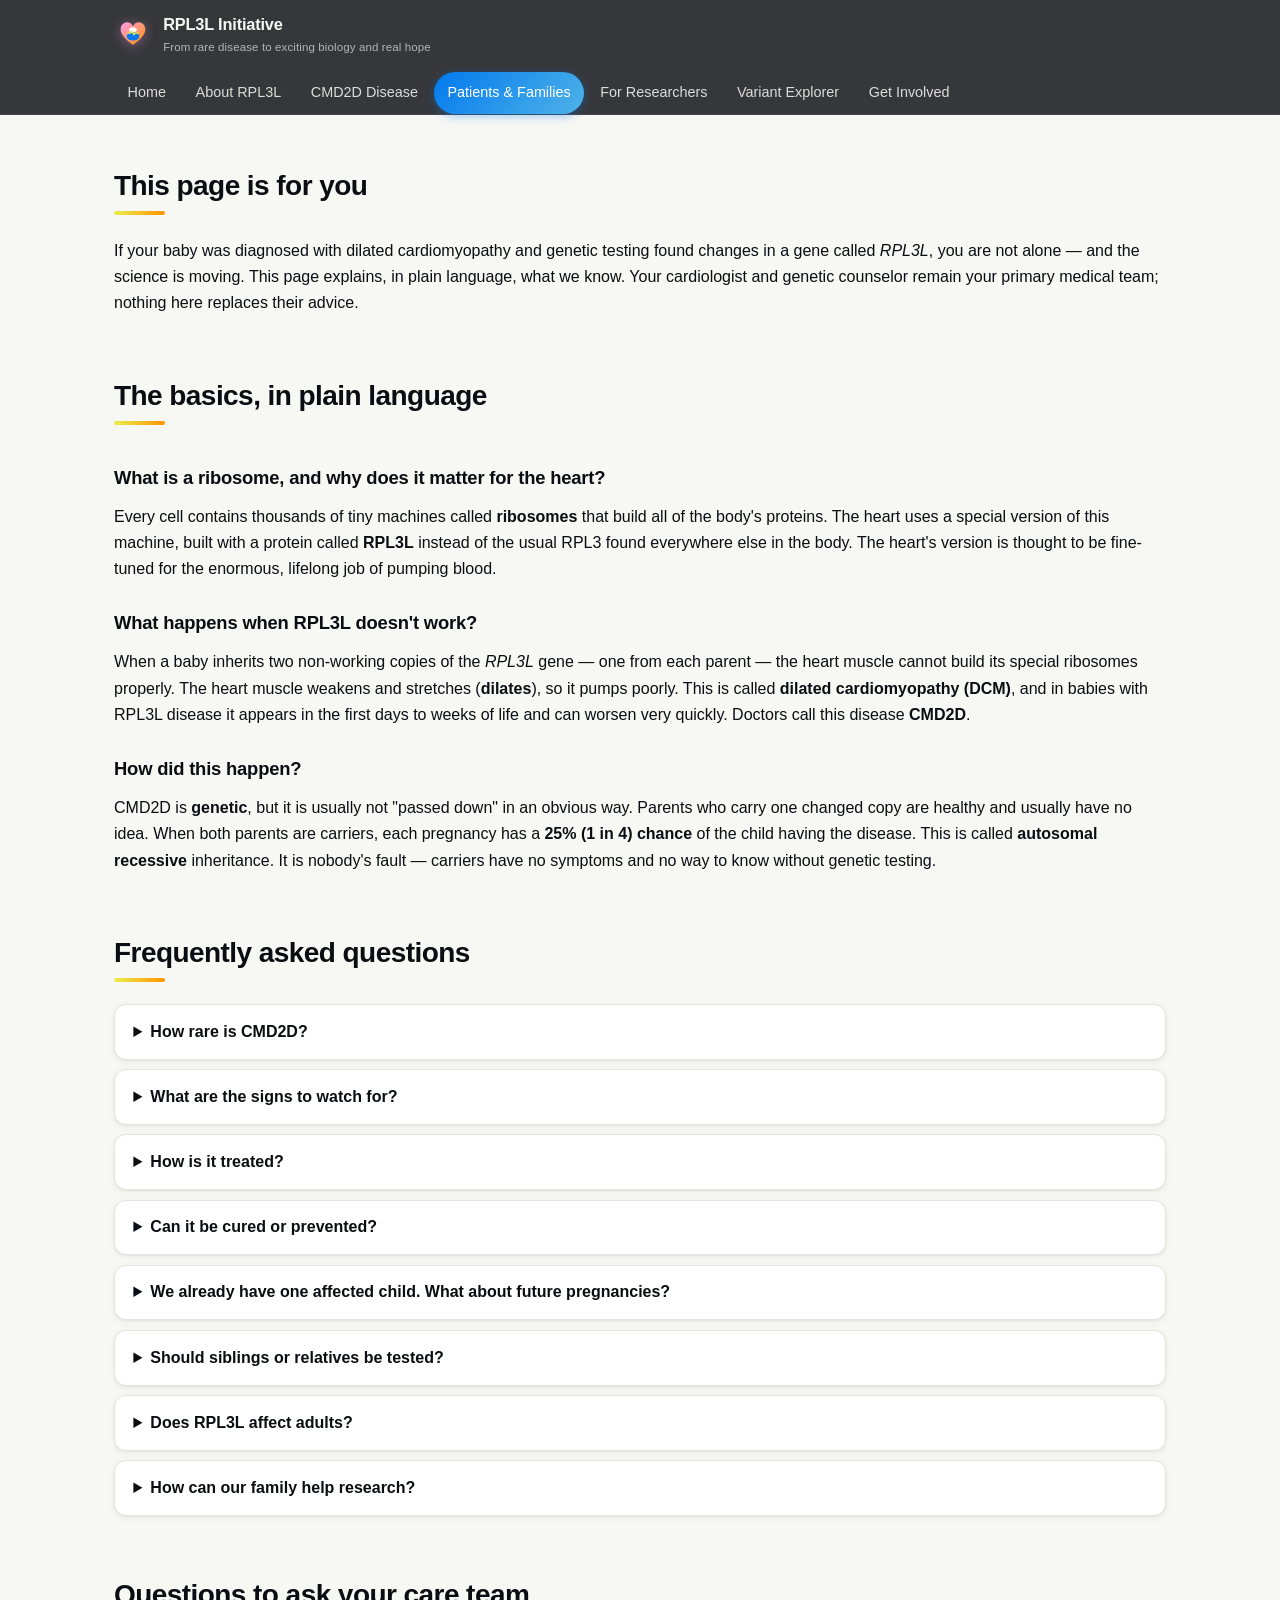
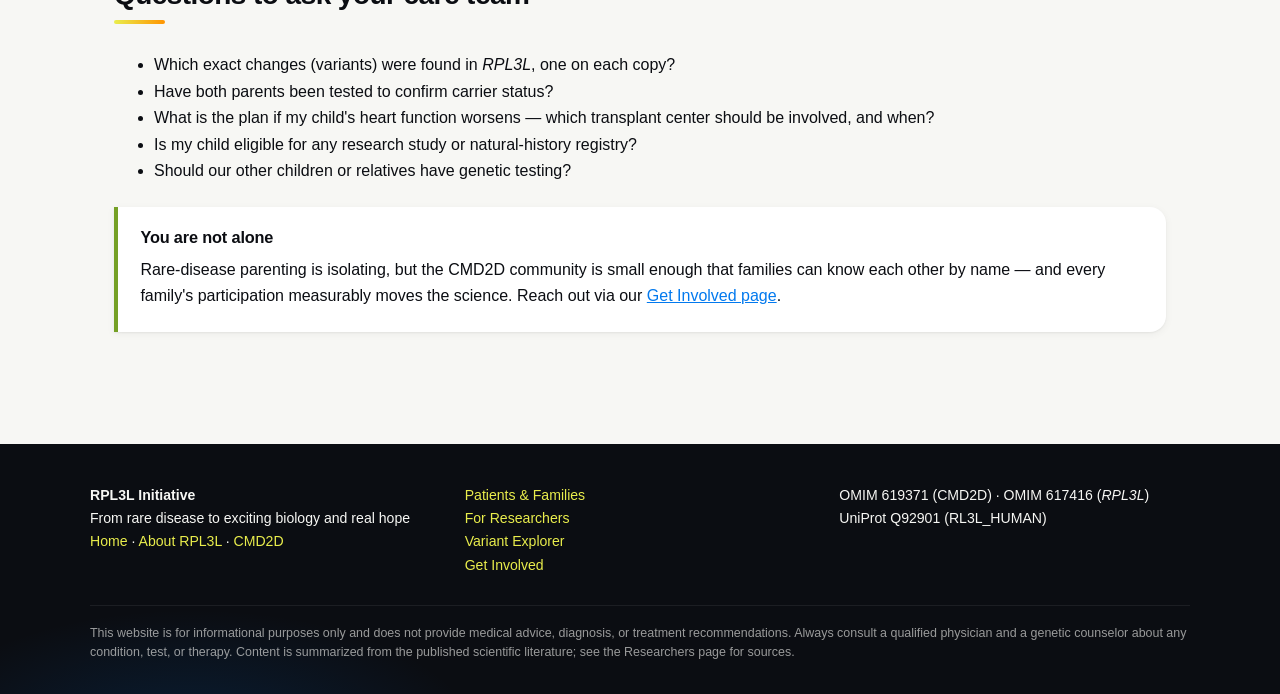
<file: patients.html>
<!DOCTYPE html>
<html lang="en">
<head>
<meta charset="utf-8">
<meta name="viewport" content="width=device-width, initial-scale=1">
<title>For Patients &amp; Families — RPL3L Initiative</title>
<meta name="description" content="Plain-language information for families affected by RPL3L variants and CMD2D: what the gene does, what the disease means, testing, treatment, and support.">
<link rel="stylesheet" href="assets/styles.css">
<link rel="icon" type="image/svg+xml" href="assets/logo.svg">
</head>
<body>

<header class="site">
  <div class="navwrap">
    <a class="brand" href="index.html">
      <svg class="mark" viewBox="0 0 40 40" aria-hidden="true" focusable="false">
        <defs>
          <linearGradient id="heartGrad" x1="0" y1="0" x2="1" y2="1">
            <stop offset="0" stop-color="#FD9BED"/>
            <stop offset="1" stop-color="#FF9400"/>
          </linearGradient>
        </defs>
        <path d="M20 31.5 C 11.5 25.5, 7 20, 7 15 C 7 10.5, 10.3 7.5, 13.8 7.5 C 16.6 7.5, 18.9 9.2, 20 11.8 C 21.1 9.2, 23.4 7.5, 26.2 7.5 C 29.7 7.5, 33 10.5, 33 15 C 33 20, 28.5 25.5, 20 31.5 Z" fill="url(#heartGrad)"/>
        <ellipse cx="20" cy="22.5" rx="6.6" ry="4.4" fill="#0279EE"/>
        <ellipse cx="20" cy="15.6" rx="4.1" ry="2.7" fill="#FAF9F3"/>
        <path d="M14.5 19 L17.5 19 L19 17.2 L21 20.8 L22.5 19 L25.5 19" fill="none" stroke="#E9ED4C" stroke-width="1.4" stroke-linecap="round" stroke-linejoin="round"/>
      </svg>
      <span class="name">RPL3L Initiative<small>From rare disease to exciting biology and real hope</small></span>
    </a>
    <nav class="main" aria-label="Main navigation">
      <ul>
        <li><a href="index.html">Home</a></li>
        <li><a href="about.html">About RPL3L</a></li>
        <li><a href="cmd2d.html">CMD2D Disease</a></li>
        <li><a href="patients.html" class="active">Patients &amp; Families</a></li>
        <li><a href="research.html">For Researchers</a></li>
        <li><a href="explorer.html">Variant Explorer</a></li>
        <li><a href="support.html">Get Involved</a></li>
      </ul>
    </nav>
  </div>
</header>

<main>
  <section>
    <h2>This page is for you</h2>
    <p>
      If your baby was diagnosed with dilated cardiomyopathy and genetic testing found changes in a gene called
      <em>RPL3L</em>, you are not alone — and the science is moving. This page explains, in plain language, what
      we know. Your cardiologist and genetic counselor remain your primary medical team; nothing here replaces
      their advice.
    </p>
  </section>

  <section>
    <h2>The basics, in plain language</h2>
    <h3>What is a ribosome, and why does it matter for the heart?</h3>
    <p>
      Every cell contains thousands of tiny machines called <strong>ribosomes</strong> that build all of the
      body's proteins. The heart uses a special version of this machine, built with a protein called
      <strong>RPL3L</strong> instead of the usual RPL3 found everywhere else in the body. The heart's version
      is thought to be fine-tuned for the enormous, lifelong job of pumping blood.
    </p>
    <h3>What happens when RPL3L doesn't work?</h3>
    <p>
      When a baby inherits two non-working copies of the <em>RPL3L</em> gene — one from each parent — the heart
      muscle cannot build its special ribosomes properly. The heart muscle weakens and stretches
      (<strong>dilates</strong>), so it pumps poorly. This is called <strong>dilated cardiomyopathy (DCM)</strong>,
      and in babies with RPL3L disease it appears in the first days to weeks of life and can worsen very quickly.
      Doctors call this disease <strong>CMD2D</strong>.
    </p>
    <h3>How did this happen?</h3>
    <p>
      CMD2D is <strong>genetic</strong>, but it is usually not "passed down" in an obvious way. Parents who carry
      one changed copy are healthy and usually have no idea. When both parents are carriers, each pregnancy has a
      <strong>25% (1 in 4) chance</strong> of the child having the disease. This is called
      <strong>autosomal recessive</strong> inheritance. It is nobody's fault — carriers have no symptoms and no way
      to know without genetic testing.
    </p>
  </section>

  <section>
    <h2>Frequently asked questions</h2>

    <details>
      <summary>How rare is CMD2D?</summary>
      <p>Very rare. Only about a dozen families worldwide have been reported in the medical literature since 2020.
      Many experts believe it is under-diagnosed: some babies with neonatal heart failure are never tested for
      <em>RPL3L</em>. If your family has this diagnosis, you are among the first families known to science —
      which also means your participation in research is unusually valuable.</p>
    </details>

    <details>
      <summary>What are the signs to watch for?</summary>
      <p>Babies with CMD2D typically become suddenly unwell in the first month of life: fast breathing, poor
      feeding, sweating, irritability, pale or bluish skin, and extreme sleepiness. These are emergencies.
      If a baby with known <em>RPL3L</em> risk shows these signs, go to the emergency department immediately
      and tell the team about the genetic diagnosis.</p>
    </details>

    <details>
      <summary>How is it treated?</summary>
      <p>Doctors use heart-failure medicines to support the heart — intravenous medicines in hospital
      (such as milrinone) and then oral medicines (such as digoxin, diuretics, and blood-pressure medicines).
      For the most severe cases, <strong>heart transplantation</strong> is currently the only definitive
      treatment. At least one reported baby improved substantially on medicines alone over six months, so
      outcomes can vary — discuss your child's specific situation with their cardiologist.</p>
    </details>

    <details>
      <summary>Can it be cured or prevented?</summary>
      <p>There is no cure yet. But the underlying biology is unusually promising: scientists know that a
      related protein, RPL3, can step in for RPL3L when given the chance. Learning how to switch on that
      backup system is one of the most promising research directions — and one of the reasons this
      initiative exists.</p>
    </details>

    <details>
      <summary>We already have one affected child. What about future pregnancies?</summary>
      <p>Once the family's variants are known, parents can pursue <strong>genetic counseling</strong> about
      options including prenatal testing and preimplantation genetic testing (testing embryos during IVF).
      Because one reported case involved a change that arose newly in the child (not present in either parent),
      targeted testing of both parents is an important first step.</p>
    </details>

    <details>
      <summary>Should siblings or relatives be tested?</summary>
      <p>Yes — siblings of an affected child have a 25% chance of being affected and a 50% chance of being an
      unaffected carrier. A genetic counselor can arrange testing. Adult relatives who are carriers are healthy,
      but they may want to know for family planning.</p>
    </details>

    <details>
      <summary>Does RPL3L affect adults?</summary>
      <p>People with only one changed copy (carriers) are healthy. Interestingly, large population studies have
      linked certain <em>RPL3L</em> variants to a somewhat higher risk of an irregular heartbeat called
      <strong>atrial fibrillation</strong> in adults. This is an active area of research and something to mention
      to your doctor if there is a family history.</p>
    </details>

    <details>
      <summary>How can our family help research?</summary>
      <p>Register your interest through our <a href="support.html">contact page</a>. With so few known families,
      every single patient's cells, data, and story can change the field. We will connect you with clinicians
      and researchers studying RPL3L.</p>
    </details>
  </section>

  <section>
    <h2>Questions to ask your care team</h2>
    <ul>
      <li>Which exact changes (variants) were found in <em>RPL3L</em>, one on each copy?</li>
      <li>Have both parents been tested to confirm carrier status?</li>
      <li>What is the plan if my child's heart function worsens — which transplant center should be involved, and when?</li>
      <li>Is my child eligible for any research study or natural-history registry?</li>
      <li>Should our other children or relatives have genetic testing?</li>
    </ul>
    <div class="callout green">
      <h3>You are not alone</h3>
      <p>Rare-disease parenting is isolating, but the CMD2D community is small enough that families can know
      each other by name — and every family's participation measurably moves the science. Reach out via our
      <a href="support.html">Get Involved page</a>.</p>
    </div>
  </section>
</main>

<footer class="site">
  <div class="inner">
    <div>
      <strong>RPL3L Initiative</strong><br>
      From rare disease to exciting biology and real hope<br>
      <a href="index.html">Home</a> · <a href="about.html">About RPL3L</a> · <a href="cmd2d.html">CMD2D</a>
    </div>
    <div>
      <a href="patients.html">Patients &amp; Families</a><br>
      <a href="research.html">For Researchers</a><br>
      <a href="explorer.html">Variant Explorer</a><br>
      <a href="support.html">Get Involved</a>
    </div>
    <div>
      OMIM 619371 (CMD2D) · OMIM 617416 (<em>RPL3L</em>)<br>
      UniProt Q92901 (RL3L_HUMAN)
    </div>
  </div>
  <div class="disclaimer">
    This website is for informational purposes only and does not provide medical advice, diagnosis, or treatment
    recommendations. Always consult a qualified physician and a genetic counselor about any condition, test, or
    therapy. Content is summarized from the published scientific literature; see the Researchers page for sources.
  </div>
</footer>

</body>
</html>
</file>
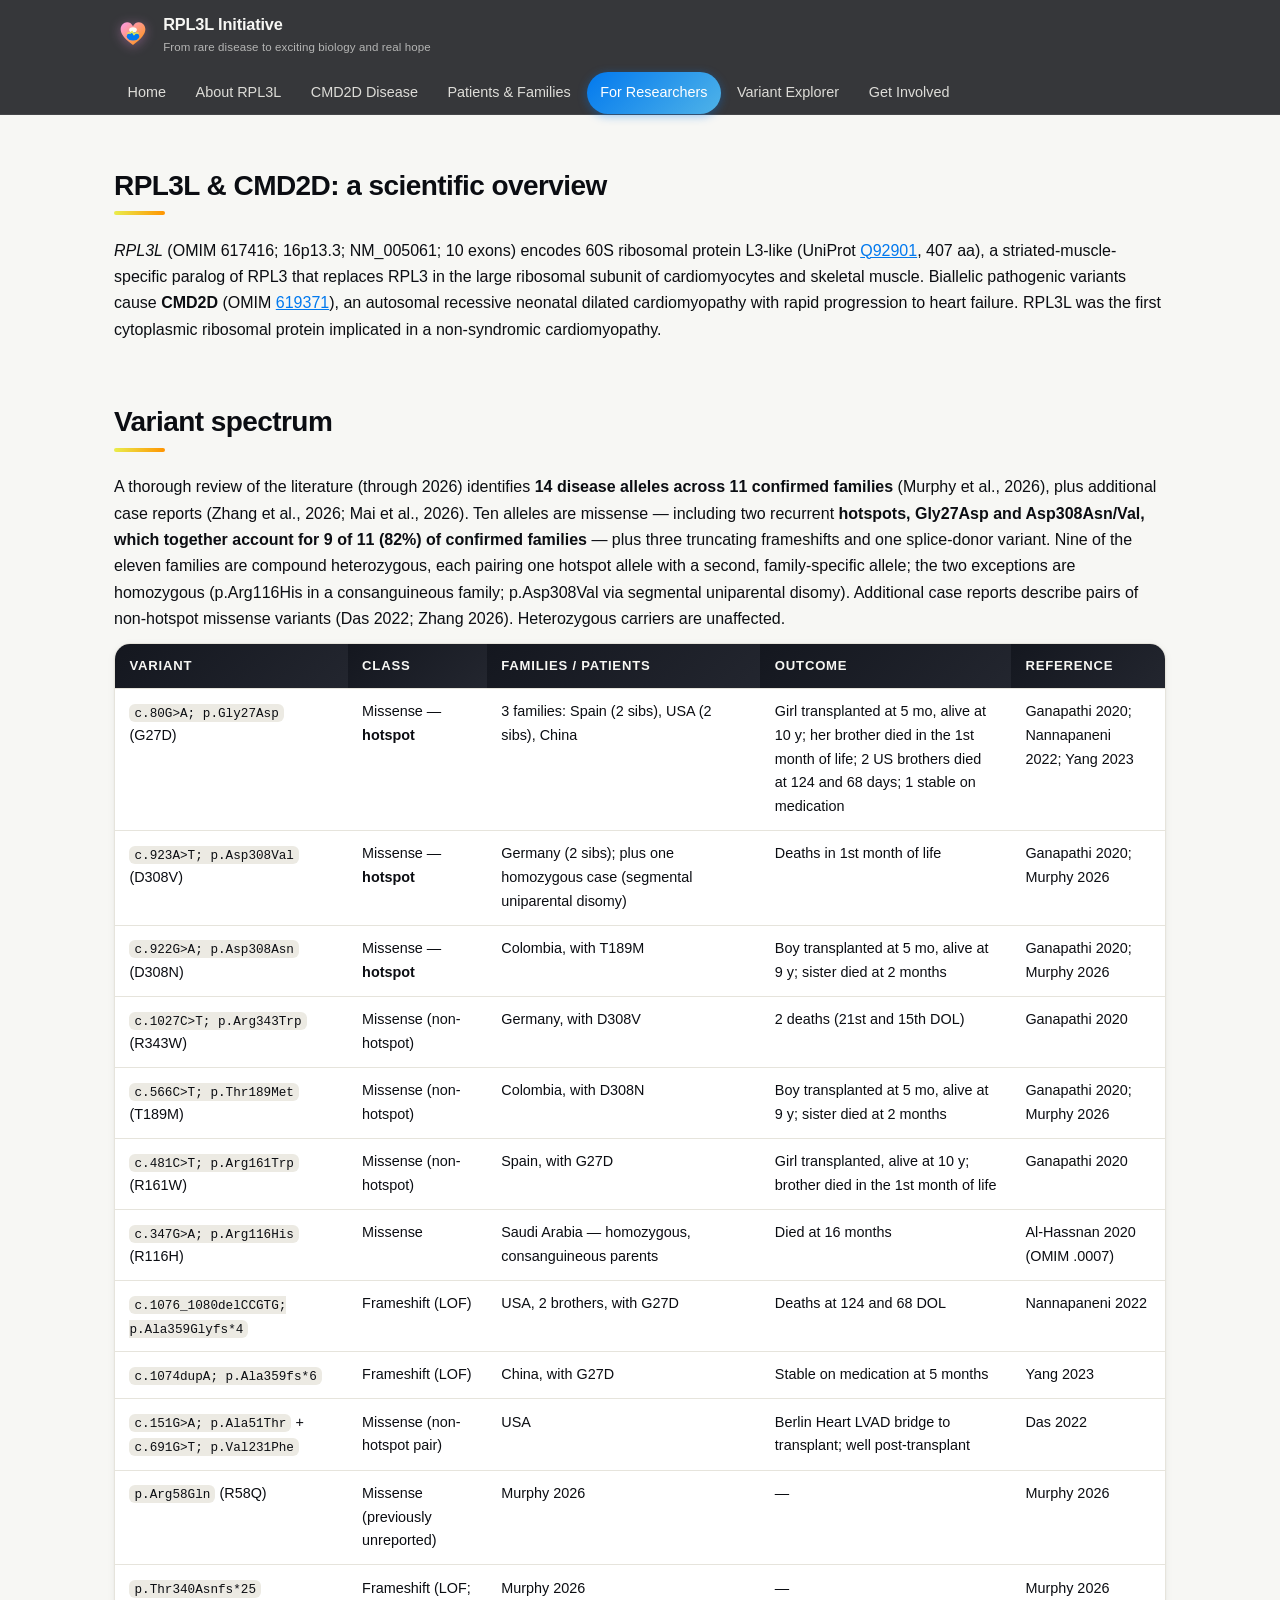
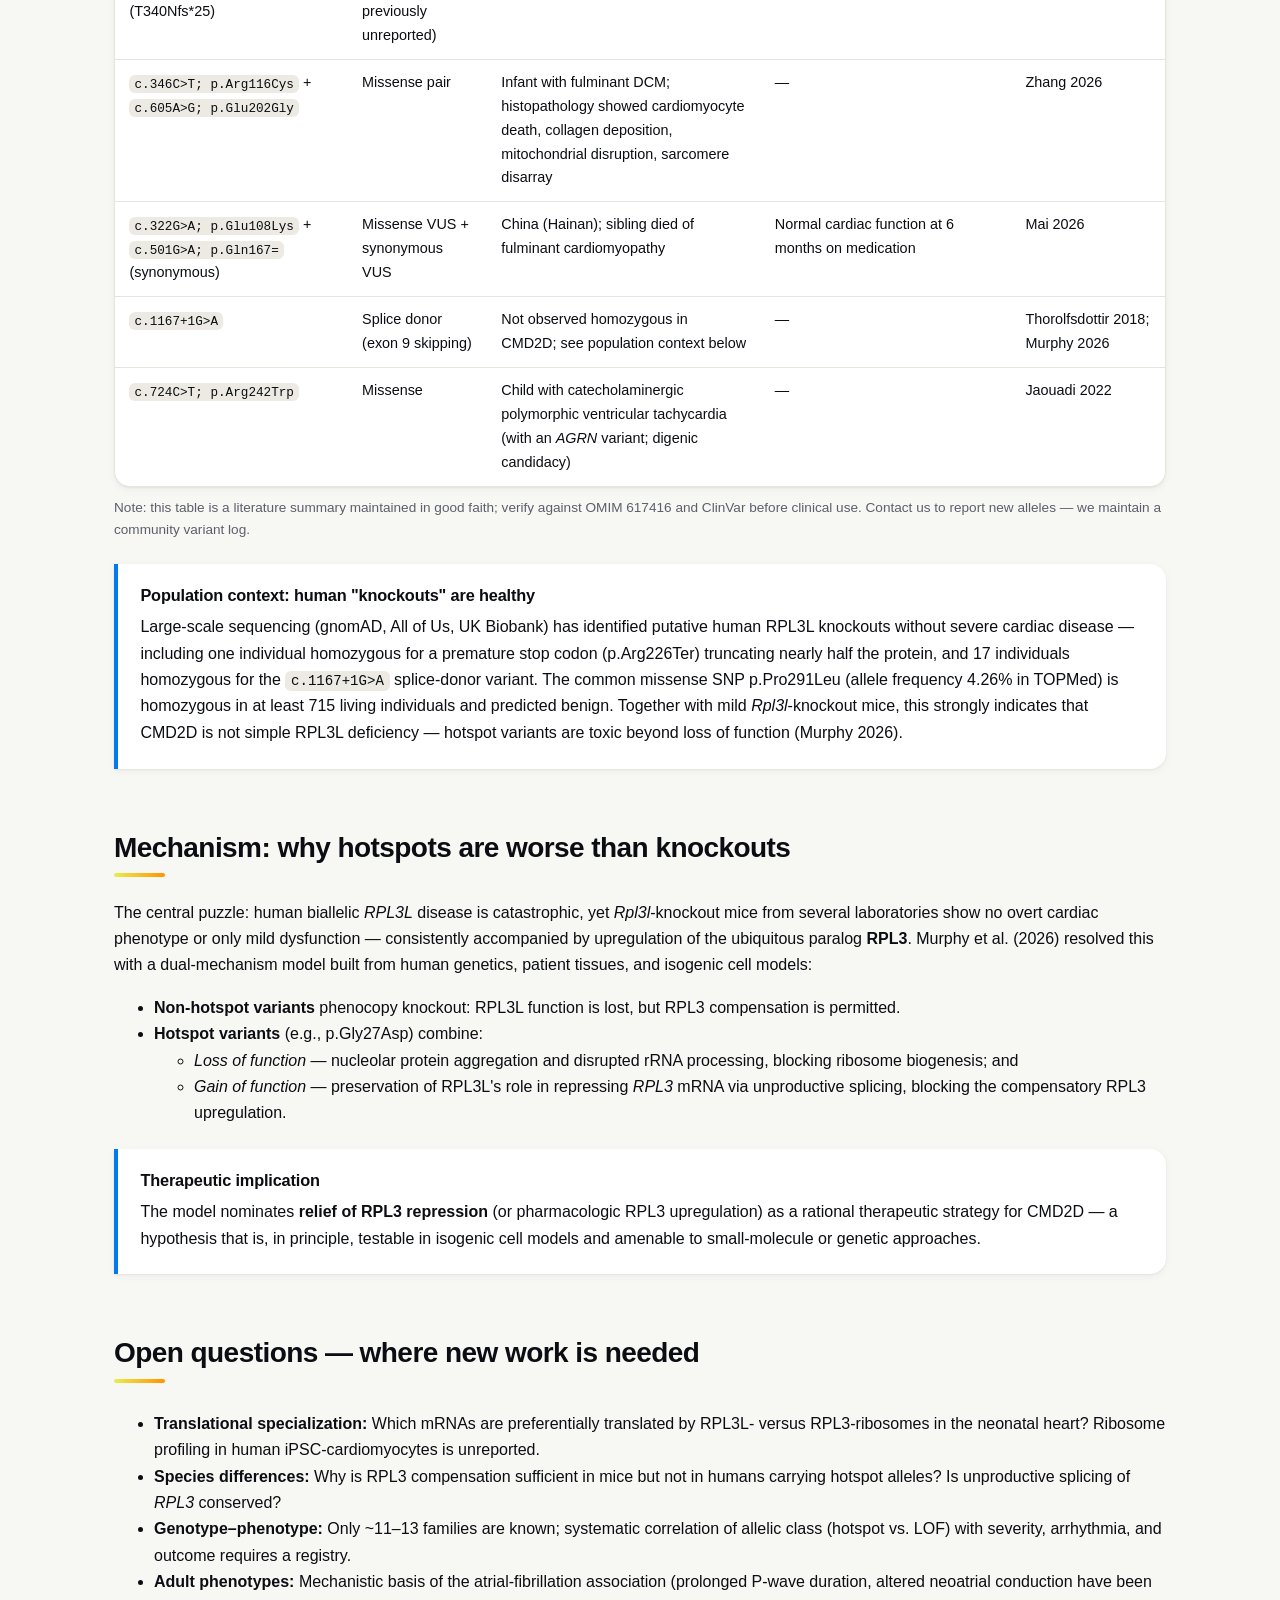
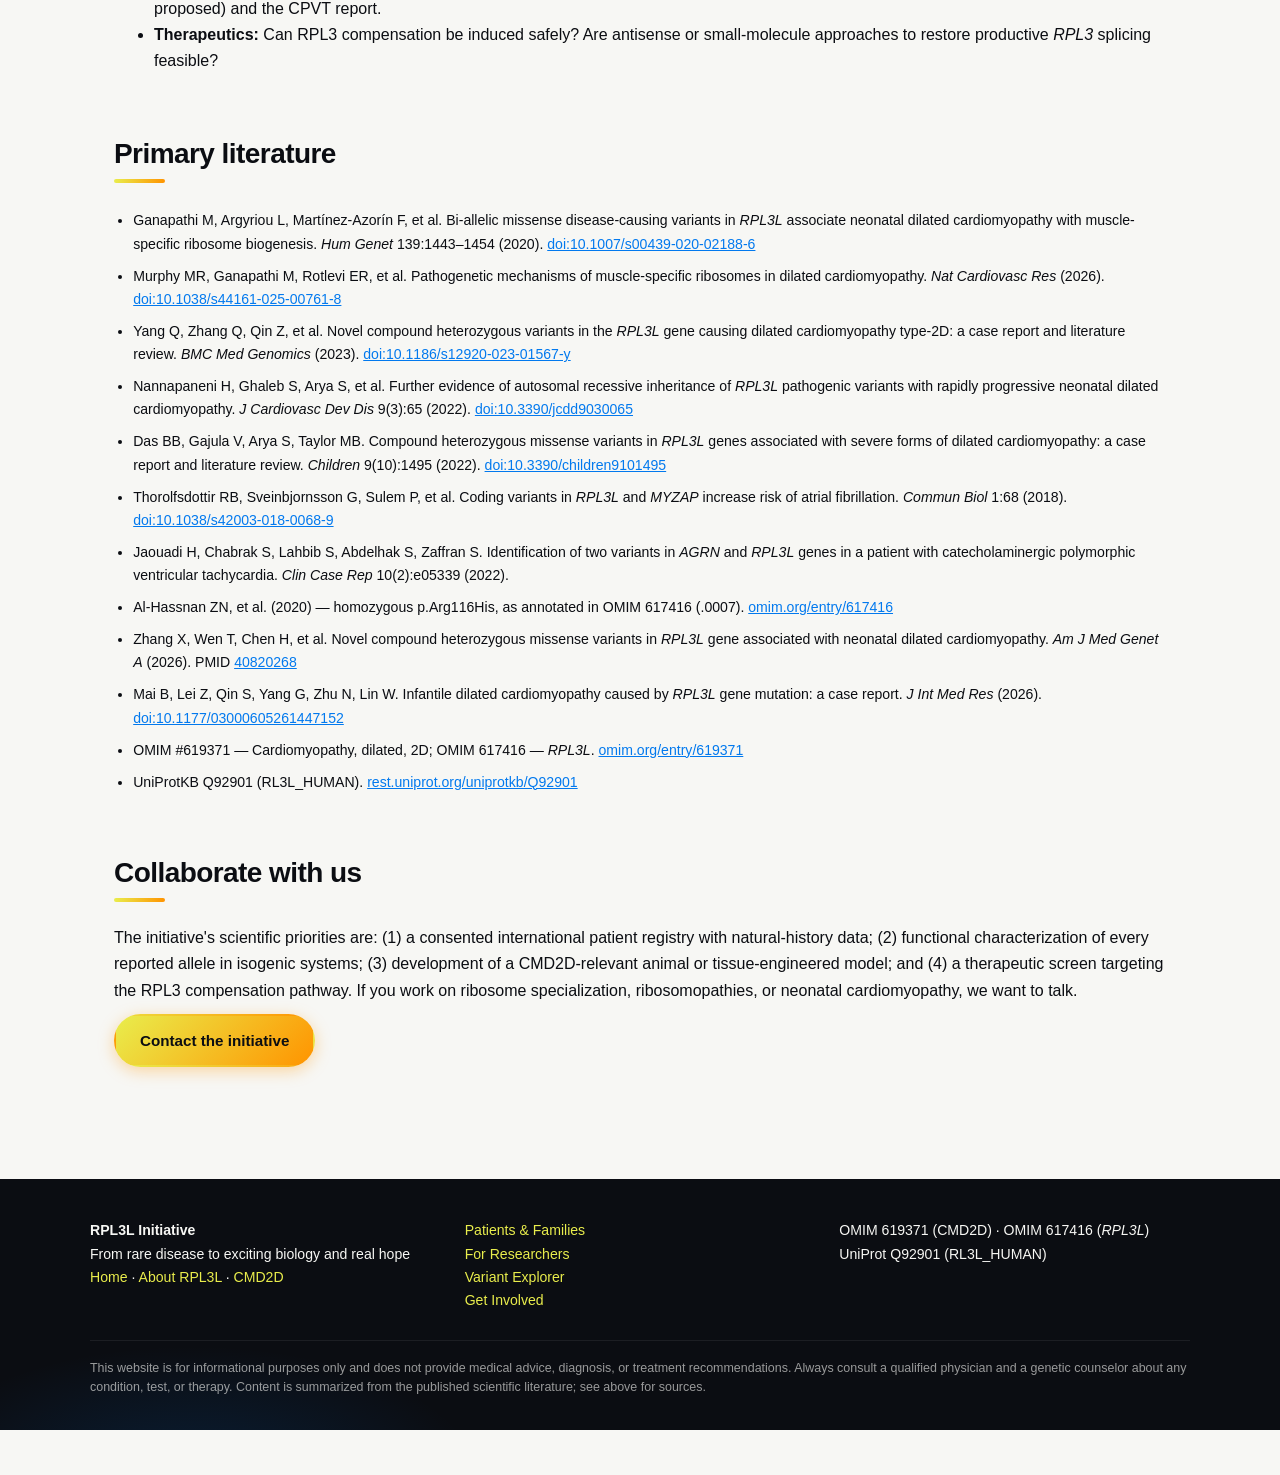
<file: research.html>
<!DOCTYPE html>
<html lang="en">
<head>
<meta charset="utf-8">
<meta name="viewport" content="width=device-width, initial-scale=1">
<title>For Researchers — RPL3L Initiative</title>
<meta name="description" content="Scientific resources on RPL3L and CMD2D: variant spectrum, dual loss-/gain-of-function mechanism, open questions, and primary literature.">
<link rel="stylesheet" href="assets/styles.css">
<link rel="icon" type="image/svg+xml" href="assets/logo.svg">
</head>
<body>

<header class="site">
  <div class="navwrap">
    <a class="brand" href="index.html">
      <svg class="mark" viewBox="0 0 40 40" aria-hidden="true" focusable="false">
        <defs>
          <linearGradient id="heartGrad" x1="0" y1="0" x2="1" y2="1">
            <stop offset="0" stop-color="#FD9BED"/>
            <stop offset="1" stop-color="#FF9400"/>
          </linearGradient>
        </defs>
        <path d="M20 31.5 C 11.5 25.5, 7 20, 7 15 C 7 10.5, 10.3 7.5, 13.8 7.5 C 16.6 7.5, 18.9 9.2, 20 11.8 C 21.1 9.2, 23.4 7.5, 26.2 7.5 C 29.7 7.5, 33 10.5, 33 15 C 33 20, 28.5 25.5, 20 31.5 Z" fill="url(#heartGrad)"/>
        <ellipse cx="20" cy="22.5" rx="6.6" ry="4.4" fill="#0279EE"/>
        <ellipse cx="20" cy="15.6" rx="4.1" ry="2.7" fill="#FAF9F3"/>
        <path d="M14.5 19 L17.5 19 L19 17.2 L21 20.8 L22.5 19 L25.5 19" fill="none" stroke="#E9ED4C" stroke-width="1.4" stroke-linecap="round" stroke-linejoin="round"/>
      </svg>
      <span class="name">RPL3L Initiative<small>From rare disease to exciting biology and real hope</small></span>
    </a>
    <nav class="main" aria-label="Main navigation">
      <ul>
        <li><a href="index.html">Home</a></li>
        <li><a href="about.html">About RPL3L</a></li>
        <li><a href="cmd2d.html">CMD2D Disease</a></li>
        <li><a href="patients.html">Patients &amp; Families</a></li>
        <li><a href="research.html" class="active">For Researchers</a></li>
        <li><a href="explorer.html">Variant Explorer</a></li>
        <li><a href="support.html">Get Involved</a></li>
      </ul>
    </nav>
  </div>
</header>

<main>
  <section>
    <h2>RPL3L &amp; CMD2D: a scientific overview</h2>
    <p>
      <em>RPL3L</em> (OMIM 617416; 16p13.3; NM_005061; 10 exons) encodes 60S ribosomal protein L3-like
      (UniProt <a href="https://rest.uniprot.org/uniprotkb/Q92901" target="_blank" rel="noopener">Q92901</a>, 407 aa),
      a striated-muscle-specific paralog of RPL3 that replaces RPL3 in the large ribosomal subunit of
      cardiomyocytes and skeletal muscle. Biallelic pathogenic variants cause
      <strong>CMD2D</strong> (OMIM <a href="https://omim.org/entry/619371" target="_blank" rel="noopener">619371</a>),
      an autosomal recessive neonatal dilated cardiomyopathy with rapid progression to heart failure.
      RPL3L was the first cytoplasmic ribosomal protein implicated in a non-syndromic cardiomyopathy.
    </p>
  </section>

  <section>
    <h2>Variant spectrum</h2>
    <p>
      A thorough review of the literature (through 2026) identifies <strong>14 disease alleles across 11
      confirmed families</strong> (Murphy et&nbsp;al., 2026), plus additional case reports (Zhang et&nbsp;al., 2026;
      Mai et&nbsp;al., 2026). Ten alleles are missense — including two recurrent <strong>hotspots,
      Gly27Asp and Asp308Asn/Val, which together account for 9 of 11 (82%) of confirmed families</strong> —
      plus three truncating frameshifts and one splice-donor variant. Nine of the eleven families are
      compound heterozygous, each pairing one hotspot allele with a second, family-specific allele; the
      two exceptions are homozygous (p.Arg116His in a consanguineous family; p.Asp308Val via segmental
      uniparental disomy). Additional case reports describe pairs of non-hotspot missense variants
      (Das 2022; Zhang 2026). Heterozygous carriers are unaffected.
    </p>
    <div class="table-scroll">
      <table class="data">
        <tr><th>Variant</th><th>Class</th><th>Families / patients</th><th>Outcome</th><th>Reference</th></tr>
        <tr>
          <td><code>c.80G&gt;A; p.Gly27Asp</code> (G27D)</td>
          <td>Missense — <strong>hotspot</strong></td>
          <td>3 families: Spain (2 sibs), USA (2 sibs), China</td>
          <td>Girl transplanted at 5 mo, alive at 10 y; her brother died in the 1st month of life; 2 US brothers died at 124 and 68 days; 1 stable on medication</td>
          <td>Ganapathi 2020; Nannapaneni 2022; Yang 2023</td>
        </tr>
        <tr>
          <td><code>c.923A&gt;T; p.Asp308Val</code> (D308V)</td>
          <td>Missense — <strong>hotspot</strong></td>
          <td>Germany (2 sibs); plus one homozygous case (segmental uniparental disomy)</td>
          <td>Deaths in 1st month of life</td>
          <td>Ganapathi 2020; Murphy 2026</td>
        </tr>
        <tr>
          <td><code>c.922G&gt;A; p.Asp308Asn</code> (D308N)</td>
          <td>Missense — <strong>hotspot</strong></td>
          <td>Colombia, with T189M</td>
          <td>Boy transplanted at 5 mo, alive at 9 y; sister died at 2 months</td>
          <td>Ganapathi 2020; Murphy 2026</td>
        </tr>
        <tr>
          <td><code>c.1027C&gt;T; p.Arg343Trp</code> (R343W)</td>
          <td>Missense (non-hotspot)</td>
          <td>Germany, with D308V</td>
          <td>2 deaths (21st and 15th DOL)</td>
          <td>Ganapathi 2020</td>
        </tr>
        <tr>
          <td><code>c.566C&gt;T; p.Thr189Met</code> (T189M)</td>
          <td>Missense (non-hotspot)</td>
          <td>Colombia, with D308N</td>
          <td>Boy transplanted at 5 mo, alive at 9 y; sister died at 2 months</td>
          <td>Ganapathi 2020; Murphy 2026</td>
        </tr>
        <tr>
          <td><code>c.481C&gt;T; p.Arg161Trp</code> (R161W)</td>
          <td>Missense (non-hotspot)</td>
          <td>Spain, with G27D</td>
          <td>Girl transplanted, alive at 10 y; brother died in the 1st month of life</td>
          <td>Ganapathi 2020</td>
        </tr>
        <tr>
          <td><code>c.347G&gt;A; p.Arg116His</code> (R116H)</td>
          <td>Missense</td>
          <td>Saudi Arabia — homozygous, consanguineous parents</td>
          <td>Died at 16 months</td>
          <td>Al-Hassnan 2020 (OMIM .0007)</td>
        </tr>
        <tr>
          <td><code>c.1076_1080delCCGTG; p.Ala359Glyfs*4</code></td>
          <td>Frameshift (LOF)</td>
          <td>USA, 2 brothers, with G27D</td>
          <td>Deaths at 124 and 68 DOL</td>
          <td>Nannapaneni 2022</td>
        </tr>
        <tr>
          <td><code>c.1074dupA; p.Ala359fs*6</code></td>
          <td>Frameshift (LOF)</td>
          <td>China, with G27D</td>
          <td>Stable on medication at 5 months</td>
          <td>Yang 2023</td>
        </tr>
        <tr>
          <td><code>c.151G&gt;A; p.Ala51Thr</code> + <code>c.691G&gt;T; p.Val231Phe</code></td>
          <td>Missense (non-hotspot pair)</td>
          <td>USA</td>
          <td>Berlin Heart LVAD bridge to transplant; well post-transplant</td>
          <td>Das 2022</td>
        </tr>
        <tr>
          <td><code>p.Arg58Gln</code> (R58Q)</td>
          <td>Missense (previously unreported)</td>
          <td>Murphy 2026</td>
          <td>—</td>
          <td>Murphy 2026</td>
        </tr>
        <tr>
          <td><code>p.Thr340Asnfs*25</code> (T340Nfs*25)</td>
          <td>Frameshift (LOF; previously unreported)</td>
          <td>Murphy 2026</td>
          <td>—</td>
          <td>Murphy 2026</td>
        </tr>
        <tr>
          <td><code>c.346C&gt;T; p.Arg116Cys</code> + <code>c.605A&gt;G; p.Glu202Gly</code></td>
          <td>Missense pair</td>
          <td>Infant with fulminant DCM; histopathology showed cardiomyocyte death, collagen deposition, mitochondrial disruption, sarcomere disarray</td>
          <td>—</td>
          <td>Zhang 2026</td>
        </tr>
        <tr>
          <td><code>c.322G&gt;A; p.Glu108Lys</code> + <code>c.501G&gt;A; p.Gln167=</code> (synonymous)</td>
          <td>Missense VUS + synonymous VUS</td>
          <td>China (Hainan); sibling died of fulminant cardiomyopathy</td>
          <td>Normal cardiac function at 6 months on medication</td>
          <td>Mai 2026</td>
        </tr>
        <tr>
          <td><code>c.1167+1G&gt;A</code></td>
          <td>Splice donor (exon 9 skipping)</td>
          <td>Not observed homozygous in CMD2D; see population context below</td>
          <td>—</td>
          <td>Thorolfsdottir 2018; Murphy 2026</td>
        </tr>
        <tr>
          <td><code>c.724C&gt;T; p.Arg242Trp</code></td>
          <td>Missense</td>
          <td>Child with catecholaminergic polymorphic ventricular tachycardia (with an <em>AGRN</em> variant; digenic candidacy)</td>
          <td>—</td>
          <td>Jaouadi 2022</td>
        </tr>
      </table>
    </div>
    <p style="font-size:0.85rem;color:var(--muted)">
      Note: this table is a literature summary maintained in good faith; verify against OMIM 617416 and ClinVar
      before clinical use. Contact us to report new alleles — we maintain a community variant log.
    </p>
    <div class="callout blue">
      <h3>Population context: human "knockouts" are healthy</h3>
      <p>
        Large-scale sequencing (gnomAD, All of Us, UK Biobank) has identified putative human RPL3L knockouts
        without severe cardiac disease — including one individual homozygous for a premature stop codon
        (p.Arg226Ter) truncating nearly half the protein, and 17 individuals homozygous for the
        <code>c.1167+1G&gt;A</code> splice-donor variant. The common missense SNP p.Pro291Leu (allele frequency
        4.26% in TOPMed) is homozygous in at least 715 living individuals and predicted benign. Together with
        mild <em>Rpl3l</em>-knockout mice, this strongly indicates that CMD2D is not simple RPL3L deficiency —
        hotspot variants are toxic beyond loss of function (Murphy 2026).
      </p>
    </div>
  </section>

  <section>
    <h2>Mechanism: why hotspots are worse than knockouts</h2>
    <p>
      The central puzzle: human biallelic <em>RPL3L</em> disease is catastrophic, yet <em>Rpl3l</em>-knockout mice
      from several laboratories show no overt cardiac phenotype or only mild dysfunction — consistently accompanied
      by upregulation of the ubiquitous paralog <strong>RPL3</strong>. Murphy et&nbsp;al. (2026) resolved this with a
      dual-mechanism model built from human genetics, patient tissues, and isogenic cell models:
    </p>
    <ul>
      <li><strong>Non-hotspot variants</strong> phenocopy knockout: RPL3L function is lost, but RPL3 compensation is permitted.</li>
      <li><strong>Hotspot variants</strong> (e.g., p.Gly27Asp) combine:
        <ul>
          <li><em>Loss of function</em> — nucleolar protein aggregation and disrupted rRNA processing, blocking ribosome biogenesis; and</li>
          <li><em>Gain of function</em> — preservation of RPL3L's role in repressing <em>RPL3</em> mRNA via unproductive splicing, blocking the compensatory RPL3 upregulation.</li>
        </ul>
      </li>
    </ul>
    <div class="callout blue">
      <h3>Therapeutic implication</h3>
      <p>
        The model nominates <strong>relief of RPL3 repression</strong> (or pharmacologic RPL3 upregulation) as a
        rational therapeutic strategy for CMD2D — a hypothesis that is, in principle, testable in isogenic cell
        models and amenable to small-molecule or genetic approaches.
      </p>
    </div>
  </section>

  <section>
    <h2>Open questions — where new work is needed</h2>
    <ul>
      <li><strong>Translational specialization:</strong> Which mRNAs are preferentially translated by RPL3L- versus RPL3-ribosomes in the neonatal heart? Ribosome profiling in human iPSC-cardiomyocytes is unreported.</li>
      <li><strong>Species differences:</strong> Why is RPL3 compensation sufficient in mice but not in humans carrying hotspot alleles? Is unproductive splicing of <em>RPL3</em> conserved?</li>
      <li><strong>Genotype–phenotype:</strong> Only ~11–13 families are known; systematic correlation of allelic class (hotspot vs. LOF) with severity, arrhythmia, and outcome requires a registry.</li>
      <li><strong>Adult phenotypes:</strong> Mechanistic basis of the atrial-fibrillation association (prolonged P-wave duration, altered neoatrial conduction have been proposed) and the CPVT report.</li>
      <li><strong>Therapeutics:</strong> Can RPL3 compensation be induced safely? Are antisense or small-molecule approaches to restore productive <em>RPL3</em> splicing feasible?</li>
    </ul>
  </section>

  <section>
    <h2>Primary literature</h2>
    <ul class="reflist">
      <li>Ganapathi M, Argyriou L, Martínez-Azorín F, et al. Bi-allelic missense disease-causing variants in <em>RPL3L</em> associate neonatal dilated cardiomyopathy with muscle-specific ribosome biogenesis. <em>Hum Genet</em> 139:1443–1454 (2020). <a href="https://doi.org/10.1007/s00439-020-02188-6" target="_blank" rel="noopener">doi:10.1007/s00439-020-02188-6</a></li>
      <li>Murphy MR, Ganapathi M, Rotlevi ER, et al. Pathogenetic mechanisms of muscle-specific ribosomes in dilated cardiomyopathy. <em>Nat Cardiovasc Res</em> (2026). <a href="https://doi.org/10.1038/s44161-025-00761-8" target="_blank" rel="noopener">doi:10.1038/s44161-025-00761-8</a></li>
      <li>Yang Q, Zhang Q, Qin Z, et al. Novel compound heterozygous variants in the <em>RPL3L</em> gene causing dilated cardiomyopathy type-2D: a case report and literature review. <em>BMC Med Genomics</em> (2023). <a href="https://doi.org/10.1186/s12920-023-01567-y" target="_blank" rel="noopener">doi:10.1186/s12920-023-01567-y</a></li>
      <li>Nannapaneni H, Ghaleb S, Arya S, et al. Further evidence of autosomal recessive inheritance of <em>RPL3L</em> pathogenic variants with rapidly progressive neonatal dilated cardiomyopathy. <em>J Cardiovasc Dev Dis</em> 9(3):65 (2022). <a href="https://doi.org/10.3390/jcdd9030065" target="_blank" rel="noopener">doi:10.3390/jcdd9030065</a></li>
      <li>Das BB, Gajula V, Arya S, Taylor MB. Compound heterozygous missense variants in <em>RPL3L</em> genes associated with severe forms of dilated cardiomyopathy: a case report and literature review. <em>Children</em> 9(10):1495 (2022). <a href="https://doi.org/10.3390/children9101495" target="_blank" rel="noopener">doi:10.3390/children9101495</a></li>
      <li>Thorolfsdottir RB, Sveinbjornsson G, Sulem P, et al. Coding variants in <em>RPL3L</em> and <em>MYZAP</em> increase risk of atrial fibrillation. <em>Commun Biol</em> 1:68 (2018). <a href="https://doi.org/10.1038/s42003-018-0068-9" target="_blank" rel="noopener">doi:10.1038/s42003-018-0068-9</a></li>
      <li>Jaouadi H, Chabrak S, Lahbib S, Abdelhak S, Zaffran S. Identification of two variants in <em>AGRN</em> and <em>RPL3L</em> genes in a patient with catecholaminergic polymorphic ventricular tachycardia. <em>Clin Case Rep</em> 10(2):e05339 (2022).</li>
      <li>Al-Hassnan ZN, et al. (2020) — homozygous p.Arg116His, as annotated in OMIM 617416 (.0007). <a href="https://omim.org/entry/617416" target="_blank" rel="noopener">omim.org/entry/617416</a></li>
      <li>Zhang X, Wen T, Chen H, et al. Novel compound heterozygous missense variants in <em>RPL3L</em> gene associated with neonatal dilated cardiomyopathy. <em>Am J Med Genet A</em> (2026). PMID <a href="https://pubmed.ncbi.nlm.nih.gov/40820268/" target="_blank" rel="noopener">40820268</a></li>
      <li>Mai B, Lei Z, Qin S, Yang G, Zhu N, Lin W. Infantile dilated cardiomyopathy caused by <em>RPL3L</em> gene mutation: a case report. <em>J Int Med Res</em> (2026). <a href="https://doi.org/10.1177/03000605261447152" target="_blank" rel="noopener">doi:10.1177/03000605261447152</a></li>
      <li>OMIM #619371 — Cardiomyopathy, dilated, 2D; OMIM 617416 — <em>RPL3L</em>. <a href="https://omim.org/entry/619371" target="_blank" rel="noopener">omim.org/entry/619371</a></li>
      <li>UniProtKB Q92901 (RL3L_HUMAN). <a href="https://rest.uniprot.org/uniprotkb/Q92901" target="_blank" rel="noopener">rest.uniprot.org/uniprotkb/Q92901</a></li>
    </ul>
  </section>

  <section>
    <h2>Collaborate with us</h2>
    <p>
      The initiative's scientific priorities are: (1) a consented international patient registry with natural-history
      data; (2) functional characterization of every reported allele in isogenic systems; (3) development of a
      CMD2D-relevant animal or tissue-engineered model; and (4) a therapeutic screen targeting the RPL3 compensation
      pathway. If you work on ribosome specialization, ribosomopathies, or neonatal cardiomyopathy, we want to talk.
    </p>
    <p><a class="btn primary" href="support.html">Contact the initiative</a></p>
  </section>
</main>

<footer class="site">
  <div class="inner">
    <div>
      <strong>RPL3L Initiative</strong><br>
      From rare disease to exciting biology and real hope<br>
      <a href="index.html">Home</a> · <a href="about.html">About RPL3L</a> · <a href="cmd2d.html">CMD2D</a>
    </div>
    <div>
      <a href="patients.html">Patients &amp; Families</a><br>
      <a href="research.html">For Researchers</a><br>
      <a href="explorer.html">Variant Explorer</a><br>
      <a href="support.html">Get Involved</a>
    </div>
    <div>
      OMIM 619371 (CMD2D) · OMIM 617416 (<em>RPL3L</em>)<br>
      UniProt Q92901 (RL3L_HUMAN)
    </div>
  </div>
  <div class="disclaimer">
    This website is for informational purposes only and does not provide medical advice, diagnosis, or treatment
    recommendations. Always consult a qualified physician and a genetic counselor about any condition, test, or
    therapy. Content is summarized from the published scientific literature; see above for sources.
  </div>
</footer>

</body>
</html>
</file>
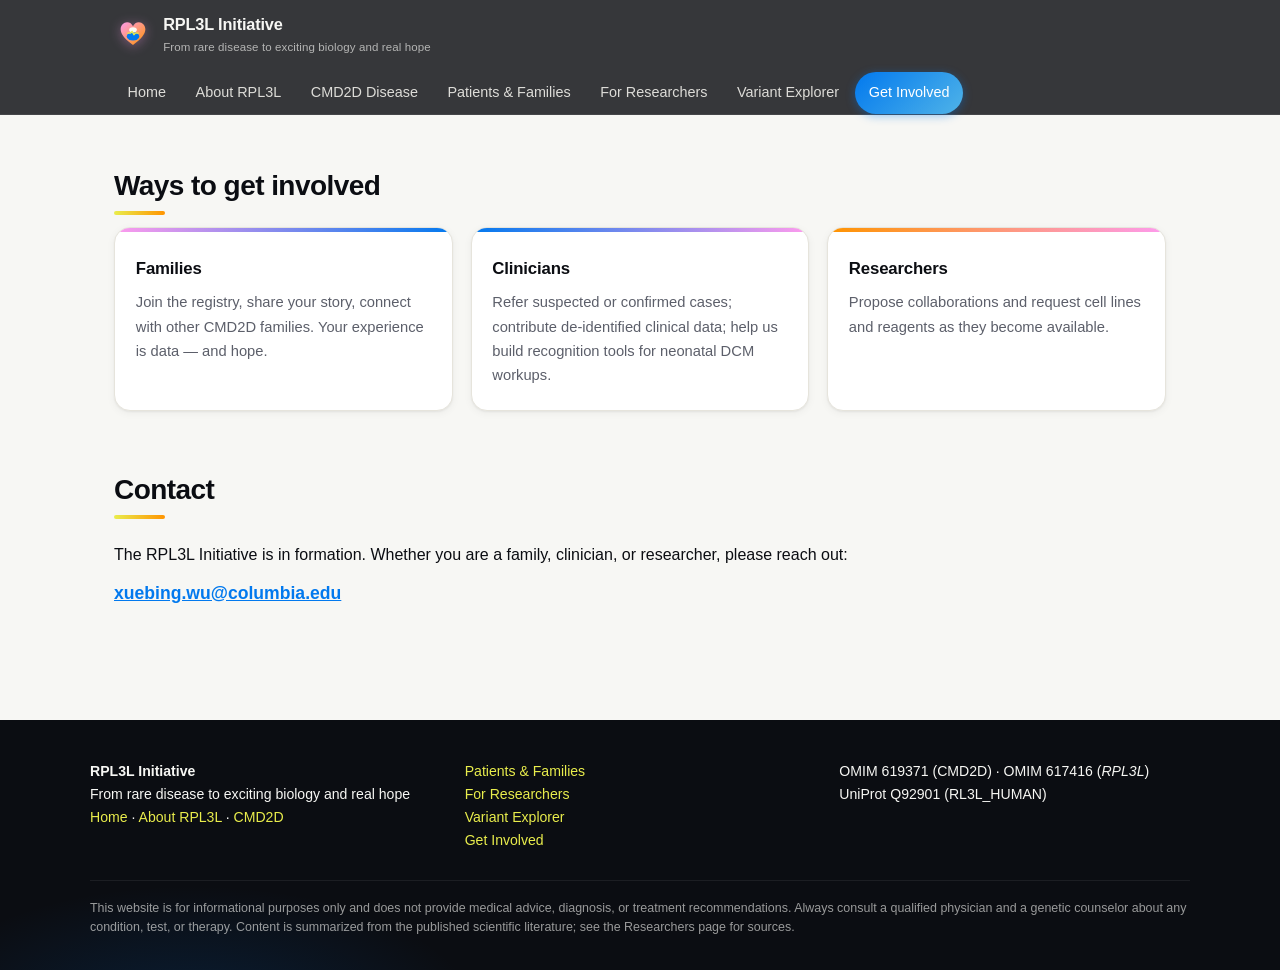
<file: support.html>
<!DOCTYPE html>
<html lang="en">
<head>
<meta charset="utf-8">
<meta name="viewport" content="width=device-width, initial-scale=1">
<title>Get Involved — RPL3L Initiative</title>
<meta name="description" content="How families, clinicians, and researchers can get involved with the RPL3L Initiative and CMD2D research.">
<link rel="stylesheet" href="assets/styles.css">
<link rel="icon" type="image/svg+xml" href="assets/logo.svg">
</head>
<body>

<header class="site">
  <div class="navwrap">
    <a class="brand" href="index.html">
      <svg class="mark" viewBox="0 0 40 40" aria-hidden="true" focusable="false">
        <defs>
          <linearGradient id="heartGrad" x1="0" y1="0" x2="1" y2="1">
            <stop offset="0" stop-color="#FD9BED"/>
            <stop offset="1" stop-color="#FF9400"/>
          </linearGradient>
        </defs>
        <path d="M20 31.5 C 11.5 25.5, 7 20, 7 15 C 7 10.5, 10.3 7.5, 13.8 7.5 C 16.6 7.5, 18.9 9.2, 20 11.8 C 21.1 9.2, 23.4 7.5, 26.2 7.5 C 29.7 7.5, 33 10.5, 33 15 C 33 20, 28.5 25.5, 20 31.5 Z" fill="url(#heartGrad)"/>
        <ellipse cx="20" cy="22.5" rx="6.6" ry="4.4" fill="#0279EE"/>
        <ellipse cx="20" cy="15.6" rx="4.1" ry="2.7" fill="#FAF9F3"/>
        <path d="M14.5 19 L17.5 19 L19 17.2 L21 20.8 L22.5 19 L25.5 19" fill="none" stroke="#E9ED4C" stroke-width="1.4" stroke-linecap="round" stroke-linejoin="round"/>
      </svg>
      <span class="name">RPL3L Initiative<small>From rare disease to exciting biology and real hope</small></span>
    </a>
    <nav class="main" aria-label="Main navigation">
      <ul>
        <li><a href="index.html">Home</a></li>
        <li><a href="about.html">About RPL3L</a></li>
        <li><a href="cmd2d.html">CMD2D Disease</a></li>
        <li><a href="patients.html">Patients &amp; Families</a></li>
        <li><a href="research.html">For Researchers</a></li>
        <li><a href="explorer.html">Variant Explorer</a></li>
        <li><a href="support.html" class="active">Get Involved</a></li>
      </ul>
    </nav>
  </div>
</header>

<main>
  <section>
    <h2>Ways to get involved</h2>
    <div class="cards">
      <div class="card c-pink">
        <h3>Families</h3>
        <p>Join the registry, share your story, connect with other CMD2D families. Your experience is data — and hope.</p>
      </div>
      <div class="card c-blue">
        <h3>Clinicians</h3>
        <p>Refer suspected or confirmed cases; contribute de-identified clinical data; help us build recognition tools for neonatal DCM workups.</p>
      </div>
      <div class="card c-orange">
        <h3>Researchers</h3>
        <p>Propose collaborations and request cell lines and reagents as they become available.</p>
      </div>
    </div>
  </section>

  <section>
    <h2>Contact</h2>
    <p>
      The RPL3L Initiative is in formation. Whether you are a family, clinician, or researcher,
      please reach out:
    </p>
    <p style="font-size:1.1rem"><a href="mailto:xuebing.wu@columbia.edu"><strong>xuebing.wu@columbia.edu</strong></a></p>
</section>
</main>

<footer class="site">
  <div class="inner">
    <div>
      <strong>RPL3L Initiative</strong><br>
      From rare disease to exciting biology and real hope<br>
      <a href="index.html">Home</a> · <a href="about.html">About RPL3L</a> · <a href="cmd2d.html">CMD2D</a>
    </div>
    <div>
      <a href="patients.html">Patients &amp; Families</a><br>
      <a href="research.html">For Researchers</a><br>
      <a href="explorer.html">Variant Explorer</a><br>
      <a href="support.html">Get Involved</a>
    </div>
    <div>
      OMIM 619371 (CMD2D) · OMIM 617416 (<em>RPL3L</em>)<br>
      UniProt Q92901 (RL3L_HUMAN)
    </div>
  </div>
  <div class="disclaimer">
    This website is for informational purposes only and does not provide medical advice, diagnosis, or treatment
    recommendations. Always consult a qualified physician and a genetic counselor about any condition, test, or
    therapy. Content is summarized from the published scientific literature; see the Researchers page for sources.
  </div>
</footer>

</body>
</html>
</file>
<file: assets/styles.css>
/* RPL3L Initiative — modern theme */
:root {
  --ink: #0b0d12;
  --paper: #f7f7f4;
  --paper-alt: #eceae3;
  --card: #ffffff;
  --yellow: #e9ed4c;
  --orange: #ff9400;
  --green: #75a025;
  --pink: #fd9bed;
  --blue: #0279ee;
  --muted: #5c5f6a;
  --line: #e6e4dc;
  --radius: 16px;
  --shadow-sm: 0 1px 2px rgba(11, 13, 18, 0.05), 0 2px 8px rgba(11, 13, 18, 0.05);
  --shadow-md: 0 4px 12px rgba(11, 13, 18, 0.07), 0 12px 32px rgba(11, 13, 18, 0.09);
  --maxw: 1100px;
}

* { box-sizing: border-box; }
html { scroll-behavior: smooth; }
::selection { background: var(--yellow); color: var(--ink); }
:focus-visible { outline: 3px solid var(--blue); outline-offset: 2px; border-radius: 4px; }

body {
  margin: 0;
  font-family: "Inter", "Liberation Sans", Arimo, -apple-system, "Segoe UI", Roboto, "Helvetica Neue", Arial, sans-serif;
  background: var(--paper);
  color: var(--ink);
  line-height: 1.65;
  -webkit-font-smoothing: antialiased;
  text-rendering: optimizeLegibility;
}

/* ---------- Header / nav ---------- */
header.site {
  background: rgba(11, 13, 18, 0.82);
  color: var(--paper);
  position: sticky;
  top: 0;
  z-index: 50;
  backdrop-filter: blur(14px) saturate(1.4);
  -webkit-backdrop-filter: blur(14px) saturate(1.4);
  border-bottom: 1px solid rgba(255, 255, 255, 0.08);
}
.navwrap {
  max-width: var(--maxw);
  margin: 0 auto;
  padding: 0 1.5rem;
  display: flex;
  align-items: center;
  justify-content: space-between;
  flex-wrap: wrap;
  gap: 0.25rem 1rem;
}
.brand {
  display: flex;
  align-items: center;
  gap: 0.7rem;
  padding: 0.7rem 0;
  text-decoration: none;
  color: var(--paper);
}
.brand .mark {
  width: 38px; height: 38px;
  flex: none;
  filter: drop-shadow(0 2px 6px rgba(253, 155, 237, 0.35));
  transition: transform 0.25s ease;
}
.brand:hover .mark { transform: scale(1.06) rotate(-3deg); }
.brand .name { font-weight: 700; letter-spacing: -0.01em; font-size: 1.02rem; }
.brand .name small { display: block; font-weight: 400; font-size: 0.72rem; opacity: 0.65; letter-spacing: 0.01em; }
nav.main ul {
  list-style: none;
  display: flex;
  gap: 0.15rem;
  margin: 0; padding: 0;
  flex-wrap: wrap;
}
nav.main a {
  display: block;
  padding: 0.55rem 0.85rem;
  color: rgba(250, 249, 243, 0.85);
  text-decoration: none;
  font-size: 0.9rem;
  font-weight: 500;
  border-radius: 999px;
  transition: color 0.15s ease, background 0.15s ease;
}
nav.main a:hover { color: #fff; background: rgba(255, 255, 255, 0.1); }
nav.main a.active {
  background: linear-gradient(135deg, var(--blue), #4fb3e8);
  color: #fff;
  box-shadow: 0 2px 10px rgba(2, 121, 238, 0.4);
}

/* ---------- Hero ---------- */
.hero {
  position: relative;
  background: var(--ink);
  color: var(--paper);
  padding: 5.5rem 1.5rem 6rem;
  overflow: hidden;
}
.hero::before {
  content: "";
  position: absolute;
  inset: 0;
  background:
    radial-gradient(42rem 24rem at 12% -10%, rgba(2, 121, 238, 0.28), transparent 60%),
    radial-gradient(38rem 22rem at 88% 0%, rgba(253, 155, 237, 0.22), transparent 60%),
    radial-gradient(30rem 20rem at 55% 115%, rgba(255, 148, 0, 0.14), transparent 65%);
  pointer-events: none;
}
.hero .inner { position: relative; max-width: var(--maxw); margin: 0 auto; }
.hero h1 {
  font-size: clamp(2rem, 4.8vw, 3.2rem);
  margin: 0 0 1rem;
  line-height: 1.12;
  letter-spacing: -0.025em;
  font-weight: 800;
}
.hero h1 .line { display: block; }
.hero h1 .accent {
  background: linear-gradient(90deg, var(--yellow), var(--orange) 55%, var(--pink));
  -webkit-background-clip: text;
  background-clip: text;
  color: transparent;
}
.hero p.lede { font-size: 1.15rem; max-width: 46rem; opacity: 0.88; margin: 0 0 2rem; }
.btnrow { display: flex; gap: 0.8rem; flex-wrap: wrap; }
.btn {
  display: inline-block;
  padding: 0.75rem 1.5rem;
  border-radius: 999px;
  text-decoration: none;
  font-weight: 600;
  font-size: 0.95rem;
  border: 2px solid transparent;
  transition: transform 0.15s ease, box-shadow 0.15s ease, background 0.15s ease;
}
.btn:hover { transform: translateY(-2px); }
.btn.primary {
  background: linear-gradient(135deg, var(--yellow), var(--orange));
  color: var(--ink);
  box-shadow: 0 4px 16px rgba(255, 148, 0, 0.35);
}
.btn.primary:hover { box-shadow: 0 6px 22px rgba(255, 148, 0, 0.45); }
.btn.ghost { border-color: rgba(250, 249, 243, 0.4); color: var(--paper); }
.btn.ghost:hover { background: rgba(255, 255, 255, 0.1); border-color: rgba(250, 249, 243, 0.7); }

/* ---------- Layout ---------- */
main { max-width: var(--maxw); margin: 0 auto; padding: 3rem 1.5rem 3.5rem; }
section { margin-bottom: 3.5rem; scroll-margin-top: 5rem; }
h2 {
  font-size: 1.75rem;
  letter-spacing: -0.02em;
  margin: 0 0 0.75rem;
  display: inline-block;
  position: relative;
  padding-bottom: 0.4rem;
}
h2::after {
  content: "";
  position: absolute;
  left: 0; bottom: 0;
  width: 3.2rem; height: 4px;
  border-radius: 4px;
  background: linear-gradient(90deg, var(--yellow), var(--orange));
}
h3 { font-size: 1.15rem; margin: 1.6rem 0 0.4rem; letter-spacing: -0.01em; }
p { margin: 0.65rem 0; }
a { color: var(--blue); }
code {
  background: var(--paper-alt);
  padding: 0.12em 0.4em;
  border-radius: 6px;
  font-size: 0.88em;
  font-family: "SF Mono", ui-monospace, "Cascadia Code", Consolas, monospace;
}

/* ---------- Cards ---------- */
.cards {
  display: grid;
  grid-template-columns: repeat(auto-fit, minmax(230px, 1fr));
  gap: 1.1rem;
}
.card {
  background: var(--card);
  border: 1px solid var(--line);
  border-radius: var(--radius);
  padding: 1.4rem 1.3rem;
  text-decoration: none;
  color: var(--ink);
  display: block;
  position: relative;
  box-shadow: var(--shadow-sm);
  transition: transform 0.18s ease, box-shadow 0.18s ease, border-color 0.18s ease;
  overflow: hidden;
}
.card::before {
  content: "";
  position: absolute;
  top: 0; left: 0; right: 0;
  height: 4px;
  background: var(--blue);
}
.card:hover { transform: translateY(-4px); box-shadow: var(--shadow-md); border-color: transparent; }
.card h3 { margin: 0.3rem 0 0.45rem; font-size: 1.05rem; }
.card p { font-size: 0.92rem; color: var(--muted); margin: 0; }
.card a { font-weight: 600; }
.card.c-yellow::before { background: linear-gradient(90deg, var(--yellow), var(--orange)); }
.card.c-orange::before { background: linear-gradient(90deg, var(--orange), var(--pink)); }
.card.c-green::before  { background: linear-gradient(90deg, var(--green), var(--yellow)); }
.card.c-pink::before   { background: linear-gradient(90deg, var(--pink), var(--blue)); }
.card.c-blue::before   { background: linear-gradient(90deg, var(--blue), var(--pink)); }

/* ---------- Fact strip ---------- */
.facts {
  display: grid;
  grid-template-columns: repeat(auto-fit, minmax(180px, 1fr));
  gap: 1rem;
  background: linear-gradient(135deg, #14171f, #0b0d12);
  color: var(--paper);
  border-radius: var(--radius);
  padding: 1.8rem;
  box-shadow: var(--shadow-md);
  position: relative;
  overflow: hidden;
}
.facts::before {
  content: "";
  position: absolute;
  inset: 0;
  background: radial-gradient(24rem 12rem at 85% -20%, rgba(253, 155, 237, 0.18), transparent 60%);
  pointer-events: none;
}
.facts .fact { position: relative; }
.facts .fact b {
  display: block;
  font-size: 1.7rem;
  letter-spacing: -0.02em;
  background: linear-gradient(90deg, var(--yellow), var(--orange));
  -webkit-background-clip: text;
  background-clip: text;
  color: transparent;
}
.facts .fact span { font-size: 0.86rem; opacity: 0.75; }

/* ---------- Tables ---------- */
.table-scroll {
  overflow-x: auto;
  border-radius: var(--radius);
  box-shadow: var(--shadow-sm);
  border: 1px solid var(--line);
  background: var(--card);
}
table.data {
  width: 100%;
  border-collapse: collapse;
  font-size: 0.9rem;
  background: transparent;
  border: none;
}
table.data th, table.data td {
  padding: 0.7rem 0.9rem;
  border-bottom: 1px solid var(--line);
  text-align: left;
  vertical-align: top;
}
table.data th {
  background: linear-gradient(135deg, #14171f, #23262f);
  color: var(--paper);
  font-weight: 600;
  font-size: 0.82rem;
  text-transform: uppercase;
  letter-spacing: 0.06em;
  position: sticky;
  top: 0;
}
table.data td { background: var(--card); }
table.data tr:last-child td { border-bottom: none; }
table.data tbody tr { transition: background 0.12s ease; }
table.data tbody tr:hover td { background: #fbfaf6; }

/* ---------- Callouts ---------- */
.callout {
  border-left: 4px solid var(--orange);
  background: var(--card);
  padding: 1.1rem 1.4rem;
  border-radius: 0 var(--radius) var(--radius) 0;
  margin: 1.4rem 0;
  box-shadow: var(--shadow-sm);
}
.callout.blue { border-left-color: var(--blue); }
.callout.green { border-left-color: var(--green); }
.callout h3 { margin: 0 0 0.35rem; font-size: 1.02rem; }
.callout p { margin: 0.3rem 0; }

/* ---------- Timeline ---------- */
.timeline {
  list-style: none;
  margin: 1.25rem 0;
  padding: 0.4rem 0 0.4rem 1.6rem;
  border-left: 3px solid transparent;
  border-image: linear-gradient(180deg, var(--blue), var(--pink)) 1;
}
.timeline li { margin: 0 0 1.4rem; position: relative; }
.timeline li::before {
  content: "";
  position: absolute;
  left: -1.98rem;
  top: 0.42rem;
  width: 0.8rem; height: 0.8rem;
  border-radius: 50%;
  background: var(--blue);
  border: 3px solid var(--paper);
  box-shadow: 0 0 0 2px rgba(2, 121, 238, 0.35);
}
.timeline li.disease::before {
  background: var(--pink);
  box-shadow: 0 0 0 2px rgba(253, 155, 237, 0.45);
}
.timeline b.year {
  color: var(--ink);
  font-weight: 700;
  background: var(--paper-alt);
  padding: 0.08rem 0.55rem;
  border-radius: 999px;
  font-size: 0.88em;
}
.timeline-legend { font-size: 0.85rem; color: var(--muted); margin: 0.4rem 0 1rem; }
.timeline-legend .dot {
  display: inline-block;
  width: 0.68rem; height: 0.68rem;
  border-radius: 50%;
  margin: 0 0.32rem 0 0.9rem;
  vertical-align: baseline;
  box-shadow: 0 0 0 2px rgba(0, 0, 0, 0.06);
}
.timeline-legend .dot.gene { background: var(--blue); }
.timeline-legend .dot.dis { background: var(--pink); }

/* ---------- FAQ ---------- */
details {
  background: var(--card);
  border: 1px solid var(--line);
  border-radius: 12px;
  padding: 0.85rem 1.15rem;
  margin: 0.6rem 0;
  box-shadow: var(--shadow-sm);
  transition: box-shadow 0.15s ease;
}
details:hover { box-shadow: var(--shadow-md); }
details summary { font-weight: 600; cursor: pointer; }
details[open] summary { color: var(--blue); margin-bottom: 0.3rem; }

/* ---------- Footer ---------- */
footer.site {
  background: var(--ink);
  color: var(--paper);
  padding: 2.5rem 1.5rem 2rem;
  font-size: 0.88rem;
  position: relative;
  overflow: hidden;
}
footer.site::before {
  content: "";
  position: absolute;
  inset: 0;
  background: radial-gradient(30rem 14rem at 15% 120%, rgba(2, 121, 238, 0.16), transparent 60%);
  pointer-events: none;
}
footer.site .inner {
  position: relative;
  max-width: var(--maxw);
  margin: 0 auto;
  display: grid;
  grid-template-columns: repeat(auto-fit, minmax(220px, 1fr));
  gap: 1.5rem;
}
footer.site a { color: var(--yellow); text-decoration: none; }
footer.site a:hover { text-decoration: underline; }
.disclaimer {
  position: relative;
  max-width: var(--maxw);
  margin: 1.75rem auto 0;
  padding-top: 1.1rem;
  border-top: 1px solid rgba(255, 255, 255, 0.12);
  opacity: 0.6;
  font-size: 0.78rem;
  line-height: 1.55;
}

/* ---------- Misc ---------- */
.pill {
  display: inline-block;
  background: var(--paper-alt);
  border-radius: 999px;
  padding: 0.18rem 0.75rem;
  font-size: 0.8rem;
  font-weight: 600;
  margin: 0 0.3rem 0.3rem 0;
}
.pill.b { background: var(--blue); color: #fff; }
.pill.o { background: var(--orange); color: #fff; }
.pill.g { background: var(--green); color: #fff; }
.pill.p { background: var(--pink); }
.pill.y { background: var(--yellow); }
figure.heroimg { margin: 0; }
figure.heroimg img { width: 100%; border-radius: var(--radius); display: block; box-shadow: var(--shadow-md); }
figure.heroimg figcaption { font-size: 0.82rem; color: var(--muted); margin-top: 0.5rem; }
.reflist { font-size: 0.88rem; padding-left: 1.2rem; }
.reflist li { margin-bottom: 0.55rem; }

@media (prefers-reduced-motion: reduce) {
  html { scroll-behavior: auto; }
  *, *::before, *::after { transition: none !important; }
}
</file>
